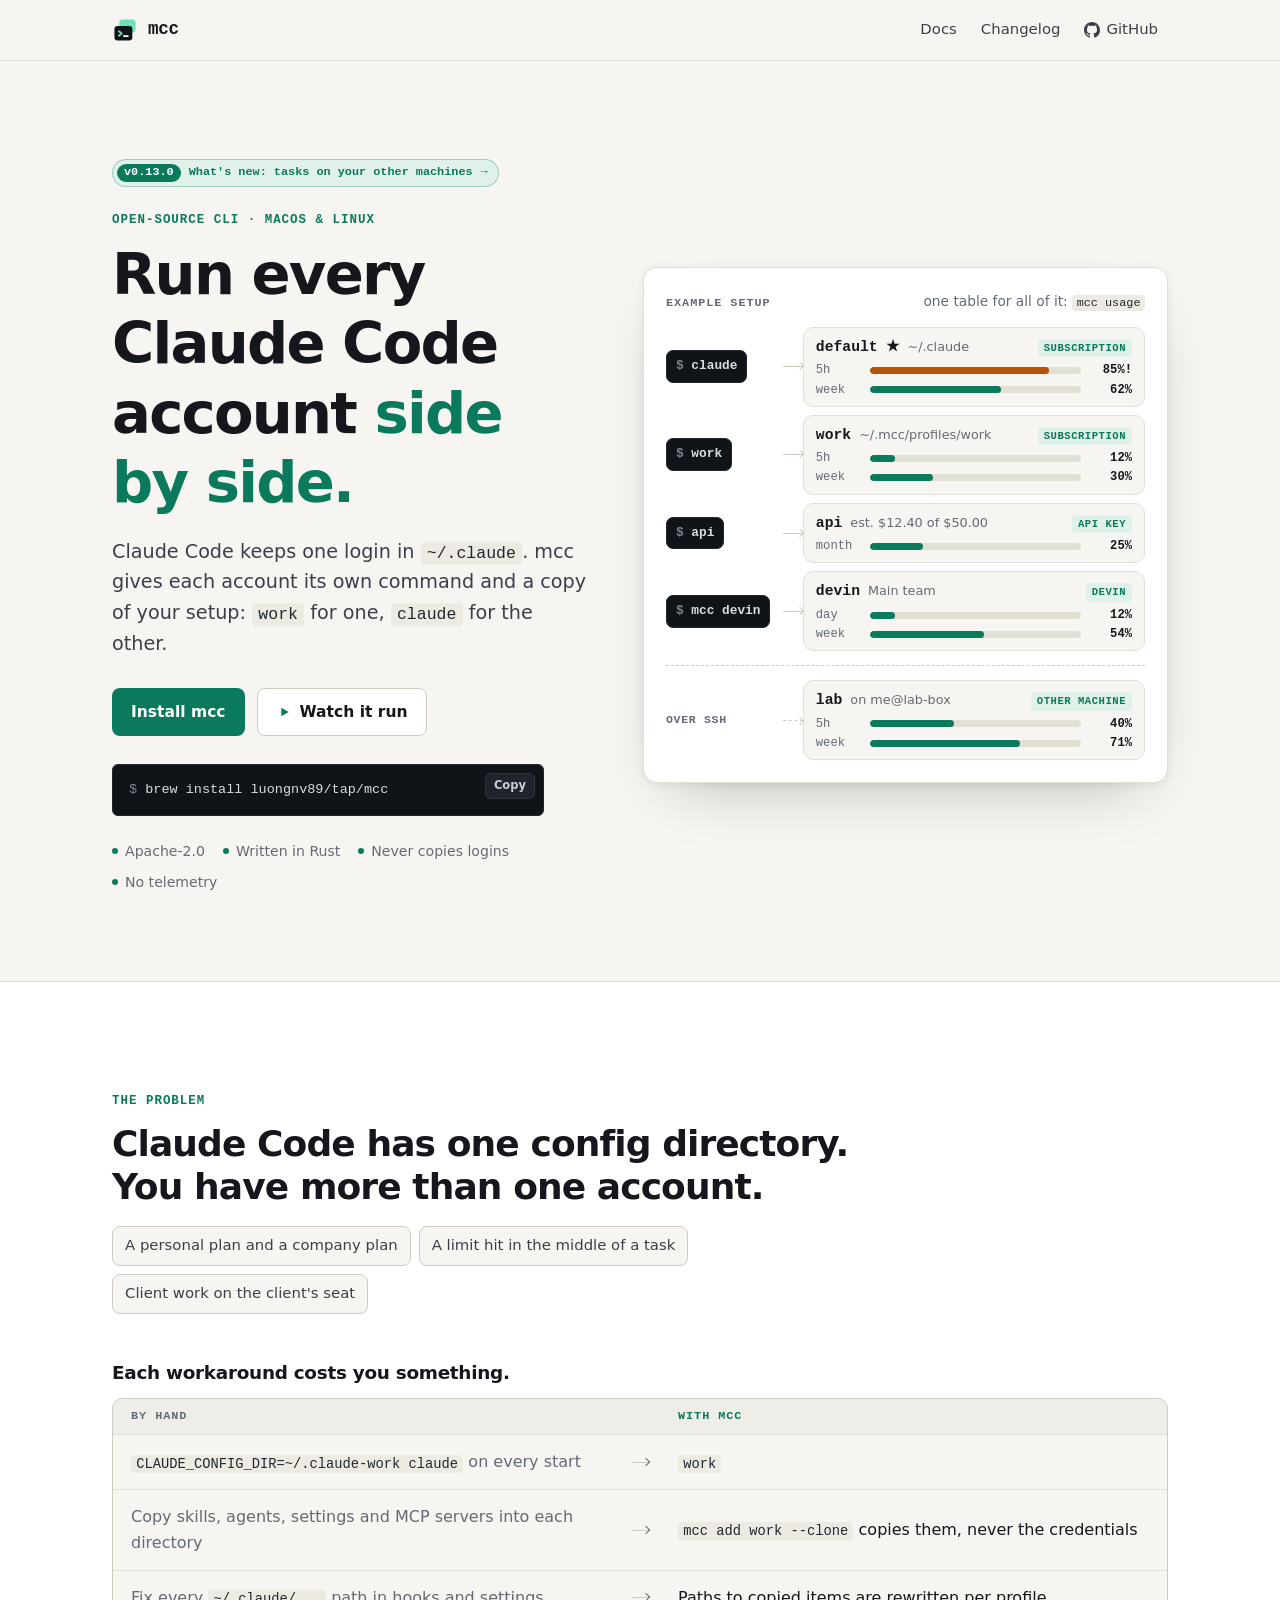
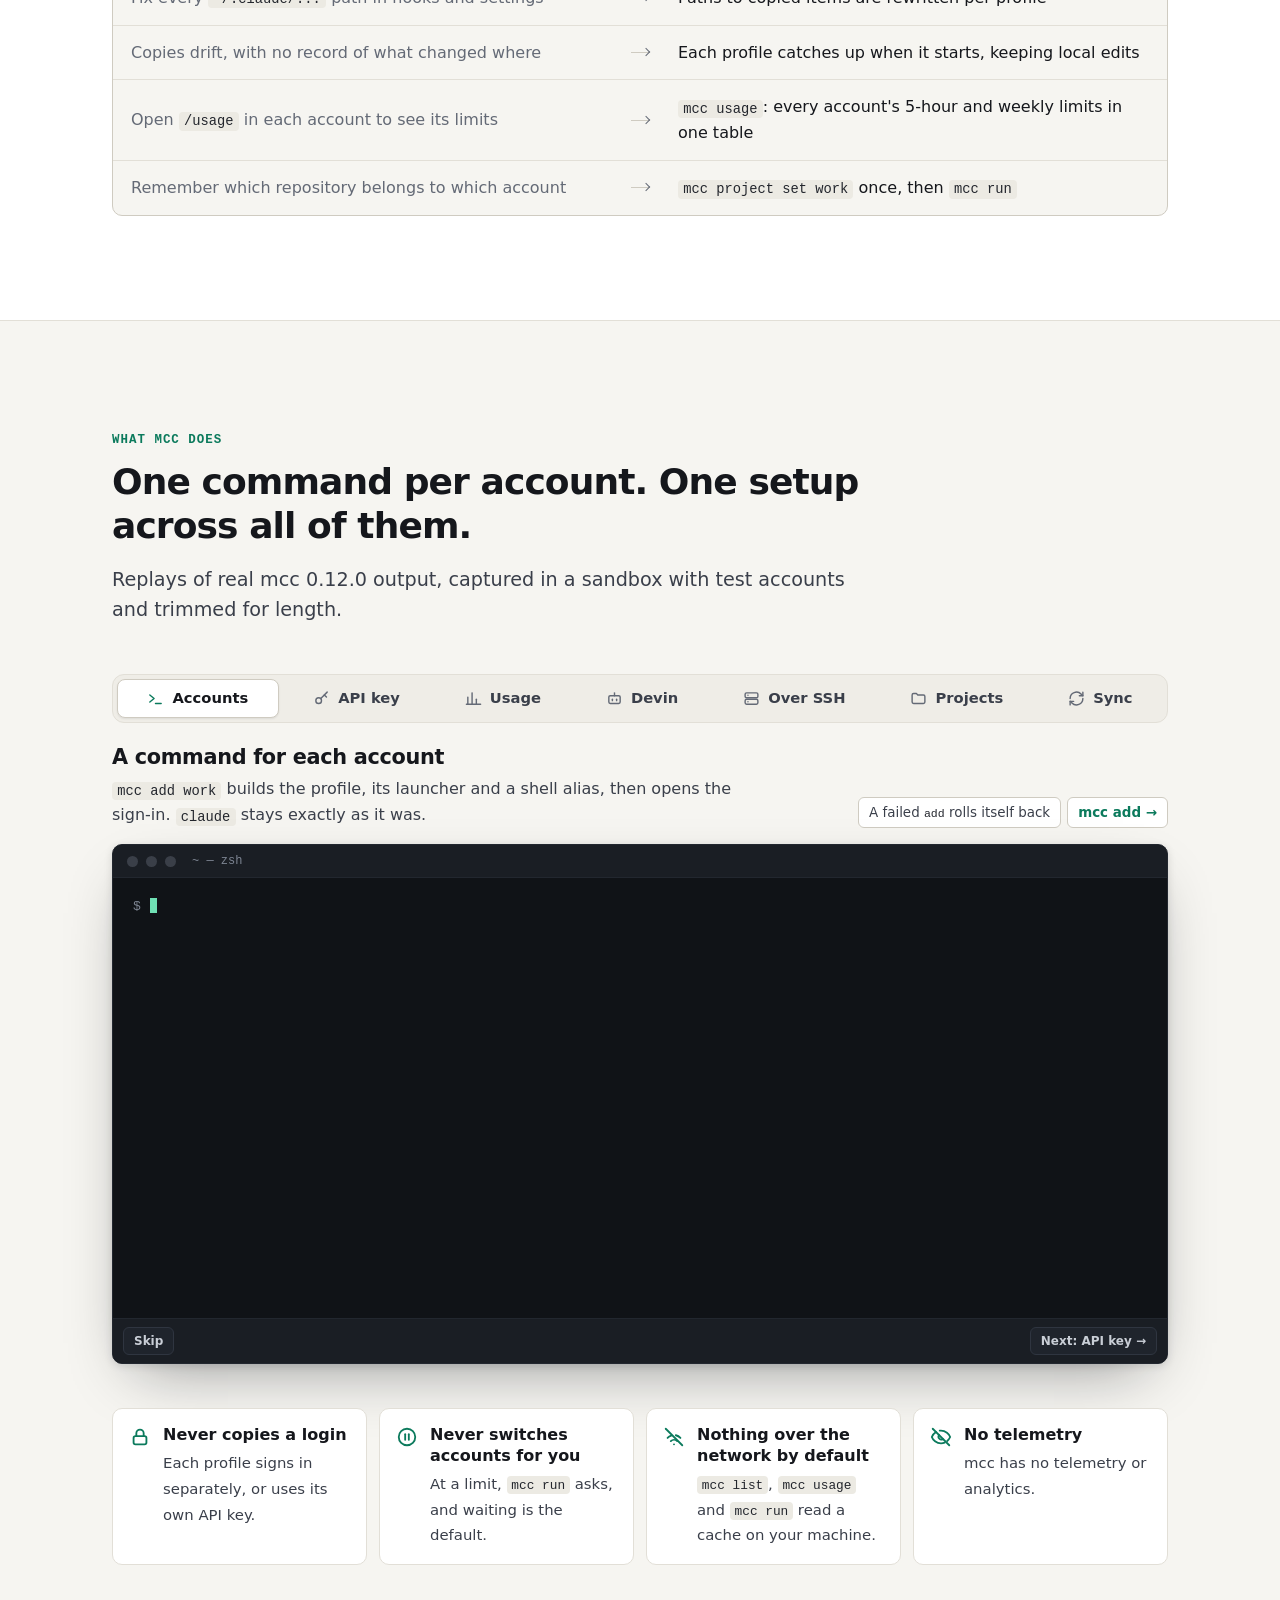
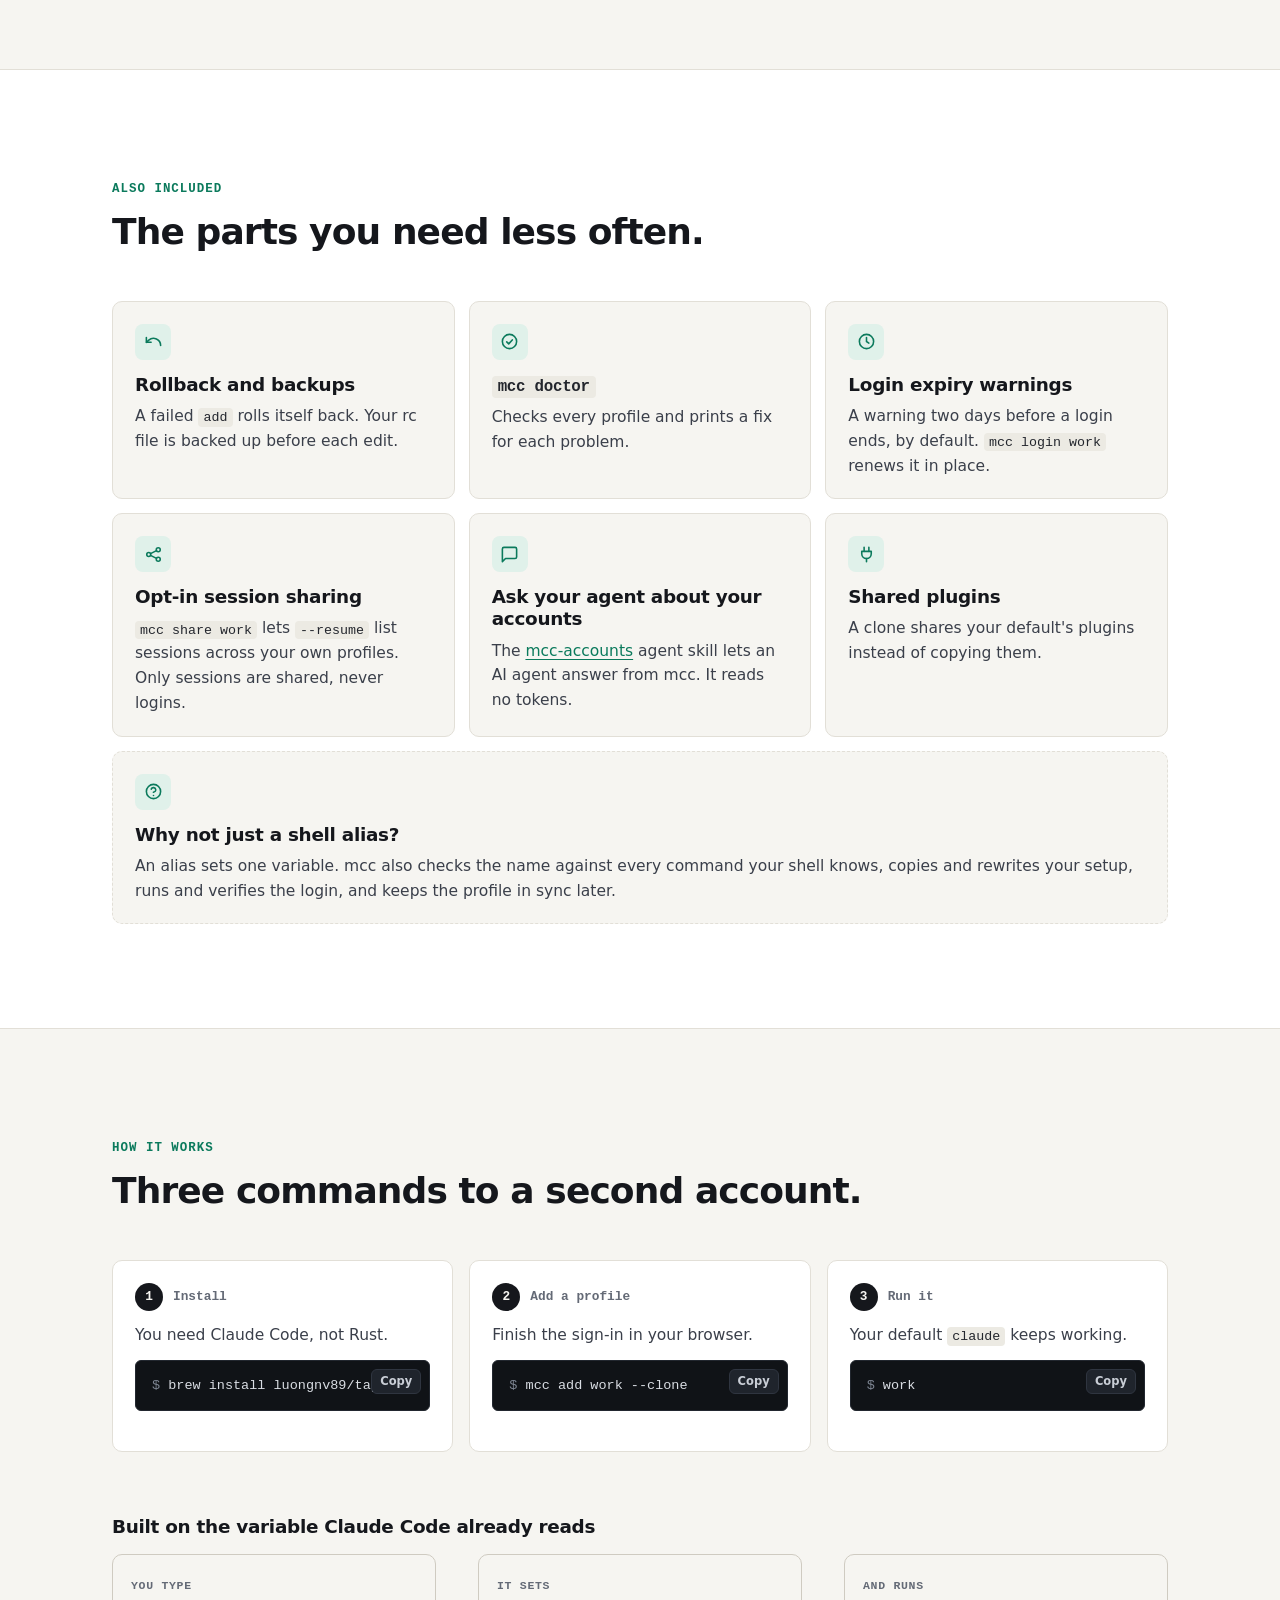
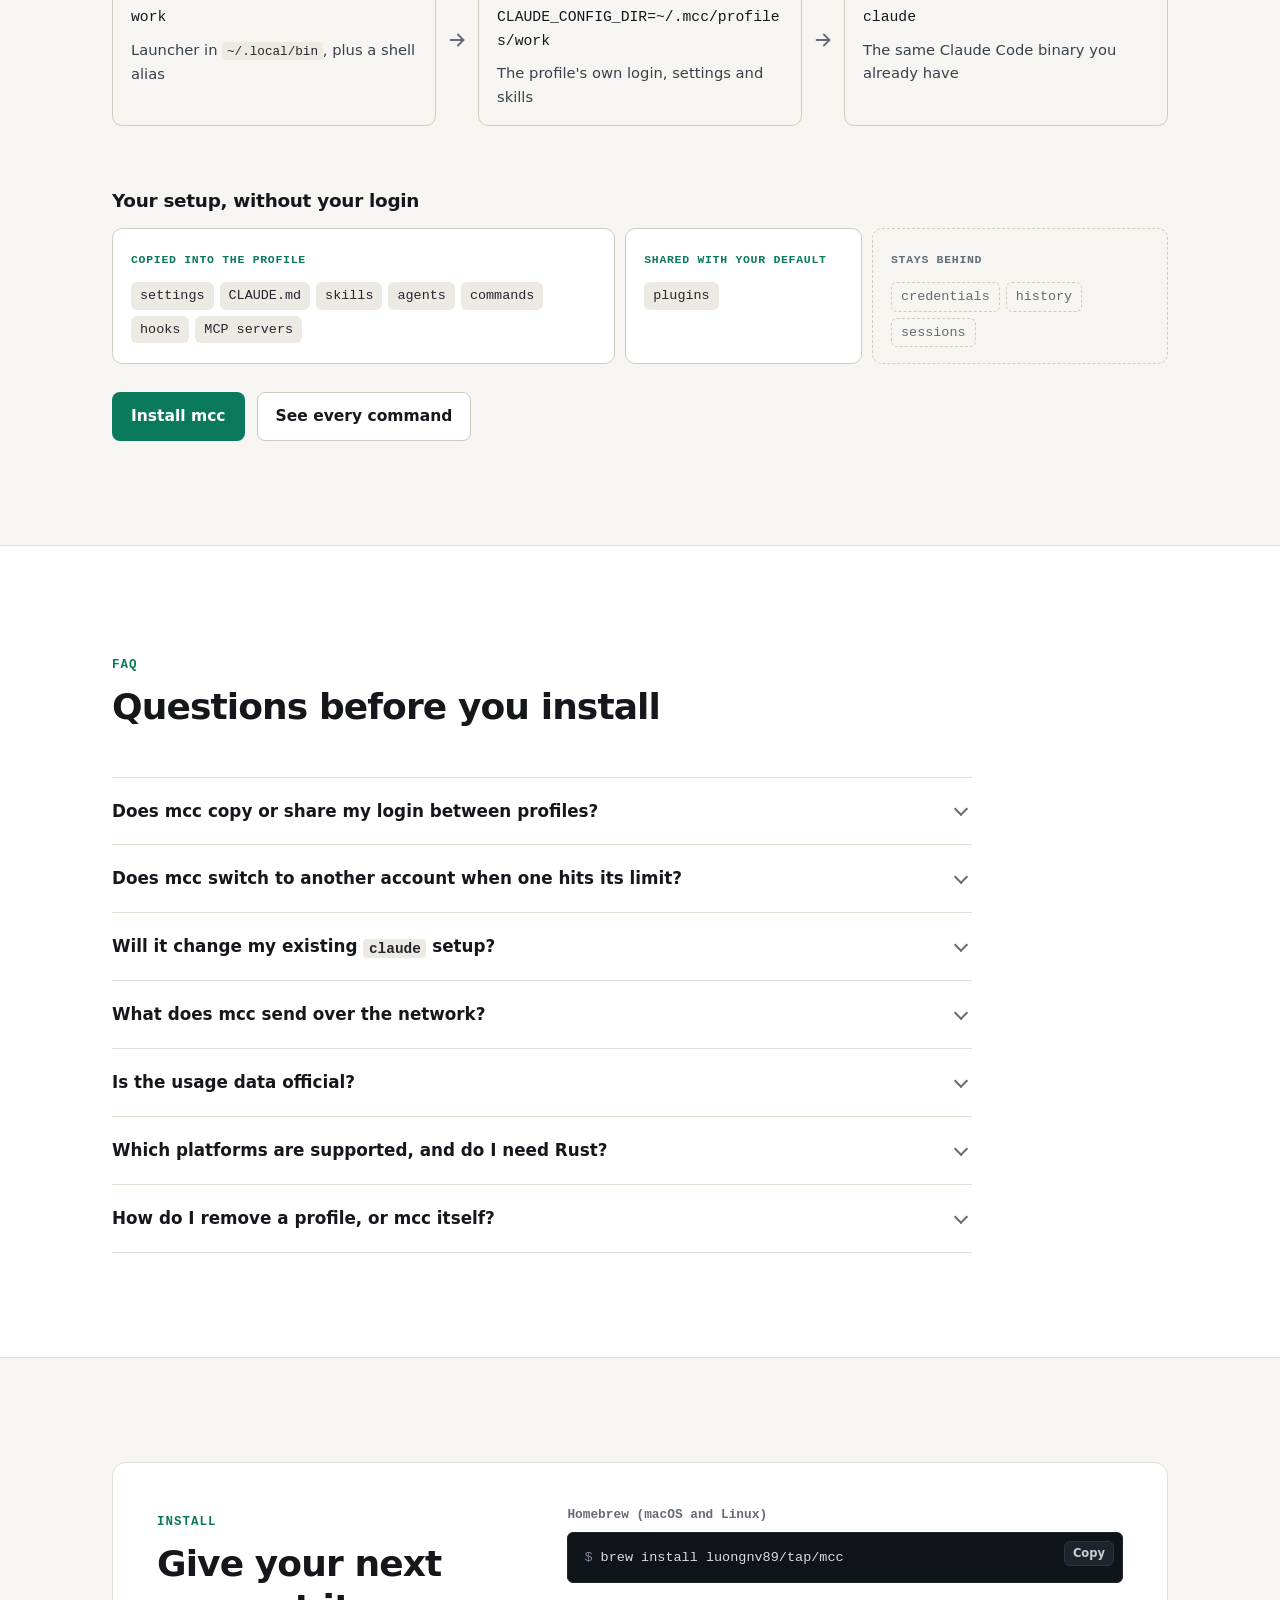
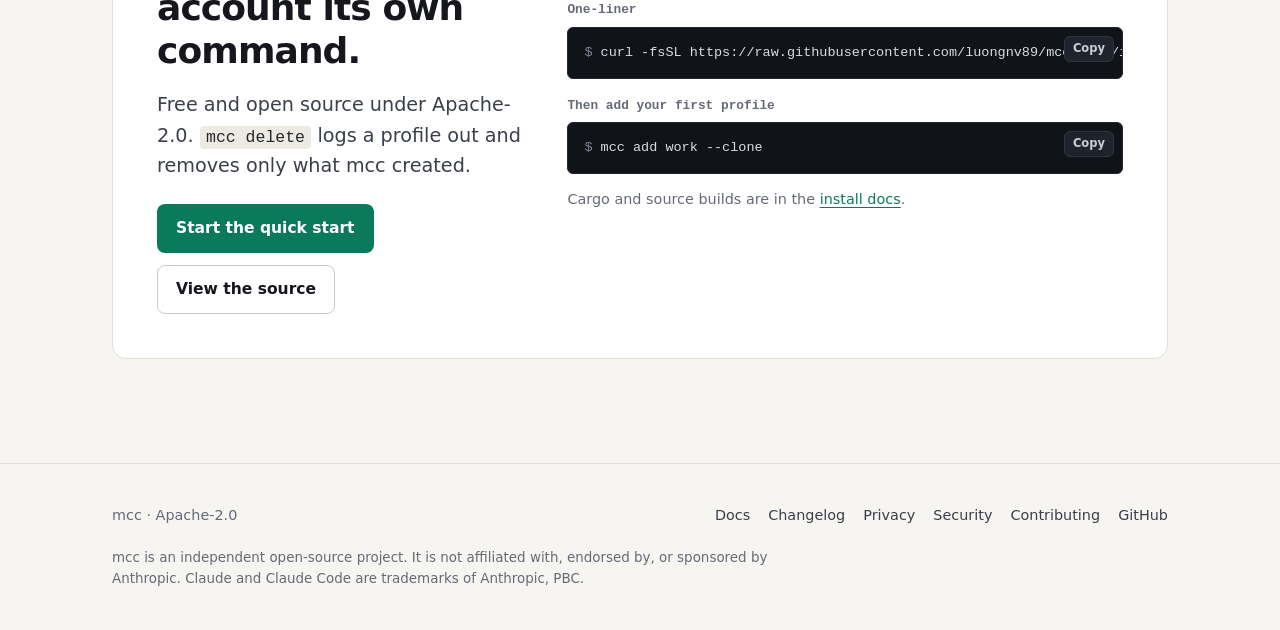
<file: docs/index.html>
<!doctype html>
<html lang="en">
<head>
  <meta charset="utf-8">
  <meta name="viewport" content="width=device-width, initial-scale=1, viewport-fit=cover">
  <title>mcc — run every Claude Code account side by side</title>
  <meta name="description" content="mcc is an open-source CLI that gives each Claude Code account its own login, its own command, and a copy of your main setup. macOS and Linux.">
  <link rel="canonical" href="https://luongnv89.github.io/mcc/">
  <meta property="og:type" content="website">
  <meta property="og:title" content="mcc — run every Claude Code account side by side">
  <meta property="og:description" content="One command per account, one setup across all of them. Open-source CLI for macOS and Linux.">
  <meta property="og:url" content="https://luongnv89.github.io/mcc/">
  <meta name="twitter:card" content="summary">
  <meta name="theme-color" content="#f6f5f1" media="(prefers-color-scheme: light)">
  <meta name="theme-color" content="#0d0f12" media="(prefers-color-scheme: dark)">
  <link rel="icon" href="assets/favicon.svg" type="image/svg+xml">
  <link rel="stylesheet" href="assets/site.css">
  <script type="application/ld+json">
  {
    "@context": "https://schema.org",
    "@type": "SoftwareApplication",
    "name": "mcc",
    "description": "Manage multiple Claude Code profiles (accounts) from one CLI.",
    "applicationCategory": "DeveloperApplication",
    "operatingSystem": "macOS, Linux",
    "softwareVersion": "0.13.0",
    "license": "https://www.apache.org/licenses/LICENSE-2.0",
    "codeRepository": "https://github.com/luongnv89/mcc",
    "offers": { "@type": "Offer", "price": "0", "priceCurrency": "USD" }
  }
  </script>
</head>
<body>
<a class="skip" href="#main">Skip to content</a>

<header class="site-header">
  <div class="wrap">
    <a class="brand" href="./" aria-label="mcc home">
      <svg viewBox="0 0 32 32" aria-hidden="true"><rect x="9" y="3" width="20" height="16" rx="4" fill="#6fe0b4"/><rect x="3" y="11" width="22" height="18" rx="4" fill="#101317"/><path d="M8.5 17.5l3.5 2.75-3.5 2.75" fill="none" stroke="#6fe0b4" stroke-width="2.2" stroke-linecap="round" stroke-linejoin="round"/><path d="M14.5 23.5h5" stroke="#fff" stroke-width="2.2" stroke-linecap="round"/></svg>
      mcc
    </a>
    <nav class="nav" aria-label="Main">
      <a href="docs.html">Docs</a>
      <a href="changelog.html">Changelog</a>
      <a class="nav-gh" href="https://github.com/luongnv89/mcc">
        <svg viewBox="0 0 16 16" fill="currentColor" aria-hidden="true"><path d="M8 0C3.58 0 0 3.58 0 8c0 3.54 2.29 6.53 5.47 7.59.4.07.55-.17.55-.38 0-.19-.01-.82-.01-1.49-2.01.37-2.53-.49-2.69-.94-.09-.23-.48-.94-.82-1.13-.28-.15-.68-.52-.01-.53.63-.01 1.08.58 1.23.82.72 1.21 1.87.87 2.33.66.07-.52.28-.87.51-1.07-1.78-.2-3.64-.89-3.64-3.95 0-.87.31-1.59.82-2.15-.08-.2-.36-1.02.08-2.12 0 0 .67-.21 2.2.82.64-.18 1.32-.27 2-.27.68 0 1.36.09 2 .27 1.53-1.04 2.2-.82 2.2-.82.44 1.1.16 1.92.08 2.12.51.56.82 1.27.82 2.15 0 3.07-1.87 3.75-3.65 3.95.29.25.54.73.54 1.48 0 1.07-.01 1.93-.01 2.2 0 .21.15.46.55.38A8.013 8.013 0 0016 8c0-4.42-3.58-8-8-8z"/></svg>
        GitHub
      </a>
    </nav>
  </div>
</header>

<main id="main">

  <!-- HERO -->
  <section class="hero">
    <div class="wrap hero-grid">
      <div>
        <p class="hero-release"><a class="pill pill-link" href="changelog.html#v0.13.0"><span class="pill-tag">v0.13.0</span> What's new: tasks on your other machines<span aria-hidden="true">→</span></a></p>
        <span class="eyebrow">Open-source CLI · macOS &amp; Linux</span>
        <h1>Run every Claude Code account <span class="hl">side by side.</span></h1>
        <p class="lede">Claude Code keeps one login in <code>~/.claude</code>. mcc gives each account its own command and a copy of your setup: <code>work</code> for one, <code>claude</code> for the other.</p>
        <div class="cta-row">
          <a class="btn btn-primary" href="#install">Install mcc</a>
          <a class="btn btn-ghost" href="#demo">
            <svg viewBox="0 0 24 24" fill="currentColor" aria-hidden="true"><path d="M8 5.5v13l11-6.5z"/></svg>
            Watch it run
          </a>
        </div>
        <div class="code hero-cmd"><pre><span class="p">$ </span>brew install luongnv89/tap/mcc</pre></div>
        <ul class="trust" aria-label="Project facts">
          <li>Apache-2.0</li>
          <li>Written in Rust</li>
          <li>Never copies logins</li>
          <li>No telemetry</li>
        </ul>
      </div>

      <!-- Example setup: the same accounts and numbers as the replays below. -->
      <figure class="board" aria-label="Example setup: each command starts its own account">
        <figcaption class="board-cap"><strong>Example setup</strong><span>one table for all of it: <code>mcc usage</code></span></figcaption>
        <ol class="board-rows">
          <li class="board-row">
            <code class="board-cmd">claude</code>
            <span class="board-wire" aria-hidden="true"></span>
            <a class="board-acct" href="#sim-accounts">
              <span class="board-name">default ★ <small>~/.claude</small><span class="kind">Subscription</span></span>
              <span class="gauge"><span>5h</span><span class="meter is-warn" style="--v:85;--i:0"><i></i></span><b>85%!</b></span>
              <span class="gauge"><span>week</span><span class="meter" style="--v:62;--i:1"><i></i></span><b>62%</b></span>
            </a>
          </li>
          <li class="board-row">
            <code class="board-cmd">work</code>
            <span class="board-wire" aria-hidden="true"></span>
            <a class="board-acct" href="#sim-accounts">
              <span class="board-name">work <small>~/.mcc/profiles/work</small><span class="kind">Subscription</span></span>
              <span class="gauge"><span>5h</span><span class="meter" style="--v:12;--i:2"><i></i></span><b>12%</b></span>
              <span class="gauge"><span>week</span><span class="meter" style="--v:30;--i:3"><i></i></span><b>30%</b></span>
            </a>
          </li>
          <li class="board-row">
            <code class="board-cmd">api</code>
            <span class="board-wire" aria-hidden="true"></span>
            <a class="board-acct" href="#sim-api">
              <span class="board-name">api <small>est. $12.40 of $50.00</small><span class="kind">API key</span></span>
              <span class="gauge"><span>month</span><span class="meter" style="--v:25;--i:4"><i></i></span><b>25%</b></span>
            </a>
          </li>
          <li class="board-row">
            <code class="board-cmd">mcc devin</code>
            <span class="board-wire" aria-hidden="true"></span>
            <a class="board-acct" href="#sim-devin">
              <span class="board-name">devin <small>Main team</small><span class="kind">Devin</span></span>
              <span class="gauge"><span>day</span><span class="meter" style="--v:12;--i:5"><i></i></span><b>12%</b></span>
              <span class="gauge"><span>week</span><span class="meter" style="--v:54;--i:6"><i></i></span><b>54%</b></span>
            </a>
          </li>
          <li class="board-row is-remote">
            <span class="board-via">over SSH</span>
            <span class="board-wire" aria-hidden="true"></span>
            <a class="board-acct" href="#sim-ssh">
              <span class="board-name">lab <small>on me@lab-box</small><span class="kind">Other machine</span></span>
              <span class="gauge"><span>5h</span><span class="meter" style="--v:40;--i:7"><i></i></span><b>40%</b></span>
              <span class="gauge"><span>week</span><span class="meter" style="--v:71;--i:8"><i></i></span><b>71%</b></span>
            </a>
          </li>
        </ol>
      </figure>
    </div>
  </section>

  <!-- PROBLEM + AGITATE -->
  <section class="section-alt" aria-labelledby="problem-title">
    <div class="wrap">
      <div class="section-head">
        <span class="eyebrow">The problem</span>
        <h2 id="problem-title">Claude Code has one config directory. You have more than one account.</h2>
        <ul class="scenes" aria-label="When a second account shows up">
          <li>A personal plan and a company plan</li>
          <li>A limit hit in the middle of a task</li>
          <li>Client work on the client's seat</li>
        </ul>
      </div>

      <h3 class="compare-title" id="agitate-title">Each workaround costs you something.</h3>
      <div class="compare" role="group" aria-labelledby="agitate-title">
        <div class="compare-head" aria-hidden="true">
          <span class="by">By hand</span><span></span><span class="with">With mcc</span>
        </div>
        <ul class="compare-rows">
          <li>
            <div class="by"><span class="compare-k">By hand</span> <code>CLAUDE_CONFIG_DIR=~/.claude-work claude</code> on every start</div>
            <span class="compare-arrow" aria-hidden="true"></span>
            <div class="with"><span class="compare-k">With mcc</span> <code>work</code></div>
          </li>
          <li>
            <div class="by"><span class="compare-k">By hand</span> Copy skills, agents, settings and MCP servers into each directory</div>
            <span class="compare-arrow" aria-hidden="true"></span>
            <div class="with"><span class="compare-k">With mcc</span> <code>mcc add work --clone</code> copies them, never the credentials</div>
          </li>
          <li>
            <div class="by"><span class="compare-k">By hand</span> Fix every <code>~/.claude/...</code> path in hooks and settings</div>
            <span class="compare-arrow" aria-hidden="true"></span>
            <div class="with"><span class="compare-k">With mcc</span> Paths to copied items are rewritten per profile</div>
          </li>
          <li>
            <div class="by"><span class="compare-k">By hand</span> Copies drift, with no record of what changed where</div>
            <span class="compare-arrow" aria-hidden="true"></span>
            <div class="with"><span class="compare-k">With mcc</span> Each profile catches up when it starts, keeping local edits</div>
          </li>
          <li>
            <div class="by"><span class="compare-k">By hand</span> Open <code>/usage</code> in each account to see its limits</div>
            <span class="compare-arrow" aria-hidden="true"></span>
            <div class="with"><span class="compare-k">With mcc</span> <code>mcc usage</code>: every account's 5-hour and weekly limits in one table</div>
          </li>
          <li>
            <div class="by"><span class="compare-k">By hand</span> Remember which repository belongs to which account</div>
            <span class="compare-arrow" aria-hidden="true"></span>
            <div class="with"><span class="compare-k">With mcc</span> <code>mcc project set work</code> once, then <code>mcc run</code></div>
          </li>
        </ul>
      </div>
    </div>
  </section>

  <!-- SOLUTION: the simulator -->
  <section id="demo" aria-labelledby="solution-title">
    <div class="wrap">
      <div class="section-head">
        <span class="eyebrow">What mcc does</span>
        <h2 id="solution-title">One command per account. One setup across all of them.</h2>
        <p class="lede">Replays of real mcc 0.12.0 output, captured in a sandbox with test accounts and trimmed for length.</p>
      </div>

      <div class="sim" data-sim>
        <div class="sim-tabs" role="tablist" aria-label="Feature replays">
          <button class="sim-tab" type="button" role="tab" id="tab-accounts" aria-controls="sim-accounts" aria-selected="true">
            <svg viewBox="0 0 24 24" fill="none" stroke="currentColor" stroke-width="2" stroke-linecap="round" stroke-linejoin="round" aria-hidden="true"><path d="M4 17l6-5-6-5"/><path d="M12 19h8"/></svg>Accounts
          </button>
          <button class="sim-tab" type="button" role="tab" id="tab-api" aria-controls="sim-api" aria-selected="false" tabindex="-1">
            <svg viewBox="0 0 24 24" fill="none" stroke="currentColor" stroke-width="2" stroke-linecap="round" stroke-linejoin="round" aria-hidden="true"><circle cx="8" cy="15" r="4"/><path d="M11 12l9-9"/><path d="M16 7l3 3"/></svg>API key
          </button>
          <button class="sim-tab" type="button" role="tab" id="tab-usage" aria-controls="sim-usage" aria-selected="false" tabindex="-1">
            <svg viewBox="0 0 24 24" fill="none" stroke="currentColor" stroke-width="2" stroke-linecap="round" stroke-linejoin="round" aria-hidden="true"><path d="M4 20V10"/><path d="M10 20V4"/><path d="M16 20v-7"/><path d="M22 20H2"/></svg>Usage
          </button>
          <button class="sim-tab" type="button" role="tab" id="tab-devin" aria-controls="sim-devin" aria-selected="false" tabindex="-1">
            <svg viewBox="0 0 24 24" fill="none" stroke="currentColor" stroke-width="2" stroke-linecap="round" stroke-linejoin="round" aria-hidden="true"><rect x="4" y="8" width="16" height="11" rx="2"/><path d="M12 8V4"/><path d="M9 13v2"/><path d="M15 13v2"/></svg>Devin
          </button>
          <button class="sim-tab" type="button" role="tab" id="tab-ssh" aria-controls="sim-ssh" aria-selected="false" tabindex="-1">
            <svg viewBox="0 0 24 24" fill="none" stroke="currentColor" stroke-width="2" stroke-linecap="round" stroke-linejoin="round" aria-hidden="true"><rect x="3" y="4" width="18" height="7" rx="2"/><rect x="3" y="13" width="18" height="7" rx="2"/><path d="M7 7.5h.01"/><path d="M7 16.5h.01"/></svg>Over SSH
          </button>
          <button class="sim-tab" type="button" role="tab" id="tab-projects" aria-controls="sim-projects" aria-selected="false" tabindex="-1">
            <svg viewBox="0 0 24 24" fill="none" stroke="currentColor" stroke-width="2" stroke-linecap="round" stroke-linejoin="round" aria-hidden="true"><path d="M3 7a2 2 0 012-2h4l2 2h8a2 2 0 012 2v8a2 2 0 01-2 2H5a2 2 0 01-2-2z"/></svg>Projects
          </button>
          <button class="sim-tab" type="button" role="tab" id="tab-sync" aria-controls="sim-sync" aria-selected="false" tabindex="-1">
            <svg viewBox="0 0 24 24" fill="none" stroke="currentColor" stroke-width="2" stroke-linecap="round" stroke-linejoin="round" aria-hidden="true"><path d="M21 12a9 9 0 01-15.5 6.2L3 16"/><path d="M3 12a9 9 0 0115.5-6.2L21 8"/><path d="M21 3v5h-5"/><path d="M3 21v-5h5"/></svg>Sync
          </button>
        </div>

        <div class="sim-panel" id="sim-accounts" role="tabpanel" aria-labelledby="tab-accounts" data-label="Accounts">
          <div class="sim-cap">
            <div>
              <h3>A command for each account</h3>
              <p><code>mcc add work</code> builds the profile, its launcher and a shell alias, then opens the sign-in. <code>claude</code> stays exactly as it was.</p>
            </div>
            <ul class="sim-facts">
              <li>A failed <code>add</code> rolls itself back</li>
              <li><a href="docs.html#cmd-add">mcc add</a></li>
            </ul>
          </div>
          <figure class="term" aria-label="Terminal: adding a profile named work">
            <div class="term-bar" aria-hidden="true"><i></i><i></i><i></i><span>~ — zsh</span></div>
            <div class="sim-screen">
<pre><span class="p">$ </span><span class="c">mcc add work --clone</span>
<span class="a">◆ Add Claude Code profile "work"</span>
  [1/8] Validate alias
        <span class="g">✓</span> done — "work" is available (1ms)
  [2/8] Create ~/.mcc/profiles/work
        <span class="g">✓</span> done (0ms)
  [3/8] Copy setup from the default profile
<span class="soft">        <span class="g">✓</span> done — 14 items (settings 1, claude-md 1, agents 3, skills 7, commands 1, hooks 1), 1 MCP servers; plugins shared with the default; no credentials copied (9ms)</span>
  [4/8] Install launcher ~/.local/bin/work
        <span class="g">✓</span> done (0ms)
  [5/8] Add shell alias
        <span class="g">✓</span> done — ~/.zshrc (0ms)
  [6/8] Register profile
        <span class="g">✓</span> done — ~/.mcc/config.toml (0ms)
  [7/8] Log in (complete the sign-in in your browser)
Login successful.
        <span class="g">✓</span> done (10ms)
  [8/8] Verify login
        <span class="g">✓</span> done — dev@acme.example (8ms)

  Result: profile "work" is ready — start it with `work`
    Command:           work
    Account:           dev@acme.example
    Directory:         ~/.mcc/profiles/work
    Setup:             cloned from default (sync later with `mcc sync`)
    Launcher:          ~/.local/bin/work
    Shell alias:       ~/.zshrc
<span class="p">$ </span><span class="c">work</span><span class="d">     # Claude Code on the work account</span>
<span class="p">$ </span><span class="c">claude</span><span class="d">   # your default account, unchanged</span></pre>
            </div>
          </figure>
        </div>

        <div class="sim-panel" id="sim-api" role="tabpanel" aria-labelledby="tab-api" data-label="API key">
          <div class="sim-cap">
            <div>
              <h3>Profiles that run on an API key</h3>
              <p>Paying with an Anthropic API key instead of a subscription? The key goes in by pipe or hidden prompt, never as an argument, and the profile needs no sign-in.</p>
            </div>
            <ul class="sim-facts">
              <li>Key kept in a <code>0600</code> file</li>
              <li>Spend against a budget you set</li>
              <li><a href="docs.html#cmd-add">API-key profiles</a></li>
            </ul>
          </div>
          <figure class="term" aria-label="Terminal: adding a profile that uses an API key, then listing profiles">
            <div class="term-bar" aria-hidden="true"><i></i><i></i><i></i><span>~ — zsh</span></div>
            <div class="sim-screen">
<pre><span class="p">$ </span><span class="c">mcc add api --clone --api-key-stdin --budget 50 &lt; key.txt</span>
<span class="a">◆ Add Claude Code profile "api"</span>
  [1/9] Validate alias
        <span class="g">✓</span> done — "api" is available (0ms)
<span class="d">  ⋮</span>
  [6/9] Store the API key
        <span class="g">✓</span> done — ~/.mcc/keys/api-c3eeea3b.key (only you can read it) (7ms)
  [7/9] Install the mcc statusline (records the estimated spend)
        <span class="g">✓</span> done — in settings.json and its settings overlay settings.mcc.json (1ms)
  [8/9] Set apiKeyHelper
        <span class="g">✓</span> done — apiKeyHelper set (0ms)
  [9/9] Register profile
        <span class="g">✓</span> done — ~/.mcc/config.toml (0ms)

  Result: API-key profile "api" is ready — start it with `api`
    Command:           api
    Auth:              API key, in ~/.mcc/keys/api-c3eeea3b.key
    Budget:            $50.00 a month
<span class="p">$ </span><span class="c">mcc list</span><span class="d">     # after a few sessions on the key</span>
<span class="w"># NAME       ACCOUNT   5H                     WEEK                 LAST USED  SYNC</span>
1 default ★  Personal  <span class="y">█████████</span><span class="d">░</span> <span class="y">85%!</span> (35m)  <span class="g">██████</span><span class="d">░░░░</span> 62% (3d)  just now   —
2 work       Acme      <span class="g">█</span><span class="d">░░░░░░░░░</span> 12% (4h)    <span class="g">███</span><span class="d">░░░░░░░</span> 30% (5d)  just now   <span class="g">✓</span>

<span class="w"># API KEY  ACCOUNT  EST. SPEND (THIS MONTH, THIS MACHINE)          LAST USED  SYNC</span>
3 api      —        est. $12.40 this month of $50.00 budget (25%)  just now   <span class="g">✓</span>
  <span class="b">●</span> 3 profiles · 4.2 KB on disk · add one with `mcc add &lt;alias&gt;`</pre>
            </div>
          </figure>
        </div>

        <div class="sim-panel" id="sim-usage" role="tabpanel" aria-labelledby="tab-usage" data-label="Usage">
          <div class="sim-cap">
            <div>
              <h3>Every limit on one screen</h3>
              <p><code>mcc usage</code> shows each account's 5-hour and weekly usage and when it resets. Anything at 80% gets a <code>!</code>, at 95% a <code>!!</code>, so it reads the same without colour.</p>
            </div>
            <ul class="sim-facts">
              <li>Reads no token, touches no network</li>
              <li>Emails hidden by default</li>
              <li><a href="docs.html#cmd-usage">mcc usage</a></li>
            </ul>
          </div>
          <figure class="term" aria-label="Terminal: mcc usage output for two subscriptions, an API-key profile and Devin">
            <div class="term-bar" aria-hidden="true"><i></i><i></i><i></i><span>~ — zsh</span></div>
            <div class="sim-screen">
<pre><span class="p">$ </span><span class="c">mcc usage</span>
<span class="w"># PROFILE    LAST ACTIVE  LOGIN ENDS  5-HOUR           RESETS IN                 WEEKLY          RESETS IN                 UPDATED</span>
1 work       48m ago      1d 3h       <span class="g">█</span><span class="d">░░░░░░░░░</span> 12%   4h 5m <span class="d">(Tue Nov 24 22:46)</span>  <span class="g">███</span><span class="d">░░░░░░░</span> 30%  5d 1h <span class="d">(Sun Nov 29 20:36)</span>  53m ago
2 default ★  1m ago       27d 2h      <span class="y">█████████</span><span class="d">░</span> <span class="y">85%!</span>  30m <span class="d">(Tue Nov 24 19:11)</span>    <span class="g">██████</span><span class="d">░░░░</span> 62%  3d 3h <span class="d">(Fri Nov 27 22:36)</span>  6m ago

<span class="w"># API KEY  LAST ACTIVE  EST. SPEND (THIS MONTH, THIS MACHINE)</span>
3 api      2h ago       est. $12.40 this month of $50.00 budget (25%)

<span class="w"># PROVIDER  DAILY           RESETS IN                  WEEKLY          RESETS IN                 OVERAGE  UPDATED</span>
4 devin     <span class="g">█</span><span class="d">░░░░░░░░░</span> 12%  7h 55m <span class="d">(Wed Nov 25 02:36)</span>  <span class="g">█████</span><span class="d">░░░░░</span> 54%  3d 3h <span class="d">(Fri Nov 27 22:36)</span>  $3.50    17m ago
  <span class="y">⚠</span> Login for 'work' expires in 1d 3h <span class="d">(Wed Nov 25 22:36)</span> — run `mcc login work` to renew it</pre>
            </div>
          </figure>
        </div>

        <div class="sim-panel" id="sim-devin" role="tabpanel" aria-labelledby="tab-devin" data-label="Devin">
          <div class="sim-cap">
            <div>
              <h3>Devin beside your accounts</h3>
              <p>Signed in to the Devin CLI? <code>mcc devin</code> starts it with its own settings and login, and its daily and weekly quota shows up beside your accounts.</p>
            </div>
            <ul class="sim-facts">
              <li>mcc only reads Devin's login</li>
              <li><a href="docs.html#cmd-devin">mcc devin</a></li>
            </ul>
          </div>
          <figure class="term" aria-label="Terminal: starting Devin and reading its quota">
            <div class="term-bar" aria-hidden="true"><i></i><i></i><i></i><span>~ — zsh</span></div>
            <div class="sim-screen">
<pre><span class="p">$ </span><span class="c">mcc devin</span><span class="d">     # starts the Devin CLI, with its own login and settings</span>
<span class="p">$ </span><span class="c">mcc usage devin</span>
<span class="w"># PROVIDER  DAILY           RESETS IN                  WEEKLY          RESETS IN                 OVERAGE  UPDATED</span>
1 devin     <span class="g">█</span><span class="d">░░░░░░░░░</span> 12%  7h 55m <span class="d">(Wed Nov 25 02:36)</span>  <span class="g">█████</span><span class="d">░░░░░</span> 54%  3d 3h <span class="d">(Fri Nov 27 22:36)</span>  $3.50    17m ago
<span class="p">$ </span><span class="c">mcc list</span>
<span class="w"># NAME       ACCOUNT    5H                     WEEK                 LAST USED  SYNC</span>
1 default ★  Personal   <span class="y">█████████</span><span class="d">░</span> <span class="y">85%!</span> (35m)  <span class="g">██████</span><span class="d">░░░░</span> 62% (3d)  just now   —
2 work       Acme       <span class="g">█</span><span class="d">░░░░░░░░░</span> 12% (4h)    <span class="g">███</span><span class="d">░░░░░░░</span> 30% (5d)  just now   <span class="g">✓</span>
3 devin      Main team  n/a                    <span class="g">█████</span><span class="d">░░░░░</span> 54% (3d)  —          —

<span class="w"># API KEY  ACCOUNT  EST. SPEND (THIS MONTH, THIS MACHINE)          LAST USED  SYNC</span>
4 api      —        est. $12.40 this month of $50.00 budget (25%)  just now   <span class="g">✓</span>
  <span class="b">●</span> 3 profiles · 4.2 KB on disk · add one with `mcc add &lt;alias&gt;`</pre>
            </div>
          </figure>
        </div>

        <div class="sim-panel" id="sim-ssh" role="tabpanel" aria-labelledby="tab-ssh" data-label="Over SSH">
          <div class="sim-cap">
            <div>
              <h3>Your other machines, over SSH</h3>
              <p>List a machine once in <code>~/.mcc/config.toml</code>. <code>mcc usage</code> then reads its accounts over SSH with your own keys, one table per machine. The same machine can take tasks: <code>mcc remote work lab "list failed systemd units"</code> has <code>work</code> run commands there over SSH, with no Claude Code or mcc on it.</p>
              <div class="code sim-snippet"><pre>[machines.lab]
host = "me@lab-box"</pre></div>
            </div>
            <ul class="sim-facts">
              <li>No login or token leaves any machine</li>
              <li><a href="docs.html#machines">Multiple machines</a></li>
              <li><a href="docs.html#cmd-remote">mcc remote</a></li>
            </ul>
          </div>
          <figure class="term" aria-label="Terminal: mcc usage with one table for this machine and one for a machine named lab">
            <div class="term-bar" aria-hidden="true"><i></i><i></i><i></i><span>~ — zsh</span></div>
            <div class="sim-screen">
<pre><span class="p">$ </span><span class="c">mcc usage</span>
<span class="d">── </span><span class="w">local</span><span class="d"> · updated 3m ago ─────────────────────────────────────────────────────────────────────────</span>
<span class="w"># PROFILE    ALSO ON  LAST ACTIVE  LOGIN ENDS  5-HOUR      RESETS IN  WEEKLY     RESETS IN  UPDATED</span>
1 work       —        48m ago      1d 3h       <span class="g">█</span><span class="d">░░░░</span> 12%   4h 8m      <span class="g">██</span><span class="d">░░░</span> 30%  5d 1h      50m ago
2 default ★  lab      1m ago       27d 2h      <span class="y">████</span><span class="d">░</span> <span class="y">85%!</span>  33m        <span class="g">███</span><span class="d">░░</span> 62%  3d 3h      3m ago

<span class="w"># API KEY  LAST ACTIVE  EST. SPEND (THIS MONTH, THIS MACHINE)</span>
3 api      2h ago       est. $12.40 this month of $50.00 budget (25%)

<span class="w"># PROVIDER  DAILY      RESETS IN  WEEKLY     RESETS IN  OVERAGE  UPDATED</span>
4 devin     <span class="g">█</span><span class="d">░░░░</span> 12%  7h 58m     <span class="g">███</span><span class="d">░░</span> 54%  3d 3h      $3.50    14m ago

<span class="d">── </span><span class="w">lab (me@lab-box)</span><span class="d"> · updated 7m ago ──────────────────────────────────────────────────────────────</span>
<span class="w"># PROFILE    ALSO ON  LAST ACTIVE  LOGIN ENDS  5-HOUR      RESETS IN  WEEKLY     RESETS IN  UPDATED</span>
1 default ★  local    3h ago       unknown     <span class="y">████</span><span class="d">░</span> <span class="y">85%!</span>  33m        <span class="g">███</span><span class="d">░░</span> 62%  3d 3h      3m ago
2 lab        —        5m ago       unknown     <span class="g">██</span><span class="d">░░░</span> 40%   2h 12m     <span class="g">████</span><span class="d">░</span> 71%  5d 23h     7m ago</pre>
            </div>
          </figure>
        </div>

        <div class="sim-panel" id="sim-projects" role="tabpanel" aria-labelledby="tab-projects" data-label="Projects">
          <div class="sim-cap">
            <div>
              <h3>Each project on its own account</h3>
              <p><code>mcc project set work</code> makes <code>work</code> the profile <code>mcc run</code> starts in this repository. At its limit, <code>mcc run</code> asks first, with waiting as the default.</p>
            </div>
            <ul class="sim-facts">
              <li>mcc never switches accounts for you</li>
              <li><a href="docs.html#per-project">Per-project profiles</a></li>
            </ul>
          </div>
          <figure class="term" aria-label="Terminal: giving a project its profile, then mcc run at the limit">
            <div class="term-bar" aria-hidden="true"><i></i><i></i><i></i><span>~/code/app — zsh</span></div>
            <div class="sim-screen">
<pre><span class="p">$ </span><span class="c">mcc project set work --allow lab</span>
  <span class="g">✓</span> ~/code/app: `mcc run` starts `work` here; at its limit it can also offer `lab`
<span class="p">$ </span><span class="c">mcc here</span>
Here: `work` — the default for ~/code/app
  directory  ~/code/app
  account    Acme (email hidden)
  config     ~/.mcc/profiles/work
<span class="p">$ </span><span class="c">mcc run</span>
  <span class="b">●</span> starting `work` — the default for ~/code/app (5h 12%, week 30% used · 53m ago)
<span class="p">$ </span><span class="c">mcc run</span><span class="d">     # later, with `work` at its 5-hour limit</span>
  <span class="y">⚠</span> `work` (the default for ~/code/app) is at its 5-hour limit, resets in 36m
? Wait, or start a profile? ›
<span class="a">❯ Wait — `work` resets in 36m</span>
  Start `work` anyway
  Start `lab` instead</pre>
            </div>
          </figure>
        </div>

        <div class="sim-panel" id="sim-sync" role="tabpanel" aria-labelledby="tab-sync" data-label="Sync">
          <div class="sim-cap">
            <div>
              <h3>Sync when your main setup changes</h3>
              <p><code>mcc sync work</code> pulls new skills, settings and MCP servers from your default profile and keeps the changes you made in the profile.</p>
            </div>
            <ul class="sim-facts">
              <li>Every overwritten file is backed up first</li>
              <li>Auto sync is on by default</li>
              <li><a href="docs.html#clone-sync">Clone and sync</a></li>
            </ul>
          </div>
          <figure class="term" aria-label="Terminal: previewing a sync, then applying it">
            <div class="term-bar" aria-hidden="true"><i></i><i></i><i></i><span>~ — zsh</span></div>
            <div class="sim-screen">
<pre><span class="p">$ </span><span class="c">mcc sync work --dry-run</span>
<span class="a">◆ Sync default → "work"</span>
  [1/1] Compare with the default profile
        <span class="g">✓</span> done — 2 to add, 1 to update, 0 to remove, 5 unchanged, 1 local edit (1ms)
    claude-md:         1 local edit (kept)
    agents:            ~1 changed
    skills:            +2 new
  <span class="b">●</span> = CLAUDE.md (local edit, kept)
  <span class="b">●</span> ~ agents/reviewer.md
  <span class="b">●</span> + skills/changelog
  <span class="b">●</span> + skills/changelog/SKILL.md

<span class="soft">  Result: dry run — 3 change(s) would be applied to "work", except 1 local edit (kept); nothing was written</span>
<span class="p">$ </span><span class="c">mcc sync work</span>
<span class="a">◆ Sync default → "work"</span>
  [1/3] Compare with the default profile
        <span class="g">✓</span> done — 2 to add, 1 to update, 0 to remove, 5 unchanged, 1 local edit (1ms)
<span class="d">  ⋮</span>
  [2/3] Back up profile config
        <span class="g">✓</span> done — ~/.mcc/profiles/work/.mcc-backup/20261124-183703.820 (0ms)
  [3/3] Apply changes
        <span class="g">✓</span> done — 3 change(s) (1ms)

  Result: "work" now matches the default profile's setup, except 1 local edit (kept)</pre>
            </div>
          </figure>
        </div>
      </div>

      <ul class="never" aria-label="What mcc never does">
        <li>
          <svg viewBox="0 0 24 24" fill="none" stroke="currentColor" stroke-width="2" stroke-linecap="round" stroke-linejoin="round" aria-hidden="true"><rect x="5" y="11" width="14" height="9" rx="2"/><path d="M8 11V8a4 4 0 018 0v3"/></svg>
          <div><strong>Never copies a login</strong><span>Each profile signs in separately, or uses its own API key.</span></div>
        </li>
        <li>
          <svg viewBox="0 0 24 24" fill="none" stroke="currentColor" stroke-width="2" stroke-linecap="round" stroke-linejoin="round" aria-hidden="true"><circle cx="12" cy="12" r="9"/><path d="M10 9v6"/><path d="M14 9v6"/></svg>
          <div><strong>Never switches accounts for you</strong><span>At a limit, <code>mcc run</code> asks, and waiting is the default.</span></div>
        </li>
        <li>
          <svg viewBox="0 0 24 24" fill="none" stroke="currentColor" stroke-width="2" stroke-linecap="round" stroke-linejoin="round" aria-hidden="true"><path d="M3 3l18 18"/><path d="M8.5 16.5a5 5 0 017 0"/><path d="M5 13a10 10 0 014-2.6"/><path d="M19 13a10 10 0 00-5-2.9"/><path d="M12 20h.01"/></svg>
          <div><strong>Nothing over the network by default</strong><span><code>mcc list</code>, <code>mcc usage</code> and <code>mcc run</code> read a cache on your machine.</span></div>
        </li>
        <li>
          <svg viewBox="0 0 24 24" fill="none" stroke="currentColor" stroke-width="2" stroke-linecap="round" stroke-linejoin="round" aria-hidden="true"><path d="M3 3l18 18"/><path d="M10.6 5.1A10 10 0 0112 5c5 0 9 4 10 7a12 12 0 01-3.2 4.3"/><path d="M6.5 6.6A12 12 0 002 12c1 3 5 7 10 7a10 10 0 004-.8"/><path d="M9.9 9.9a3 3 0 004.2 4.2"/></svg>
          <div><strong>No telemetry</strong><span>mcc has no telemetry or analytics.</span></div>
        </li>
      </ul>
    </div>
  </section>

  <!-- SOLUTION: the rest -->
  <section class="section-alt" aria-labelledby="more-title">
    <div class="wrap">
      <div class="section-head">
        <span class="eyebrow">Also included</span>
        <h2 id="more-title">The parts you need less often.</h2>
      </div>
      <div class="features">
        <article class="card feature">
          <div class="icon" aria-hidden="true"><svg viewBox="0 0 24 24" fill="none" stroke="currentColor" stroke-width="2" stroke-linecap="round" stroke-linejoin="round"><path d="M3 7v6h6"/><path d="M21 17a9 9 0 00-15-6.7L3 13"/></svg></div>
          <h3>Rollback and backups</h3>
          <p>A failed <code>add</code> rolls itself back. Your rc file is backed up before each edit.</p>
        </article>
        <article class="card feature">
          <div class="icon" aria-hidden="true"><svg viewBox="0 0 24 24" fill="none" stroke="currentColor" stroke-width="2" stroke-linecap="round" stroke-linejoin="round"><circle cx="12" cy="12" r="9"/><path d="M8.5 12.5l2.5 2.5 4.5-5"/></svg></div>
          <h3><code>mcc doctor</code></h3>
          <p>Checks every profile and prints a fix for each problem.</p>
        </article>
        <article class="card feature">
          <div class="icon" aria-hidden="true"><svg viewBox="0 0 24 24" fill="none" stroke="currentColor" stroke-width="2" stroke-linecap="round" stroke-linejoin="round"><circle cx="12" cy="12" r="9"/><path d="M12 7v5l3 2"/></svg></div>
          <h3>Login expiry warnings</h3>
          <p>A warning two days before a login ends, by default. <code>mcc login work</code> renews it in place.</p>
        </article>
        <article class="card feature">
          <div class="icon" aria-hidden="true"><svg viewBox="0 0 24 24" fill="none" stroke="currentColor" stroke-width="2" stroke-linecap="round" stroke-linejoin="round"><circle cx="6" cy="12" r="2.5"/><circle cx="18" cy="6" r="2.5"/><circle cx="18" cy="18" r="2.5"/><path d="M8.2 10.9l7.6-3.8"/><path d="M8.2 13.1l7.6 3.8"/></svg></div>
          <h3>Opt-in session sharing</h3>
          <p><code>mcc share work</code> lets <code>--resume</code> list sessions across your own profiles. Only sessions are shared, never logins.</p>
        </article>
        <article class="card feature">
          <div class="icon" aria-hidden="true"><svg viewBox="0 0 24 24" fill="none" stroke="currentColor" stroke-width="2" stroke-linecap="round" stroke-linejoin="round"><path d="M21 15a2 2 0 01-2 2H7l-4 4V5a2 2 0 012-2h14a2 2 0 012 2z"/></svg></div>
          <h3>Ask your agent about your accounts</h3>
          <p>The <a href="https://github.com/luongnv89/mcc/blob/main/skills/mcc-accounts/docs/README.md">mcc-accounts</a> agent skill lets an AI agent answer from mcc. It reads no tokens.</p>
        </article>
        <article class="card feature">
          <div class="icon" aria-hidden="true"><svg viewBox="0 0 24 24" fill="none" stroke="currentColor" stroke-width="2" stroke-linecap="round" stroke-linejoin="round"><path d="M9 3v5"/><path d="M15 3v5"/><path d="M6 8h12v3a6 6 0 01-12 0z"/><path d="M12 17v4"/></svg></div>
          <h3>Shared plugins</h3>
          <p>A clone shares your default's plugins instead of copying them.</p>
        </article>
        <article class="card feature feature-wide">
          <div class="icon" aria-hidden="true"><svg viewBox="0 0 24 24" fill="none" stroke="currentColor" stroke-width="2" stroke-linecap="round" stroke-linejoin="round"><circle cx="12" cy="12" r="9"/><path d="M9.1 9a3 3 0 015.8 1c0 2-3 3-3 3"/><path d="M12 17h.01"/></svg></div>
          <h3>Why not just a shell alias?</h3>
          <p>An alias sets one variable. mcc also checks the name against every command your shell knows, copies and rewrites your setup, runs and verifies the login, and keeps the profile in sync later.</p>
        </article>
      </div>
    </div>
  </section>

  <!-- HOW IT WORKS -->
  <section aria-labelledby="how-title">
    <div class="wrap">
      <div class="section-head">
        <span class="eyebrow">How it works</span>
        <h2 id="how-title">Three commands to a second account.</h2>
      </div>
      <div class="steps">
        <div class="card step">
          <span class="step-num">Install</span>
          <p>You need Claude Code, not Rust.</p>
          <div class="code"><pre><span class="p">$ </span>brew install luongnv89/tap/mcc</pre></div>
        </div>
        <div class="card step">
          <span class="step-num">Add a profile</span>
          <p>Finish the sign-in in your browser.</p>
          <div class="code"><pre><span class="p">$ </span>mcc add work --clone</pre></div>
        </div>
        <div class="card step">
          <span class="step-num">Run it</span>
          <p>Your default <code>claude</code> keeps working.</p>
          <div class="code"><pre><span class="p">$ </span>work</pre></div>
        </div>
      </div>

      <div class="how-block">
        <h3>Built on the variable Claude Code already reads</h3>
        <div class="flow">
          <div class="flow-node"><span class="k">You type</span><code>work</code><p>Launcher in <code>~/.local/bin</code>, plus a shell alias</p></div>
          <div class="flow-arrow" aria-hidden="true"><svg viewBox="0 0 24 24" fill="none" stroke="currentColor" stroke-width="2" stroke-linecap="round" stroke-linejoin="round"><path d="M5 12h14"/><path d="M13 6l6 6-6 6"/></svg></div>
          <div class="flow-node"><span class="k">It sets</span><code>CLAUDE_CONFIG_DIR=~/.mcc/profiles/work</code><p>The profile's own login, settings and skills</p></div>
          <div class="flow-arrow" aria-hidden="true"><svg viewBox="0 0 24 24" fill="none" stroke="currentColor" stroke-width="2" stroke-linecap="round" stroke-linejoin="round"><path d="M5 12h14"/><path d="M13 6l6 6-6 6"/></svg></div>
          <div class="flow-node"><span class="k">And runs</span><code>claude</code><p>The same Claude Code binary you already have</p></div>
        </div>
      </div>

      <div class="how-block">
        <h3>Your setup, without your login</h3>
        <div class="carry">
          <div class="carry-col">
            <span class="k">Copied into the profile</span>
            <ul class="chips">
              <li>settings</li><li>CLAUDE.md</li><li>skills</li><li>agents</li><li>commands</li><li>hooks</li><li>MCP servers</li>
            </ul>
          </div>
          <div class="carry-col">
            <span class="k">Shared with your default</span>
            <ul class="chips">
              <li>plugins</li>
            </ul>
          </div>
          <div class="carry-col is-never">
            <span class="k">Stays behind</span>
            <ul class="chips">
              <li>credentials</li><li>history</li><li>sessions</li>
            </ul>
          </div>
        </div>
        <div class="cta-row how-cta">
          <a class="btn btn-primary" href="#install">Install mcc</a>
          <a class="btn btn-ghost" href="docs.html#commands">See every command</a>
        </div>
      </div>
    </div>
  </section>

  <!-- FAQ -->
  <section class="section-alt" aria-labelledby="faq-title">
    <div class="wrap">
      <div class="section-head">
        <span class="eyebrow">FAQ</span>
        <h2 id="faq-title">Questions before you install</h2>
      </div>
      <div class="faq">
        <details>
          <summary>Does mcc copy or share my login between profiles?</summary>
          <div><p>No. Each profile signs in separately through <code>claude auth login</code>, or uses its own API key. Clone and sync never copy credentials, account identity, history, sessions or projects. A password or token in your shared settings is copied to another profile only after you agree, and is never shown.</p></div>
        </details>
        <details>
          <summary>Does mcc switch to another account when one hits its limit?</summary>
          <div><p>No. <code>mcc run</code> asks you to wait (the default), start it anyway, or pick a profile the project allows. Anthropic's seat rules and terms rule out automatic switching; see <a href="docs.html#per-project">Per-project profiles</a>.</p></div>
        </details>
        <details>
          <summary>Will it change my existing <code>claude</code> setup?</summary>
          <div><p>Your default profile stays in <code>~/.claude</code> and keeps the <code>claude</code> command, and you don't sign in again. Five things do reach it: a <code>settings.json</code> key you change in a profile (through <code>mcc sync</code>, after a backup), plugins a cloned profile shares with it, items you link with <code>mcc link</code>, the opt-in <code>mcc statusline install</code>, and <code>mcc default</code>, which asks first. The <a href="docs.html#clone-sync">docs</a> cover each one.</p></div>
        </details>
        <details>
          <summary>What does mcc send over the network?</summary>
          <div><p>By default, nothing: <code>mcc list</code>, <code>mcc usage</code> and <code>mcc run</code> read the usage <code>mcc statusline</code> cached on your machine. The live lookup is opt-in (<code>mcc usage --all</code>, with a risk notice each time), and machines you list are read over SSH with your own keys. <code>mcc remote</code> runs the commands Claude writes on a machine you name, over SSH, and sends no login or token to it. A login token is never printed, logged or written to disk. Details are on the <a href="privacy.html">privacy page</a>.</p></div>
        </details>
        <details>
          <summary>Is the usage data official?</summary>
          <div><p>By default it is what Claude Code itself passes to its status line, which <code>mcc statusline</code> caches. The opt-in live lookup uses the same endpoint as Claude Code's <code>/usage</code> screen. That endpoint is undocumented and may change. If it does, mcc shows <em>unavailable</em> instead of failing.</p></div>
        </details>
        <details>
          <summary>Which platforms are supported, and do I need Rust?</summary>
          <div><p>macOS and Linux, with zsh, bash or fish. Windows is not supported. You don't need Rust with Homebrew, or with the install script when the release has a prebuilt, checksum-verified binary for your platform. Building from source needs <code>cargo</code> (Rust 1.88 or newer).</p></div>
        </details>
        <details>
          <summary>How do I remove a profile, or mcc itself?</summary>
          <div><p><code>mcc delete work</code> logs the profile out, clears its keychain entry, and removes its directory, launcher, shell alias and registry entry. To remove mcc entirely, see <a href="docs.html#uninstall">Uninstall</a>.</p></div>
        </details>
      </div>
    </div>
  </section>

  <!-- FINAL CTA -->
  <section id="install" class="final" aria-labelledby="install-title">
    <div class="wrap">
      <div class="final-box">
        <div>
          <span class="eyebrow">Install</span>
          <h2 id="install-title">Give your next account its own command.</h2>
          <p class="lede final-lede">Free and open source under Apache-2.0. <code>mcc delete</code> logs a profile out and removes only what mcc created.</p>
          <div class="cta-row final-cta">
            <a class="btn btn-primary" href="docs.html#quick-start">Start the quick start</a>
            <a class="btn btn-ghost" href="https://github.com/luongnv89/mcc">View the source</a>
          </div>
        </div>
        <div>
          <p class="label">Homebrew (macOS and Linux)</p>
          <div class="code"><pre><span class="p">$ </span>brew install luongnv89/tap/mcc</pre></div>
          <p class="label">One-liner</p>
          <div class="code"><pre><span class="p">$ </span>curl -fsSL https://raw.githubusercontent.com/luongnv89/mcc/main/install.sh | sh</pre></div>
          <p class="label">Then add your first profile</p>
          <div class="code final-last"><pre><span class="p">$ </span>mcc add work --clone</pre></div>
          <p class="note">Cargo and source builds are in the <a href="docs.html#install">install docs</a>.</p>
        </div>
      </div>
    </div>
  </section>

</main>

<footer class="site-footer">
  <div class="wrap">
    <div class="foot-top">
      <span>mcc · Apache-2.0</span>
      <nav class="foot-links" aria-label="Footer">
        <a href="docs.html">Docs</a>
        <a href="changelog.html">Changelog</a>
        <a href="privacy.html">Privacy</a>
        <a href="https://github.com/luongnv89/mcc/blob/main/SECURITY.md">Security</a>
        <a href="https://github.com/luongnv89/mcc/blob/main/CONTRIBUTING.md">Contributing</a>
        <a href="https://github.com/luongnv89/mcc">GitHub</a>
      </nav>
    </div>
    <p class="disclaimer">mcc is an independent open-source project. It is not affiliated with, endorsed by, or sponsored by Anthropic. Claude and Claude Code are trademarks of Anthropic, PBC.</p>
  </div>
</footer>

<script src="assets/site.js" defer></script>
</body>
</html>
</file>
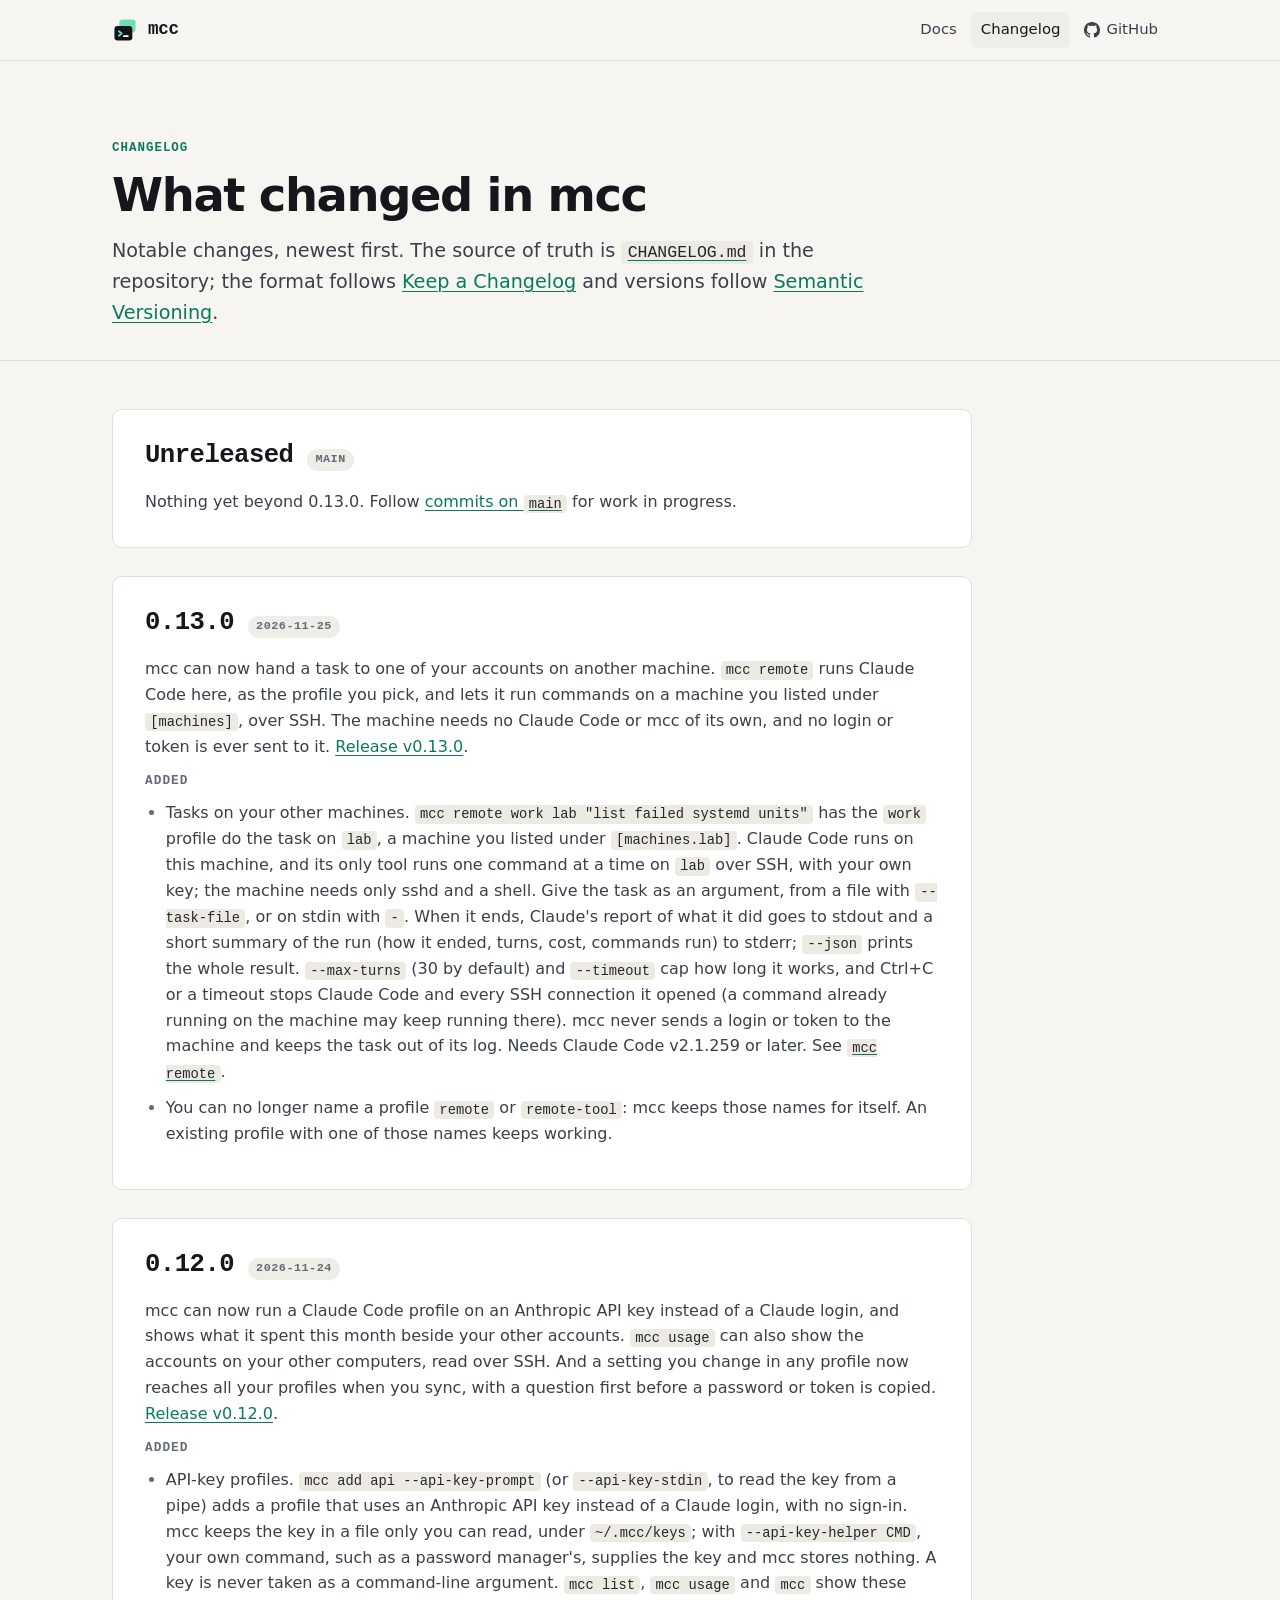
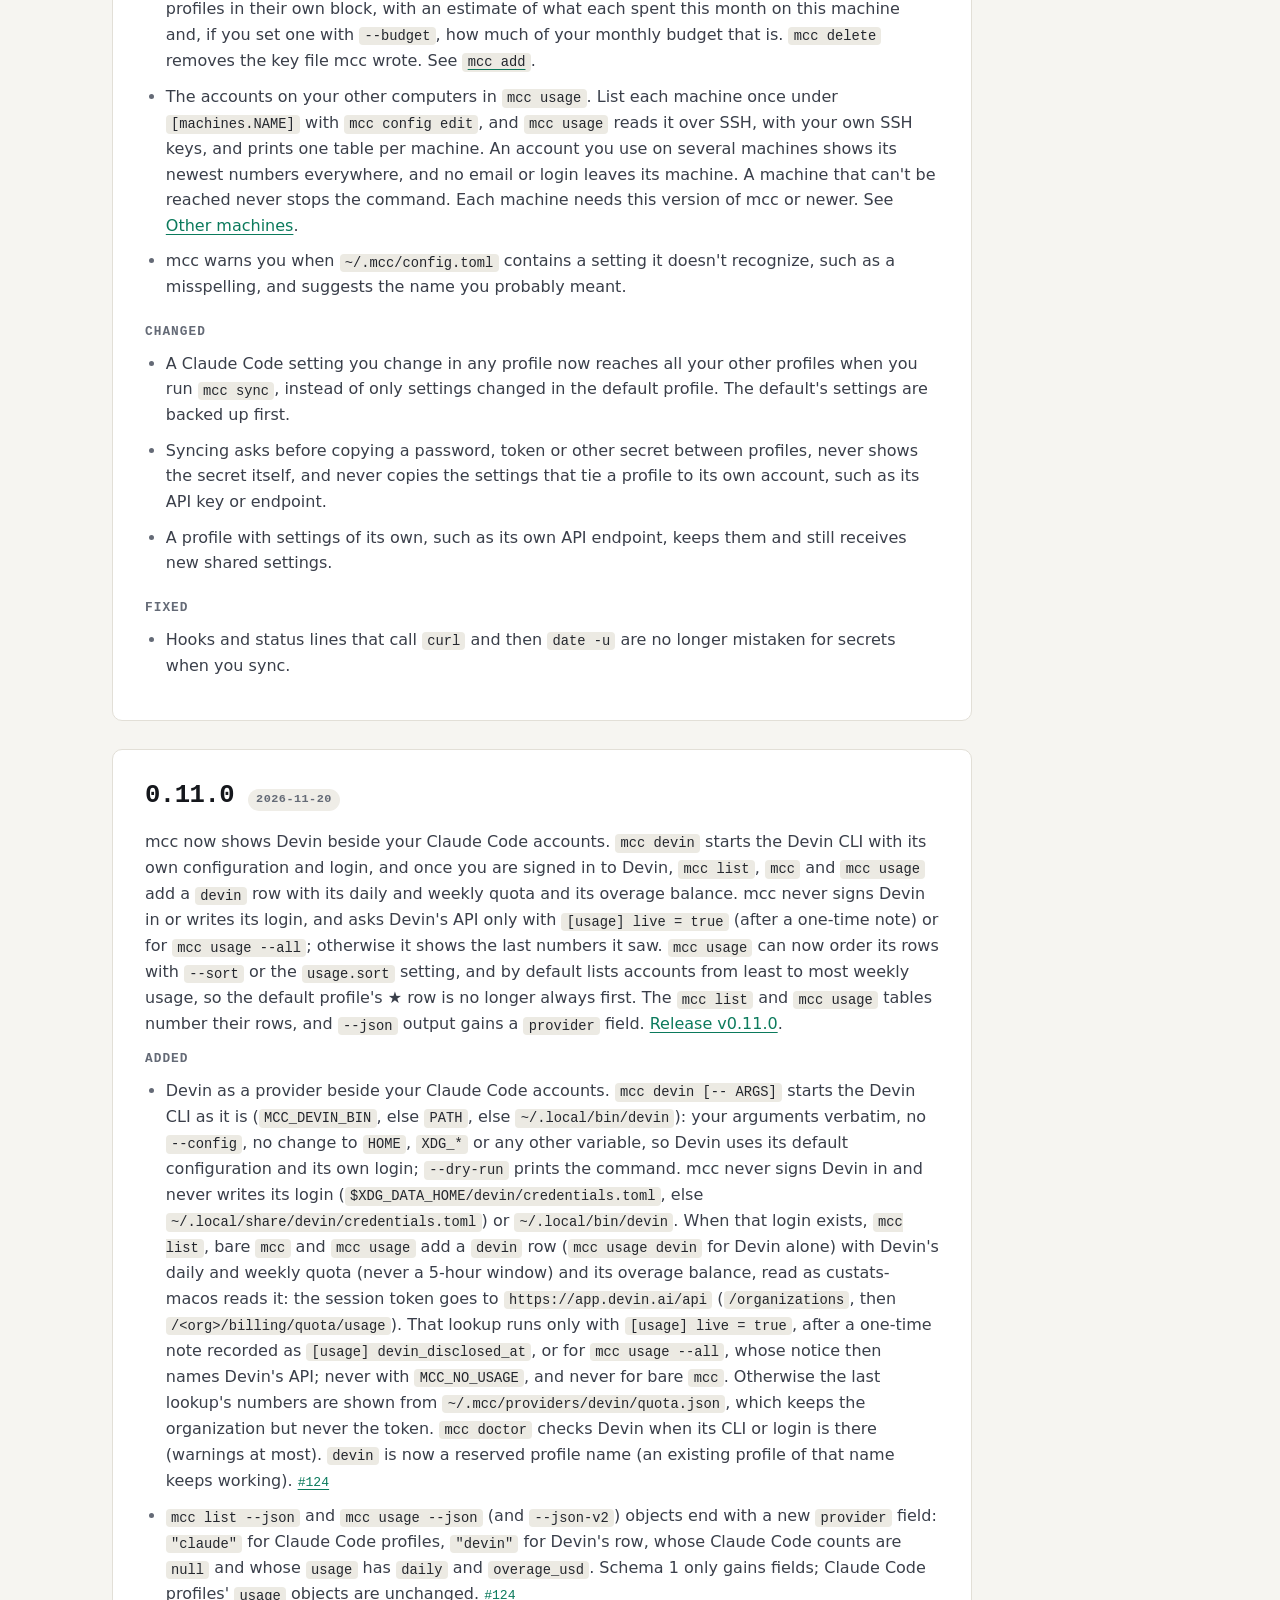
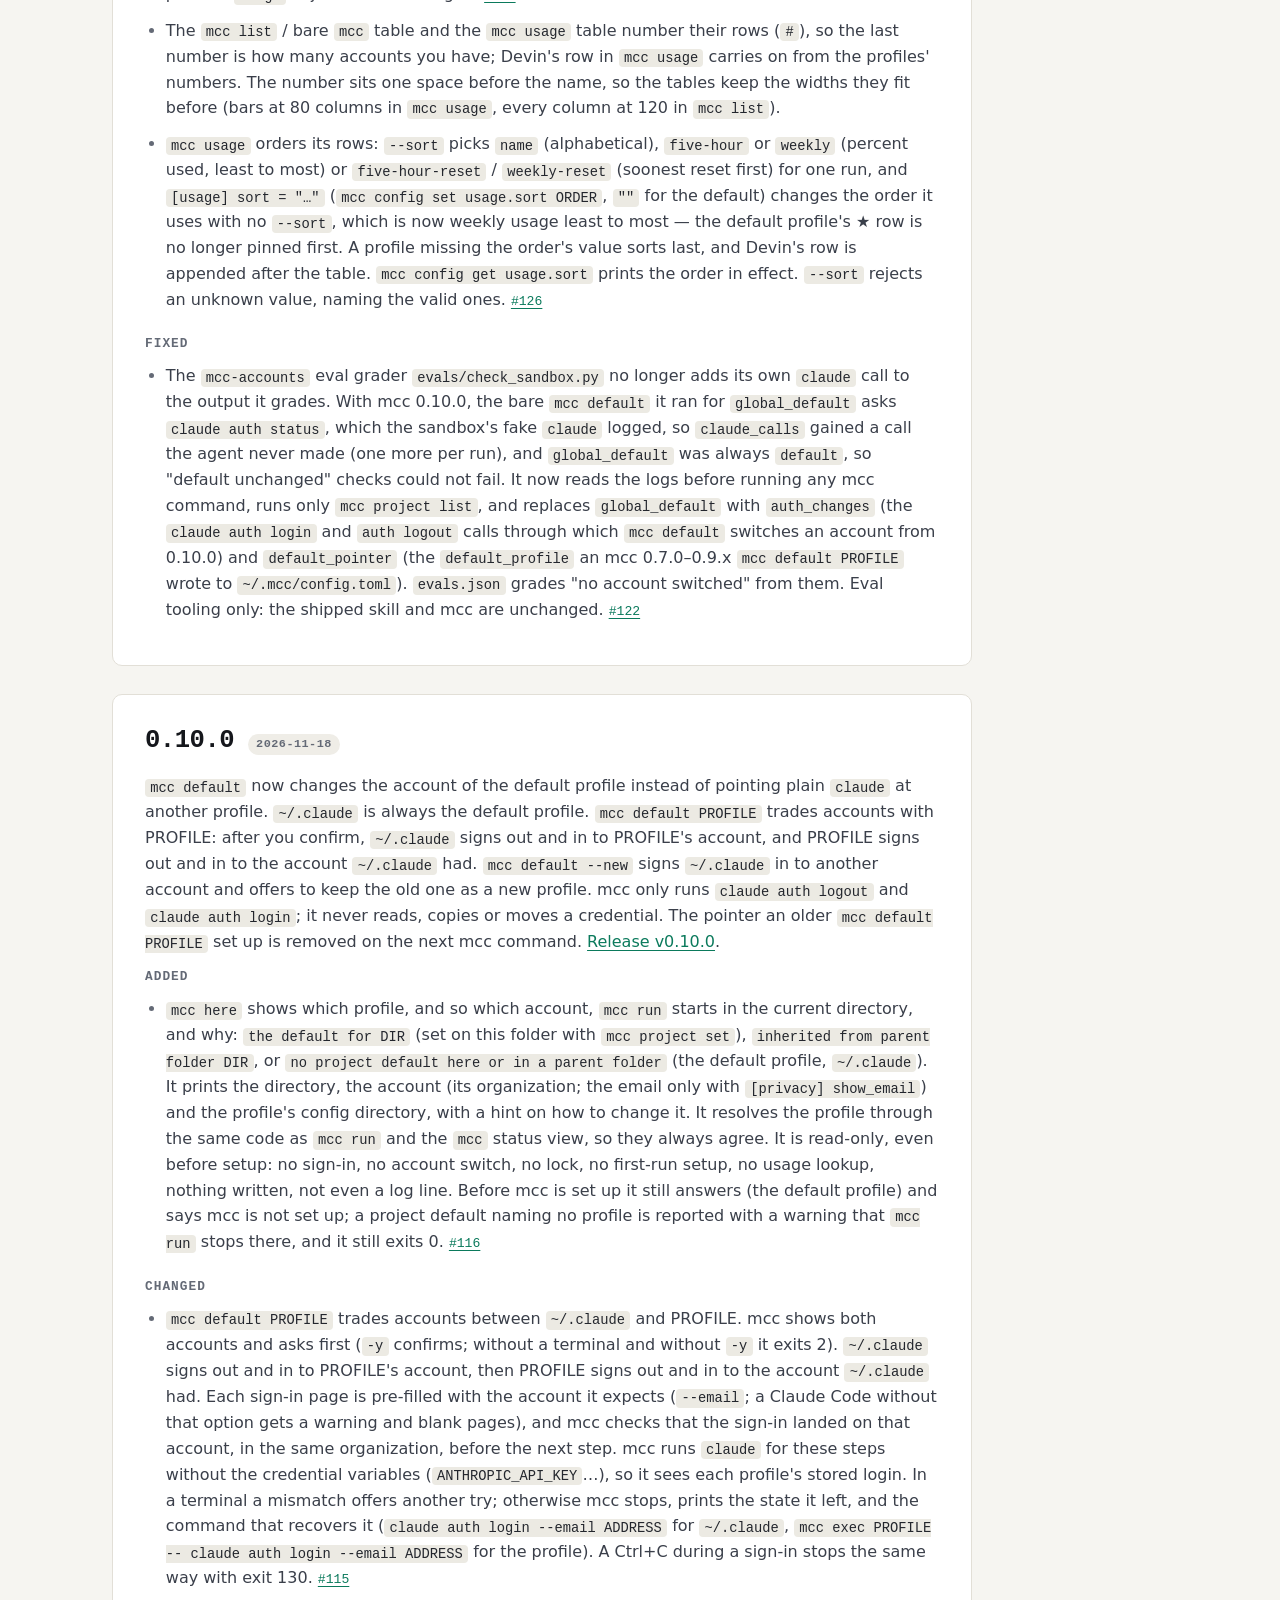
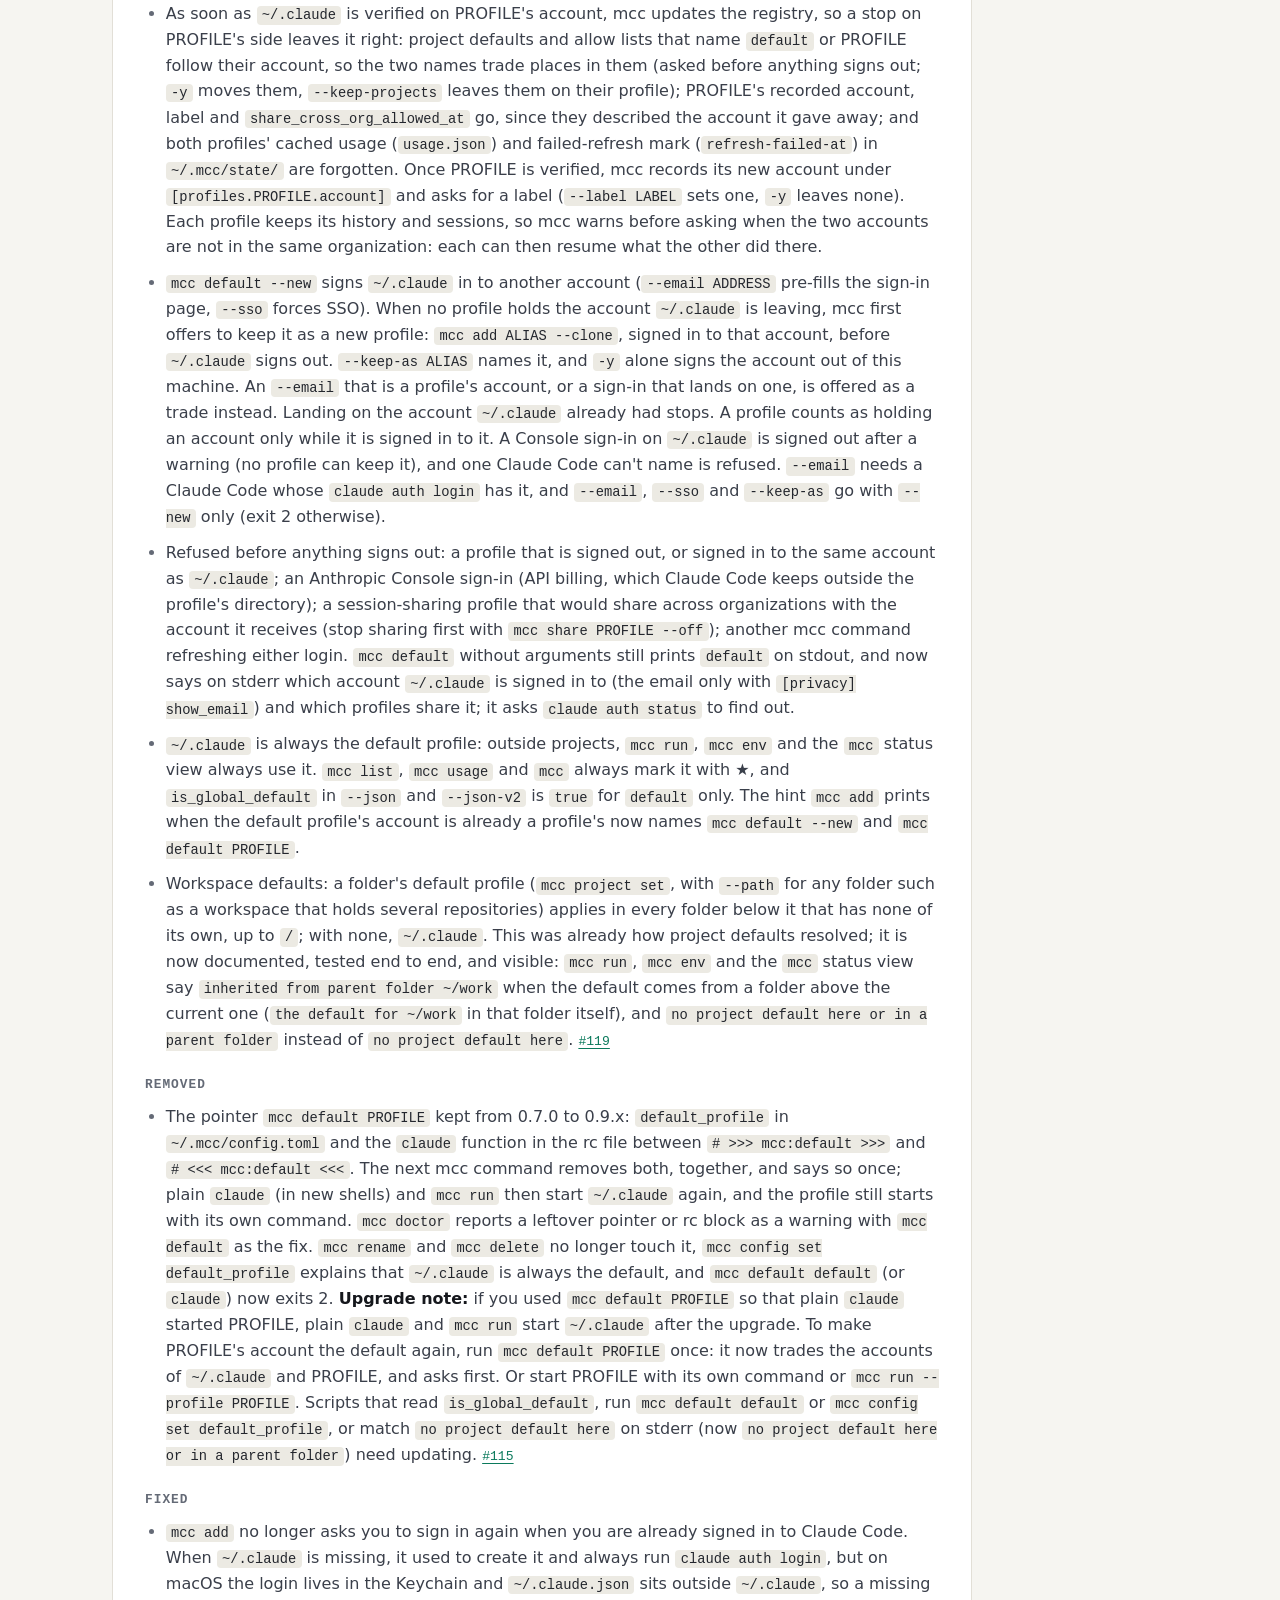
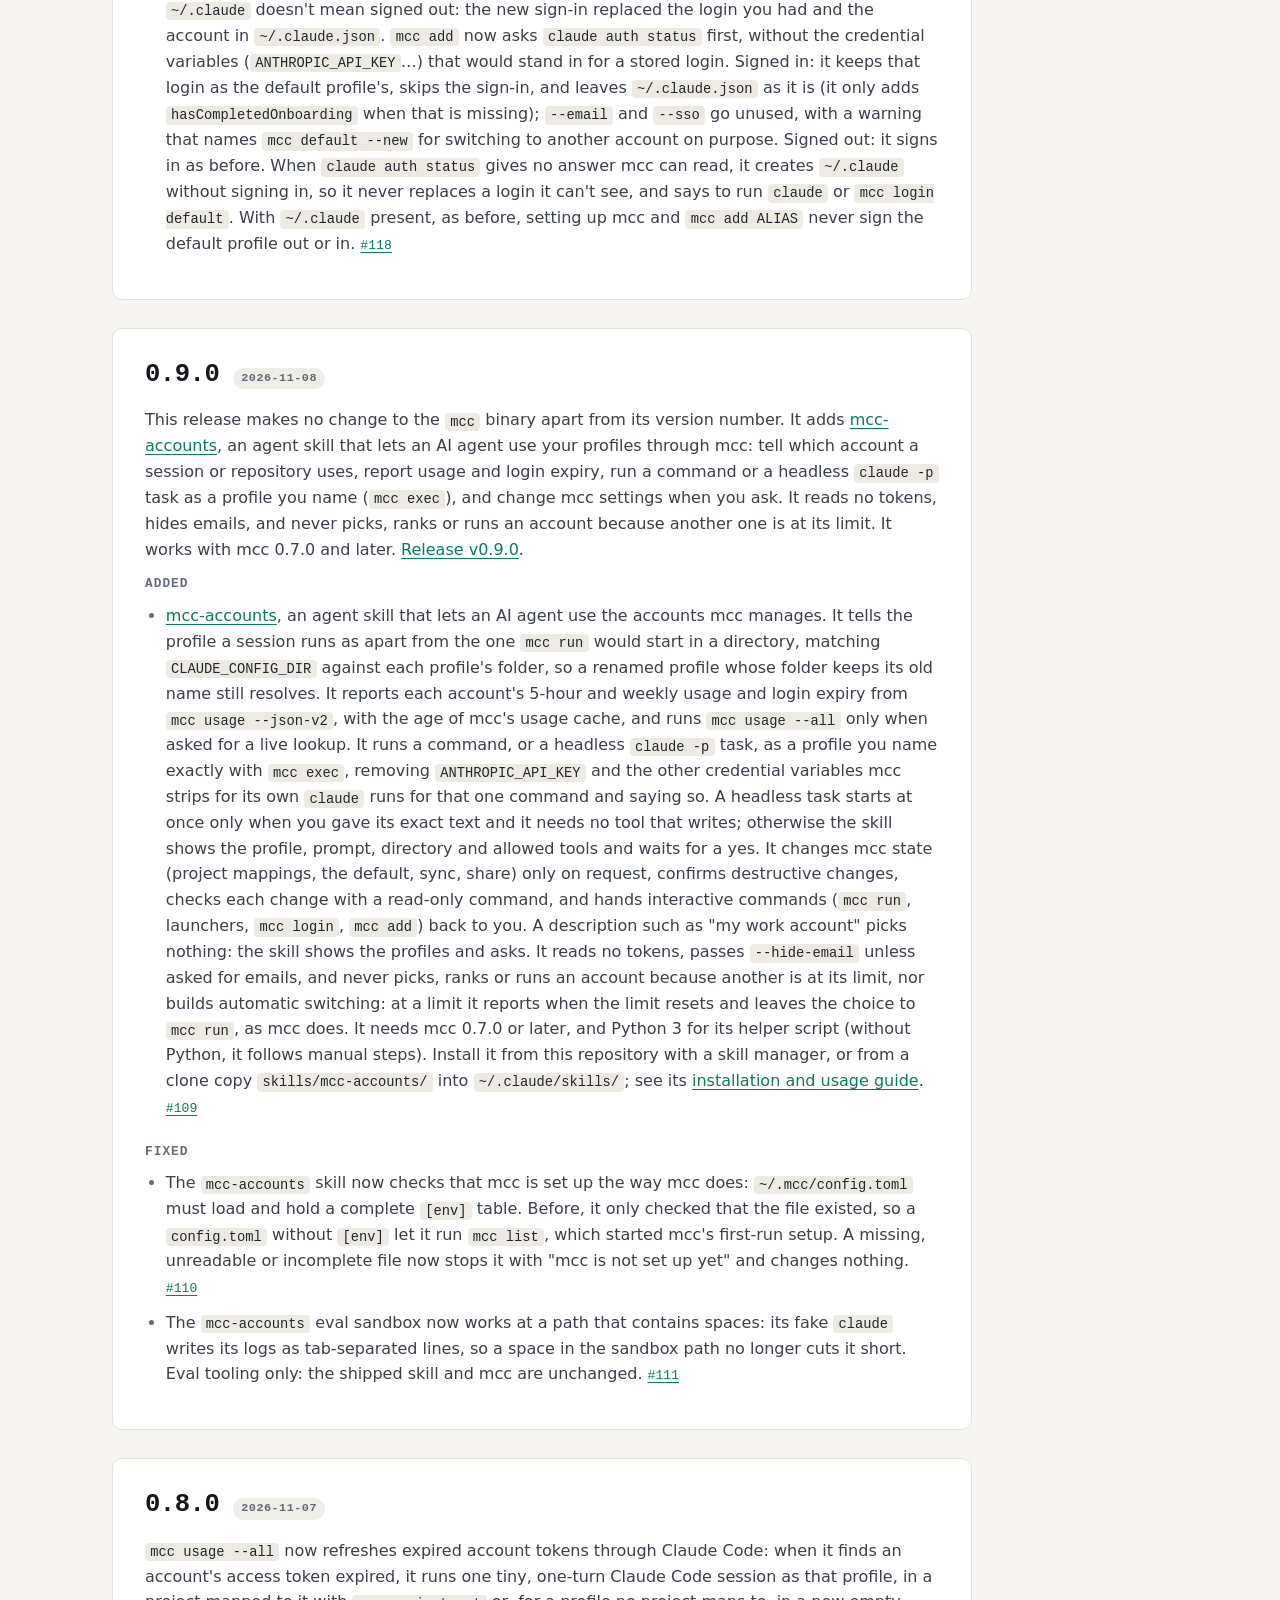
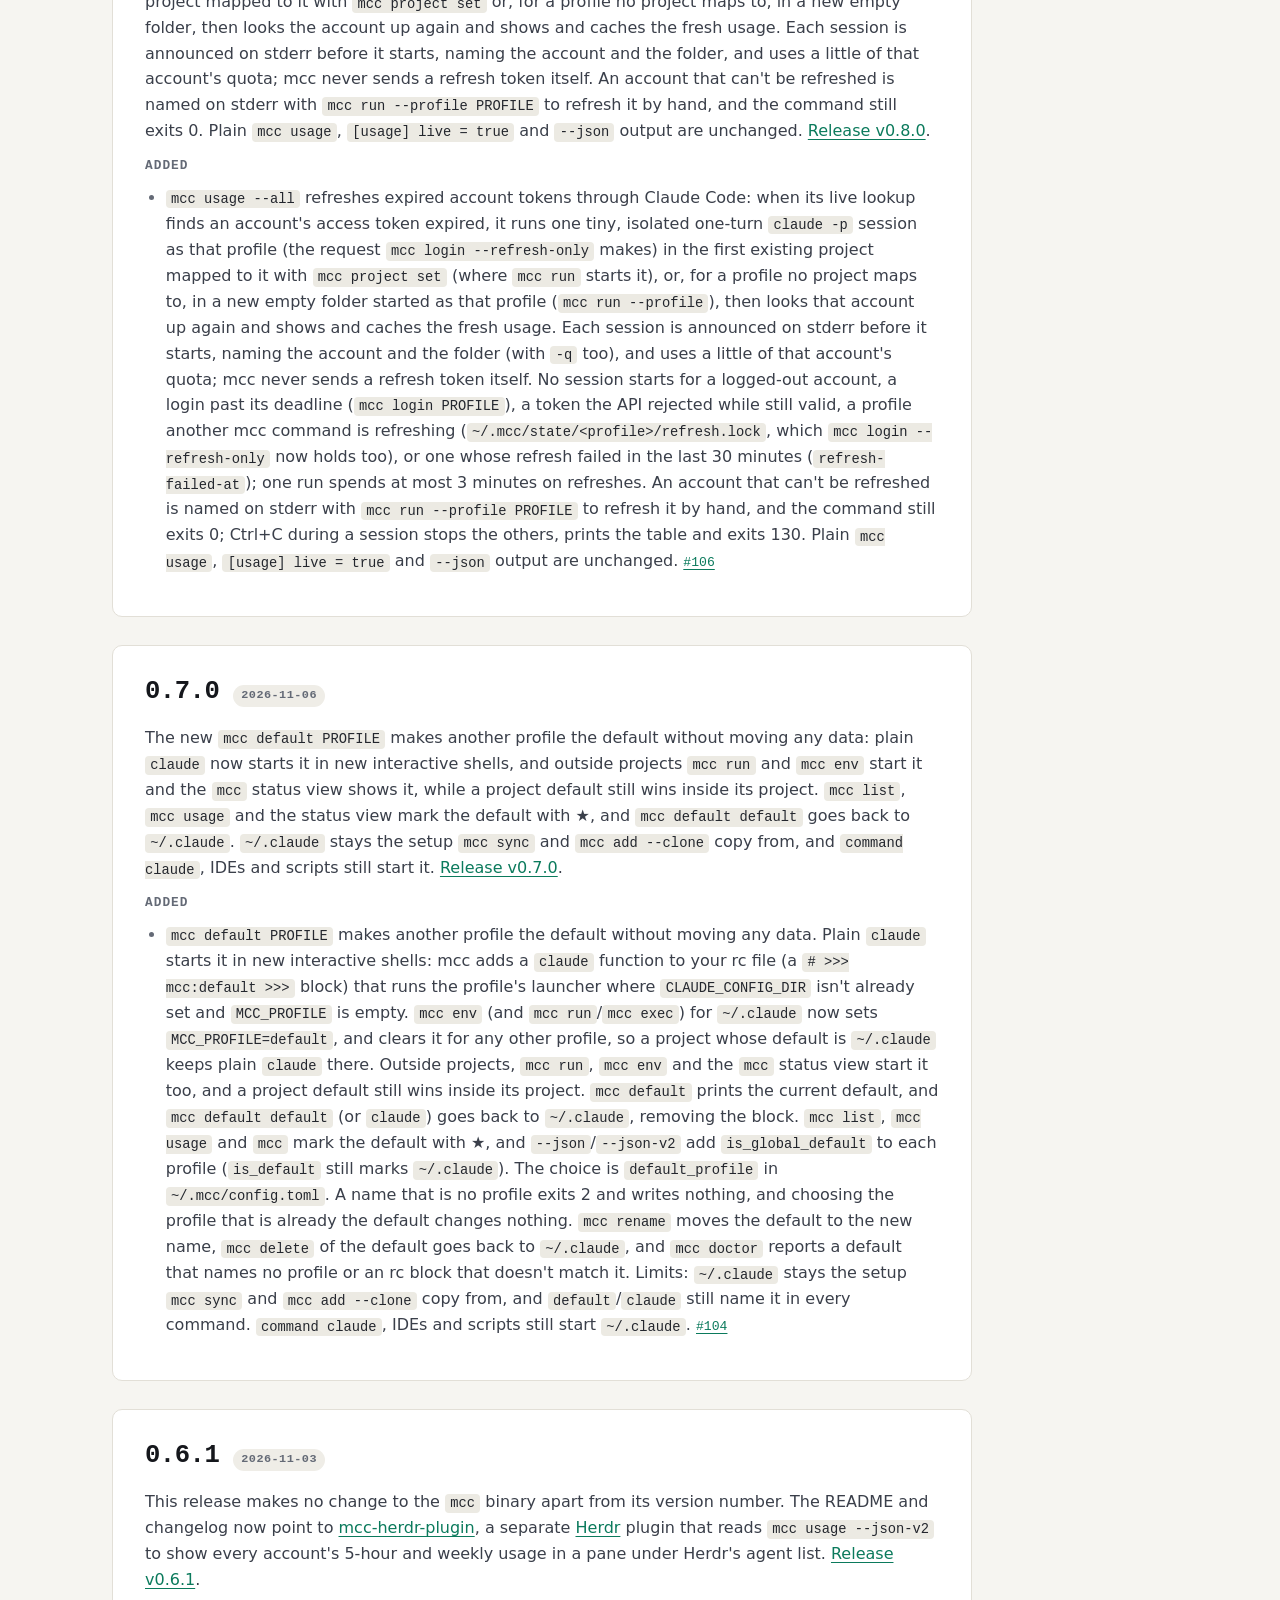
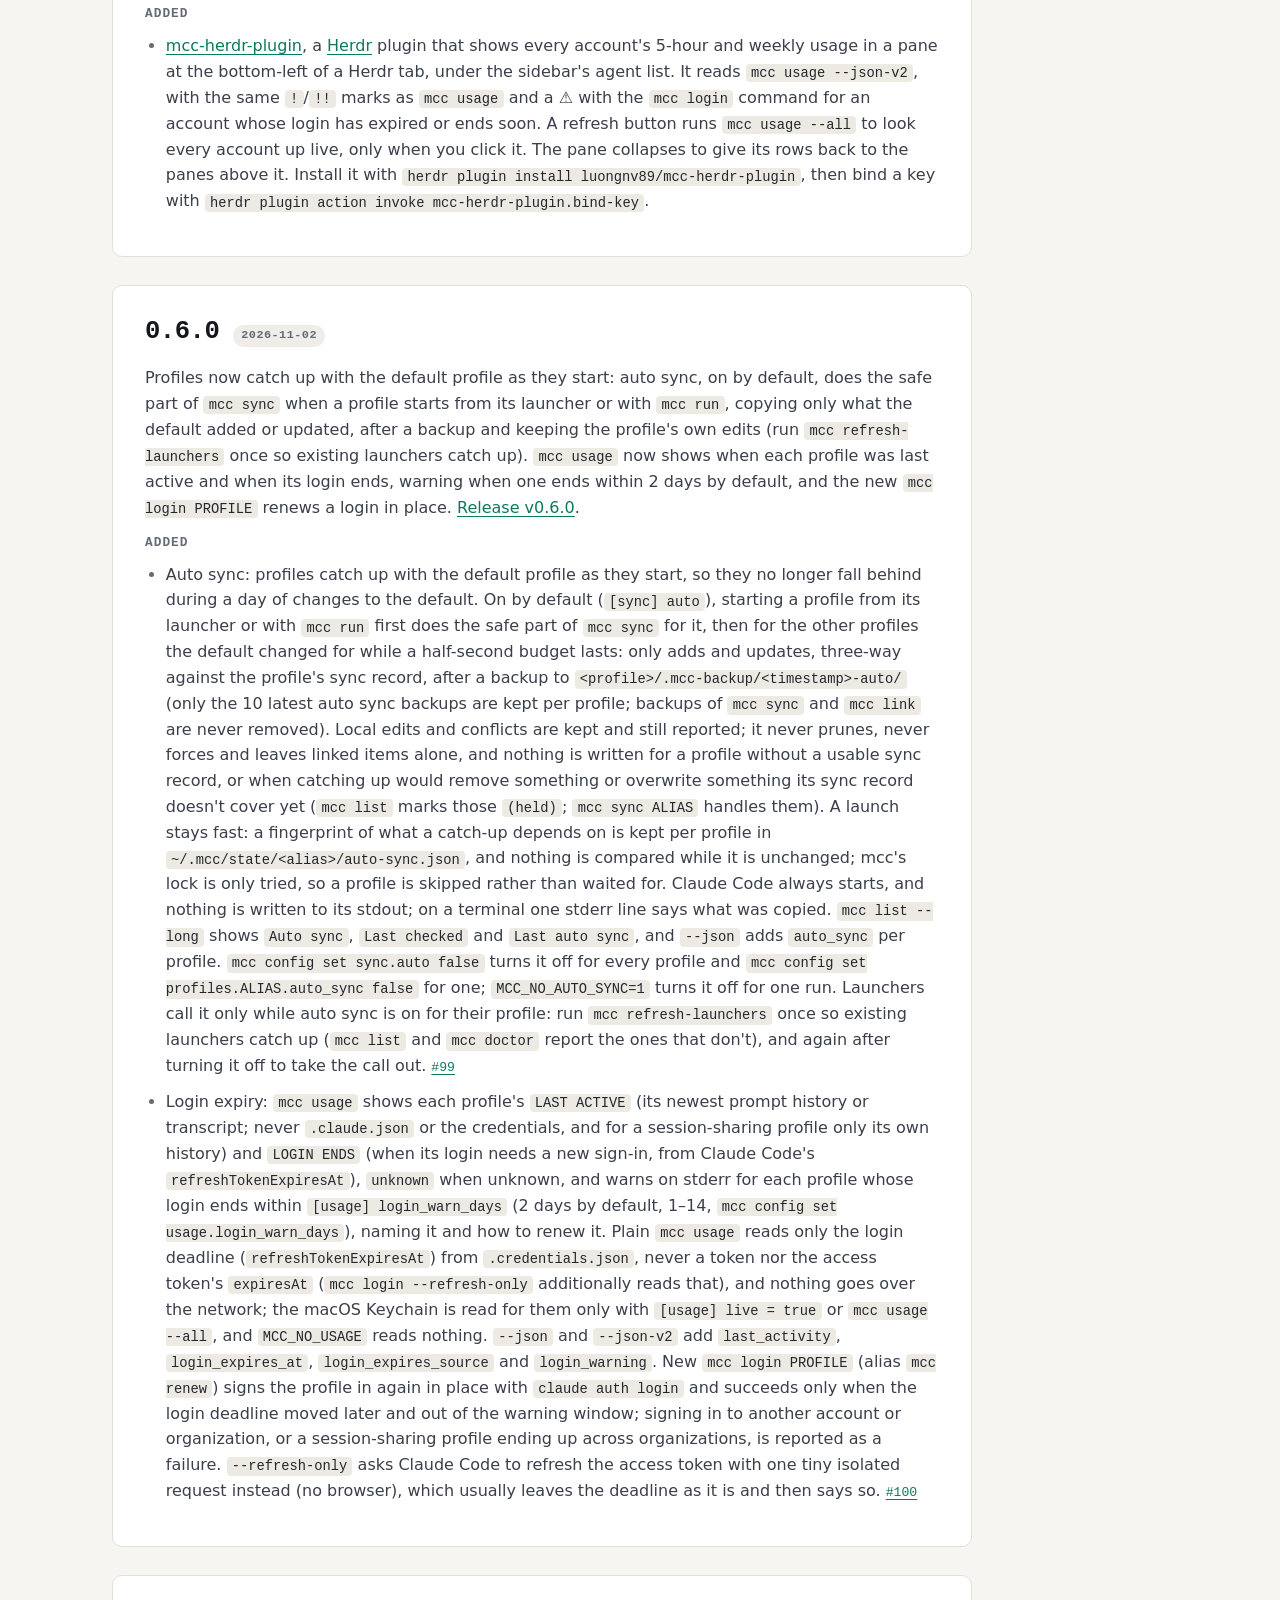
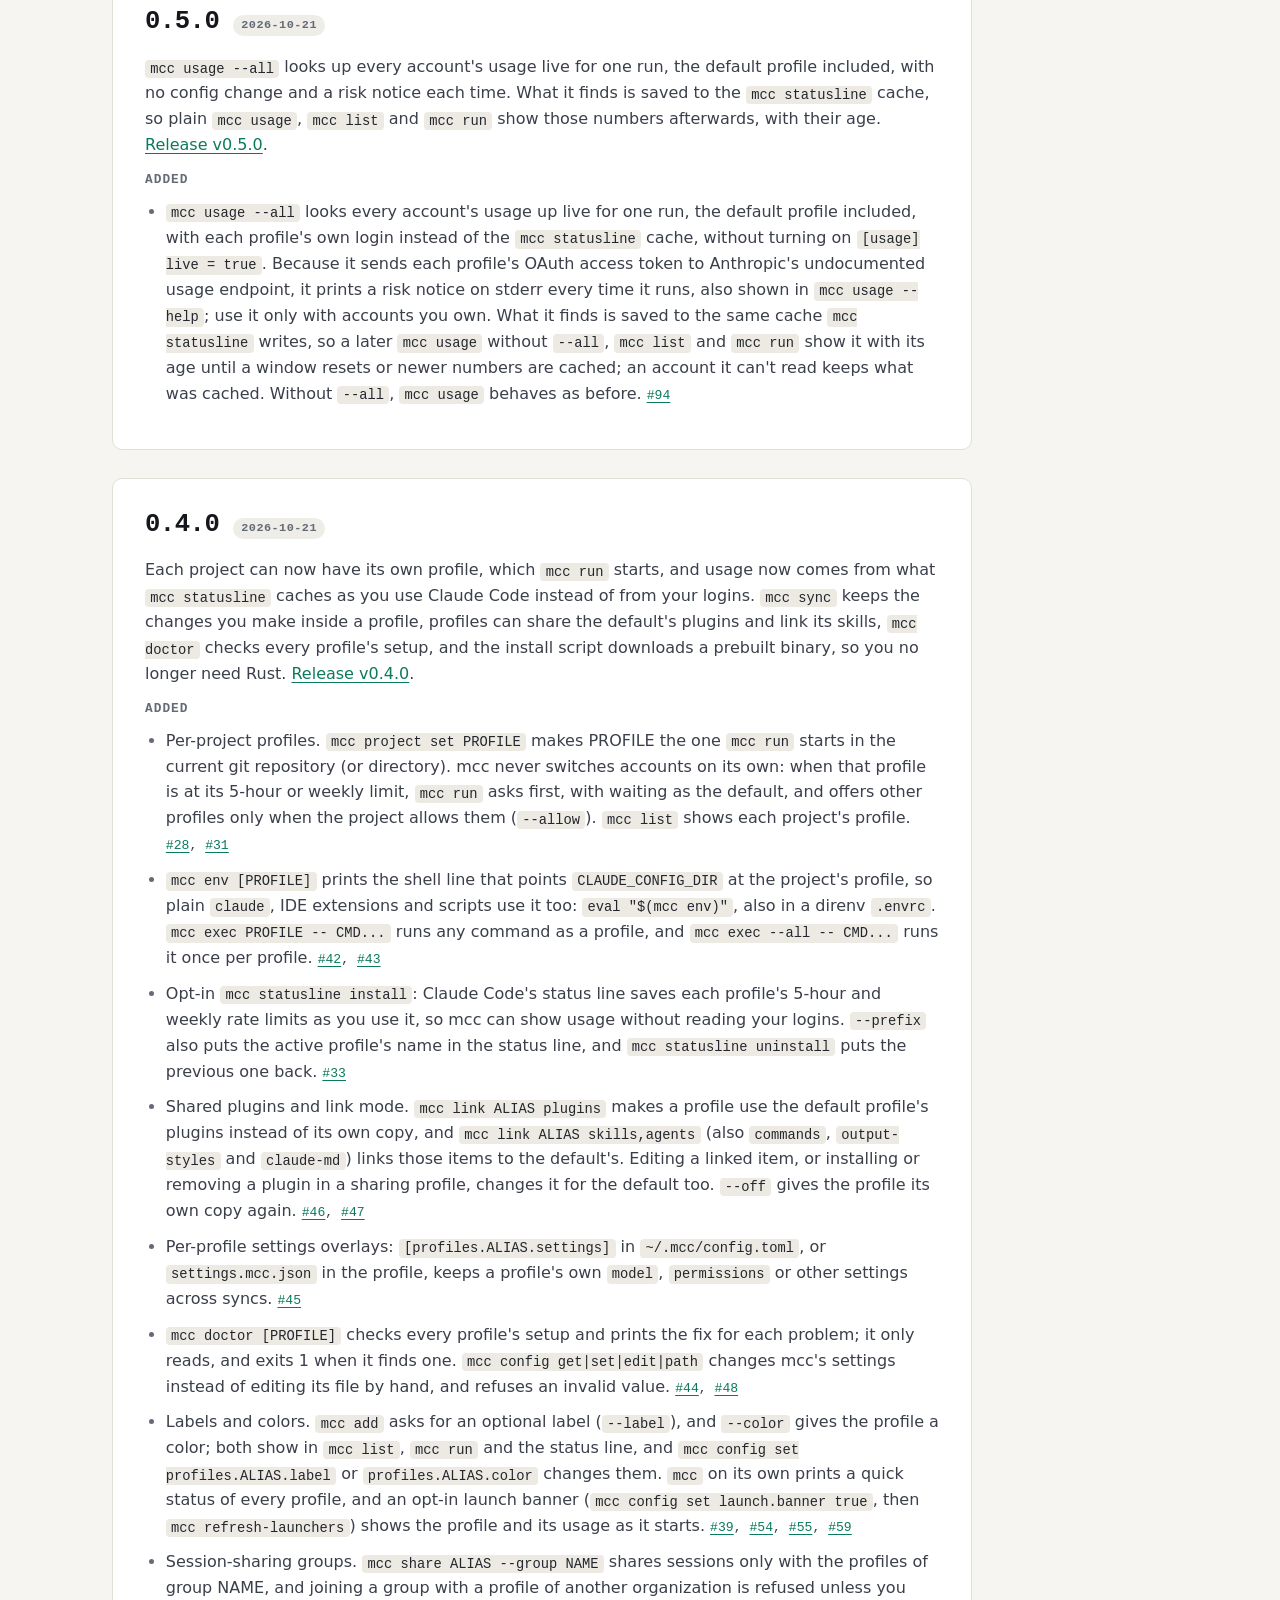
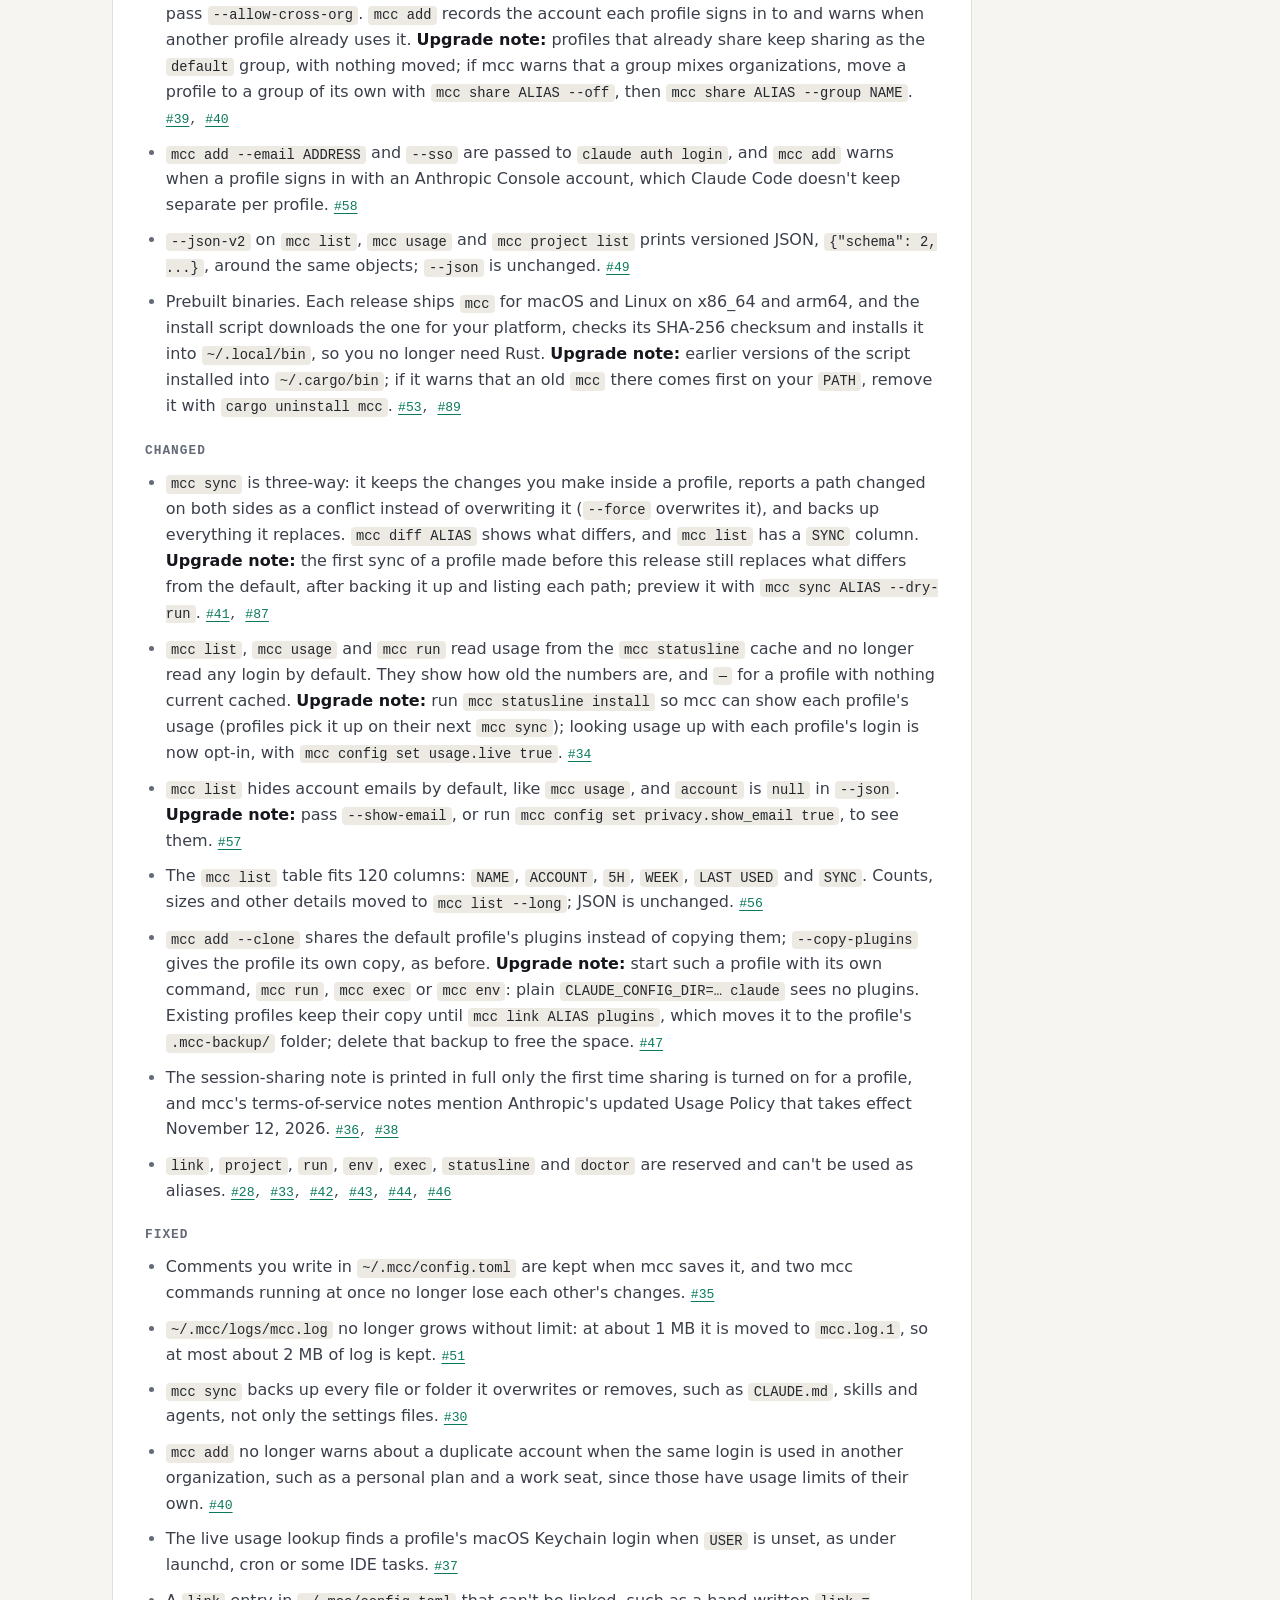
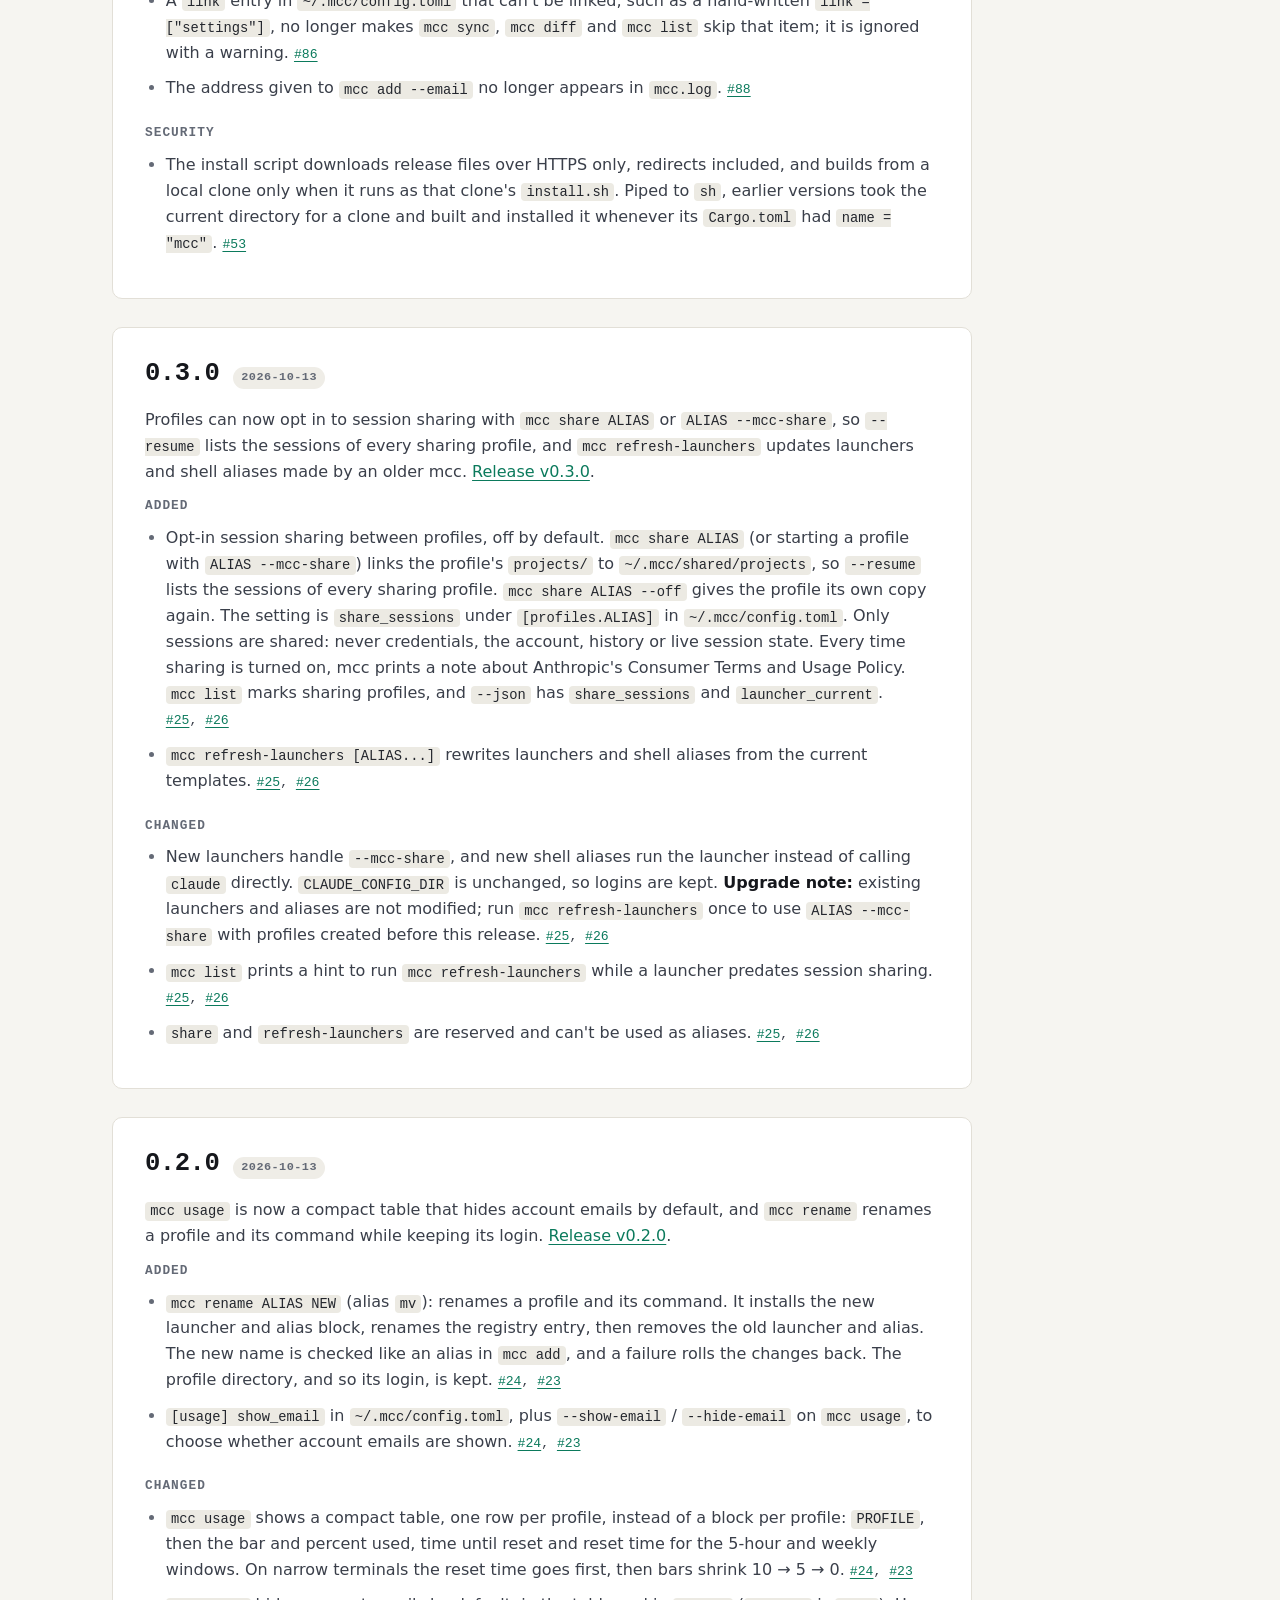
<file: docs/changelog.html>
<!doctype html>
<html lang="en">
<head>
  <meta charset="utf-8">
  <meta name="viewport" content="width=device-width, initial-scale=1, viewport-fit=cover">
  <title>Changelog — mcc</title>
  <meta name="description" content="Every notable change to mcc, the CLI for running multiple Claude Code accounts side by side.">
  <link rel="canonical" href="https://luongnv89.github.io/mcc/changelog.html">
  <meta property="og:type" content="article">
  <meta property="og:title" content="mcc changelog">
  <meta property="og:description" content="Every notable change to mcc, by version.">
  <meta property="og:url" content="https://luongnv89.github.io/mcc/changelog.html">
  <meta name="theme-color" content="#f6f5f1" media="(prefers-color-scheme: light)">
  <meta name="theme-color" content="#0d0f12" media="(prefers-color-scheme: dark)">
  <link rel="icon" href="assets/favicon.svg" type="image/svg+xml">
  <link rel="stylesheet" href="assets/site.css">
</head>
<body>
<a class="skip" href="#main">Skip to content</a>

<header class="site-header">
  <div class="wrap">
    <a class="brand" href="./" aria-label="mcc home">
      <svg viewBox="0 0 32 32" aria-hidden="true"><rect x="9" y="3" width="20" height="16" rx="4" fill="#6fe0b4"/><rect x="3" y="11" width="22" height="18" rx="4" fill="#101317"/><path d="M8.5 17.5l3.5 2.75-3.5 2.75" fill="none" stroke="#6fe0b4" stroke-width="2.2" stroke-linecap="round" stroke-linejoin="round"/><path d="M14.5 23.5h5" stroke="#fff" stroke-width="2.2" stroke-linecap="round"/></svg>
      mcc
    </a>
    <nav class="nav" aria-label="Main">
      <a href="docs.html">Docs</a>
      <a href="changelog.html" aria-current="page">Changelog</a>
      <a class="nav-gh" href="https://github.com/luongnv89/mcc">
        <svg viewBox="0 0 16 16" fill="currentColor" aria-hidden="true"><path d="M8 0C3.58 0 0 3.58 0 8c0 3.54 2.29 6.53 5.47 7.59.4.07.55-.17.55-.38 0-.19-.01-.82-.01-1.49-2.01.37-2.53-.49-2.69-.94-.09-.23-.48-.94-.82-1.13-.28-.15-.68-.52-.01-.53.63-.01 1.08.58 1.23.82.72 1.21 1.87.87 2.33.66.07-.52.28-.87.51-1.07-1.78-.2-3.64-.89-3.64-3.95 0-.87.31-1.59.82-2.15-.08-.2-.36-1.02.08-2.12 0 0 .67-.21 2.2.82.64-.18 1.32-.27 2-.27.68 0 1.36.09 2 .27 1.53-1.04 2.2-.82 2.2-.82.44 1.1.16 1.92.08 2.12.51.56.82 1.27.82 2.15 0 3.07-1.87 3.75-3.65 3.95.29.25.54.73.54 1.48 0 1.07-.01 1.93-.01 2.2 0 .21.15.46.55.38A8.013 8.013 0 0016 8c0-4.42-3.58-8-8-8z"/></svg>
        GitHub
      </a>
    </nav>
  </div>
</header>

<main id="main">
  <div class="page-head">
    <div class="wrap">
      <span class="eyebrow">Changelog</span>
      <h1>What changed in mcc</h1>
      <p class="lede">Notable changes, newest first. The source of truth is <a href="https://github.com/luongnv89/mcc/blob/main/CHANGELOG.md"><code>CHANGELOG.md</code></a> in the repository; the format follows <a href="https://keepachangelog.com/en/1.1.0/">Keep a Changelog</a> and versions follow <a href="https://semver.org/spec/v2.0.0.html">Semantic Versioning</a>.</p>
    </div>
  </div>

  <div class="wrap" style="padding-block: clamp(28px, 4vw, 48px) clamp(56px, 8vw, 96px)">
    <div class="prose" style="max-width: 860px">

      <article class="release" id="unreleased">
        <div class="release-head">
          <h2>Unreleased</h2>
          <span class="pill pill-muted">main</span>
        </div>
        <p style="margin:0">Nothing yet beyond 0.13.0. Follow <a href="https://github.com/luongnv89/mcc/commits/main">commits on <code>main</code></a> for work in progress.</p>
      </article>

      <article class="release" id="v0.13.0">
        <div class="release-head">
          <h2>0.13.0</h2>
          <span class="pill pill-muted">2026-11-25</span>
        </div>
        <p>mcc can now hand a task to one of your accounts on another machine. <code>mcc remote</code> runs Claude Code here, as the profile you pick, and lets it run commands on a machine you listed under <code>[machines]</code>, over SSH. The machine needs no Claude Code or mcc of its own, and no login or token is ever sent to it. <a href="https://github.com/luongnv89/mcc/releases/tag/v0.13.0">Release v0.13.0</a>.</p>

        <h3>Added</h3>
        <ul>
          <li>Tasks on your other machines. <code>mcc remote work lab "list failed systemd units"</code> has the <code>work</code> profile do the task on <code>lab</code>, a machine you listed under <code>[machines.lab]</code>. Claude Code runs on this machine, and its only tool runs one command at a time on <code>lab</code> over SSH, with your own key; the machine needs only sshd and a shell. Give the task as an argument, from a file with <code>--task-file</code>, or on stdin with <code>-</code>. When it ends, Claude's report of what it did goes to stdout and a short summary of the run (how it ended, turns, cost, commands run) to stderr; <code>--json</code> prints the whole result. <code>--max-turns</code> (30 by default) and <code>--timeout</code> cap how long it works, and Ctrl+C or a timeout stops Claude Code and every SSH connection it opened (a command already running on the machine may keep running there). mcc never sends a login or token to the machine and keeps the task out of its log. Needs Claude Code v2.1.259 or later. See <a href="docs.html#cmd-remote"><code>mcc remote</code></a>.</li>
          <li>You can no longer name a profile <code>remote</code> or <code>remote-tool</code>: mcc keeps those names for itself. An existing profile with one of those names keeps working.</li>
        </ul>
      </article>

      <article class="release" id="v0.12.0">
        <div class="release-head">
          <h2>0.12.0</h2>
          <span class="pill pill-muted">2026-11-24</span>
        </div>
        <p>mcc can now run a Claude Code profile on an Anthropic API key instead of a Claude login, and shows what it spent this month beside your other accounts. <code>mcc usage</code> can also show the accounts on your other computers, read over SSH. And a setting you change in any profile now reaches all your profiles when you sync, with a question first before a password or token is copied. <a href="https://github.com/luongnv89/mcc/releases/tag/v0.12.0">Release v0.12.0</a>.</p>

        <h3>Added</h3>
        <ul>
          <li>API-key profiles. <code>mcc add api --api-key-prompt</code> (or <code>--api-key-stdin</code>, to read the key from a pipe) adds a profile that uses an Anthropic API key instead of a Claude login, with no sign-in. mcc keeps the key in a file only you can read, under <code>~/.mcc/keys</code>; with <code>--api-key-helper CMD</code>, your own command, such as a password manager's, supplies the key and mcc stores nothing. A key is never taken as a command-line argument. <code>mcc list</code>, <code>mcc usage</code> and <code>mcc</code> show these profiles in their own block, with an estimate of what each spent this month on this machine and, if you set one with <code>--budget</code>, how much of your monthly budget that is. <code>mcc delete</code> removes the key file mcc wrote. See <a href="docs.html#cmd-add"><code>mcc add</code></a>.</li>
          <li>The accounts on your other computers in <code>mcc usage</code>. List each machine once under <code>[machines.NAME]</code> with <code>mcc config edit</code>, and <code>mcc usage</code> reads it over SSH, with your own SSH keys, and prints one table per machine. An account you use on several machines shows its newest numbers everywhere, and no email or login leaves its machine. A machine that can't be reached never stops the command. Each machine needs this version of mcc or newer. See <a href="docs.html#machines">Other machines</a>.</li>
          <li>mcc warns you when <code>~/.mcc/config.toml</code> contains a setting it doesn't recognize, such as a misspelling, and suggests the name you probably meant.</li>
        </ul>

        <h3>Changed</h3>
        <ul>
          <li>A Claude Code setting you change in any profile now reaches all your other profiles when you run <code>mcc sync</code>, instead of only settings changed in the default profile. The default's settings are backed up first.</li>
          <li>Syncing asks before copying a password, token or other secret between profiles, never shows the secret itself, and never copies the settings that tie a profile to its own account, such as its API key or endpoint.</li>
          <li>A profile with settings of its own, such as its own API endpoint, keeps them and still receives new shared settings.</li>
        </ul>

        <h3>Fixed</h3>
        <ul>
          <li>Hooks and status lines that call <code>curl</code> and then <code>date -u</code> are no longer mistaken for secrets when you sync.</li>
        </ul>
      </article>

      <article class="release" id="v0.11.0">
        <div class="release-head">
          <h2>0.11.0</h2>
          <span class="pill pill-muted">2026-11-20</span>
        </div>
        <p>mcc now shows Devin beside your Claude Code accounts. <code>mcc devin</code> starts the Devin CLI with its own configuration and login, and once you are signed in to Devin, <code>mcc list</code>, <code>mcc</code> and <code>mcc usage</code> add a <code>devin</code> row with its daily and weekly quota and its overage balance. mcc never signs Devin in or writes its login, and asks Devin's API only with <code>[usage] live = true</code> (after a one-time note) or for <code>mcc usage --all</code>; otherwise it shows the last numbers it saw. <code>mcc usage</code> can now order its rows with <code>--sort</code> or the <code>usage.sort</code> setting, and by default lists accounts from least to most weekly usage, so the default profile's ★ row is no longer always first. The <code>mcc list</code> and <code>mcc usage</code> tables number their rows, and <code>--json</code> output gains a <code>provider</code> field. <a href="https://github.com/luongnv89/mcc/releases/tag/v0.11.0">Release v0.11.0</a>.</p>

        <h3>Added</h3>
        <ul>
          <li>Devin as a provider beside your Claude Code accounts. <code>mcc devin [-- ARGS]</code> starts the Devin CLI as it is (<code>MCC_DEVIN_BIN</code>, else <code>PATH</code>, else <code>~/.local/bin/devin</code>): your arguments verbatim, no <code>--config</code>, no change to <code>HOME</code>, <code>XDG_*</code> or any other variable, so Devin uses its default configuration and its own login; <code>--dry-run</code> prints the command. mcc never signs Devin in and never writes its login (<code>$XDG_DATA_HOME/devin/credentials.toml</code>, else <code>~/.local/share/devin/credentials.toml</code>) or <code>~/.local/bin/devin</code>. When that login exists, <code>mcc list</code>, bare <code>mcc</code> and <code>mcc usage</code> add a <code>devin</code> row (<code>mcc usage devin</code> for Devin alone) with Devin's daily and weekly quota (never a 5-hour window) and its overage balance, read as custats-macos reads it: the session token goes to <code>https://app.devin.ai/api</code> (<code>/organizations</code>, then <code>/&lt;org&gt;/billing/quota/usage</code>). That lookup runs only with <code>[usage] live = true</code>, after a one-time note recorded as <code>[usage] devin_disclosed_at</code>, or for <code>mcc usage --all</code>, whose notice then names Devin's API; never with <code>MCC_NO_USAGE</code>, and never for bare <code>mcc</code>. Otherwise the last lookup's numbers are shown from <code>~/.mcc/providers/devin/quota.json</code>, which keeps the organization but never the token. <code>mcc doctor</code> checks Devin when its CLI or login is there (warnings at most). <code>devin</code> is now a reserved profile name (an existing profile of that name keeps working). <span class="ref"><a href="https://github.com/luongnv89/mcc/issues/124">#124</a></span></li>
          <li><code>mcc list --json</code> and <code>mcc usage --json</code> (and <code>--json-v2</code>) objects end with a new <code>provider</code> field: <code>"claude"</code> for Claude Code profiles, <code>"devin"</code> for Devin's row, whose Claude Code counts are <code>null</code> and whose <code>usage</code> has <code>daily</code> and <code>overage_usd</code>. Schema 1 only gains fields; Claude Code profiles' <code>usage</code> objects are unchanged. <span class="ref"><a href="https://github.com/luongnv89/mcc/issues/124">#124</a></span></li>
          <li>The <code>mcc list</code> / bare <code>mcc</code> table and the <code>mcc usage</code> table number their rows (<code>#</code>), so the last number is how many accounts you have; Devin's row in <code>mcc usage</code> carries on from the profiles' numbers. The number sits one space before the name, so the tables keep the widths they fit before (bars at 80 columns in <code>mcc usage</code>, every column at 120 in <code>mcc list</code>).</li>
          <li><code>mcc usage</code> orders its rows: <code>--sort</code> picks <code>name</code> (alphabetical), <code>five-hour</code> or <code>weekly</code> (percent used, least to most) or <code>five-hour-reset</code> / <code>weekly-reset</code> (soonest reset first) for one run, and <code>[usage] sort = "…"</code> (<code>mcc config set usage.sort ORDER</code>, <code>""</code> for the default) changes the order it uses with no <code>--sort</code>, which is now weekly usage least to most — the default profile's ★ row is no longer pinned first. A profile missing the order's value sorts last, and Devin's row is appended after the table. <code>mcc config get usage.sort</code> prints the order in effect. <code>--sort</code> rejects an unknown value, naming the valid ones. <span class="ref"><a href="https://github.com/luongnv89/mcc/issues/126">#126</a></span></li>
        </ul>

        <h3>Fixed</h3>
        <ul>
          <li>The <code>mcc-accounts</code> eval grader <code>evals/check_sandbox.py</code> no longer adds its own <code>claude</code> call to the output it grades. With mcc 0.10.0, the bare <code>mcc default</code> it ran for <code>global_default</code> asks <code>claude auth status</code>, which the sandbox's fake <code>claude</code> logged, so <code>claude_calls</code> gained a call the agent never made (one more per run), and <code>global_default</code> was always <code>default</code>, so "default unchanged" checks could not fail. It now reads the logs before running any mcc command, runs only <code>mcc project list</code>, and replaces <code>global_default</code> with <code>auth_changes</code> (the <code>claude auth login</code> and <code>auth logout</code> calls through which <code>mcc default</code> switches an account from 0.10.0) and <code>default_pointer</code> (the <code>default_profile</code> an mcc 0.7.0–0.9.x <code>mcc default PROFILE</code> wrote to <code>~/.mcc/config.toml</code>). <code>evals.json</code> grades "no account switched" from them. Eval tooling only: the shipped skill and mcc are unchanged. <span class="ref"><a href="https://github.com/luongnv89/mcc/issues/122">#122</a></span></li>
        </ul>
      </article>

      <article class="release" id="v0.10.0">
        <div class="release-head">
          <h2>0.10.0</h2>
          <span class="pill pill-muted">2026-11-18</span>
        </div>
        <p><code>mcc default</code> now changes the account of the default profile instead of pointing plain <code>claude</code> at another profile. <code>~/.claude</code> is always the default profile. <code>mcc default PROFILE</code> trades accounts with PROFILE: after you confirm, <code>~/.claude</code> signs out and in to PROFILE's account, and PROFILE signs out and in to the account <code>~/.claude</code> had. <code>mcc default --new</code> signs <code>~/.claude</code> in to another account and offers to keep the old one as a new profile. mcc only runs <code>claude auth logout</code> and <code>claude auth login</code>; it never reads, copies or moves a credential. The pointer an older <code>mcc default PROFILE</code> set up is removed on the next mcc command. <a href="https://github.com/luongnv89/mcc/releases/tag/v0.10.0">Release v0.10.0</a>.</p>

        <h3>Added</h3>
        <ul>
          <li><code>mcc here</code> shows which profile, and so which account, <code>mcc run</code> starts in the current directory, and why: <code>the default for DIR</code> (set on this folder with <code>mcc project set</code>), <code>inherited from parent folder DIR</code>, or <code>no project default here or in a parent folder</code> (the default profile, <code>~/.claude</code>). It prints the directory, the account (its organization; the email only with <code>[privacy] show_email</code>) and the profile's config directory, with a hint on how to change it. It resolves the profile through the same code as <code>mcc run</code> and the <code>mcc</code> status view, so they always agree. It is read-only, even before setup: no sign-in, no account switch, no lock, no first-run setup, no usage lookup, nothing written, not even a log line. Before mcc is set up it still answers (the default profile) and says mcc is not set up; a project default naming no profile is reported with a warning that <code>mcc run</code> stops there, and it still exits 0. <span class="ref"><a href="https://github.com/luongnv89/mcc/issues/116">#116</a></span></li>
        </ul>

        <h3>Changed</h3>
        <ul>
          <li><code>mcc default PROFILE</code> trades accounts between <code>~/.claude</code> and PROFILE. mcc shows both accounts and asks first (<code>-y</code> confirms; without a terminal and without <code>-y</code> it exits 2). <code>~/.claude</code> signs out and in to PROFILE's account, then PROFILE signs out and in to the account <code>~/.claude</code> had. Each sign-in page is pre-filled with the account it expects (<code>--email</code>; a Claude Code without that option gets a warning and blank pages), and mcc checks that the sign-in landed on that account, in the same organization, before the next step. mcc runs <code>claude</code> for these steps without the credential variables (<code>ANTHROPIC_API_KEY</code>…), so it sees each profile's stored login. In a terminal a mismatch offers another try; otherwise mcc stops, prints the state it left, and the command that recovers it (<code>claude auth login --email ADDRESS</code> for <code>~/.claude</code>, <code>mcc exec PROFILE -- claude auth login --email ADDRESS</code> for the profile). A Ctrl+C during a sign-in stops the same way with exit 130. <span class="ref"><a href="https://github.com/luongnv89/mcc/issues/115">#115</a></span></li>
          <li>As soon as <code>~/.claude</code> is verified on PROFILE's account, mcc updates the registry, so a stop on PROFILE's side leaves it right: project defaults and allow lists that name <code>default</code> or PROFILE follow their account, so the two names trade places in them (asked before anything signs out; <code>-y</code> moves them, <code>--keep-projects</code> leaves them on their profile); PROFILE's recorded account, label and <code>share_cross_org_allowed_at</code> go, since they described the account it gave away; and both profiles' cached usage (<code>usage.json</code>) and failed-refresh mark (<code>refresh-failed-at</code>) in <code>~/.mcc/state/</code> are forgotten. Once PROFILE is verified, mcc records its new account under <code>[profiles.PROFILE.account]</code> and asks for a label (<code>--label LABEL</code> sets one, <code>-y</code> leaves none). Each profile keeps its history and sessions, so mcc warns before asking when the two accounts are not in the same organization: each can then resume what the other did there.</li>
          <li><code>mcc default --new</code> signs <code>~/.claude</code> in to another account (<code>--email ADDRESS</code> pre-fills the sign-in page, <code>--sso</code> forces SSO). When no profile holds the account <code>~/.claude</code> is leaving, mcc first offers to keep it as a new profile: <code>mcc add ALIAS --clone</code>, signed in to that account, before <code>~/.claude</code> signs out. <code>--keep-as ALIAS</code> names it, and <code>-y</code> alone signs the account out of this machine. An <code>--email</code> that is a profile's account, or a sign-in that lands on one, is offered as a trade instead. Landing on the account <code>~/.claude</code> already had stops. A profile counts as holding an account only while it is signed in to it. A Console sign-in on <code>~/.claude</code> is signed out after a warning (no profile can keep it), and one Claude Code can't name is refused. <code>--email</code> needs a Claude Code whose <code>claude auth login</code> has it, and <code>--email</code>, <code>--sso</code> and <code>--keep-as</code> go with <code>--new</code> only (exit 2 otherwise).</li>
          <li>Refused before anything signs out: a profile that is signed out, or signed in to the same account as <code>~/.claude</code>; an Anthropic Console sign-in (API billing, which Claude Code keeps outside the profile's directory); a session-sharing profile that would share across organizations with the account it receives (stop sharing first with <code>mcc share PROFILE --off</code>); another mcc command refreshing either login. <code>mcc default</code> without arguments still prints <code>default</code> on stdout, and now says on stderr which account <code>~/.claude</code> is signed in to (the email only with <code>[privacy] show_email</code>) and which profiles share it; it asks <code>claude auth status</code> to find out.</li>
          <li><code>~/.claude</code> is always the default profile: outside projects, <code>mcc run</code>, <code>mcc env</code> and the <code>mcc</code> status view always use it. <code>mcc list</code>, <code>mcc usage</code> and <code>mcc</code> always mark it with ★, and <code>is_global_default</code> in <code>--json</code> and <code>--json-v2</code> is <code>true</code> for <code>default</code> only. The hint <code>mcc add</code> prints when the default profile's account is already a profile's now names <code>mcc default --new</code> and <code>mcc default PROFILE</code>.</li>
          <li>Workspace defaults: a folder's default profile (<code>mcc project set</code>, with <code>--path</code> for any folder such as a workspace that holds several repositories) applies in every folder below it that has none of its own, up to <code>/</code>; with none, <code>~/.claude</code>. This was already how project defaults resolved; it is now documented, tested end to end, and visible: <code>mcc run</code>, <code>mcc env</code> and the <code>mcc</code> status view say <code>inherited from parent folder ~/work</code> when the default comes from a folder above the current one (<code>the default for ~/work</code> in that folder itself), and <code>no project default here or in a parent folder</code> instead of <code>no project default here</code>. <span class="ref"><a href="https://github.com/luongnv89/mcc/issues/119">#119</a></span></li>
        </ul>

        <h3>Removed</h3>
        <ul>
          <li>The pointer <code>mcc default PROFILE</code> kept from 0.7.0 to 0.9.x: <code>default_profile</code> in <code>~/.mcc/config.toml</code> and the <code>claude</code> function in the rc file between <code># &gt;&gt;&gt; mcc:default &gt;&gt;&gt;</code> and <code># &lt;&lt;&lt; mcc:default &lt;&lt;&lt;</code>. The next mcc command removes both, together, and says so once; plain <code>claude</code> (in new shells) and <code>mcc run</code> then start <code>~/.claude</code> again, and the profile still starts with its own command. <code>mcc doctor</code> reports a leftover pointer or rc block as a warning with <code>mcc default</code> as the fix. <code>mcc rename</code> and <code>mcc delete</code> no longer touch it, <code>mcc config set default_profile</code> explains that <code>~/.claude</code> is always the default, and <code>mcc default default</code> (or <code>claude</code>) now exits 2. <strong>Upgrade note:</strong> if you used <code>mcc default PROFILE</code> so that plain <code>claude</code> started PROFILE, plain <code>claude</code> and <code>mcc run</code> start <code>~/.claude</code> after the upgrade. To make PROFILE's account the default again, run <code>mcc default PROFILE</code> once: it now trades the accounts of <code>~/.claude</code> and PROFILE, and asks first. Or start PROFILE with its own command or <code>mcc run --profile PROFILE</code>. Scripts that read <code>is_global_default</code>, run <code>mcc default default</code> or <code>mcc config set default_profile</code>, or match <code>no project default here</code> on stderr (now <code>no project default here or in a parent folder</code>) need updating. <span class="ref"><a href="https://github.com/luongnv89/mcc/issues/115">#115</a></span></li>
        </ul>

        <h3>Fixed</h3>
        <ul>
          <li><code>mcc add</code> no longer asks you to sign in again when you are already signed in to Claude Code. When <code>~/.claude</code> is missing, it used to create it and always run <code>claude auth login</code>, but on macOS the login lives in the Keychain and <code>~/.claude.json</code> sits outside <code>~/.claude</code>, so a missing <code>~/.claude</code> doesn't mean signed out: the new sign-in replaced the login you had and the account in <code>~/.claude.json</code>. <code>mcc add</code> now asks <code>claude auth status</code> first, without the credential variables (<code>ANTHROPIC_API_KEY</code>…) that would stand in for a stored login. Signed in: it keeps that login as the default profile's, skips the sign-in, and leaves <code>~/.claude.json</code> as it is (it only adds <code>hasCompletedOnboarding</code> when that is missing); <code>--email</code> and <code>--sso</code> go unused, with a warning that names <code>mcc default --new</code> for switching to another account on purpose. Signed out: it signs in as before. When <code>claude auth status</code> gives no answer mcc can read, it creates <code>~/.claude</code> without signing in, so it never replaces a login it can't see, and says to run <code>claude</code> or <code>mcc login default</code>. With <code>~/.claude</code> present, as before, setting up mcc and <code>mcc add ALIAS</code> never sign the default profile out or in. <span class="ref"><a href="https://github.com/luongnv89/mcc/issues/118">#118</a></span></li>
        </ul>
      </article>

      <article class="release" id="v0.9.0">
        <div class="release-head">
          <h2>0.9.0</h2>
          <span class="pill pill-muted">2026-11-08</span>
        </div>
        <p>This release makes no change to the <code>mcc</code> binary apart from its version number. It adds <a href="https://github.com/luongnv89/mcc/blob/main/skills/mcc-accounts/SKILL.md">mcc-accounts</a>, an agent skill that lets an AI agent use your profiles through mcc: tell which account a session or repository uses, report usage and login expiry, run a command or a headless <code>claude -p</code> task as a profile you name (<code>mcc exec</code>), and change mcc settings when you ask. It reads no tokens, hides emails, and never picks, ranks or runs an account because another one is at its limit. It works with mcc 0.7.0 and later. <a href="https://github.com/luongnv89/mcc/releases/tag/v0.9.0">Release v0.9.0</a>.</p>

        <h3>Added</h3>
        <ul>
          <li><a href="https://github.com/luongnv89/mcc/blob/main/skills/mcc-accounts/SKILL.md">mcc-accounts</a>, an agent skill that lets an AI agent use the accounts mcc manages. It tells the profile a session runs as apart from the one <code>mcc run</code> would start in a directory, matching <code>CLAUDE_CONFIG_DIR</code> against each profile's folder, so a renamed profile whose folder keeps its old name still resolves. It reports each account's 5-hour and weekly usage and login expiry from <code>mcc usage --json-v2</code>, with the age of mcc's usage cache, and runs <code>mcc usage --all</code> only when asked for a live lookup. It runs a command, or a headless <code>claude -p</code> task, as a profile you name exactly with <code>mcc exec</code>, removing <code>ANTHROPIC_API_KEY</code> and the other credential variables mcc strips for its own <code>claude</code> runs for that one command and saying so. A headless task starts at once only when you gave its exact text and it needs no tool that writes; otherwise the skill shows the profile, prompt, directory and allowed tools and waits for a yes. It changes mcc state (project mappings, the default, sync, share) only on request, confirms destructive changes, checks each change with a read-only command, and hands interactive commands (<code>mcc run</code>, launchers, <code>mcc login</code>, <code>mcc add</code>) back to you. A description such as "my work account" picks nothing: the skill shows the profiles and asks. It reads no tokens, passes <code>--hide-email</code> unless asked for emails, and never picks, ranks or runs an account because another is at its limit, nor builds automatic switching: at a limit it reports when the limit resets and leaves the choice to <code>mcc run</code>, as mcc does. It needs mcc 0.7.0 or later, and Python 3 for its helper script (without Python, it follows manual steps). Install it from this repository with a skill manager, or from a clone copy <code>skills/mcc-accounts/</code> into <code>~/.claude/skills/</code>; see its <a href="https://github.com/luongnv89/mcc/blob/main/skills/mcc-accounts/docs/README.md">installation and usage guide</a>. <span class="ref"><a href="https://github.com/luongnv89/mcc/issues/109">#109</a></span></li>
        </ul>

        <h3>Fixed</h3>
        <ul>
          <li>The <code>mcc-accounts</code> skill now checks that mcc is set up the way mcc does: <code>~/.mcc/config.toml</code> must load and hold a complete <code>[env]</code> table. Before, it only checked that the file existed, so a <code>config.toml</code> without <code>[env]</code> let it run <code>mcc list</code>, which started mcc's first-run setup. A missing, unreadable or incomplete file now stops it with "mcc is not set up yet" and changes nothing. <span class="ref"><a href="https://github.com/luongnv89/mcc/issues/110">#110</a></span></li>
          <li>The <code>mcc-accounts</code> eval sandbox now works at a path that contains spaces: its fake <code>claude</code> writes its logs as tab-separated lines, so a space in the sandbox path no longer cuts it short. Eval tooling only: the shipped skill and mcc are unchanged. <span class="ref"><a href="https://github.com/luongnv89/mcc/issues/111">#111</a></span></li>
        </ul>
      </article>

      <article class="release" id="v0.8.0">
        <div class="release-head">
          <h2>0.8.0</h2>
          <span class="pill pill-muted">2026-11-07</span>
        </div>
        <p><code>mcc usage --all</code> now refreshes expired account tokens through Claude Code: when it finds an account's access token expired, it runs one tiny, one-turn Claude Code session as that profile, in a project mapped to it with <code>mcc project set</code> or, for a profile no project maps to, in a new empty folder, then looks the account up again and shows and caches the fresh usage. Each session is announced on stderr before it starts, naming the account and the folder, and uses a little of that account's quota; mcc never sends a refresh token itself. An account that can't be refreshed is named on stderr with <code>mcc run --profile PROFILE</code> to refresh it by hand, and the command still exits 0. Plain <code>mcc usage</code>, <code>[usage] live = true</code> and <code>--json</code> output are unchanged. <a href="https://github.com/luongnv89/mcc/releases/tag/v0.8.0">Release v0.8.0</a>.</p>

        <h3>Added</h3>
        <ul>
          <li><code>mcc usage --all</code> refreshes expired account tokens through Claude Code: when its live lookup finds an account's access token expired, it runs one tiny, isolated one-turn <code>claude -p</code> session as that profile (the request <code>mcc login --refresh-only</code> makes) in the first existing project mapped to it with <code>mcc project set</code> (where <code>mcc run</code> starts it), or, for a profile no project maps to, in a new empty folder started as that profile (<code>mcc run --profile</code>), then looks that account up again and shows and caches the fresh usage. Each session is announced on stderr before it starts, naming the account and the folder (with <code>-q</code> too), and uses a little of that account's quota; mcc never sends a refresh token itself. No session starts for a logged-out account, a login past its deadline (<code>mcc login PROFILE</code>), a token the API rejected while still valid, a profile another mcc command is refreshing (<code>~/.mcc/state/&lt;profile&gt;/refresh.lock</code>, which <code>mcc login --refresh-only</code> now holds too), or one whose refresh failed in the last 30 minutes (<code>refresh-failed-at</code>); one run spends at most 3 minutes on refreshes. An account that can't be refreshed is named on stderr with <code>mcc run --profile PROFILE</code> to refresh it by hand, and the command still exits 0; Ctrl+C during a session stops the others, prints the table and exits 130. Plain <code>mcc usage</code>, <code>[usage] live = true</code> and <code>--json</code> output are unchanged. <span class="ref"><a href="https://github.com/luongnv89/mcc/issues/106">#106</a></span></li>
        </ul>
      </article>

      <article class="release" id="v0.7.0">
        <div class="release-head">
          <h2>0.7.0</h2>
          <span class="pill pill-muted">2026-11-06</span>
        </div>
        <p>The new <code>mcc default PROFILE</code> makes another profile the default without moving any data: plain <code>claude</code> now starts it in new interactive shells, and outside projects <code>mcc run</code> and <code>mcc env</code> start it and the <code>mcc</code> status view shows it, while a project default still wins inside its project. <code>mcc list</code>, <code>mcc usage</code> and the status view mark the default with ★, and <code>mcc default default</code> goes back to <code>~/.claude</code>. <code>~/.claude</code> stays the setup <code>mcc sync</code> and <code>mcc add --clone</code> copy from, and <code>command claude</code>, IDEs and scripts still start it. <a href="https://github.com/luongnv89/mcc/releases/tag/v0.7.0">Release v0.7.0</a>.</p>

        <h3>Added</h3>
        <ul>
          <li><code>mcc default PROFILE</code> makes another profile the default without moving any data. Plain <code>claude</code> starts it in new interactive shells: mcc adds a <code>claude</code> function to your rc file (a <code># &gt;&gt;&gt; mcc:default &gt;&gt;&gt;</code> block) that runs the profile's launcher where <code>CLAUDE_CONFIG_DIR</code> isn't already set and <code>MCC_PROFILE</code> is empty. <code>mcc env</code> (and <code>mcc run</code>/<code>mcc exec</code>) for <code>~/.claude</code> now sets <code>MCC_PROFILE=default</code>, and clears it for any other profile, so a project whose default is <code>~/.claude</code> keeps plain <code>claude</code> there. Outside projects, <code>mcc run</code>, <code>mcc env</code> and the <code>mcc</code> status view start it too, and a project default still wins inside its project. <code>mcc default</code> prints the current default, and <code>mcc default default</code> (or <code>claude</code>) goes back to <code>~/.claude</code>, removing the block. <code>mcc list</code>, <code>mcc usage</code> and <code>mcc</code> mark the default with ★, and <code>--json</code>/<code>--json-v2</code> add <code>is_global_default</code> to each profile (<code>is_default</code> still marks <code>~/.claude</code>). The choice is <code>default_profile</code> in <code>~/.mcc/config.toml</code>. A name that is no profile exits 2 and writes nothing, and choosing the profile that is already the default changes nothing. <code>mcc rename</code> moves the default to the new name, <code>mcc delete</code> of the default goes back to <code>~/.claude</code>, and <code>mcc doctor</code> reports a default that names no profile or an rc block that doesn't match it. Limits: <code>~/.claude</code> stays the setup <code>mcc sync</code> and <code>mcc add --clone</code> copy from, and <code>default</code>/<code>claude</code> still name it in every command. <code>command claude</code>, IDEs and scripts still start <code>~/.claude</code>. <span class="ref"><a href="https://github.com/luongnv89/mcc/issues/104">#104</a></span></li>
        </ul>
      </article>

      <article class="release" id="v0.6.1">
        <div class="release-head">
          <h2>0.6.1</h2>
          <span class="pill pill-muted">2026-11-03</span>
        </div>
        <p>This release makes no change to the <code>mcc</code> binary apart from its version number. The README and changelog now point to <a href="https://github.com/luongnv89/mcc-herdr-plugin">mcc-herdr-plugin</a>, a separate <a href="https://herdr.dev">Herdr</a> plugin that reads <code>mcc usage --json-v2</code> to show every account's 5-hour and weekly usage in a pane under Herdr's agent list. <a href="https://github.com/luongnv89/mcc/releases/tag/v0.6.1">Release v0.6.1</a>.</p>

        <h3>Added</h3>
        <ul>
          <li><a href="https://github.com/luongnv89/mcc-herdr-plugin">mcc-herdr-plugin</a>, a <a href="https://herdr.dev">Herdr</a> plugin that shows every account's 5-hour and weekly usage in a pane at the bottom-left of a Herdr tab, under the sidebar's agent list. It reads <code>mcc usage --json-v2</code>, with the same <code>!</code>/<code>!!</code> marks as <code>mcc usage</code> and a ⚠ with the <code>mcc login</code> command for an account whose login has expired or ends soon. A refresh button runs <code>mcc usage --all</code> to look every account up live, only when you click it. The pane collapses to give its rows back to the panes above it. Install it with <code>herdr plugin install luongnv89/mcc-herdr-plugin</code>, then bind a key with <code>herdr plugin action invoke mcc-herdr-plugin.bind-key</code>.</li>
        </ul>
      </article>

      <article class="release" id="v0.6.0">
        <div class="release-head">
          <h2>0.6.0</h2>
          <span class="pill pill-muted">2026-11-02</span>
        </div>
        <p>Profiles now catch up with the default profile as they start: auto sync, on by default, does the safe part of <code>mcc sync</code> when a profile starts from its launcher or with <code>mcc run</code>, copying only what the default added or updated, after a backup and keeping the profile's own edits (run <code>mcc refresh-launchers</code> once so existing launchers catch up). <code>mcc usage</code> now shows when each profile was last active and when its login ends, warning when one ends within 2 days by default, and the new <code>mcc login PROFILE</code> renews a login in place. <a href="https://github.com/luongnv89/mcc/releases/tag/v0.6.0">Release v0.6.0</a>.</p>

        <h3>Added</h3>
        <ul>
          <li>Auto sync: profiles catch up with the default profile as they start, so they no longer fall behind during a day of changes to the default. On by default (<code>[sync] auto</code>), starting a profile from its launcher or with <code>mcc run</code> first does the safe part of <code>mcc sync</code> for it, then for the other profiles the default changed for while a half-second budget lasts: only adds and updates, three-way against the profile's sync record, after a backup to <code>&lt;profile&gt;/.mcc-backup/&lt;timestamp&gt;-auto/</code> (only the 10 latest auto sync backups are kept per profile; backups of <code>mcc sync</code> and <code>mcc link</code> are never removed). Local edits and conflicts are kept and still reported; it never prunes, never forces and leaves linked items alone, and nothing is written for a profile without a usable sync record, or when catching up would remove something or overwrite something its sync record doesn't cover yet (<code>mcc list</code> marks those <code>(held)</code>; <code>mcc sync ALIAS</code> handles them). A launch stays fast: a fingerprint of what a catch-up depends on is kept per profile in <code>~/.mcc/state/&lt;alias&gt;/auto-sync.json</code>, and nothing is compared while it is unchanged; mcc's lock is only tried, so a profile is skipped rather than waited for. Claude Code always starts, and nothing is written to its stdout; on a terminal one stderr line says what was copied. <code>mcc list --long</code> shows <code>Auto sync</code>, <code>Last checked</code> and <code>Last auto sync</code>, and <code>--json</code> adds <code>auto_sync</code> per profile. <code>mcc config set sync.auto false</code> turns it off for every profile and <code>mcc config set profiles.ALIAS.auto_sync false</code> for one; <code>MCC_NO_AUTO_SYNC=1</code> turns it off for one run. Launchers call it only while auto sync is on for their profile: run <code>mcc refresh-launchers</code> once so existing launchers catch up (<code>mcc list</code> and <code>mcc doctor</code> report the ones that don't), and again after turning it off to take the call out. <span class="ref"><a href="https://github.com/luongnv89/mcc/issues/99">#99</a></span></li>
          <li>Login expiry: <code>mcc usage</code> shows each profile's <code>LAST ACTIVE</code> (its newest prompt history or transcript; never <code>.claude.json</code> or the credentials, and for a session-sharing profile only its own history) and <code>LOGIN ENDS</code> (when its login needs a new sign-in, from Claude Code's <code>refreshTokenExpiresAt</code>), <code>unknown</code> when unknown, and warns on stderr for each profile whose login ends within <code>[usage] login_warn_days</code> (2 days by default, 1–14, <code>mcc config set usage.login_warn_days</code>), naming it and how to renew it. Plain <code>mcc usage</code> reads only the login deadline (<code>refreshTokenExpiresAt</code>) from <code>.credentials.json</code>, never a token nor the access token's <code>expiresAt</code> (<code>mcc login --refresh-only</code> additionally reads that), and nothing goes over the network; the macOS Keychain is read for them only with <code>[usage] live = true</code> or <code>mcc usage --all</code>, and <code>MCC_NO_USAGE</code> reads nothing. <code>--json</code> and <code>--json-v2</code> add <code>last_activity</code>, <code>login_expires_at</code>, <code>login_expires_source</code> and <code>login_warning</code>. New <code>mcc login PROFILE</code> (alias <code>mcc renew</code>) signs the profile in again in place with <code>claude auth login</code> and succeeds only when the login deadline moved later and out of the warning window; signing in to another account or organization, or a session-sharing profile ending up across organizations, is reported as a failure. <code>--refresh-only</code> asks Claude Code to refresh the access token with one tiny isolated request instead (no browser), which usually leaves the deadline as it is and then says so. <span class="ref"><a href="https://github.com/luongnv89/mcc/issues/100">#100</a></span></li>
        </ul>
      </article>

      <article class="release" id="v0.5.0">
        <div class="release-head">
          <h2>0.5.0</h2>
          <span class="pill pill-muted">2026-10-21</span>
        </div>
        <p><code>mcc usage --all</code> looks up every account's usage live for one run, the default profile included, with no config change and a risk notice each time. What it finds is saved to the <code>mcc statusline</code> cache, so plain <code>mcc usage</code>, <code>mcc list</code> and <code>mcc run</code> show those numbers afterwards, with their age. <a href="https://github.com/luongnv89/mcc/releases/tag/v0.5.0">Release v0.5.0</a>.</p>

        <h3>Added</h3>
        <ul>
          <li><code>mcc usage --all</code> looks every account's usage up live for one run, the default profile included, with each profile's own login instead of the <code>mcc statusline</code> cache, without turning on <code>[usage] live = true</code>. Because it sends each profile's OAuth access token to Anthropic's undocumented usage endpoint, it prints a risk notice on stderr every time it runs, also shown in <code>mcc usage --help</code>; use it only with accounts you own. What it finds is saved to the same cache <code>mcc statusline</code> writes, so a later <code>mcc usage</code> without <code>--all</code>, <code>mcc list</code> and <code>mcc run</code> show it with its age until a window resets or newer numbers are cached; an account it can't read keeps what was cached. Without <code>--all</code>, <code>mcc usage</code> behaves as before. <span class="ref"><a href="https://github.com/luongnv89/mcc/issues/94">#94</a></span></li>
        </ul>
      </article>

      <article class="release" id="v0.4.0">
        <div class="release-head">
          <h2>0.4.0</h2>
          <span class="pill pill-muted">2026-10-21</span>
        </div>
        <p>Each project can now have its own profile, which <code>mcc run</code> starts, and usage now comes from what <code>mcc statusline</code> caches as you use Claude Code instead of from your logins. <code>mcc sync</code> keeps the changes you make inside a profile, profiles can share the default's plugins and link its skills, <code>mcc doctor</code> checks every profile's setup, and the install script downloads a prebuilt binary, so you no longer need Rust. <a href="https://github.com/luongnv89/mcc/releases/tag/v0.4.0">Release v0.4.0</a>.</p>

        <h3>Added</h3>
        <ul>
          <li>Per-project profiles. <code>mcc project set PROFILE</code> makes PROFILE the one <code>mcc run</code> starts in the current git repository (or directory). mcc never switches accounts on its own: when that profile is at its 5-hour or weekly limit, <code>mcc run</code> asks first, with waiting as the default, and offers other profiles only when the project allows them (<code>--allow</code>). <code>mcc list</code> shows each project's profile. <span class="ref"><a href="https://github.com/luongnv89/mcc/issues/28">#28</a>, <a href="https://github.com/luongnv89/mcc/issues/31">#31</a></span></li>
          <li><code>mcc env [PROFILE]</code> prints the shell line that points <code>CLAUDE_CONFIG_DIR</code> at the project's profile, so plain <code>claude</code>, IDE extensions and scripts use it too: <code>eval "$(mcc env)"</code>, also in a direnv <code>.envrc</code>. <code>mcc exec PROFILE -- CMD...</code> runs any command as a profile, and <code>mcc exec --all -- CMD...</code> runs it once per profile. <span class="ref"><a href="https://github.com/luongnv89/mcc/issues/42">#42</a>, <a href="https://github.com/luongnv89/mcc/issues/43">#43</a></span></li>
          <li>Opt-in <code>mcc statusline install</code>: Claude Code's status line saves each profile's 5-hour and weekly rate limits as you use it, so mcc can show usage without reading your logins. <code>--prefix</code> also puts the active profile's name in the status line, and <code>mcc statusline uninstall</code> puts the previous one back. <span class="ref"><a href="https://github.com/luongnv89/mcc/issues/33">#33</a></span></li>
          <li>Shared plugins and link mode. <code>mcc link ALIAS plugins</code> makes a profile use the default profile's plugins instead of its own copy, and <code>mcc link ALIAS skills,agents</code> (also <code>commands</code>, <code>output-styles</code> and <code>claude-md</code>) links those items to the default's. Editing a linked item, or installing or removing a plugin in a sharing profile, changes it for the default too. <code>--off</code> gives the profile its own copy again. <span class="ref"><a href="https://github.com/luongnv89/mcc/issues/46">#46</a>, <a href="https://github.com/luongnv89/mcc/issues/47">#47</a></span></li>
          <li>Per-profile settings overlays: <code>[profiles.ALIAS.settings]</code> in <code>~/.mcc/config.toml</code>, or <code>settings.mcc.json</code> in the profile, keeps a profile's own <code>model</code>, <code>permissions</code> or other settings across syncs. <span class="ref"><a href="https://github.com/luongnv89/mcc/issues/45">#45</a></span></li>
          <li><code>mcc doctor [PROFILE]</code> checks every profile's setup and prints the fix for each problem; it only reads, and exits 1 when it finds one. <code>mcc config get|set|edit|path</code> changes mcc's settings instead of editing its file by hand, and refuses an invalid value. <span class="ref"><a href="https://github.com/luongnv89/mcc/issues/44">#44</a>, <a href="https://github.com/luongnv89/mcc/issues/48">#48</a></span></li>
          <li>Labels and colors. <code>mcc add</code> asks for an optional label (<code>--label</code>), and <code>--color</code> gives the profile a color; both show in <code>mcc list</code>, <code>mcc run</code> and the status line, and <code>mcc config set profiles.ALIAS.label</code> or <code>profiles.ALIAS.color</code> changes them. <code>mcc</code> on its own prints a quick status of every profile, and an opt-in launch banner (<code>mcc config set launch.banner true</code>, then <code>mcc refresh-launchers</code>) shows the profile and its usage as it starts. <span class="ref"><a href="https://github.com/luongnv89/mcc/issues/39">#39</a>, <a href="https://github.com/luongnv89/mcc/issues/54">#54</a>, <a href="https://github.com/luongnv89/mcc/issues/55">#55</a>, <a href="https://github.com/luongnv89/mcc/issues/59">#59</a></span></li>
          <li>Session-sharing groups. <code>mcc share ALIAS --group NAME</code> shares sessions only with the profiles of group NAME, and joining a group with a profile of another organization is refused unless you pass <code>--allow-cross-org</code>. <code>mcc add</code> records the account each profile signs in to and warns when another profile already uses it. <strong>Upgrade note:</strong> profiles that already share keep sharing as the <code>default</code> group, with nothing moved; if mcc warns that a group mixes organizations, move a profile to a group of its own with <code>mcc share ALIAS --off</code>, then <code>mcc share ALIAS --group NAME</code>. <span class="ref"><a href="https://github.com/luongnv89/mcc/issues/39">#39</a>, <a href="https://github.com/luongnv89/mcc/issues/40">#40</a></span></li>
          <li><code>mcc add --email ADDRESS</code> and <code>--sso</code> are passed to <code>claude auth login</code>, and <code>mcc add</code> warns when a profile signs in with an Anthropic Console account, which Claude Code doesn't keep separate per profile. <span class="ref"><a href="https://github.com/luongnv89/mcc/issues/58">#58</a></span></li>
          <li><code>--json-v2</code> on <code>mcc list</code>, <code>mcc usage</code> and <code>mcc project list</code> prints versioned JSON, <code>{"schema": 2, ...}</code>, around the same objects; <code>--json</code> is unchanged. <span class="ref"><a href="https://github.com/luongnv89/mcc/issues/49">#49</a></span></li>
          <li>Prebuilt binaries. Each release ships <code>mcc</code> for macOS and Linux on x86_64 and arm64, and the install script downloads the one for your platform, checks its SHA-256 checksum and installs it into <code>~/.local/bin</code>, so you no longer need Rust. <strong>Upgrade note:</strong> earlier versions of the script installed into <code>~/.cargo/bin</code>; if it warns that an old <code>mcc</code> there comes first on your <code>PATH</code>, remove it with <code>cargo uninstall mcc</code>. <span class="ref"><a href="https://github.com/luongnv89/mcc/issues/53">#53</a>, <a href="https://github.com/luongnv89/mcc/issues/89">#89</a></span></li>
        </ul>

        <h3>Changed</h3>
        <ul>
          <li><code>mcc sync</code> is three-way: it keeps the changes you make inside a profile, reports a path changed on both sides as a conflict instead of overwriting it (<code>--force</code> overwrites it), and backs up everything it replaces. <code>mcc diff ALIAS</code> shows what differs, and <code>mcc list</code> has a <code>SYNC</code> column. <strong>Upgrade note:</strong> the first sync of a profile made before this release still replaces what differs from the default, after backing it up and listing each path; preview it with <code>mcc sync ALIAS --dry-run</code>. <span class="ref"><a href="https://github.com/luongnv89/mcc/issues/41">#41</a>, <a href="https://github.com/luongnv89/mcc/issues/87">#87</a></span></li>
          <li><code>mcc list</code>, <code>mcc usage</code> and <code>mcc run</code> read usage from the <code>mcc statusline</code> cache and no longer read any login by default. They show how old the numbers are, and <code>—</code> for a profile with nothing current cached. <strong>Upgrade note:</strong> run <code>mcc statusline install</code> so mcc can show each profile's usage (profiles pick it up on their next <code>mcc sync</code>); looking usage up with each profile's login is now opt-in, with <code>mcc config set usage.live true</code>. <span class="ref"><a href="https://github.com/luongnv89/mcc/issues/34">#34</a></span></li>
          <li><code>mcc list</code> hides account emails by default, like <code>mcc usage</code>, and <code>account</code> is <code>null</code> in <code>--json</code>. <strong>Upgrade note:</strong> pass <code>--show-email</code>, or run <code>mcc config set privacy.show_email true</code>, to see them. <span class="ref"><a href="https://github.com/luongnv89/mcc/issues/57">#57</a></span></li>
          <li>The <code>mcc list</code> table fits 120 columns: <code>NAME</code>, <code>ACCOUNT</code>, <code>5H</code>, <code>WEEK</code>, <code>LAST USED</code> and <code>SYNC</code>. Counts, sizes and other details moved to <code>mcc list --long</code>; JSON is unchanged. <span class="ref"><a href="https://github.com/luongnv89/mcc/issues/56">#56</a></span></li>
          <li><code>mcc add --clone</code> shares the default profile's plugins instead of copying them; <code>--copy-plugins</code> gives the profile its own copy, as before. <strong>Upgrade note:</strong> start such a profile with its own command, <code>mcc run</code>, <code>mcc exec</code> or <code>mcc env</code>: plain <code>CLAUDE_CONFIG_DIR=… claude</code> sees no plugins. Existing profiles keep their copy until <code>mcc link ALIAS plugins</code>, which moves it to the profile's <code>.mcc-backup/</code> folder; delete that backup to free the space. <span class="ref"><a href="https://github.com/luongnv89/mcc/issues/47">#47</a></span></li>
          <li>The session-sharing note is printed in full only the first time sharing is turned on for a profile, and mcc's terms-of-service notes mention Anthropic's updated Usage Policy that takes effect November 12, 2026. <span class="ref"><a href="https://github.com/luongnv89/mcc/issues/36">#36</a>, <a href="https://github.com/luongnv89/mcc/issues/38">#38</a></span></li>
          <li><code>link</code>, <code>project</code>, <code>run</code>, <code>env</code>, <code>exec</code>, <code>statusline</code> and <code>doctor</code> are reserved and can't be used as aliases. <span class="ref"><a href="https://github.com/luongnv89/mcc/issues/28">#28</a>, <a href="https://github.com/luongnv89/mcc/issues/33">#33</a>, <a href="https://github.com/luongnv89/mcc/issues/42">#42</a>, <a href="https://github.com/luongnv89/mcc/issues/43">#43</a>, <a href="https://github.com/luongnv89/mcc/issues/44">#44</a>, <a href="https://github.com/luongnv89/mcc/issues/46">#46</a></span></li>
        </ul>

        <h3>Fixed</h3>
        <ul>
          <li>Comments you write in <code>~/.mcc/config.toml</code> are kept when mcc saves it, and two mcc commands running at once no longer lose each other's changes. <span class="ref"><a href="https://github.com/luongnv89/mcc/issues/35">#35</a></span></li>
          <li><code>~/.mcc/logs/mcc.log</code> no longer grows without limit: at about 1 MB it is moved to <code>mcc.log.1</code>, so at most about 2 MB of log is kept. <span class="ref"><a href="https://github.com/luongnv89/mcc/issues/51">#51</a></span></li>
          <li><code>mcc sync</code> backs up every file or folder it overwrites or removes, such as <code>CLAUDE.md</code>, skills and agents, not only the settings files. <span class="ref"><a href="https://github.com/luongnv89/mcc/issues/30">#30</a></span></li>
          <li><code>mcc add</code> no longer warns about a duplicate account when the same login is used in another organization, such as a personal plan and a work seat, since those have usage limits of their own. <span class="ref"><a href="https://github.com/luongnv89/mcc/issues/40">#40</a></span></li>
          <li>The live usage lookup finds a profile's macOS Keychain login when <code>USER</code> is unset, as under launchd, cron or some IDE tasks. <span class="ref"><a href="https://github.com/luongnv89/mcc/issues/37">#37</a></span></li>
          <li>A <code>link</code> entry in <code>~/.mcc/config.toml</code> that can't be linked, such as a hand-written <code>link = ["settings"]</code>, no longer makes <code>mcc sync</code>, <code>mcc diff</code> and <code>mcc list</code> skip that item; it is ignored with a warning. <span class="ref"><a href="https://github.com/luongnv89/mcc/issues/86">#86</a></span></li>
          <li>The address given to <code>mcc add --email</code> no longer appears in <code>mcc.log</code>. <span class="ref"><a href="https://github.com/luongnv89/mcc/issues/88">#88</a></span></li>
        </ul>

        <h3>Security</h3>
        <ul>
          <li>The install script downloads release files over HTTPS only, redirects included, and builds from a local clone only when it runs as that clone's <code>install.sh</code>. Piped to <code>sh</code>, earlier versions took the current directory for a clone and built and installed it whenever its <code>Cargo.toml</code> had <code>name = "mcc"</code>. <span class="ref"><a href="https://github.com/luongnv89/mcc/issues/53">#53</a></span></li>
        </ul>
      </article>

      <article class="release" id="v0.3.0">
        <div class="release-head">
          <h2>0.3.0</h2>
          <span class="pill pill-muted">2026-10-13</span>
        </div>
        <p>Profiles can now opt in to session sharing with <code>mcc share ALIAS</code> or <code>ALIAS --mcc-share</code>, so <code>--resume</code> lists the sessions of every sharing profile, and <code>mcc refresh-launchers</code> updates launchers and shell aliases made by an older mcc. <a href="https://github.com/luongnv89/mcc/releases/tag/v0.3.0">Release v0.3.0</a>.</p>

        <h3>Added</h3>
        <ul>
          <li>Opt-in session sharing between profiles, off by default. <code>mcc share ALIAS</code> (or starting a profile with <code>ALIAS --mcc-share</code>) links the profile's <code>projects/</code> to <code>~/.mcc/shared/projects</code>, so <code>--resume</code> lists the sessions of every sharing profile. <code>mcc share ALIAS --off</code> gives the profile its own copy again. The setting is <code>share_sessions</code> under <code>[profiles.ALIAS]</code> in <code>~/.mcc/config.toml</code>. Only sessions are shared: never credentials, the account, history or live session state. Every time sharing is turned on, mcc prints a note about Anthropic's Consumer Terms and Usage Policy. <code>mcc list</code> marks sharing profiles, and <code>--json</code> has <code>share_sessions</code> and <code>launcher_current</code>. <span class="ref"><a href="https://github.com/luongnv89/mcc/issues/25">#25</a>, <a href="https://github.com/luongnv89/mcc/pull/26">#26</a></span></li>
          <li><code>mcc refresh-launchers [ALIAS...]</code> rewrites launchers and shell aliases from the current templates. <span class="ref"><a href="https://github.com/luongnv89/mcc/issues/25">#25</a>, <a href="https://github.com/luongnv89/mcc/pull/26">#26</a></span></li>
        </ul>

        <h3>Changed</h3>
        <ul>
          <li>New launchers handle <code>--mcc-share</code>, and new shell aliases run the launcher instead of calling <code>claude</code> directly. <code>CLAUDE_CONFIG_DIR</code> is unchanged, so logins are kept. <strong>Upgrade note:</strong> existing launchers and aliases are not modified; run <code>mcc refresh-launchers</code> once to use <code>ALIAS --mcc-share</code> with profiles created before this release. <span class="ref"><a href="https://github.com/luongnv89/mcc/issues/25">#25</a>, <a href="https://github.com/luongnv89/mcc/pull/26">#26</a></span></li>
          <li><code>mcc list</code> prints a hint to run <code>mcc refresh-launchers</code> while a launcher predates session sharing. <span class="ref"><a href="https://github.com/luongnv89/mcc/issues/25">#25</a>, <a href="https://github.com/luongnv89/mcc/pull/26">#26</a></span></li>
          <li><code>share</code> and <code>refresh-launchers</code> are reserved and can't be used as aliases. <span class="ref"><a href="https://github.com/luongnv89/mcc/issues/25">#25</a>, <a href="https://github.com/luongnv89/mcc/pull/26">#26</a></span></li>
        </ul>
      </article>

      <article class="release" id="v0.2.0">
        <div class="release-head">
          <h2>0.2.0</h2>
          <span class="pill pill-muted">2026-10-13</span>
        </div>
        <p><code>mcc usage</code> is now a compact table that hides account emails by default, and <code>mcc rename</code> renames a profile and its command while keeping its login. <a href="https://github.com/luongnv89/mcc/releases/tag/v0.2.0">Release v0.2.0</a>.</p>

        <h3>Added</h3>
        <ul>
          <li><code>mcc rename ALIAS NEW</code> (alias <code>mv</code>): renames a profile and its command. It installs the new launcher and alias block, renames the registry entry, then removes the old launcher and alias. The new name is checked like an alias in <code>mcc add</code>, and a failure rolls the changes back. The profile directory, and so its login, is kept. <span class="ref"><a href="https://github.com/luongnv89/mcc/issues/24">#24</a>, <a href="https://github.com/luongnv89/mcc/pull/23">#23</a></span></li>
          <li><code>[usage] show_email</code> in <code>~/.mcc/config.toml</code>, plus <code>--show-email</code> / <code>--hide-email</code> on <code>mcc usage</code>, to choose whether account emails are shown. <span class="ref"><a href="https://github.com/luongnv89/mcc/issues/24">#24</a>, <a href="https://github.com/luongnv89/mcc/pull/23">#23</a></span></li>
        </ul>

        <h3>Changed</h3>
        <ul>
          <li><code>mcc usage</code> shows a compact table, one row per profile, instead of a block per profile: <code>PROFILE</code>, then the bar and percent used, time until reset and reset time for the 5-hour and weekly windows. On narrow terminals the reset time goes first, then bars shrink 10 → 5 → 0. <span class="ref"><a href="https://github.com/luongnv89/mcc/issues/24">#24</a>, <a href="https://github.com/luongnv89/mcc/pull/23">#23</a></span></li>
          <li><code>mcc usage</code> hides account emails by default, in the table and in <code>--json</code> (<code>account</code> is <code>null</code>). Use <code>--show-email</code> or <code>[usage] show_email = true</code> to show them. <span class="ref"><a href="https://github.com/luongnv89/mcc/issues/24">#24</a>, <a href="https://github.com/luongnv89/mcc/pull/23">#23</a></span></li>
          <li><code>mcc add &lt;old name&gt;</code> names the renamed profile that still uses that name's directory, instead of only saying that the directory exists. <span class="ref"><a href="https://github.com/luongnv89/mcc/issues/24">#24</a>, <a href="https://github.com/luongnv89/mcc/pull/23">#23</a></span></li>
        </ul>

        <h3>Fixed</h3>
        <ul>
          <li><code>mcc delete &lt;old name&gt;</code> refuses to delete a directory that a renamed profile still uses. <span class="ref"><a href="https://github.com/luongnv89/mcc/issues/24">#24</a>, <a href="https://github.com/luongnv89/mcc/pull/23">#23</a></span></li>
        </ul>
      </article>

      <article class="release" id="v0.1.0">
        <div class="release-head">
          <h2>0.1.0</h2>
          <span class="pill">First version</span>
          <span class="pill pill-muted">2026-10-10</span>
        </div>
        <p>The first version of mcc. <a href="https://github.com/luongnv89/mcc/releases/tag/v0.1.0">Release v0.1.0</a>.</p>

        <h3>Added</h3>
        <ul>
          <li>Homebrew formula for macOS and Linux: <code>brew install luongnv89/tap/mcc</code> builds mcc from source and installs bash, zsh and fish completions. <code>brew upgrade mcc</code> and <code>brew uninstall mcc</code> work as usual. The formula lives in <code>packaging/homebrew/mcc.rb</code>. <span class="ref"><a href="https://github.com/luongnv89/mcc/issues/14">#14</a></span></li>
          <li><code>mcc usage [PROFILE] [--json]</code>: every profile's 5-hour and weekly usage in detail, with a bar, percent used and left, time until reset, and the reset time in local time. <code>default</code> or <code>claude</code> selects <code>~/.claude</code>; an unknown name exits 2. <span class="ref"><a href="https://github.com/luongnv89/mcc/issues/16">#16</a>, <a href="https://github.com/luongnv89/mcc/pull/20">#20</a></span></li>
          <li>Usage meters in <code>mcc list</code>: a coloured bar (green, yellow at 80%+, red at 95%+) and colour-independent <code>!</code> / <code>!!</code> markers, sized to the terminal width. <span class="ref"><a href="https://github.com/luongnv89/mcc/issues/17">#17</a>, <a href="https://github.com/luongnv89/mcc/pull/20">#20</a></span></li>
          <li>5-hour and weekly usage in <code>mcc list</code>: new <code>5H</code> and <code>WEEK</code> columns, lines in <code>--long</code> cards, and a <code>usage</code> object in <code>--json</code>, for every profile including the default. Each profile's own login is used; failures show <code>unavailable</code> with a reason and never change the exit status. <span class="ref"><a href="https://github.com/luongnv89/mcc/issues/13">#13</a>, <a href="https://github.com/luongnv89/mcc/pull/15">#15</a></span></li>
          <li><code>--no-usage</code> and <code>MCC_NO_USAGE</code> to skip the usage fetch, and the <code>MCC_USAGE_URL</code> / <code>MCC_SECURITY_BIN</code> test overrides. <span class="ref"><a href="https://github.com/luongnv89/mcc/pull/15">#15</a></span></li>
          <li><code>mcc completions</code> for bash, zsh, fish, elvish and PowerShell, plus <code>install.sh</code>. <span class="ref"><a href="https://github.com/luongnv89/mcc/pull/12">#12</a></span></li>
          <li><code>mcc list</code> (table, <code>--long</code> cards, <code>--json</code>), <code>mcc sync</code> (plan, backup, apply; <code>--dry-run</code>, <code>--prune</code>, <code>--only</code>, <code>--all</code>) and <code>mcc delete</code> (type-to-confirm or <code>--yes</code>, logout, removes only what mcc created). <span class="ref"><a href="https://github.com/luongnv89/mcc/pull/12">#12</a></span></li>
          <li><code>mcc init</code> (OS, terminal, shell, rc file and <code>claude</code> detection, run automatically on first use) and <code>mcc add</code> (alias validation, clone with path rewriting, launcher, managed rc block, login, rollback on failure). <span class="ref"><a href="https://github.com/luongnv89/mcc/pull/12">#12</a></span></li>
          <li>Apache-2.0 license, contributing guide, code of conduct, security policy, and issue and pull request templates. <span class="ref"><a href="https://github.com/luongnv89/mcc/issues/18">#18</a>, <a href="https://github.com/luongnv89/mcc/pull/19">#19</a></span></li>
        </ul>

        <h3>Fixed</h3>
        <ul>
          <li><code>mcc usage</code> keeps the full 20-cell bar at 80 columns: it drops the absolute reset time before shrinking the bar, and shrinks in the same 20/10/0 steps as <code>mcc list --long</code>. <span class="ref"><a href="https://github.com/luongnv89/mcc/pull/21">#21</a></span></li>
          <li>Relative symlinks (such as <code>skills/x -&gt; ../../.agents/skills/x</code>) are re-resolved from their source location, so cloned profiles don't get broken links. <span class="ref"><a href="https://github.com/luongnv89/mcc/pull/12">#12</a></span></li>
        </ul>

        <h3>Security</h3>
        <ul>
          <li>Access tokens are kept in memory only, sent only to the usage endpoint for their own profile, and never printed, logged or written to disk. Expired tokens are never sent. <span class="ref"><a href="https://github.com/luongnv89/mcc/pull/15">#15</a></span></li>
          <li>GitHub private vulnerability reporting is enabled, and <code>contact@luongnv.com</code> is listed as the security contact. <span class="ref"><a href="https://github.com/luongnv89/mcc/pull/21">#21</a></span></li>
        </ul>
      </article>

    </div>
  </div>
</main>

<footer class="site-footer">
  <div class="wrap">
    <div class="foot-top">
      <span>mcc · Apache-2.0</span>
      <nav class="foot-links" aria-label="Footer">
        <a href="docs.html">Docs</a>
        <a href="changelog.html">Changelog</a>
        <a href="privacy.html">Privacy</a>
        <a href="https://github.com/luongnv89/mcc/blob/main/SECURITY.md">Security</a>
        <a href="https://github.com/luongnv89/mcc/blob/main/CONTRIBUTING.md">Contributing</a>
        <a href="https://github.com/luongnv89/mcc">GitHub</a>
      </nav>
    </div>
    <p class="disclaimer">mcc is an independent open-source project. It is not affiliated with, endorsed by, or sponsored by Anthropic. Claude and Claude Code are trademarks of Anthropic, PBC.</p>
  </div>
</footer>

<script src="assets/site.js" defer></script>
</body>
</html>
</file>
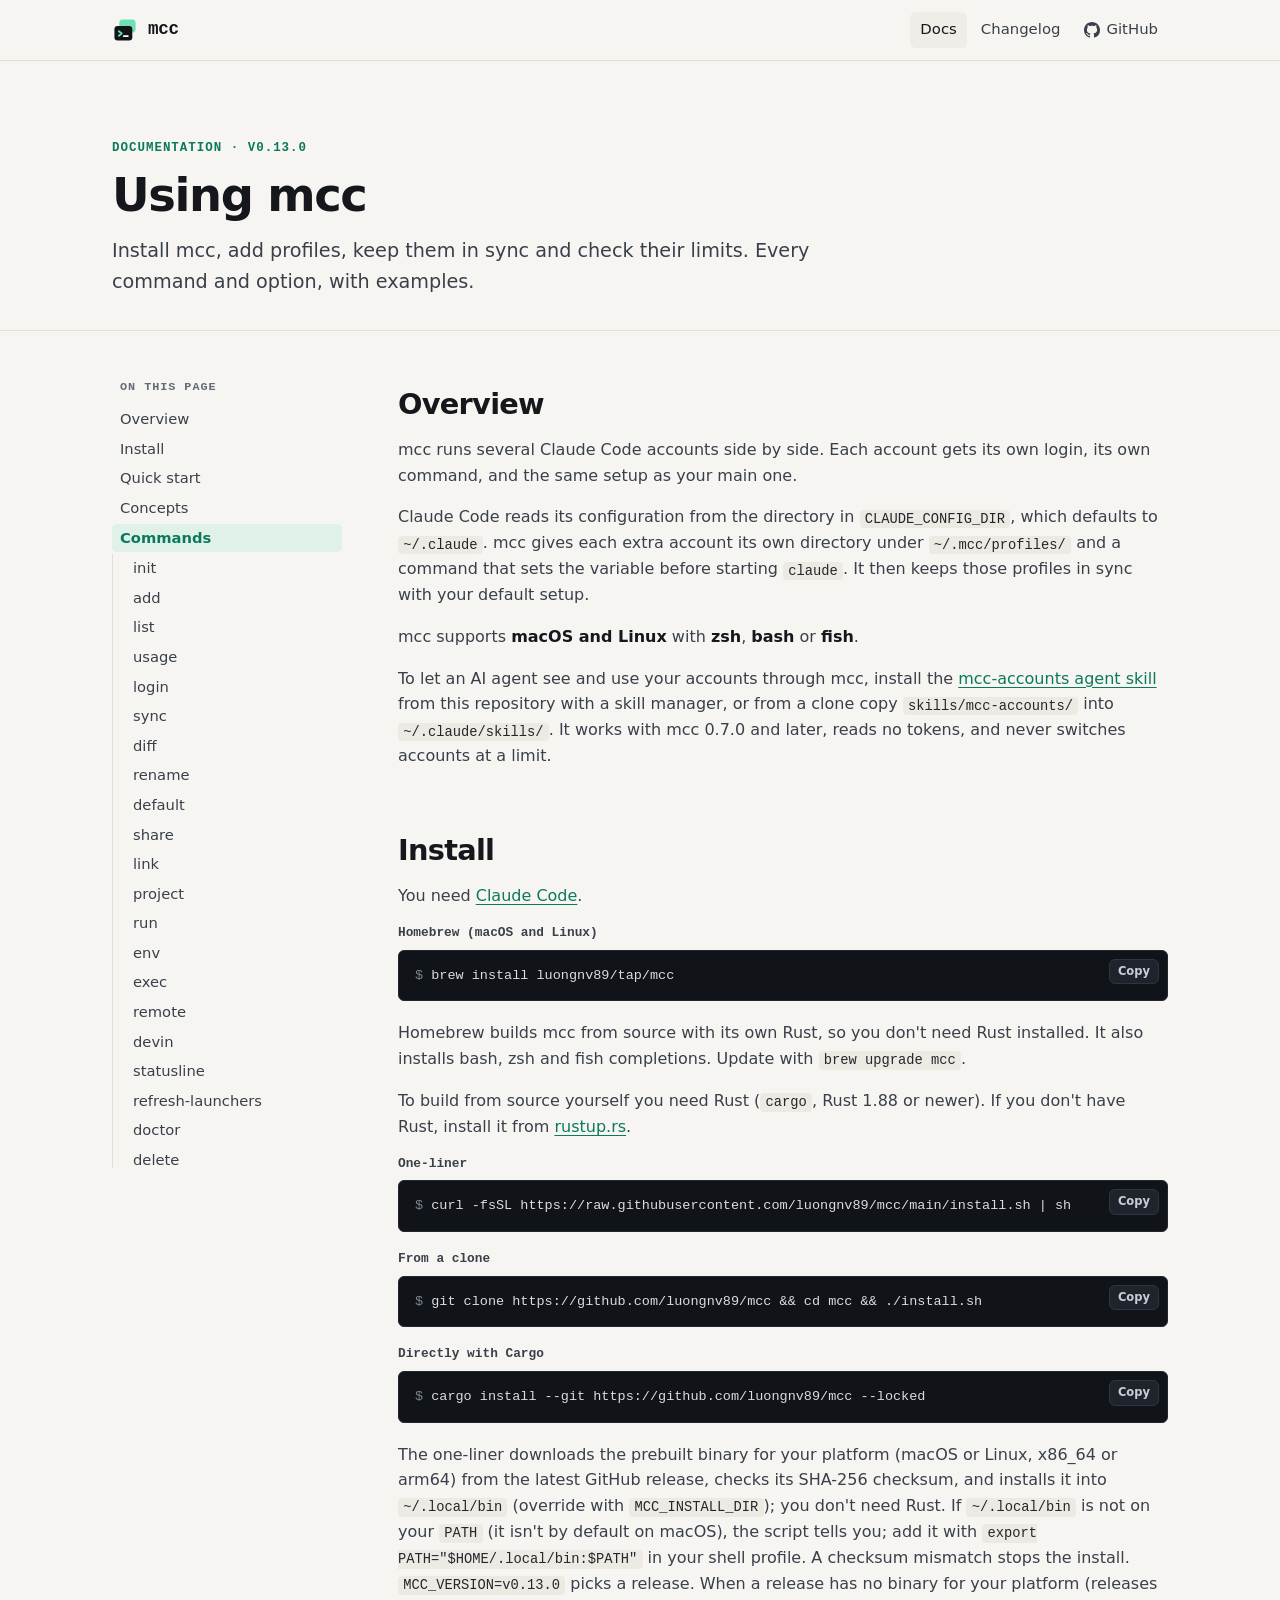
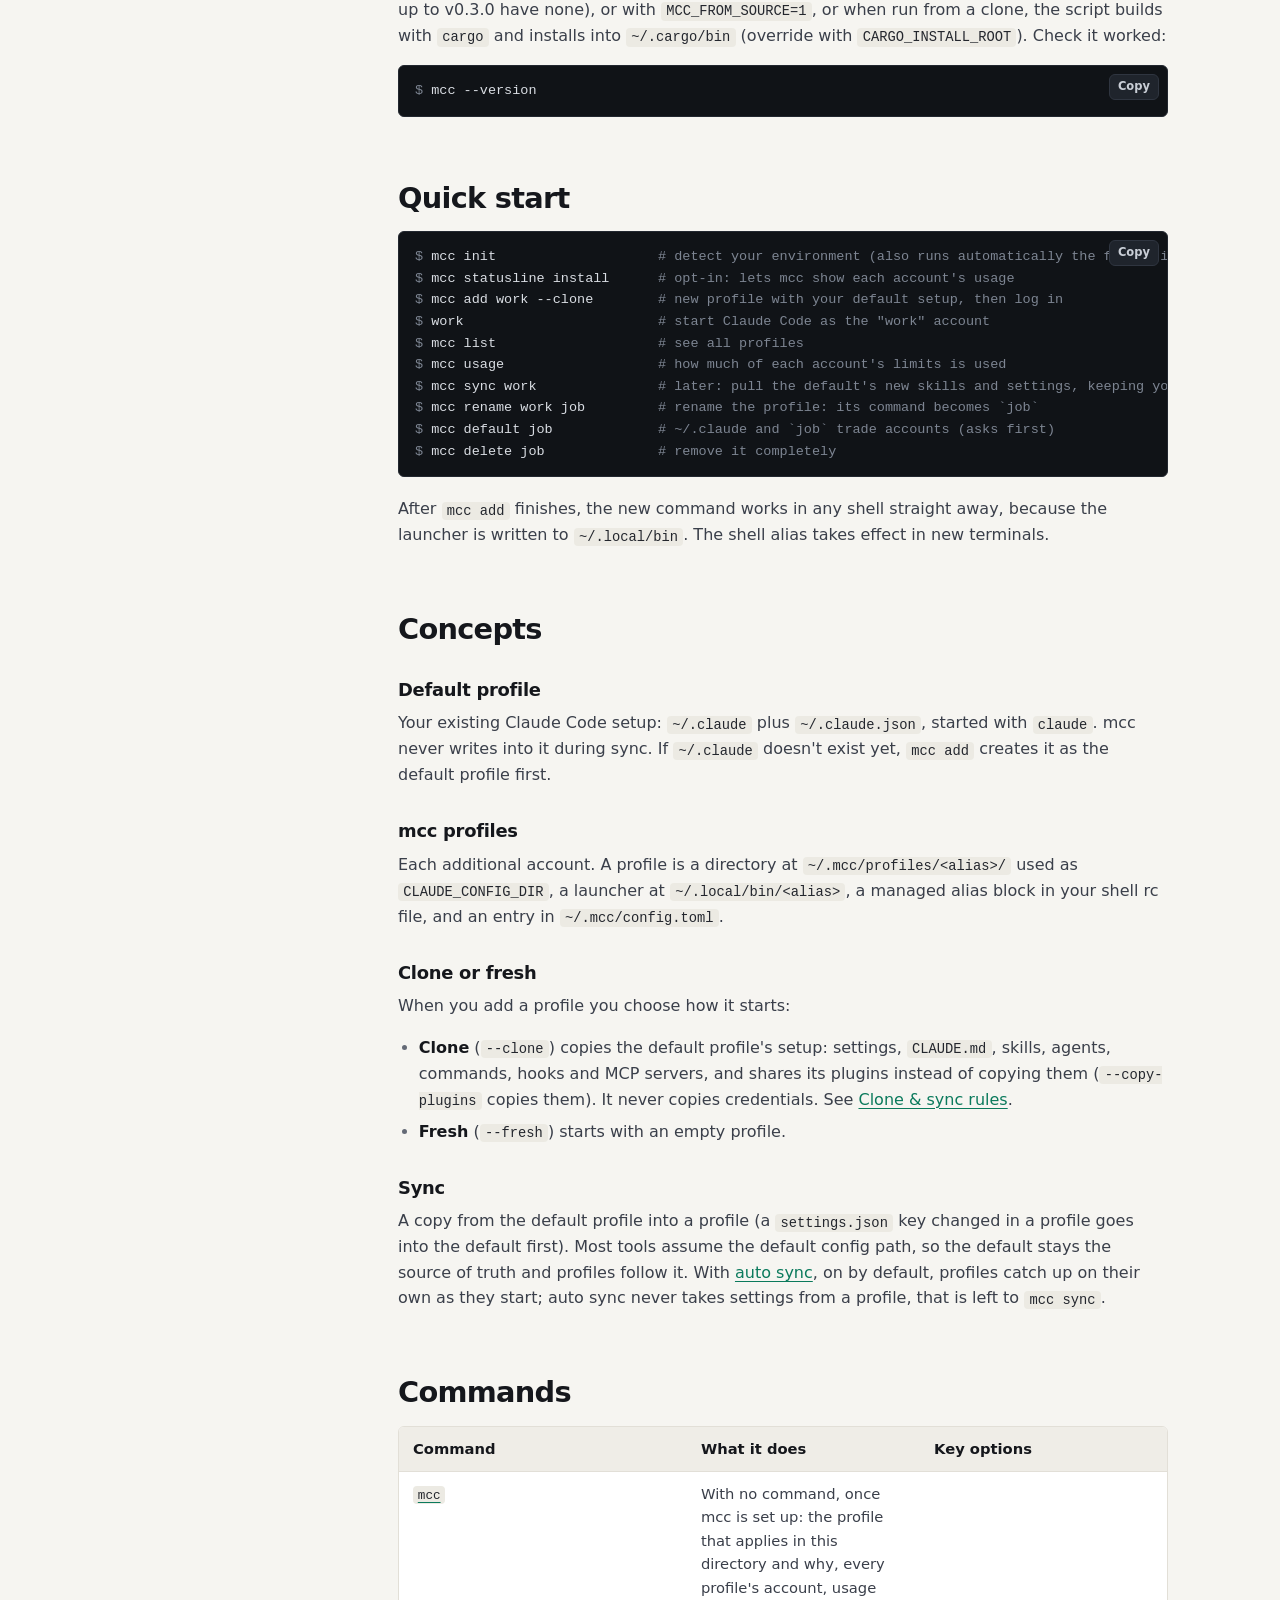
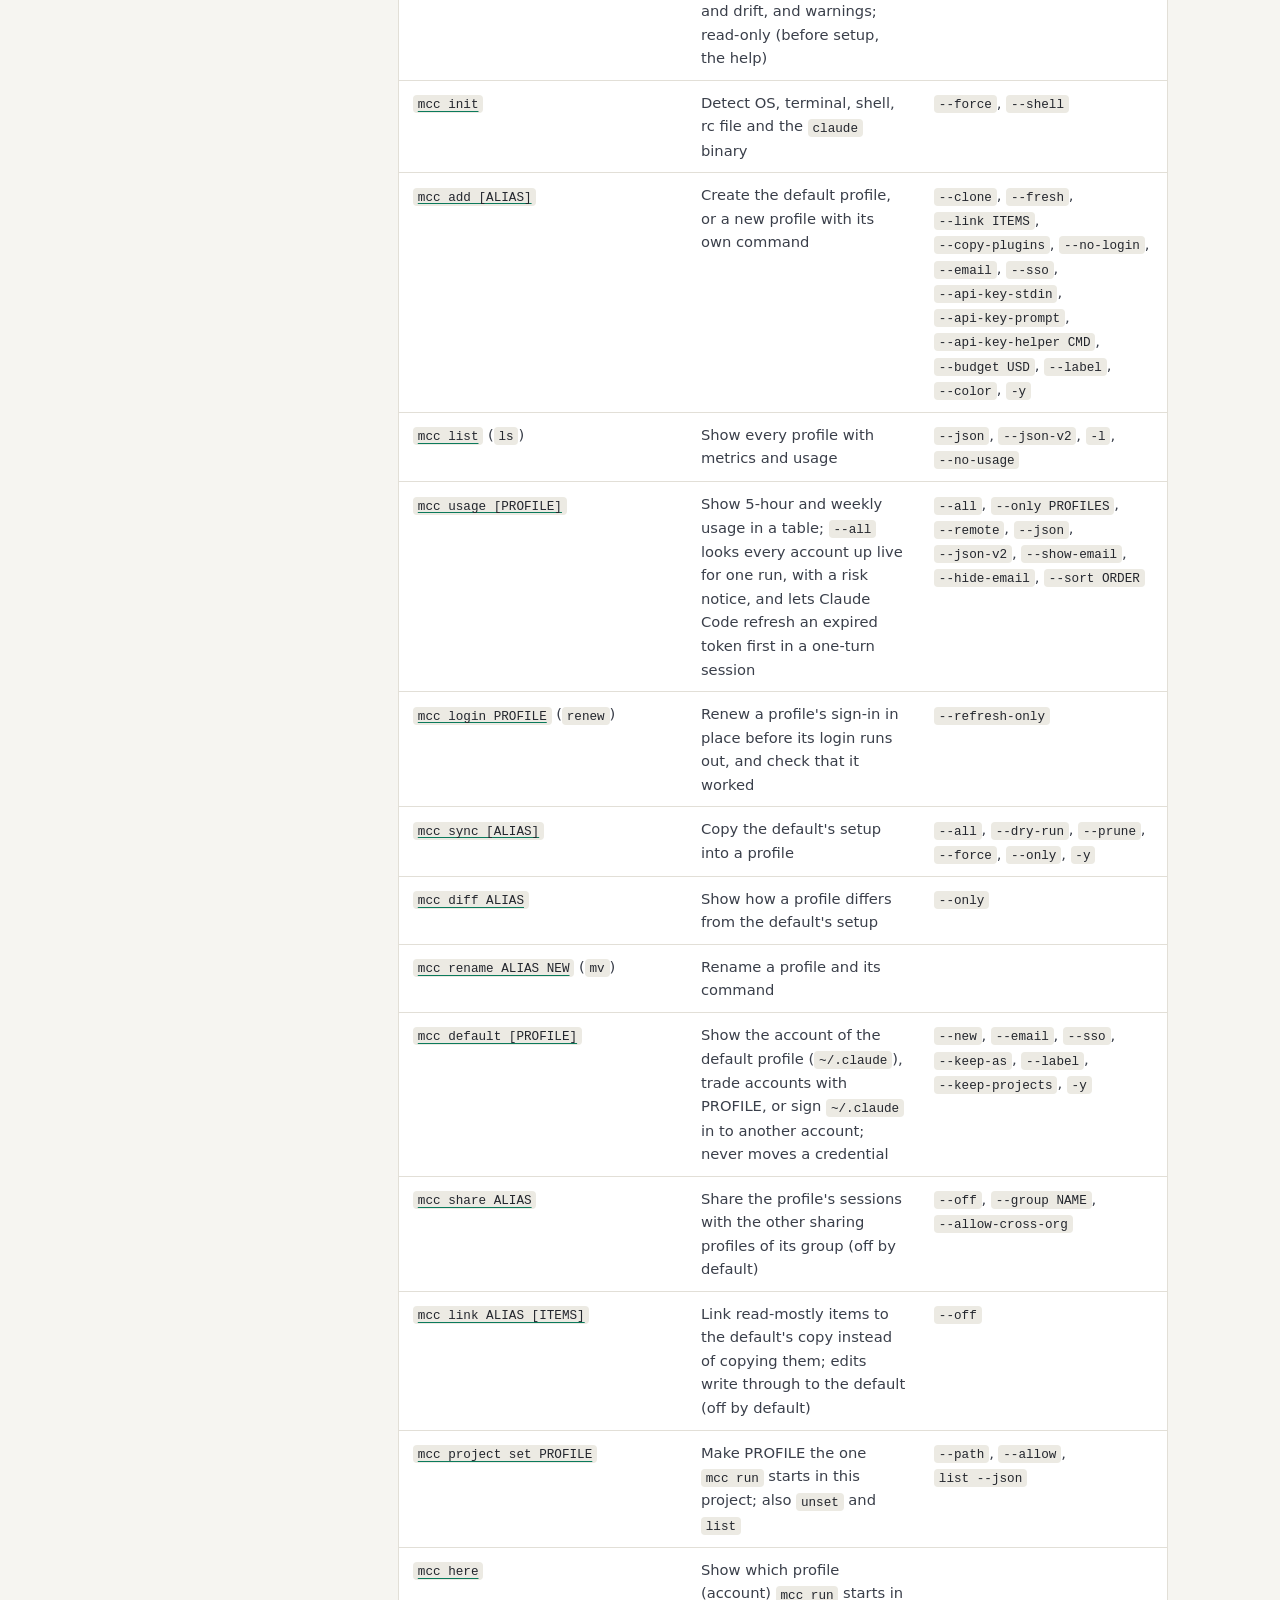
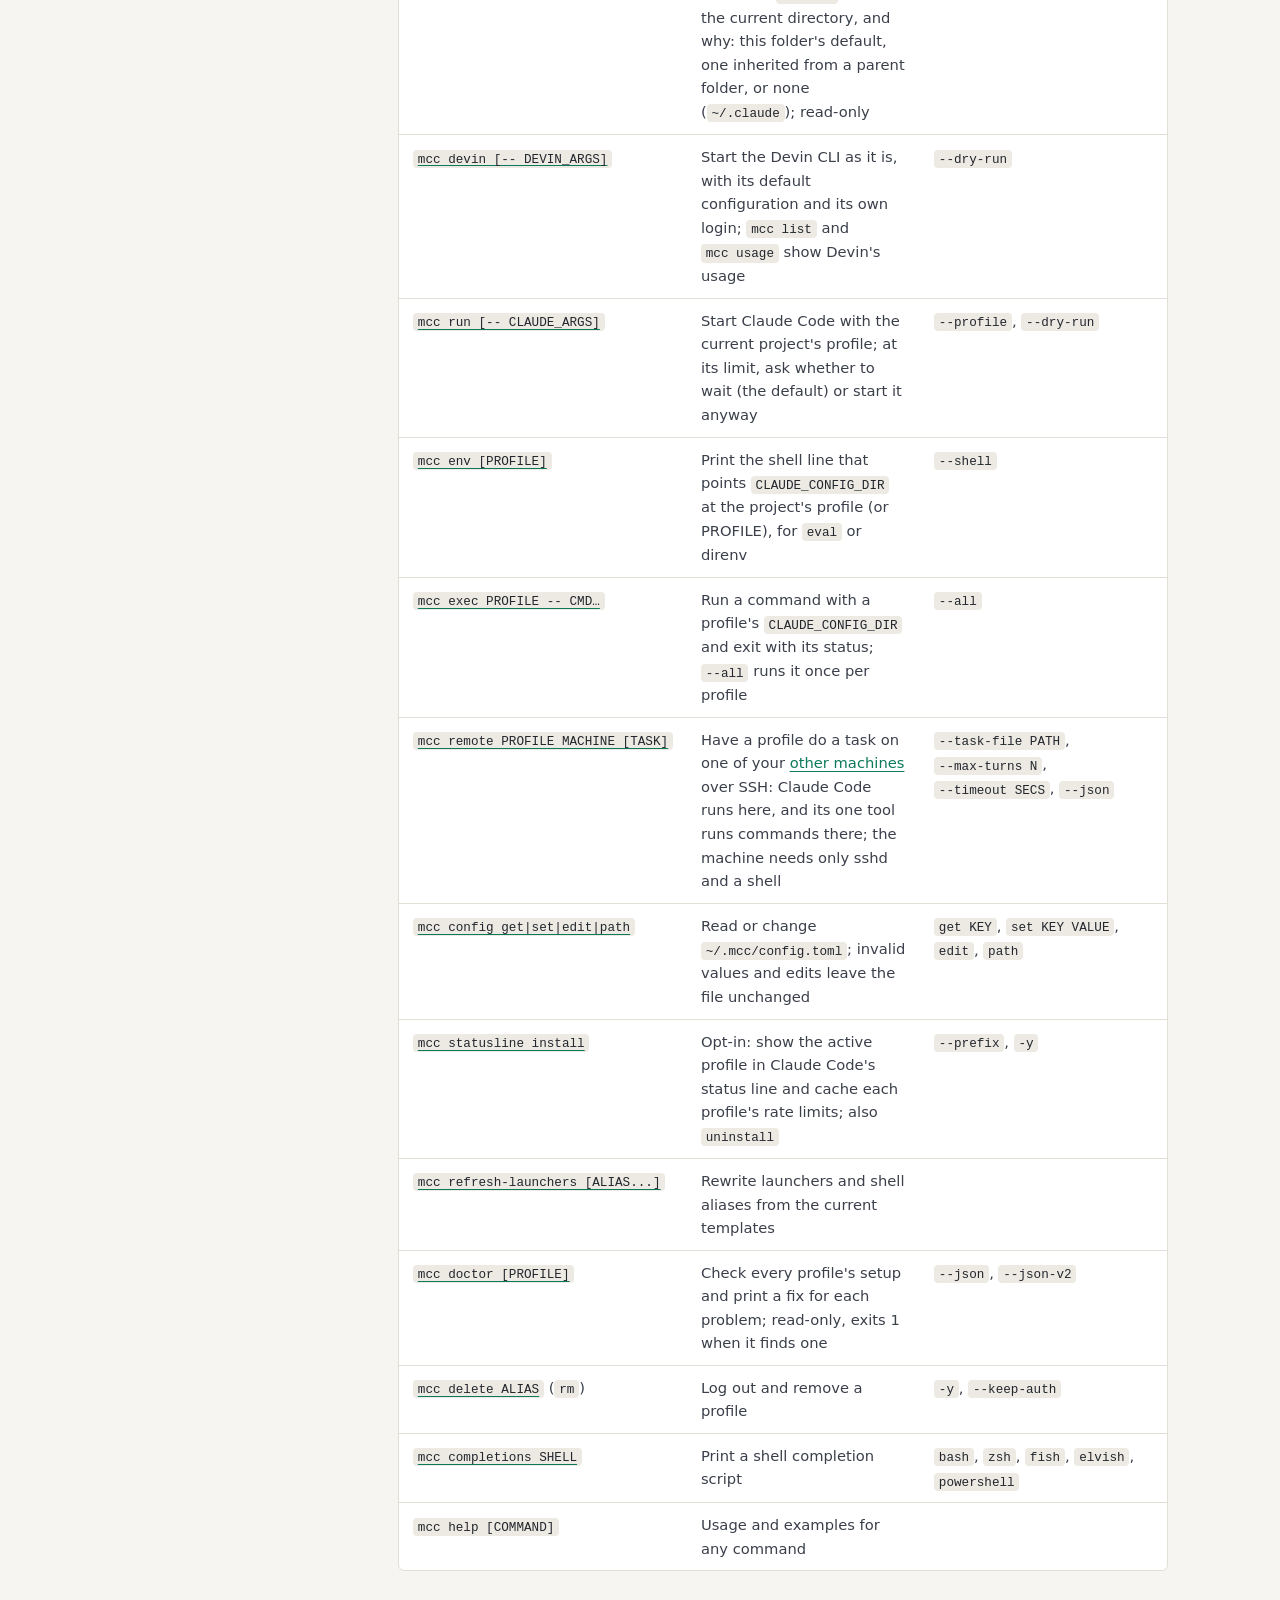
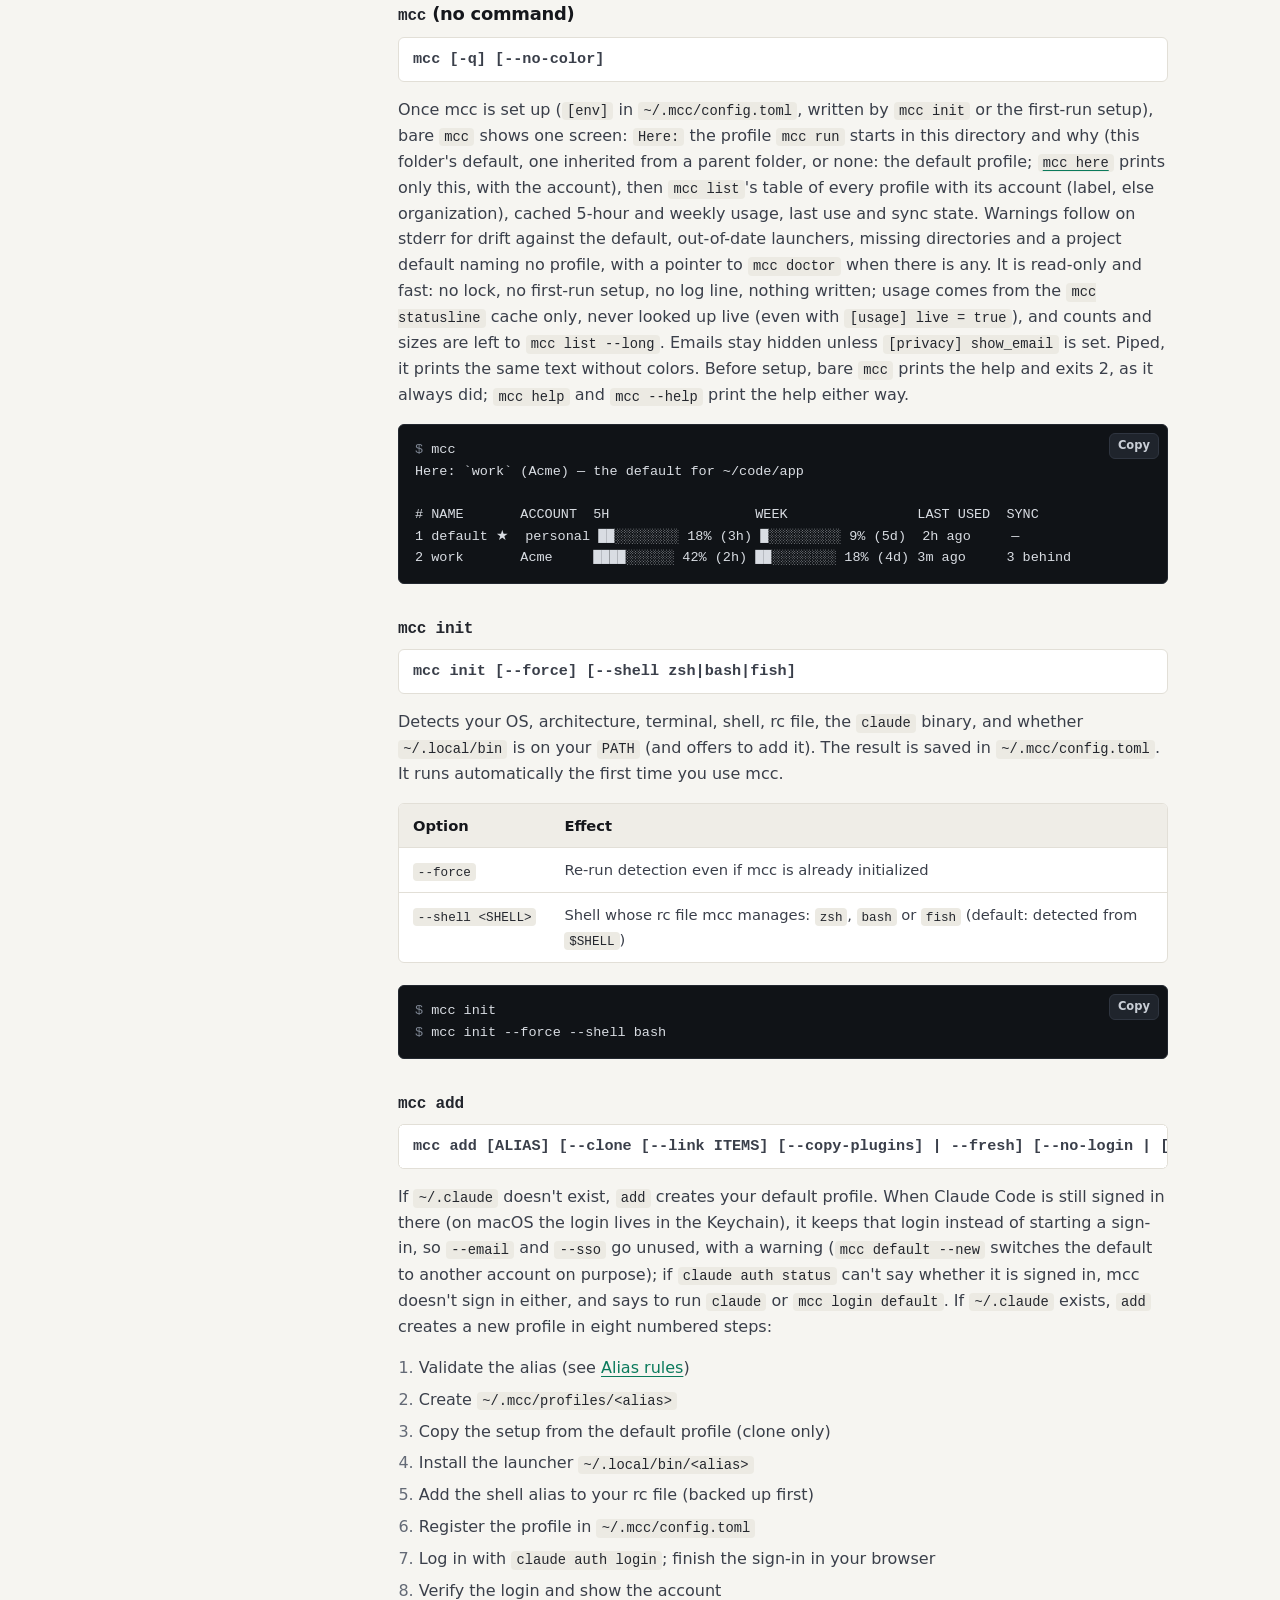
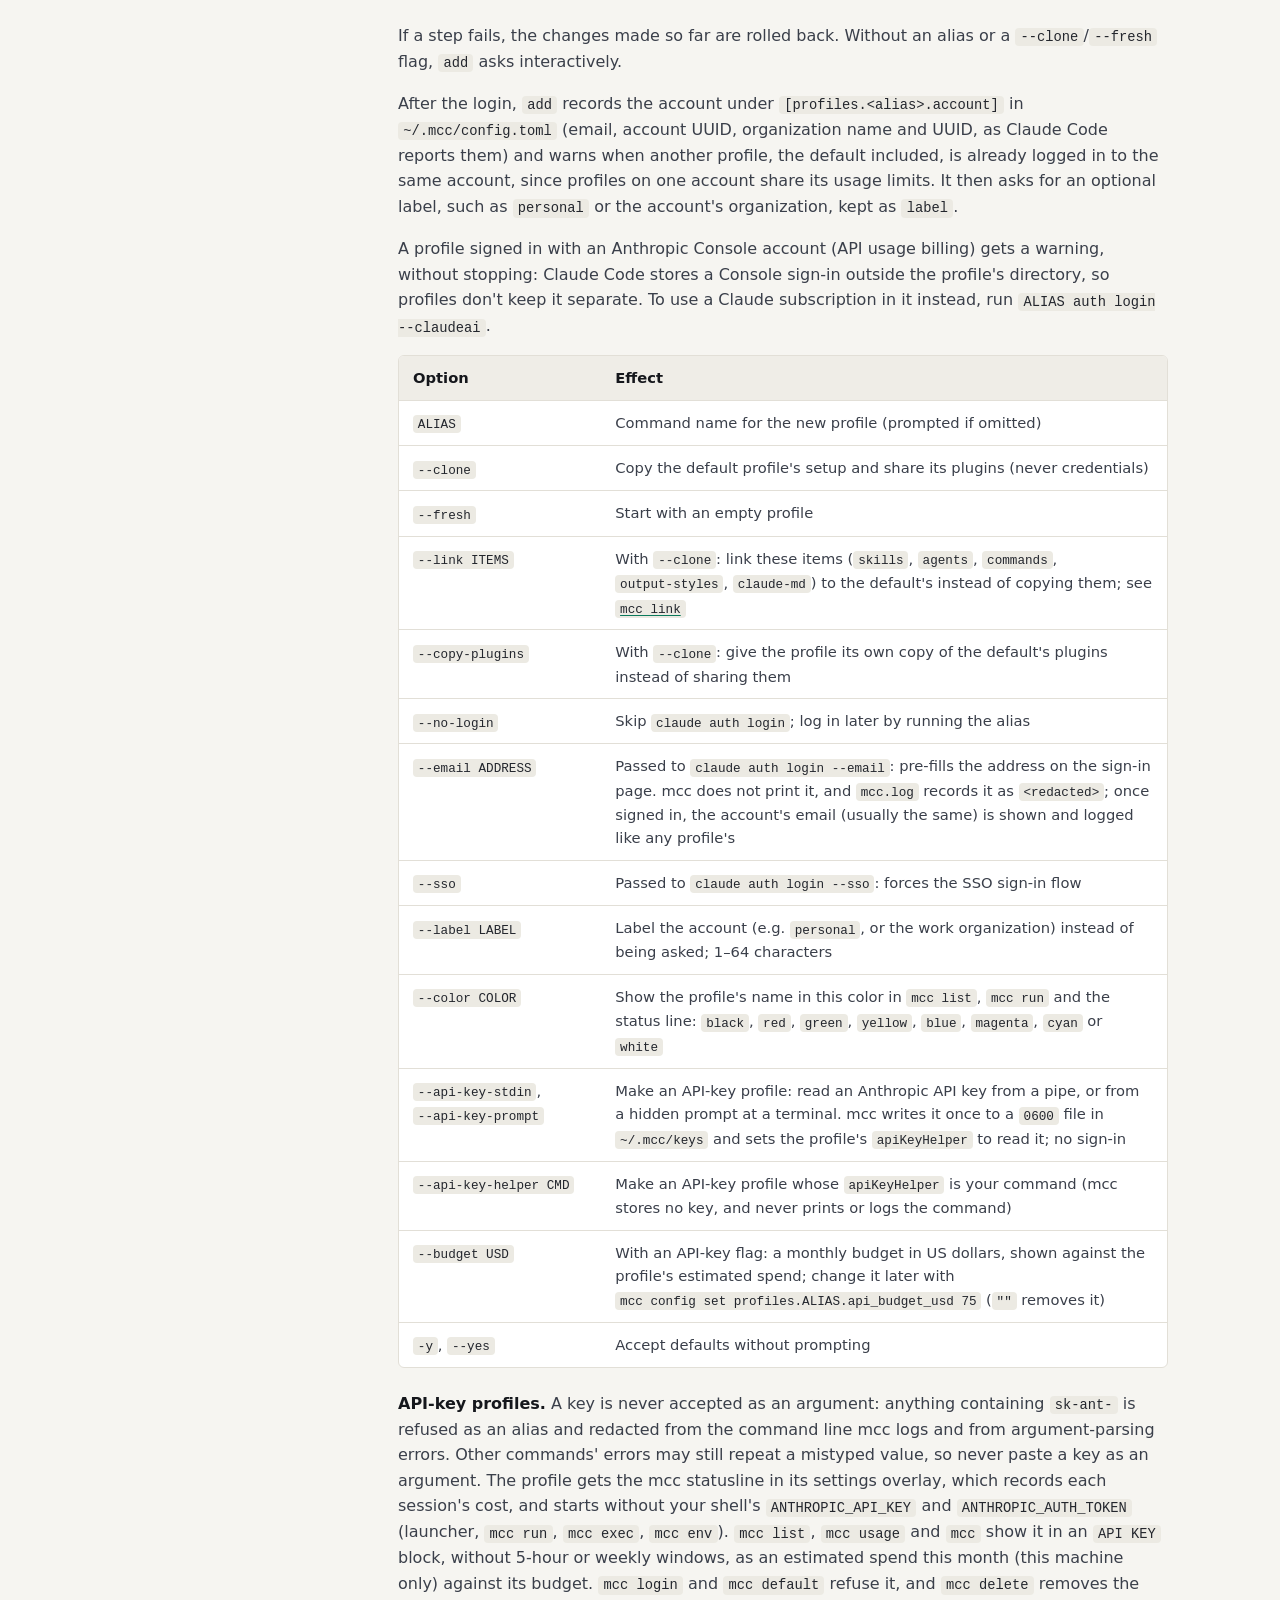
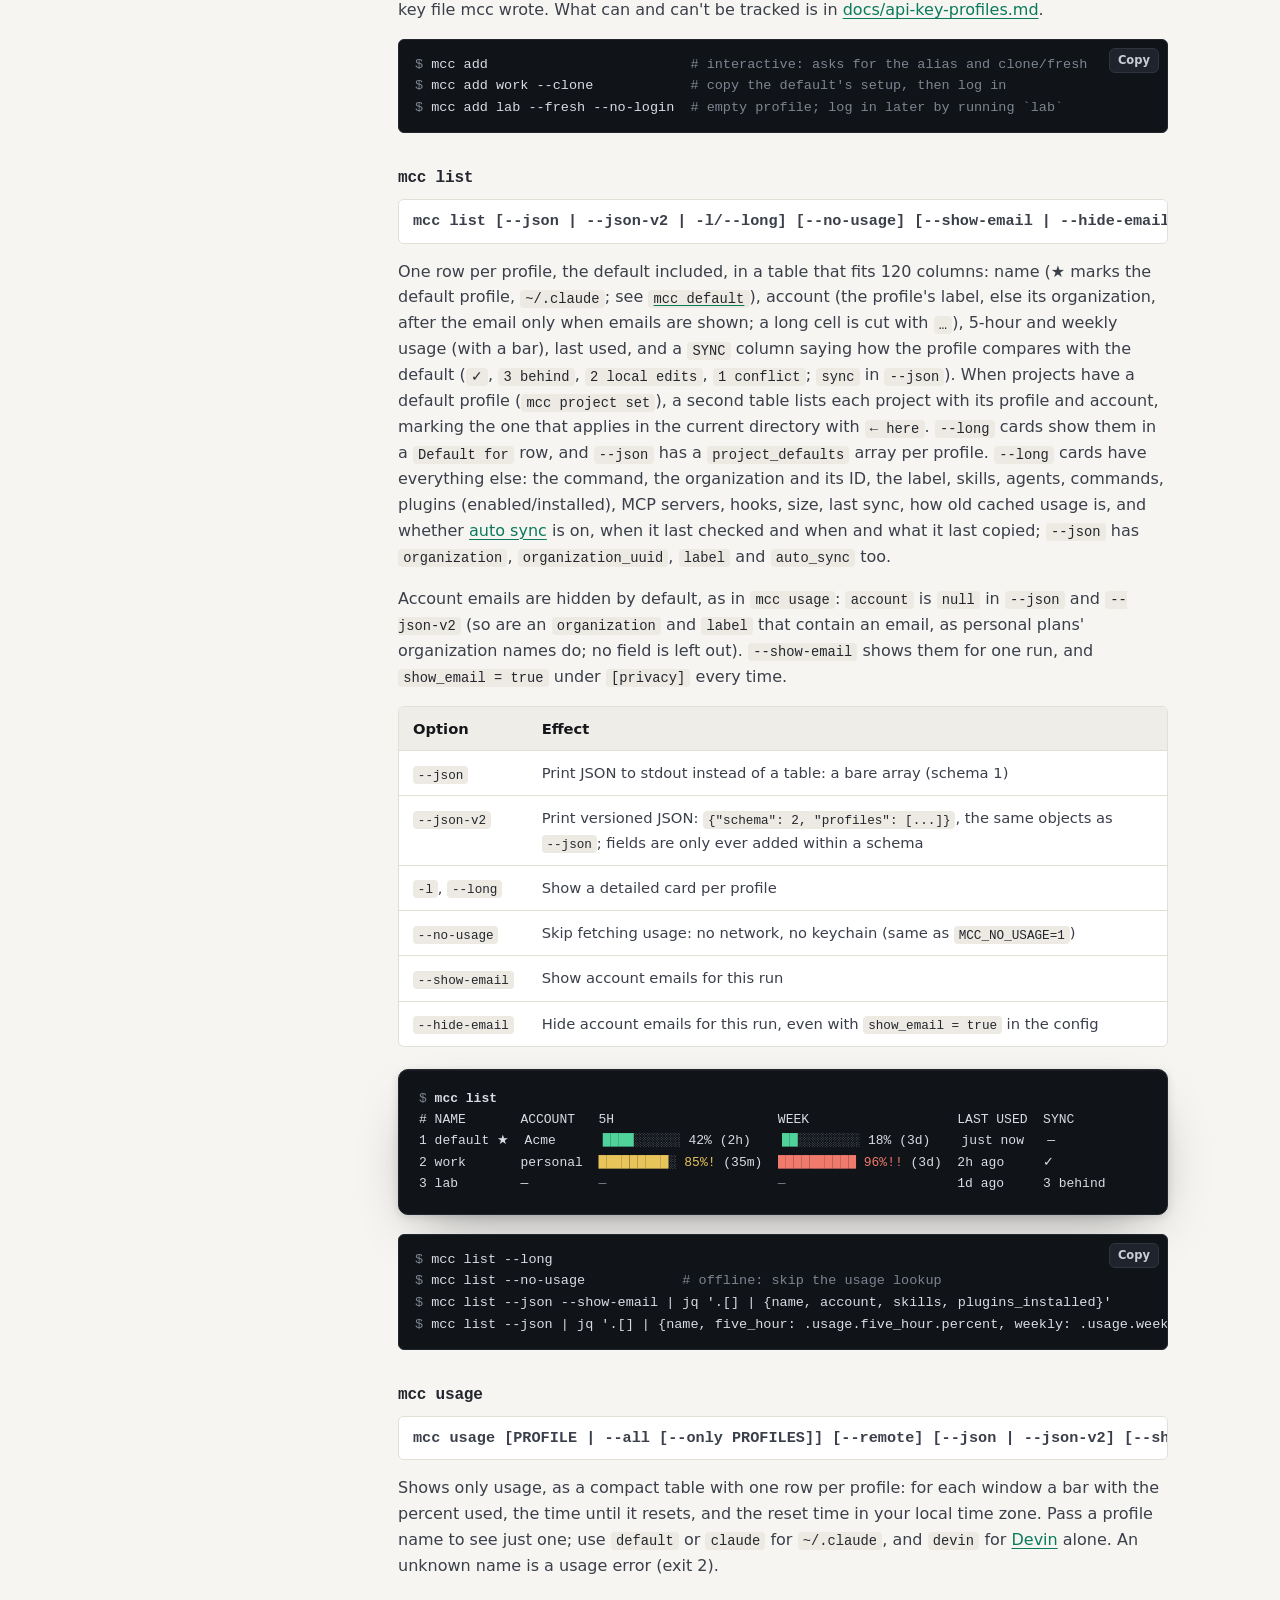
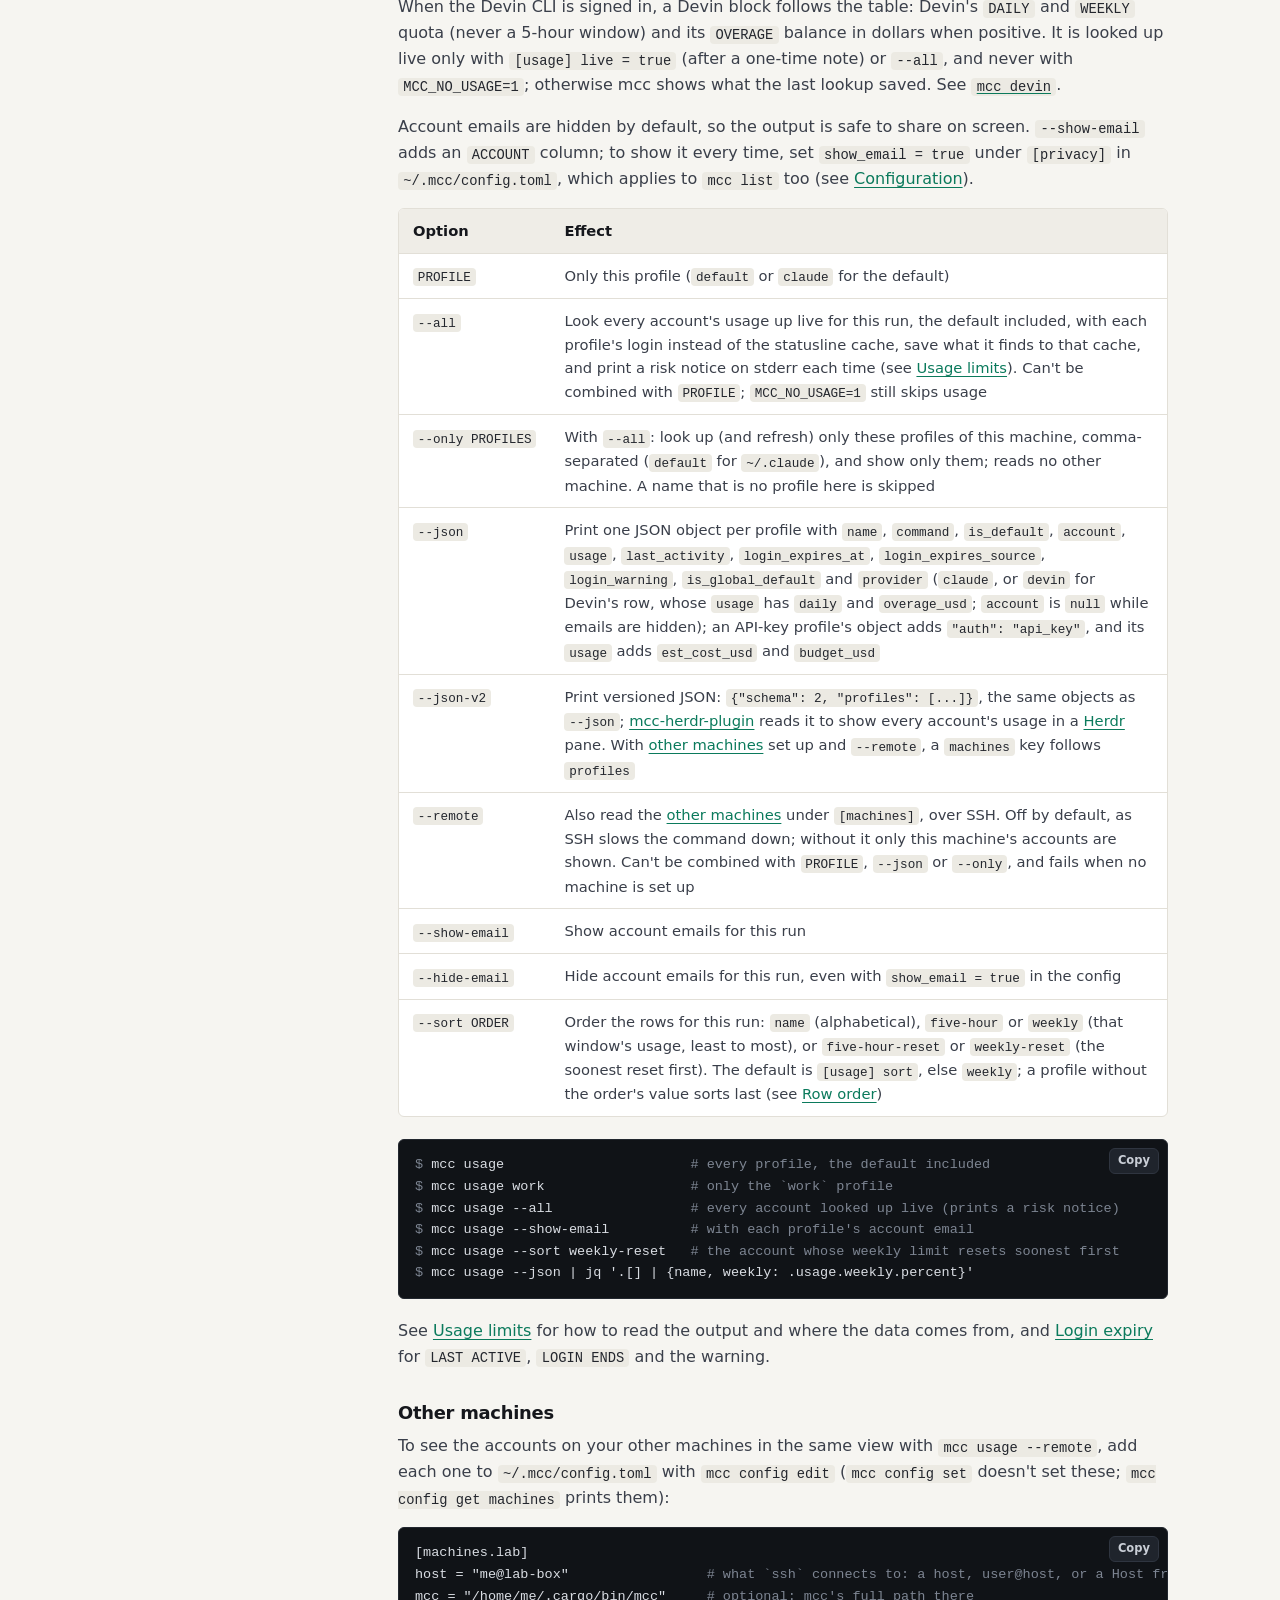
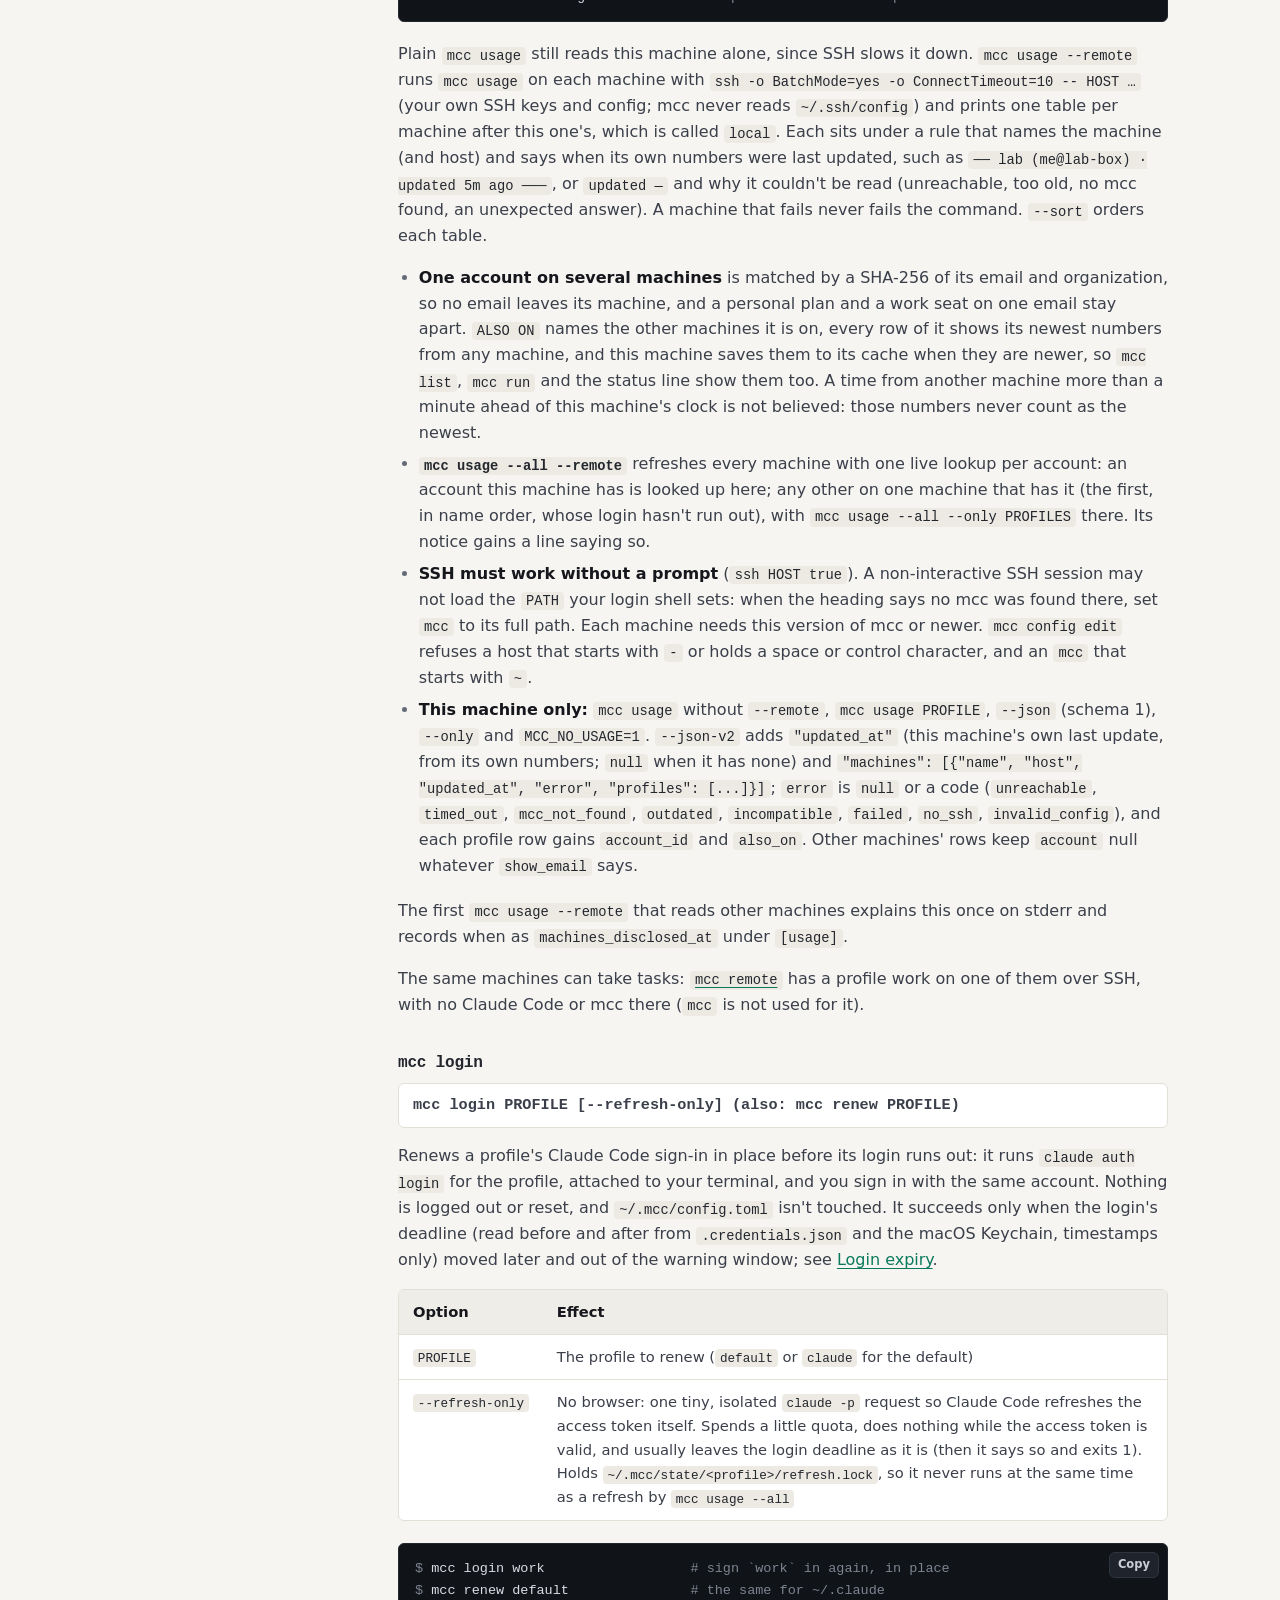
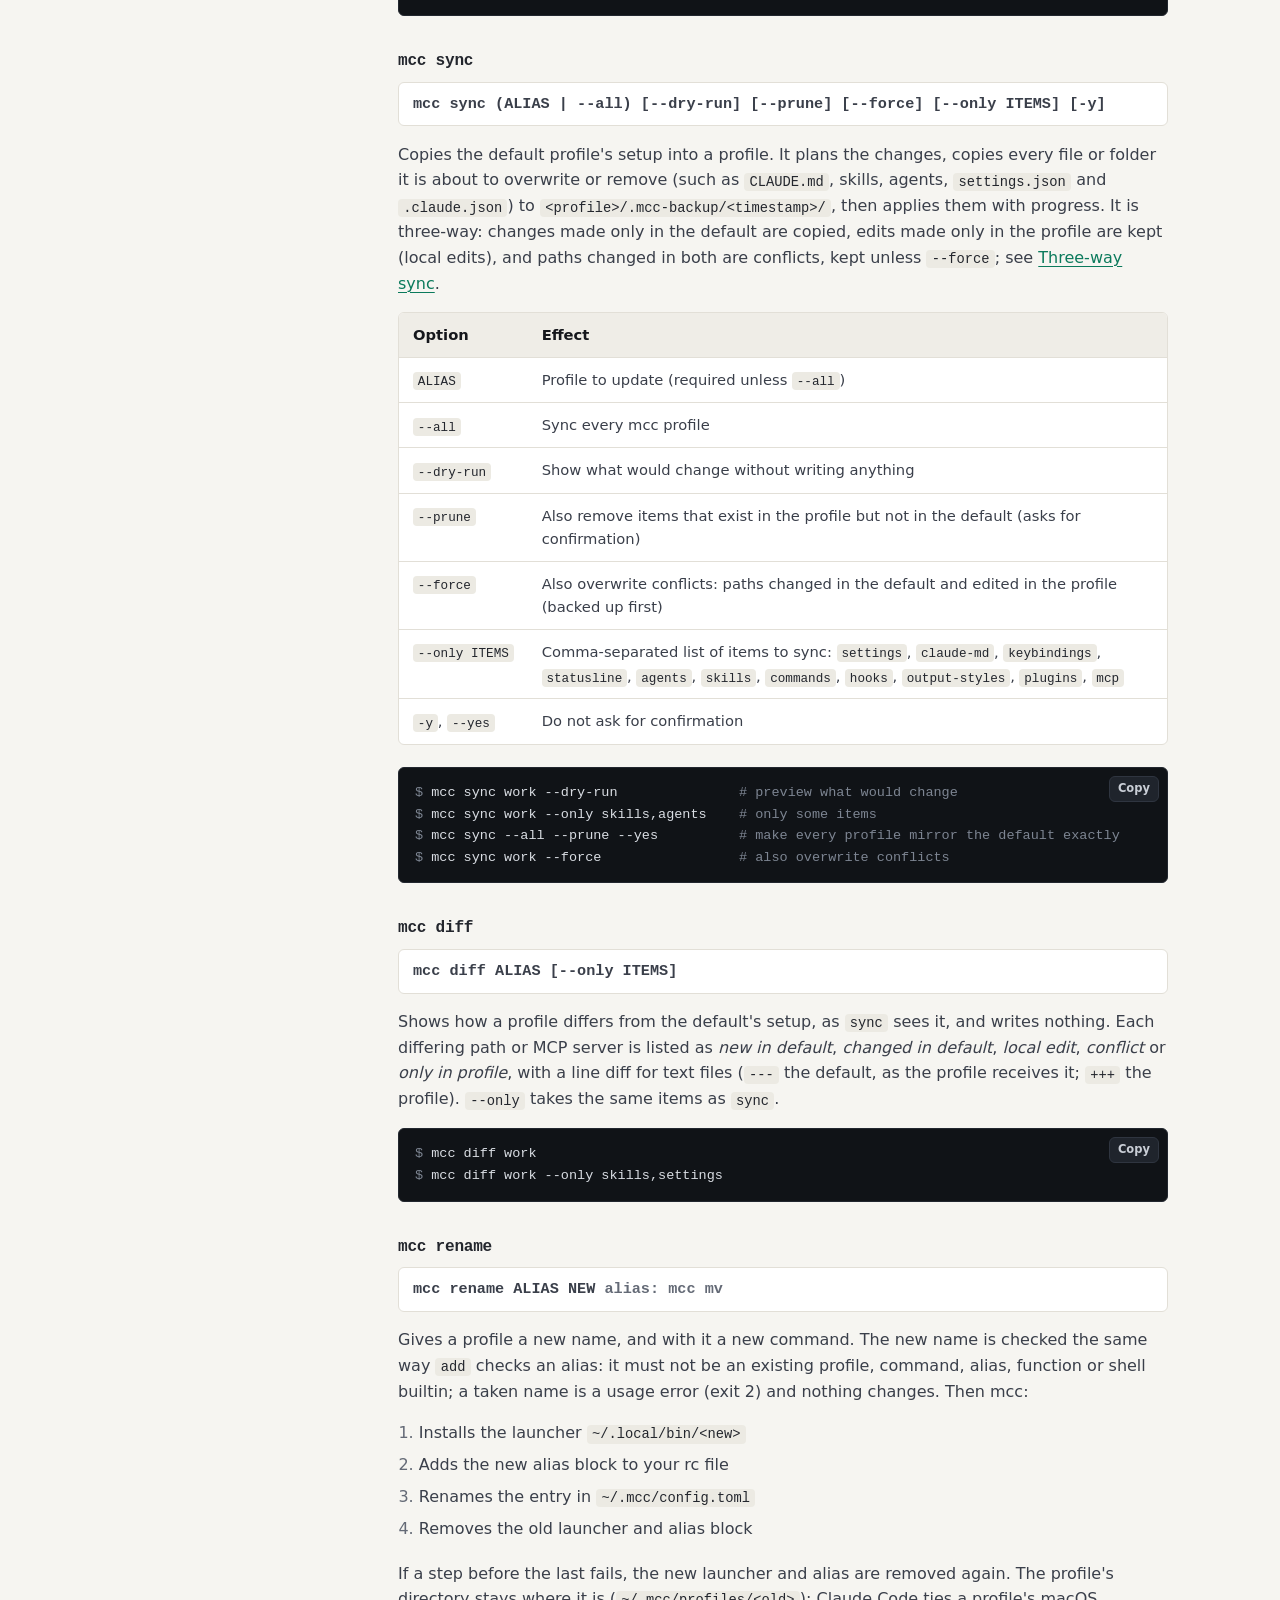
<file: docs/docs.html>
<!doctype html>
<html lang="en">
<head>
  <meta charset="utf-8">
  <meta name="viewport" content="width=device-width, initial-scale=1, viewport-fit=cover">
  <title>Documentation — mcc</title>
  <meta name="description" content="How to install and use mcc: commands, options, clone and sync rules, usage limits, configuration, environment variables and exit codes.">
  <link rel="canonical" href="https://luongnv89.github.io/mcc/docs.html">
  <meta property="og:type" content="article">
  <meta property="og:title" content="mcc documentation">
  <meta property="og:description" content="Install mcc and manage multiple Claude Code profiles: every command, option and file explained.">
  <meta property="og:url" content="https://luongnv89.github.io/mcc/docs.html">
  <meta name="theme-color" content="#f6f5f1" media="(prefers-color-scheme: light)">
  <meta name="theme-color" content="#0d0f12" media="(prefers-color-scheme: dark)">
  <link rel="icon" href="assets/favicon.svg" type="image/svg+xml">
  <link rel="stylesheet" href="assets/site.css">
</head>
<body>
<a class="skip" href="#main">Skip to content</a>

<header class="site-header">
  <div class="wrap">
    <a class="brand" href="./" aria-label="mcc home">
      <svg viewBox="0 0 32 32" aria-hidden="true"><rect x="9" y="3" width="20" height="16" rx="4" fill="#6fe0b4"/><rect x="3" y="11" width="22" height="18" rx="4" fill="#101317"/><path d="M8.5 17.5l3.5 2.75-3.5 2.75" fill="none" stroke="#6fe0b4" stroke-width="2.2" stroke-linecap="round" stroke-linejoin="round"/><path d="M14.5 23.5h5" stroke="#fff" stroke-width="2.2" stroke-linecap="round"/></svg>
      mcc
    </a>
    <nav class="nav" aria-label="Main">
      <a href="docs.html" aria-current="page">Docs</a>
      <a href="changelog.html">Changelog</a>
      <a class="nav-gh" href="https://github.com/luongnv89/mcc">
        <svg viewBox="0 0 16 16" fill="currentColor" aria-hidden="true"><path d="M8 0C3.58 0 0 3.58 0 8c0 3.54 2.29 6.53 5.47 7.59.4.07.55-.17.55-.38 0-.19-.01-.82-.01-1.49-2.01.37-2.53-.49-2.69-.94-.09-.23-.48-.94-.82-1.13-.28-.15-.68-.52-.01-.53.63-.01 1.08.58 1.23.82.72 1.21 1.87.87 2.33.66.07-.52.28-.87.51-1.07-1.78-.2-3.64-.89-3.64-3.95 0-.87.31-1.59.82-2.15-.08-.2-.36-1.02.08-2.12 0 0 .67-.21 2.2.82.64-.18 1.32-.27 2-.27.68 0 1.36.09 2 .27 1.53-1.04 2.2-.82 2.2-.82.44 1.1.16 1.92.08 2.12.51.56.82 1.27.82 2.15 0 3.07-1.87 3.75-3.65 3.95.29.25.54.73.54 1.48 0 1.07-.01 1.93-.01 2.2 0 .21.15.46.55.38A8.013 8.013 0 0016 8c0-4.42-3.58-8-8-8z"/></svg>
        GitHub
      </a>
    </nav>
  </div>
</header>

<main id="main">
  <div class="page-head">
    <div class="wrap">
      <span class="eyebrow">Documentation · v0.13.0</span>
      <h1>Using mcc</h1>
      <p class="lede">Install mcc, add profiles, keep them in sync and check their limits. Every command and option, with examples.</p>
    </div>
  </div>

  <div class="wrap doc-layout">
    <aside class="toc" aria-label="On this page">
      <div class="toc-inner">
        <p class="toc-title">On this page</p>
        <ol>
          <li><a href="#overview">Overview</a></li>
          <li><a href="#install">Install</a></li>
          <li><a href="#quick-start">Quick start</a></li>
          <li><a href="#concepts">Concepts</a></li>
          <li><a href="#commands">Commands</a>
            <ol>
              <li><a href="#cmd-init">init</a></li>
              <li><a href="#cmd-add">add</a></li>
              <li><a href="#cmd-list">list</a></li>
              <li><a href="#cmd-usage">usage</a></li>
              <li><a href="#cmd-login">login</a></li>
              <li><a href="#cmd-sync">sync</a></li>
              <li><a href="#cmd-diff">diff</a></li>
              <li><a href="#cmd-rename">rename</a></li>
              <li><a href="#cmd-default">default</a></li>
              <li><a href="#cmd-share">share</a></li>
              <li><a href="#cmd-link">link</a></li>
              <li><a href="#cmd-project">project</a></li>
              <li><a href="#cmd-run">run</a></li>
              <li><a href="#cmd-env">env</a></li>
              <li><a href="#cmd-exec">exec</a></li>
              <li><a href="#cmd-remote">remote</a></li>
              <li><a href="#cmd-devin">devin</a></li>
              <li><a href="#cmd-statusline">statusline</a></li>
              <li><a href="#cmd-refresh-launchers">refresh-launchers</a></li>
              <li><a href="#cmd-doctor">doctor</a></li>
              <li><a href="#cmd-delete">delete</a></li>
              <li><a href="#cmd-completions">completions</a></li>
              <li><a href="#global-flags">Global flags</a></li>
            </ol>
          </li>
          <li><a href="#clone-sync">Clone &amp; sync rules</a></li>
          <li><a href="#configuration">Configuration</a></li>
          <li><a href="#session-sharing">Session sharing</a></li>
          <li><a href="#per-project">Per-project profiles</a></li>
          <li><a href="#usage-limits">Usage limits</a></li>
          <li><a href="#login-expiry">Login expiry</a></li>
          <li><a href="#aliases">Alias rules</a></li>
          <li><a href="#files">Files &amp; locations</a></li>
          <li><a href="#env">Environment variables</a></li>
          <li><a href="#exit-codes">Exit codes</a></li>
          <li><a href="#troubleshooting">Troubleshooting</a></li>
          <li><a href="#uninstall">Uninstall</a></li>
        </ol>
      </div>
    </aside>

    <article class="prose">

      <section id="overview">
        <h2>Overview <a class="anchor" href="#overview" aria-label="Link to Overview">#</a></h2>
        <p>mcc runs several Claude Code accounts side by side. Each account gets its own login, its own command, and the same setup as your main one.</p>
        <p>Claude Code reads its configuration from the directory in <code>CLAUDE_CONFIG_DIR</code>, which defaults to <code>~/.claude</code>. mcc gives each extra account its own directory under <code>~/.mcc/profiles/</code> and a command that sets the variable before starting <code>claude</code>. It then keeps those profiles in sync with your default setup.</p>
        <p>mcc supports <strong>macOS and Linux</strong> with <strong>zsh</strong>, <strong>bash</strong> or <strong>fish</strong>.</p>
        <p>To let an AI agent see and use your accounts through mcc, install the <a href="https://github.com/luongnv89/mcc/blob/main/skills/mcc-accounts/docs/README.md">mcc-accounts agent skill</a> from this repository with a skill manager, or from a clone copy <code>skills/mcc-accounts/</code> into <code>~/.claude/skills/</code>. It works with mcc 0.7.0 and later, reads no tokens, and never switches accounts at a limit.</p>
      </section>

      <section id="install">
        <h2>Install <a class="anchor" href="#install" aria-label="Link to Install">#</a></h2>
        <p>You need <a href="https://docs.claude.com/en/docs/claude-code">Claude Code</a>.</p>
        <p class="label">Homebrew (macOS and Linux)</p>
        <div class="code"><pre><span class="p">$ </span>brew install luongnv89/tap/mcc</pre></div>
        <p>Homebrew builds mcc from source with its own Rust, so you don't need Rust installed. It also installs bash, zsh and fish completions. Update with <code>brew upgrade mcc</code>.</p>
        <p>To build from source yourself you need Rust (<code>cargo</code>, Rust 1.88 or newer). If you don't have Rust, install it from <a href="https://rustup.rs">rustup.rs</a>.</p>
        <p class="label">One-liner</p>
        <div class="code"><pre><span class="p">$ </span>curl -fsSL https://raw.githubusercontent.com/luongnv89/mcc/main/install.sh | sh</pre></div>
        <p class="label">From a clone</p>
        <div class="code"><pre><span class="p">$ </span>git clone https://github.com/luongnv89/mcc &amp;&amp; cd mcc &amp;&amp; ./install.sh</pre></div>
        <p class="label">Directly with Cargo</p>
        <div class="code"><pre><span class="p">$ </span>cargo install --git https://github.com/luongnv89/mcc --locked</pre></div>
        <p>The one-liner downloads the prebuilt binary for your platform (macOS or Linux, x86_64 or arm64) from the latest GitHub release, checks its SHA-256 checksum, and installs it into <code>~/.local/bin</code> (override with <code>MCC_INSTALL_DIR</code>); you don't need Rust. If <code>~/.local/bin</code> is not on your <code>PATH</code> (it isn't by default on macOS), the script tells you; add it with <code>export PATH="$HOME/.local/bin:$PATH"</code> in your shell profile. A checksum mismatch stops the install. <code>MCC_VERSION=v0.13.0</code> picks a release. When a release has no binary for your platform (releases up to v0.3.0 have none), or with <code>MCC_FROM_SOURCE=1</code>, or when run from a clone, the script builds with <code>cargo</code> and installs into <code>~/.cargo/bin</code> (override with <code>CARGO_INSTALL_ROOT</code>). Check it worked:</p>
        <div class="code"><pre><span class="p">$ </span>mcc --version</pre></div>
      </section>

      <section id="quick-start">
        <h2>Quick start <a class="anchor" href="#quick-start" aria-label="Link to Quick start">#</a></h2>
        <div class="code"><pre><span class="p">$ </span>mcc init                    <span class="cm"># detect your environment (also runs automatically the first time)</span>
<span class="p">$ </span>mcc statusline install      <span class="cm"># opt-in: lets mcc show each account's usage</span>
<span class="p">$ </span>mcc add work --clone        <span class="cm"># new profile with your default setup, then log in</span>
<span class="p">$ </span>work                        <span class="cm"># start Claude Code as the "work" account</span>
<span class="p">$ </span>mcc list                    <span class="cm"># see all profiles</span>
<span class="p">$ </span>mcc usage                   <span class="cm"># how much of each account's limits is used</span>
<span class="p">$ </span>mcc sync work               <span class="cm"># later: pull the default's new skills and settings, keeping your edits</span>
<span class="p">$ </span>mcc rename work job         <span class="cm"># rename the profile: its command becomes `job`</span>
<span class="p">$ </span>mcc default job             <span class="cm"># ~/.claude and `job` trade accounts (asks first)</span>
<span class="p">$ </span>mcc delete job              <span class="cm"># remove it completely</span></pre></div>
        <p>After <code>mcc add</code> finishes, the new command works in any shell straight away, because the launcher is written to <code>~/.local/bin</code>. The shell alias takes effect in new terminals.</p>
      </section>

      <section id="concepts">
        <h2>Concepts <a class="anchor" href="#concepts" aria-label="Link to Concepts">#</a></h2>
        <h3>Default profile</h3>
        <p>Your existing Claude Code setup: <code>~/.claude</code> plus <code>~/.claude.json</code>, started with <code>claude</code>. mcc never writes into it during sync. If <code>~/.claude</code> doesn't exist yet, <code>mcc add</code> creates it as the default profile first.</p>
        <h3>mcc profiles</h3>
        <p>Each additional account. A profile is a directory at <code>~/.mcc/profiles/&lt;alias&gt;/</code> used as <code>CLAUDE_CONFIG_DIR</code>, a launcher at <code>~/.local/bin/&lt;alias&gt;</code>, a managed alias block in your shell rc file, and an entry in <code>~/.mcc/config.toml</code>.</p>
        <h3>Clone or fresh</h3>
        <p>When you add a profile you choose how it starts:</p>
        <ul>
          <li><strong>Clone</strong> (<code>--clone</code>) copies the default profile's setup: settings, <code>CLAUDE.md</code>, skills, agents, commands, hooks and MCP servers, and shares its plugins instead of copying them (<code>--copy-plugins</code> copies them). It never copies credentials. See <a href="#clone-sync">Clone &amp; sync rules</a>.</li>
          <li><strong>Fresh</strong> (<code>--fresh</code>) starts with an empty profile.</li>
        </ul>
        <h3>Sync</h3>
        <p>A copy from the default profile into a profile (a <code>settings.json</code> key changed in a profile goes into the default first). Most tools assume the default config path, so the default stays the source of truth and profiles follow it. With <a href="#auto-sync">auto sync</a>, on by default, profiles catch up on their own as they start; auto sync never takes settings from a profile, that is left to <code>mcc sync</code>.</p>
      </section>

      <section id="commands">
        <h2>Commands <a class="anchor" href="#commands" aria-label="Link to Commands">#</a></h2>
        <div class="table-wrap"><table>
          <thead><tr><th>Command</th><th>What it does</th><th>Key options</th></tr></thead>
          <tbody>
            <tr><td><a href="#cmd-status"><code>mcc</code></a></td><td>With no command, once mcc is set up: the profile that applies in this directory and why, every profile's account, usage and drift, and warnings; read-only (before setup, the help)</td><td></td></tr>
            <tr><td><a href="#cmd-init"><code>mcc init</code></a></td><td>Detect OS, terminal, shell, rc file and the <code>claude</code> binary</td><td><code>--force</code>, <code>--shell</code></td></tr>
            <tr><td><a href="#cmd-add"><code>mcc add [ALIAS]</code></a></td><td>Create the default profile, or a new profile with its own command</td><td><code>--clone</code>, <code>--fresh</code>, <code>--link ITEMS</code>, <code>--copy-plugins</code>, <code>--no-login</code>, <code>--email</code>, <code>--sso</code>, <code>--api-key-stdin</code>, <code>--api-key-prompt</code>, <code>--api-key-helper CMD</code>, <code>--budget USD</code>, <code>--label</code>, <code>--color</code>, <code>-y</code></td></tr>
            <tr><td><a href="#cmd-list"><code>mcc list</code></a> (<code>ls</code>)</td><td>Show every profile with metrics and usage</td><td><code>--json</code>, <code>--json-v2</code>, <code>-l</code>, <code>--no-usage</code></td></tr>
            <tr><td><a href="#cmd-usage"><code>mcc usage [PROFILE]</code></a></td><td>Show 5-hour and weekly usage in a table; <code>--all</code> looks every account up live for one run, with a risk notice, and lets Claude Code refresh an expired token first in a one-turn session</td><td><code>--all</code>, <code>--only PROFILES</code>, <code>--remote</code>, <code>--json</code>, <code>--json-v2</code>, <code>--show-email</code>, <code>--hide-email</code>, <code>--sort ORDER</code></td></tr>
            <tr><td><a href="#cmd-login"><code>mcc login PROFILE</code></a> (<code>renew</code>)</td><td>Renew a profile's sign-in in place before its login runs out, and check that it worked</td><td><code>--refresh-only</code></td></tr>
            <tr><td><a href="#cmd-sync"><code>mcc sync [ALIAS]</code></a></td><td>Copy the default's setup into a profile</td><td><code>--all</code>, <code>--dry-run</code>, <code>--prune</code>, <code>--force</code>, <code>--only</code>, <code>-y</code></td></tr>
            <tr><td><a href="#cmd-diff"><code>mcc diff ALIAS</code></a></td><td>Show how a profile differs from the default's setup</td><td><code>--only</code></td></tr>
            <tr><td><a href="#cmd-rename"><code>mcc rename ALIAS NEW</code></a> (<code>mv</code>)</td><td>Rename a profile and its command</td><td></td></tr>
            <tr><td><a href="#cmd-default"><code>mcc default [PROFILE]</code></a></td><td>Show the account of the default profile (<code>~/.claude</code>), trade accounts with PROFILE, or sign <code>~/.claude</code> in to another account; never moves a credential</td><td><code>--new</code>, <code>--email</code>, <code>--sso</code>, <code>--keep-as</code>, <code>--label</code>, <code>--keep-projects</code>, <code>-y</code></td></tr>
            <tr><td><a href="#cmd-share"><code>mcc share ALIAS</code></a></td><td>Share the profile's sessions with the other sharing profiles of its group (off by default)</td><td><code>--off</code>, <code>--group NAME</code>, <code>--allow-cross-org</code></td></tr>
            <tr><td><a href="#cmd-link"><code>mcc link ALIAS [ITEMS]</code></a></td><td>Link read-mostly items to the default's copy instead of copying them; edits write through to the default (off by default)</td><td><code>--off</code></td></tr>
            <tr><td><a href="#cmd-project"><code>mcc project set PROFILE</code></a></td><td>Make PROFILE the one <code>mcc run</code> starts in this project; also <code>unset</code> and <code>list</code></td><td><code>--path</code>, <code>--allow</code>, <code>list --json</code></td></tr>
            <tr><td><a href="#cmd-here"><code>mcc here</code></a></td><td>Show which profile (account) <code>mcc run</code> starts in the current directory, and why: this folder's default, one inherited from a parent folder, or none (<code>~/.claude</code>); read-only</td><td></td></tr>
            <tr><td><a href="#cmd-devin"><code>mcc devin [-- DEVIN_ARGS]</code></a></td><td>Start the Devin CLI as it is, with its default configuration and its own login; <code>mcc list</code> and <code>mcc usage</code> show Devin's usage</td><td><code>--dry-run</code></td></tr>
            <tr><td><a href="#cmd-run"><code>mcc run [-- CLAUDE_ARGS]</code></a></td><td>Start Claude Code with the current project's profile; at its limit, ask whether to wait (the default) or start it anyway</td><td><code>--profile</code>, <code>--dry-run</code></td></tr>
            <tr><td><a href="#cmd-env"><code>mcc env [PROFILE]</code></a></td><td>Print the shell line that points <code>CLAUDE_CONFIG_DIR</code> at the project's profile (or PROFILE), for <code>eval</code> or direnv</td><td><code>--shell</code></td></tr>
            <tr><td><a href="#cmd-exec"><code>mcc exec PROFILE -- CMD…</code></a></td><td>Run a command with a profile's <code>CLAUDE_CONFIG_DIR</code> and exit with its status; <code>--all</code> runs it once per profile</td><td><code>--all</code></td></tr>
            <tr><td><a href="#cmd-remote"><code>mcc remote PROFILE MACHINE [TASK]</code></a></td><td>Have a profile do a task on one of your <a href="#machines">other machines</a> over SSH: Claude Code runs here, and its one tool runs commands there; the machine needs only sshd and a shell</td><td><code>--task-file PATH</code>, <code>--max-turns N</code>, <code>--timeout SECS</code>, <code>--json</code></td></tr>
            <tr><td><a href="#configuration"><code>mcc config get|set|edit|path</code></a></td><td>Read or change <code>~/.mcc/config.toml</code>; invalid values and edits leave the file unchanged</td><td><code>get KEY</code>, <code>set KEY VALUE</code>, <code>edit</code>, <code>path</code></td></tr>
            <tr><td><a href="#cmd-statusline"><code>mcc statusline install</code></a></td><td>Opt-in: show the active profile in Claude Code's status line and cache each profile's rate limits; also <code>uninstall</code></td><td><code>--prefix</code>, <code>-y</code></td></tr>
            <tr><td><a href="#cmd-refresh-launchers"><code>mcc refresh-launchers [ALIAS...]</code></a></td><td>Rewrite launchers and shell aliases from the current templates</td><td></td></tr>
            <tr><td><a href="#cmd-doctor"><code>mcc doctor [PROFILE]</code></a></td><td>Check every profile's setup and print a fix for each problem; read-only, exits 1 when it finds one</td><td><code>--json</code>, <code>--json-v2</code></td></tr>
            <tr><td><a href="#cmd-delete"><code>mcc delete ALIAS</code></a> (<code>rm</code>)</td><td>Log out and remove a profile</td><td><code>-y</code>, <code>--keep-auth</code></td></tr>
            <tr><td><a href="#cmd-completions"><code>mcc completions SHELL</code></a></td><td>Print a shell completion script</td><td><code>bash</code>, <code>zsh</code>, <code>fish</code>, <code>elvish</code>, <code>powershell</code></td></tr>
            <tr><td><code>mcc help [COMMAND]</code></td><td>Usage and examples for any command</td><td></td></tr>
          </tbody>
        </table></div>

        <h3 id="cmd-status"><code>mcc</code> (no command) <a class="anchor" href="#cmd-status" aria-label="Link to mcc with no command">#</a></h3>
        <p class="synopsis">mcc [-q] [--no-color]</p>
        <p>Once mcc is set up (<code>[env]</code> in <code>~/.mcc/config.toml</code>, written by <code>mcc init</code> or the first-run setup), bare <code>mcc</code> shows one screen: <code>Here:</code> the profile <code>mcc run</code> starts in this directory and why (this folder's default, one inherited from a parent folder, or none: the default profile; <a href="#cmd-here"><code>mcc here</code></a> prints only this, with the account), then <code>mcc list</code>'s table of every profile with its account (label, else organization), cached 5-hour and weekly usage, last use and sync state. Warnings follow on stderr for drift against the default, out-of-date launchers, missing directories and a project default naming no profile, with a pointer to <code>mcc doctor</code> when there is any. It is read-only and fast: no lock, no first-run setup, no log line, nothing written; usage comes from the <code>mcc statusline</code> cache only, never looked up live (even with <code>[usage] live = true</code>), and counts and sizes are left to <code>mcc list --long</code>. Emails stay hidden unless <code>[privacy] show_email</code> is set. Piped, it prints the same text without colors. Before setup, bare <code>mcc</code> prints the help and exits 2, as it always did; <code>mcc help</code> and <code>mcc --help</code> print the help either way.</p>
        <div class="code"><pre><span class="p">$ </span>mcc
Here: `work` (Acme) — the default for ~/code/app

# NAME       ACCOUNT  5H                  WEEK                LAST USED  SYNC
1 default ★  personal ██░░░░░░░░ 18% (3h) █░░░░░░░░░ 9% (5d)  2h ago     —
2 work       Acme     ████░░░░░░ 42% (2h) ██░░░░░░░░ 18% (4d) 3m ago     3 behind</pre></div>

        <h3 id="cmd-init"><code>mcc init</code> <a class="anchor" href="#cmd-init" aria-label="Link to mcc init">#</a></h3>
        <p class="synopsis">mcc init [--force] [--shell zsh|bash|fish]</p>
        <p>Detects your OS, architecture, terminal, shell, rc file, the <code>claude</code> binary, and whether <code>~/.local/bin</code> is on your <code>PATH</code> (and offers to add it). The result is saved in <code>~/.mcc/config.toml</code>. It runs automatically the first time you use mcc.</p>
        <div class="table-wrap"><table>
          <thead><tr><th>Option</th><th>Effect</th></tr></thead>
          <tbody>
            <tr><td><code>--force</code></td><td>Re-run detection even if mcc is already initialized</td></tr>
            <tr><td><code>--shell &lt;SHELL&gt;</code></td><td>Shell whose rc file mcc manages: <code>zsh</code>, <code>bash</code> or <code>fish</code> (default: detected from <code>$SHELL</code>)</td></tr>
          </tbody>
        </table></div>
        <div class="code"><pre><span class="p">$ </span>mcc init
<span class="p">$ </span>mcc init --force --shell bash</pre></div>

        <h3 id="cmd-add"><code>mcc add</code> <a class="anchor" href="#cmd-add" aria-label="Link to mcc add">#</a></h3>
        <p class="synopsis">mcc add [ALIAS] [--clone [--link ITEMS] [--copy-plugins] | --fresh] [--no-login | [--email ADDRESS] [--sso] | --api-key-stdin | --api-key-prompt | --api-key-helper CMD [--budget USD]] [--label LABEL] [--color COLOR] [-y]</p>
        <p>If <code>~/.claude</code> doesn't exist, <code>add</code> creates your default profile. When Claude Code is still signed in there (on macOS the login lives in the Keychain), it keeps that login instead of starting a sign-in, so <code>--email</code> and <code>--sso</code> go unused, with a warning (<code>mcc default --new</code> switches the default to another account on purpose); if <code>claude auth status</code> can't say whether it is signed in, mcc doesn't sign in either, and says to run <code>claude</code> or <code>mcc login default</code>. If <code>~/.claude</code> exists, <code>add</code> creates a new profile in eight numbered steps:</p>
        <ol>
          <li>Validate the alias (see <a href="#aliases">Alias rules</a>)</li>
          <li>Create <code>~/.mcc/profiles/&lt;alias&gt;</code></li>
          <li>Copy the setup from the default profile (clone only)</li>
          <li>Install the launcher <code>~/.local/bin/&lt;alias&gt;</code></li>
          <li>Add the shell alias to your rc file (backed up first)</li>
          <li>Register the profile in <code>~/.mcc/config.toml</code></li>
          <li>Log in with <code>claude auth login</code>; finish the sign-in in your browser</li>
          <li>Verify the login and show the account</li>
        </ol>
        <p>If a step fails, the changes made so far are rolled back. Without an alias or a <code>--clone</code>/<code>--fresh</code> flag, <code>add</code> asks interactively.</p>
        <p>After the login, <code>add</code> records the account under <code>[profiles.&lt;alias&gt;.account]</code> in <code>~/.mcc/config.toml</code> (email, account UUID, organization name and UUID, as Claude Code reports them) and warns when another profile, the default included, is already logged in to the same account, since profiles on one account share its usage limits. It then asks for an optional label, such as <code>personal</code> or the account's organization, kept as <code>label</code>.</p>
        <p>A profile signed in with an Anthropic Console account (API usage billing) gets a warning, without stopping: Claude Code stores a Console sign-in outside the profile's directory, so profiles don't keep it separate. To use a Claude subscription in it instead, run <code>ALIAS auth login --claudeai</code>.</p>
        <div class="table-wrap"><table>
          <thead><tr><th>Option</th><th>Effect</th></tr></thead>
          <tbody>
            <tr><td><code>ALIAS</code></td><td>Command name for the new profile (prompted if omitted)</td></tr>
            <tr><td><code>--clone</code></td><td>Copy the default profile's setup and share its plugins (never credentials)</td></tr>
            <tr><td><code>--fresh</code></td><td>Start with an empty profile</td></tr>
            <tr><td><code>--link ITEMS</code></td><td>With <code>--clone</code>: link these items (<code>skills</code>, <code>agents</code>, <code>commands</code>, <code>output-styles</code>, <code>claude-md</code>) to the default's instead of copying them; see <a href="#cmd-link"><code>mcc link</code></a></td></tr>
            <tr><td><code>--copy-plugins</code></td><td>With <code>--clone</code>: give the profile its own copy of the default's plugins instead of sharing them</td></tr>
            <tr><td><code>--no-login</code></td><td>Skip <code>claude auth login</code>; log in later by running the alias</td></tr>
            <tr><td><code>--email ADDRESS</code></td><td>Passed to <code>claude auth login --email</code>: pre-fills the address on the sign-in page. mcc does not print it, and <code>mcc.log</code> records it as <code>&lt;redacted&gt;</code>; once signed in, the account's email (usually the same) is shown and logged like any profile's</td></tr>
            <tr><td><code>--sso</code></td><td>Passed to <code>claude auth login --sso</code>: forces the SSO sign-in flow</td></tr>
            <tr><td><code>--label LABEL</code></td><td>Label the account (e.g. <code>personal</code>, or the work organization) instead of being asked; 1–64 characters</td></tr>
            <tr><td><code>--color COLOR</code></td><td>Show the profile's name in this color in <code>mcc list</code>, <code>mcc run</code> and the status line: <code>black</code>, <code>red</code>, <code>green</code>, <code>yellow</code>, <code>blue</code>, <code>magenta</code>, <code>cyan</code> or <code>white</code></td></tr>
            <tr><td><code>--api-key-stdin</code>, <code>--api-key-prompt</code></td><td>Make an API-key profile: read an Anthropic API key from a pipe, or from a hidden prompt at a terminal. mcc writes it once to a <code>0600</code> file in <code>~/.mcc/keys</code> and sets the profile's <code>apiKeyHelper</code> to read it; no sign-in</td></tr>
            <tr><td><code>--api-key-helper CMD</code></td><td>Make an API-key profile whose <code>apiKeyHelper</code> is your command (mcc stores no key, and never prints or logs the command)</td></tr>
            <tr><td><code>--budget USD</code></td><td>With an API-key flag: a monthly budget in US dollars, shown against the profile's estimated spend; change it later with <code>mcc config set profiles.ALIAS.api_budget_usd 75</code> (<code>""</code> removes it)</td></tr>
            <tr><td><code>-y</code>, <code>--yes</code></td><td>Accept defaults without prompting</td></tr>
          </tbody>
        </table></div>
        <p><strong>API-key profiles.</strong> A key is never accepted as an argument: anything containing <code>sk-ant-</code> is refused as an alias and redacted from the command line mcc logs and from argument-parsing errors. Other commands' errors may still repeat a mistyped value, so never paste a key as an argument. The profile gets the mcc statusline in its settings overlay, which records each session's cost, and starts without your shell's <code>ANTHROPIC_API_KEY</code> and <code>ANTHROPIC_AUTH_TOKEN</code> (launcher, <code>mcc run</code>, <code>mcc exec</code>, <code>mcc env</code>). <code>mcc list</code>, <code>mcc usage</code> and <code>mcc</code> show it in an <code>API KEY</code> block, without 5-hour or weekly windows, as an estimated spend this month (this machine only) against its budget. <code>mcc login</code> and <code>mcc default</code> refuse it, and <code>mcc delete</code> removes the key file mcc wrote. What can and can't be tracked is in <a href="https://github.com/luongnv89/mcc/blob/main/docs/api-key-profiles.md">docs/api-key-profiles.md</a>.</p>
        <div class="code"><pre><span class="p">$ </span>mcc add                         <span class="cm"># interactive: asks for the alias and clone/fresh</span>
<span class="p">$ </span>mcc add work --clone            <span class="cm"># copy the default's setup, then log in</span>
<span class="p">$ </span>mcc add lab --fresh --no-login  <span class="cm"># empty profile; log in later by running `lab`</span></pre></div>

        <h3 id="cmd-list"><code>mcc list</code> <a class="anchor" href="#cmd-list" aria-label="Link to mcc list">#</a></h3>
        <p class="synopsis">mcc list [--json | --json-v2 | -l/--long] [--no-usage] [--show-email | --hide-email]   <span style="color:var(--muted)">alias: mcc ls</span></p>
        <p>One row per profile, the default included, in a table that fits 120 columns: name (★ marks the default profile, <code>~/.claude</code>; see <a href="#cmd-default"><code>mcc default</code></a>), account (the profile's label, else its organization, after the email only when emails are shown; a long cell is cut with <code>…</code>), 5-hour and weekly usage (with a bar), last used, and a <code>SYNC</code> column saying how the profile compares with the default (<code>✓</code>, <code>3 behind</code>, <code>2 local edits</code>, <code>1 conflict</code>; <code>sync</code> in <code>--json</code>). When projects have a default profile (<code>mcc project set</code>), a second table lists each project with its profile and account, marking the one that applies in the current directory with <code>← here</code>. <code>--long</code> cards show them in a <code>Default for</code> row, and <code>--json</code> has a <code>project_defaults</code> array per profile. <code>--long</code> cards have everything else: the command, the organization and its ID, the label, skills, agents, commands, plugins (enabled/installed), MCP servers, hooks, size, last sync, how old cached usage is, and whether <a href="#auto-sync">auto sync</a> is on, when it last checked and when and what it last copied; <code>--json</code> has <code>organization</code>, <code>organization_uuid</code>, <code>label</code> and <code>auto_sync</code> too.</p>
        <p>Account emails are hidden by default, as in <code>mcc usage</code>: <code>account</code> is <code>null</code> in <code>--json</code> and <code>--json-v2</code> (so are an <code>organization</code> and <code>label</code> that contain an email, as personal plans' organization names do; no field is left out). <code>--show-email</code> shows them for one run, and <code>show_email = true</code> under <code>[privacy]</code> every time.</p>
        <div class="table-wrap"><table>
          <thead><tr><th>Option</th><th>Effect</th></tr></thead>
          <tbody>
            <tr><td><code>--json</code></td><td>Print JSON to stdout instead of a table: a bare array (schema 1)</td></tr>
            <tr><td><code>--json-v2</code></td><td>Print versioned JSON: <code>{"schema": 2, "profiles": [...]}</code>, the same objects as <code>--json</code>; fields are only ever added within a schema</td></tr>
            <tr><td><code>-l</code>, <code>--long</code></td><td>Show a detailed card per profile</td></tr>
            <tr><td><code>--no-usage</code></td><td>Skip fetching usage: no network, no keychain (same as <code>MCC_NO_USAGE=1</code>)</td></tr>
            <tr><td><code>--show-email</code></td><td>Show account emails for this run</td></tr>
            <tr><td><code>--hide-email</code></td><td>Hide account emails for this run, even with <code>show_email = true</code> in the config</td></tr>
          </tbody>
        </table></div>
        <div class="term" style="margin:0 0 1.2em"><pre><span class="p">$ </span><span class="c">mcc list</span>
# NAME       ACCOUNT   5H                     WEEK                   LAST USED  SYNC
1 default ★  Acme      <span class="g">████</span><span class="d">░░░░░░</span> 42% (2h)    <span class="g">██</span><span class="d">░░░░░░░░</span> 18% (3d)    just now   —
2 work       personal  <span class="y">█████████</span><span class="d">░</span> <span class="y">85%!</span> (35m)  <span class="r">██████████</span> <span class="r">96%!!</span> (3d)  2h ago     ✓
3 lab        —         <span class="d">—                      —</span>                      1d ago     3 behind</pre></div>
        <div class="code"><pre><span class="p">$ </span>mcc list --long
<span class="p">$ </span>mcc list --no-usage            <span class="cm"># offline: skip the usage lookup</span>
<span class="p">$ </span>mcc list --json --show-email | jq '.[] | {name, account, skills, plugins_installed}'
<span class="p">$ </span>mcc list --json | jq '.[] | {name, five_hour: .usage.five_hour.percent, weekly: .usage.weekly.percent}'</pre></div>

        <h3 id="cmd-usage"><code>mcc usage</code> <a class="anchor" href="#cmd-usage" aria-label="Link to mcc usage">#</a></h3>
        <p class="synopsis">mcc usage [PROFILE | --all [--only PROFILES]] [--remote] [--json | --json-v2] [--show-email | --hide-email] [--sort ORDER]</p>
        <p>Shows only usage, as a compact table with one row per profile: for each window a bar with the percent used, the time until it resets, and the reset time in your local time zone. Pass a profile name to see just one; use <code>default</code> or <code>claude</code> for <code>~/.claude</code>, and <code>devin</code> for <a href="#cmd-devin">Devin</a> alone. An unknown name is a usage error (exit 2).</p>
        <p>When the Devin CLI is signed in, a Devin block follows the table: Devin's <code>DAILY</code> and <code>WEEKLY</code> quota (never a 5-hour window) and its <code>OVERAGE</code> balance in dollars when positive. It is looked up live only with <code>[usage] live = true</code> (after a one-time note) or <code>--all</code>, and never with <code>MCC_NO_USAGE=1</code>; otherwise mcc shows what the last lookup saved. See <a href="#cmd-devin"><code>mcc devin</code></a>.</p>
        <p>Account emails are hidden by default, so the output is safe to share on screen. <code>--show-email</code> adds an <code>ACCOUNT</code> column; to show it every time, set <code>show_email = true</code> under <code>[privacy]</code> in <code>~/.mcc/config.toml</code>, which applies to <code>mcc list</code> too (see <a href="#configuration">Configuration</a>).</p>
        <div class="table-wrap"><table>
          <thead><tr><th>Option</th><th>Effect</th></tr></thead>
          <tbody>
            <tr><td><code>PROFILE</code></td><td>Only this profile (<code>default</code> or <code>claude</code> for the default)</td></tr>
            <tr><td><code>--all</code></td><td>Look every account's usage up live for this run, the default included, with each profile's login instead of the statusline cache, save what it finds to that cache, and print a risk notice on stderr each time (see <a href="#usage-limits">Usage limits</a>). Can't be combined with <code>PROFILE</code>; <code>MCC_NO_USAGE=1</code> still skips usage</td></tr>
            <tr><td><code>--only PROFILES</code></td><td>With <code>--all</code>: look up (and refresh) only these profiles of this machine, comma-separated (<code>default</code> for <code>~/.claude</code>), and show only them; reads no other machine. A name that is no profile here is skipped</td></tr>
            <tr><td><code>--json</code></td><td>Print one JSON object per profile with <code>name</code>, <code>command</code>, <code>is_default</code>, <code>account</code>, <code>usage</code>, <code>last_activity</code>, <code>login_expires_at</code>, <code>login_expires_source</code>, <code>login_warning</code>, <code>is_global_default</code> and <code>provider</code> (<code>claude</code>, or <code>devin</code> for Devin's row, whose <code>usage</code> has <code>daily</code> and <code>overage_usd</code>; <code>account</code> is <code>null</code> while emails are hidden); an API-key profile's object adds <code>"auth": "api_key"</code>, and its <code>usage</code> adds <code>est_cost_usd</code> and <code>budget_usd</code></td></tr>
            <tr><td><code>--json-v2</code></td><td>Print versioned JSON: <code>{"schema": 2, "profiles": [...]}</code>, the same objects as <code>--json</code>; <a href="https://github.com/luongnv89/mcc-herdr-plugin">mcc-herdr-plugin</a> reads it to show every account's usage in a <a href="https://herdr.dev">Herdr</a> pane. With <a href="#machines">other machines</a> set up and <code>--remote</code>, a <code>machines</code> key follows <code>profiles</code></td></tr>
            <tr><td><code>--remote</code></td><td>Also read the <a href="#machines">other machines</a> under <code>[machines]</code>, over SSH. Off by default, as SSH slows the command down; without it only this machine's accounts are shown. Can't be combined with <code>PROFILE</code>, <code>--json</code> or <code>--only</code>, and fails when no machine is set up</td></tr>
            <tr><td><code>--show-email</code></td><td>Show account emails for this run</td></tr>
            <tr><td><code>--hide-email</code></td><td>Hide account emails for this run, even with <code>show_email = true</code> in the config</td></tr>
            <tr><td><code>--sort ORDER</code></td><td>Order the rows for this run: <code>name</code> (alphabetical), <code>five-hour</code> or <code>weekly</code> (that window's usage, least to most), or <code>five-hour-reset</code> or <code>weekly-reset</code> (the soonest reset first). The default is <code>[usage] sort</code>, else <code>weekly</code>; a profile without the order's value sorts last (see <a href="#usage-row-order">Row order</a>)</td></tr>
          </tbody>
        </table></div>
        <div class="code"><pre><span class="p">$ </span>mcc usage                       <span class="cm"># every profile, the default included</span>
<span class="p">$ </span>mcc usage work                  <span class="cm"># only the `work` profile</span>
<span class="p">$ </span>mcc usage --all                 <span class="cm"># every account looked up live (prints a risk notice)</span>
<span class="p">$ </span>mcc usage --show-email          <span class="cm"># with each profile's account email</span>
<span class="p">$ </span>mcc usage --sort weekly-reset   <span class="cm"># the account whose weekly limit resets soonest first</span>
<span class="p">$ </span>mcc usage --json | jq '.[] | {name, weekly: .usage.weekly.percent}'</pre></div>
        <p>See <a href="#usage-limits">Usage limits</a> for how to read the output and where the data comes from, and <a href="#login-expiry">Login expiry</a> for <code>LAST ACTIVE</code>, <code>LOGIN ENDS</code> and the warning.</p>
        <h3 id="machines">Other machines <a class="anchor" href="#machines" aria-label="Link to Other machines">#</a></h3>
        <p>To see the accounts on your other machines in the same view with <code>mcc usage --remote</code>, add each one to <code>~/.mcc/config.toml</code> with <code>mcc config edit</code> (<code>mcc config set</code> doesn't set these; <code>mcc config get machines</code> prints them):</p>
        <div class="code"><pre>[machines.lab]
host = "me@lab-box"                 <span class="cm"># what `ssh` connects to: a host, user@host, or a Host from your SSH config</span>
mcc = "/home/me/.cargo/bin/mcc"     <span class="cm"># optional: mcc's full path there</span></pre></div>
        <p>Plain <code>mcc usage</code> still reads this machine alone, since SSH slows it down. <code>mcc usage --remote</code> runs <code>mcc usage</code> on each machine with <code>ssh -o BatchMode=yes -o ConnectTimeout=10 -- HOST …</code> (your own SSH keys and config; mcc never reads <code>~/.ssh/config</code>) and prints one table per machine after this one's, which is called <code>local</code>. Each sits under a rule that names the machine (and host) and says when its own numbers were last updated, such as <code>── lab (me@lab-box) · updated 5m ago ───</code>, or <code>updated —</code> and why it couldn't be read (unreachable, too old, no mcc found, an unexpected answer). A machine that fails never fails the command. <code>--sort</code> orders each table.</p>
        <ul>
          <li><strong>One account on several machines</strong> is matched by a SHA-256 of its email and organization, so no email leaves its machine, and a personal plan and a work seat on one email stay apart. <code>ALSO ON</code> names the other machines it is on, every row of it shows its newest numbers from any machine, and this machine saves them to its cache when they are newer, so <code>mcc list</code>, <code>mcc run</code> and the status line show them too. A time from another machine more than a minute ahead of this machine's clock is not believed: those numbers never count as the newest.</li>
          <li><strong><code>mcc usage --all --remote</code></strong> refreshes every machine with one live lookup per account: an account this machine has is looked up here; any other on one machine that has it (the first, in name order, whose login hasn't run out), with <code>mcc usage --all --only PROFILES</code> there. Its notice gains a line saying so.</li>
          <li><strong>SSH must work without a prompt</strong> (<code>ssh HOST true</code>). A non-interactive SSH session may not load the <code>PATH</code> your login shell sets: when the heading says no mcc was found there, set <code>mcc</code> to its full path. Each machine needs this version of mcc or newer. <code>mcc config edit</code> refuses a host that starts with <code>-</code> or holds a space or control character, and an <code>mcc</code> that starts with <code>~</code>.</li>
          <li><strong>This machine only:</strong> <code>mcc usage</code> without <code>--remote</code>, <code>mcc usage PROFILE</code>, <code>--json</code> (schema 1), <code>--only</code> and <code>MCC_NO_USAGE=1</code>. <code>--json-v2</code> adds <code>"updated_at"</code> (this machine's own last update, from its own numbers; <code>null</code> when it has none) and <code>"machines": [{"name", "host", "updated_at", "error", "profiles": [...]}]</code>; <code>error</code> is <code>null</code> or a code (<code>unreachable</code>, <code>timed_out</code>, <code>mcc_not_found</code>, <code>outdated</code>, <code>incompatible</code>, <code>failed</code>, <code>no_ssh</code>, <code>invalid_config</code>), and each profile row gains <code>account_id</code> and <code>also_on</code>. Other machines' rows keep <code>account</code> null whatever <code>show_email</code> says.</li>
        </ul>
        <p>The first <code>mcc usage --remote</code> that reads other machines explains this once on stderr and records when as <code>machines_disclosed_at</code> under <code>[usage]</code>.</p>
        <p>The same machines can take tasks: <a href="#cmd-remote"><code>mcc remote</code></a> has a profile work on one of them over SSH, with no Claude Code or mcc there (<code>mcc</code> is not used for it).</p>

        <h3 id="cmd-login"><code>mcc login</code> <a class="anchor" href="#cmd-login" aria-label="Link to mcc login">#</a></h3>
        <p class="synopsis">mcc login PROFILE [--refresh-only]   (also: mcc renew PROFILE)</p>
        <p>Renews a profile's Claude Code sign-in in place before its login runs out: it runs <code>claude auth login</code> for the profile, attached to your terminal, and you sign in with the same account. Nothing is logged out or reset, and <code>~/.mcc/config.toml</code> isn't touched. It succeeds only when the login's deadline (read before and after from <code>.credentials.json</code> and the macOS Keychain, timestamps only) moved later and out of the warning window; see <a href="#login-expiry">Login expiry</a>.</p>
        <div class="table-wrap"><table>
          <thead><tr><th>Option</th><th>Effect</th></tr></thead>
          <tbody>
            <tr><td><code>PROFILE</code></td><td>The profile to renew (<code>default</code> or <code>claude</code> for the default)</td></tr>
            <tr><td><code>--refresh-only</code></td><td>No browser: one tiny, isolated <code>claude -p</code> request so Claude Code refreshes the access token itself. Spends a little quota, does nothing while the access token is valid, and usually leaves the login deadline as it is (then it says so and exits 1). Holds <code>~/.mcc/state/&lt;profile&gt;/refresh.lock</code>, so it never runs at the same time as a refresh by <code>mcc usage --all</code></td></tr>
          </tbody>
        </table></div>
        <div class="code"><pre><span class="p">$ </span>mcc login work                  <span class="cm"># sign `work` in again, in place</span>
<span class="p">$ </span>mcc renew default               <span class="cm"># the same for ~/.claude</span></pre></div>

        <h3 id="cmd-sync"><code>mcc sync</code> <a class="anchor" href="#cmd-sync" aria-label="Link to mcc sync">#</a></h3>
        <p class="synopsis">mcc sync (ALIAS | --all) [--dry-run] [--prune] [--force] [--only ITEMS] [-y]</p>
        <p>Copies the default profile's setup into a profile. It plans the changes, copies every file or folder it is about to overwrite or remove (such as <code>CLAUDE.md</code>, skills, agents, <code>settings.json</code> and <code>.claude.json</code>) to <code>&lt;profile&gt;/.mcc-backup/&lt;timestamp&gt;/</code>, then applies them with progress. It is three-way: changes made only in the default are copied, edits made only in the profile are kept (local edits), and paths changed in both are conflicts, kept unless <code>--force</code>; see <a href="#three-way">Three-way sync</a>.</p>
        <div class="table-wrap"><table>
          <thead><tr><th>Option</th><th>Effect</th></tr></thead>
          <tbody>
            <tr><td><code>ALIAS</code></td><td>Profile to update (required unless <code>--all</code>)</td></tr>
            <tr><td><code>--all</code></td><td>Sync every mcc profile</td></tr>
            <tr><td><code>--dry-run</code></td><td>Show what would change without writing anything</td></tr>
            <tr><td><code>--prune</code></td><td>Also remove items that exist in the profile but not in the default (asks for confirmation)</td></tr>
            <tr><td><code>--force</code></td><td>Also overwrite conflicts: paths changed in the default and edited in the profile (backed up first)</td></tr>
            <tr><td><code>--only ITEMS</code></td><td>Comma-separated list of items to sync: <code>settings</code>, <code>claude-md</code>, <code>keybindings</code>, <code>statusline</code>, <code>agents</code>, <code>skills</code>, <code>commands</code>, <code>hooks</code>, <code>output-styles</code>, <code>plugins</code>, <code>mcp</code></td></tr>
            <tr><td><code>-y</code>, <code>--yes</code></td><td>Do not ask for confirmation</td></tr>
          </tbody>
        </table></div>
        <div class="code"><pre><span class="p">$ </span>mcc sync work --dry-run               <span class="cm"># preview what would change</span>
<span class="p">$ </span>mcc sync work --only skills,agents    <span class="cm"># only some items</span>
<span class="p">$ </span>mcc sync --all --prune --yes          <span class="cm"># make every profile mirror the default exactly</span>
<span class="p">$ </span>mcc sync work --force                 <span class="cm"># also overwrite conflicts</span></pre></div>

        <h3 id="cmd-diff"><code>mcc diff</code> <a class="anchor" href="#cmd-diff" aria-label="Link to mcc diff">#</a></h3>
        <p class="synopsis">mcc diff ALIAS [--only ITEMS]</p>
        <p>Shows how a profile differs from the default's setup, as <code>sync</code> sees it, and writes nothing. Each differing path or MCP server is listed as <em>new in default</em>, <em>changed in default</em>, <em>local edit</em>, <em>conflict</em> or <em>only in profile</em>, with a line diff for text files (<code>---</code> the default, as the profile receives it; <code>+++</code> the profile). <code>--only</code> takes the same items as <code>sync</code>.</p>
        <div class="code"><pre><span class="p">$ </span>mcc diff work
<span class="p">$ </span>mcc diff work --only skills,settings</pre></div>

        <h3 id="cmd-rename"><code>mcc rename</code> <a class="anchor" href="#cmd-rename" aria-label="Link to mcc rename">#</a></h3>
        <p class="synopsis">mcc rename ALIAS NEW   <span style="color:var(--muted)">alias: mcc mv</span></p>
        <p>Gives a profile a new name, and with it a new command. The new name is checked the same way <code>add</code> checks an alias: it must not be an existing profile, command, alias, function or shell builtin; a taken name is a usage error (exit 2) and nothing changes. Then mcc:</p>
        <ol>
          <li>Installs the launcher <code>~/.local/bin/&lt;new&gt;</code></li>
          <li>Adds the new alias block to your rc file</li>
          <li>Renames the entry in <code>~/.mcc/config.toml</code></li>
          <li>Removes the old launcher and alias block</li>
        </ol>
        <p>If a step before the last fails, the new launcher and alias are removed again. The profile's directory stays where it is (<code>~/.mcc/profiles/&lt;old&gt;</code>): Claude Code ties a profile's macOS Keychain login to its directory path, and cloned settings refer to it, so moving it would log the profile out. The default profile can't be renamed; its command is always <code>claude</code>.</p>
        <div class="code"><pre><span class="p">$ </span>mcc rename work job             <span class="cm"># start it with `job` from now on</span></pre></div>

        <h3 id="cmd-default"><code>mcc default</code> <a class="anchor" href="#cmd-default" aria-label="Link to mcc default">#</a></h3>
        <p class="synopsis">mcc default [PROFILE | --new] [--email ADDRESS] [--sso] [--keep-as ALIAS] [--label LABEL] [--keep-projects] [-y]</p>
        <p><code>~/.claude</code> is always the default profile: plain <code>claude</code>, <code>mcc run</code> outside projects, IDEs and scripts start it. <code>mcc default</code> changes the account it is signed in to by signing it out (<code>claude auth logout</code>) and in again (<code>claude auth login</code>, in the browser). mcc only runs those two commands: it never reads, copies or moves a credential, and every profile keeps its directory, setup, history and sessions. Without arguments it prints <code>default</code> on stdout and the account <code>~/.claude</code> is signed in to on stderr (the email only with <code>[privacy] show_email</code>).</p>
        <p><strong>Trading with a profile.</strong> <code>mcc default PROFILE</code> hands <code>~/.claude</code> the account PROFILE is signed in to. That account is already on this machine, so mcc shows both accounts and asks first (<code>-y</code> confirms). Then:</p>
        <ol>
          <li><code>~/.claude</code> signs out and in to PROFILE's account, the sign-in page pre-filled with it (<code>--email</code>; a Claude Code without that option gets a warning and blank pages)</li>
          <li>Once <code>~/.claude</code> is verified, mcc moves the project defaults and allow lists naming <code>default</code> or PROFILE with their account (asked before anything signs out; <code>-y</code> moves them, <code>--keep-projects</code> leaves them), forgets both profiles' cached usage and failed-refresh mark, and drops PROFILE's recorded account, label and cross-organization sharing approval</li>
          <li>PROFILE signs out and in to the account <code>~/.claude</code> had; mcc records its new account and asks for its label (<code>--label</code>; none with <code>-y</code>)</li>
        </ol>
        <p>Each profile keeps its history and sessions, so after a trade each account can resume what the other did in that profile; mcc says so before asking when the two accounts are not in the same organization.</p>
        <p>After each sign-in mcc checks that it landed on the expected account, in the same organization. In a terminal a mismatch offers another try; otherwise mcc stops, prints the state it left, and the command that recovers it: <code>claude auth login --email &lt;old address&gt;</code> when <code>~/.claude</code> landed elsewhere (PROFILE is untouched), <code>mcc exec PROFILE -- claude auth login --email &lt;old address&gt;</code> when only PROFILE is left to finish (the registry already follows the trade).</p>
        <p><strong>Another account.</strong> <code>mcc default --new</code> signs <code>~/.claude</code> in to an account of your choice (<code>--email</code> pre-fills the page, <code>--sso</code> forces SSO). When no profile holds the account <code>~/.claude</code> is leaving, mcc first offers to keep it as a new profile (<code>mcc add ALIAS --clone</code>, signed in to that account, before <code>~/.claude</code> signs out; <code>--keep-as ALIAS</code> names it, <code>-y</code> alone signs it out of this machine). An <code>--email</code> that is a profile's account, or a sign-in that lands on one, is offered as a trade instead. Landing on the account <code>~/.claude</code> already had stops. A profile counts as holding an account only while it is signed in to it. A Console sign-in on <code>~/.claude</code> is signed out after a warning (no profile can keep it); one Claude Code can't name is refused. <code>--email</code> needs a Claude Code whose <code>claude auth login</code> has it (exit 2 otherwise).</p>
        <p>Refused before anything signs out: <code>default</code> or <code>claude</code> as PROFILE (exit 2), a profile that is signed out or on the same account as <code>~/.claude</code>, an Anthropic Console sign-in (API billing, kept outside the profile's directory), a session-sharing profile that would share across organizations with the account it receives (<code>mcc share PROFILE --off</code> first), and no terminal without <code>-y</code> (exit 2). Close running Claude Code sessions of the profiles involved first: a sign-out ends their login. mcc runs <code>claude</code> for these steps without the credential variables (<code>ANTHROPIC_API_KEY</code>…), so it sees each profile's stored login; even plain <code>mcc default</code> asks <code>claude auth status</code>. <code>mcc list</code>, <code>mcc usage</code> and <code>mcc</code> mark <code>~/.claude</code> with ★, and <code>is_global_default</code> in <code>--json</code> is <code>true</code> for <code>default</code> only.</p>
        <p>mcc 0.7.0 to 0.9.x made <code>mcc default PROFILE</code> a pointer instead: <code>default_profile</code> in <code>~/.mcc/config.toml</code> and a <code>claude</code> function in your rc file (<code># &gt;&gt;&gt; mcc:default &gt;&gt;&gt;</code>). The next mcc command removes both, together, and says so once; <code>mcc doctor</code> reports any leftover.</p>
        <div class="code"><pre><span class="p">$ </span>mcc default                     <span class="cm"># the account ~/.claude is signed in to</span>
<span class="p">$ </span>mcc default work                <span class="cm"># ~/.claude takes `work`'s account, `work` takes the old one</span>
<span class="p">$ </span>mcc default --new --keep-as personal <span class="cm"># another account; keep the old one as `personal`</span></pre></div>

        <h3 id="cmd-share"><code>mcc share</code> <a class="anchor" href="#cmd-share" aria-label="Link to mcc share">#</a></h3>
        <p class="synopsis">mcc share ALIAS [--group NAME] [--allow-cross-org] [--off]   <span style="color:var(--muted)">or: ALIAS --mcc-share [claude args…]</span></p>
        <p>Turns session sharing on for a profile: its <code>projects/</code> directory, where Claude Code keeps the sessions <code>--resume</code> lists, becomes a link to the store of its group (<code>~/.mcc/shared/groups/NAME/projects</code> with <code>--group NAME</code>, else <code>~/.mcc/shared/projects</code>, the <code>default</code> group), shared by the group's sharing profiles. Joining a group with profiles of another organization is refused unless <code>--allow-cross-org</code> is passed. Starting the profile with <code>--mcc-share</code> as the first argument does the same before Claude Code starts; the flag itself is not passed on, and if sharing can't be turned on, Claude Code is not started. <code>--off</code> gives the profile its own copy of the shared sessions again. The first time sharing is turned on for a profile, mcc prints the terms-of-service note on stderr; later runs print a one-line reminder. See <a href="#session-sharing">Session sharing</a>.</p>
        <div class="code"><pre><span class="p">$ </span>mcc share work                 <span class="cm"># share work's sessions</span>
<span class="p">$ </span>work --mcc-share --resume      <span class="cm"># the same, then pick a session from any sharing profile</span>
<span class="p">$ </span>mcc share work --off           <span class="cm"># stop sharing</span></pre></div>

        <h3 id="cmd-link"><code>mcc link</code> <a class="anchor" href="#cmd-link" aria-label="Link to mcc link">#</a></h3>
        <p class="synopsis">mcc link ALIAS [ITEMS] [--off]   <span style="color:var(--muted)">or: mcc add ALIAS --clone --link ITEMS</span></p>
        <p>Link mode, off by default and chosen per item: the profile's <code>skills/</code>, <code>agents/</code>, <code>commands/</code>, <code>output-styles/</code> or <code>CLAUDE.md</code> (items <code>skills</code>, <code>agents</code>, <code>commands</code>, <code>output-styles</code>, <code>claude-md</code>) becomes a symlink to the default profile's, so nothing is duplicated and nothing drifts. <code>sync</code> and <code>diff</code> leave linked items alone: never compared, copied, pruned or recorded. Turning it on backs up the profile's own copy to <code>.mcc-backup/</code> first. <strong>Write-through:</strong> editing a linked item in the profile, by hand or by Claude Code, changes the default's real files, and every other profile that links it; mcc prints this warning whenever link mode is turned on. <code>--off</code> removes only the symlink, never the default's files, and copies the default's item in its place. A failed step undoes the whole run. <code>settings</code> can't be linked (it is merged with the profile's overlay). A hand-written <code>link</code> entry that can't be linked, such as <code>settings</code>, is ignored with a warning that names the profile and the entry, and <code>sync</code>, <code>diff</code> and <code>list</code> keep treating that item as a copy; remove it with <code>mcc config edit</code>. Without ITEMS it shows each item's mode. The setting is kept as <code>link = [...]</code> under <code>[profiles.&lt;alias&gt;]</code>.</p>
        <p><code>plugins</code> is shared, not symlinked: the profile's launcher, <code>mcc run</code>, <code>mcc exec</code> and <code>mcc env</code> set <code>CLAUDE_CODE_PLUGIN_CACHE_DIR</code> to <code>~/.claude/plugins</code>, which replaces Claude Code's whole plugins root, so installed plugins, marketplaces, the plugin cache and plugin data are shared while <code>enabledPlugins</code> stays per profile in <code>settings.json</code>. <strong>Write-through:</strong> installing, updating or uninstalling a plugin in a sharing profile does it for the default and every sharing profile. A profile started without the variable (e.g. <code>CLAUDE_CONFIG_DIR=… claude</code>) has no plugins. <code>mcc add --clone</code> shares plugins unless <code>--copy-plugins</code> is given; for an existing profile, <code>mcc link ALIAS plugins</code> moves its own <code>plugins/</code> to <code>.mcc-backup/&lt;timestamp&gt;/</code> (remove it to free the space), and <code>--off</code> copies the default's plugins back in. <strong>Version caveat:</strong> this was verified on Claude Code 2.1.286; other versions may treat <code>CLAUDE_CODE_PLUGIN_CACHE_DIR</code> differently. If a sharing profile shows no plugins, <code>mcc link ALIAS plugins --off</code> gives it its own copy again (or clone with <code>--copy-plugins</code>).</p>
        <div class="code"><pre><span class="p">$ </span>mcc link work skills,agents    <span class="cm"># link work's skills/ and agents/ to ~/.claude's</span>
<span class="p">$ </span>mcc link work skills --off     <span class="cm"># give work its own copy of skills/ again</span>
<span class="p">$ </span>mcc add lab --clone --link skills  <span class="cm"># clone, linking skills/ instead of copying it</span>
<span class="p">$ </span>mcc link work plugins          <span class="cm"># share ~/.claude/plugins instead of a copy</span></pre></div>

        <h3 id="cmd-project"><code>mcc project</code> <a class="anchor" href="#cmd-project" aria-label="Link to mcc project">#</a></h3>
        <p class="synopsis">mcc project set PROFILE [--path DIR] [--allow PROFILE…] | unset [--path DIR] | list [--json | --json-v2]</p>
        <p><code>set</code> makes PROFILE (an mcc profile, or <code>default</code> / <code>claude</code> for <code>~/.claude</code>) the one <code>mcc run</code> starts in a project: by default the top of the git repository you are in, else the current directory. <code>--allow</code> (repeatable or comma-separated) names the other profiles <code>mcc run</code> may offer when PROFILE is at its limit; setting the project again without it clears the list. <code>unset</code> removes the project default that applies here, or the one at <code>--path</code>. <code>list</code> shows every project with its profile and allowed profiles, marking the one that applies here; <code>--json</code> gives each project an <code>allow</code> array. See <a href="#per-project">Per-project profiles</a>. <code>list --json</code> prints a bare array of <code>path</code>, <code>profile</code> and <code>allow</code> objects, and <code>list --json-v2</code> wraps it as <code>{"schema": 2, "projects": [...]}</code>.</p>
        <div class="code"><pre><span class="p">$ </span>mcc project set work                    <span class="cm"># `mcc run` starts `work` in this repository</span>
<span class="p">$ </span>mcc project set work --allow lab        <span class="cm"># …and may offer `lab` when `work` is at its limit</span>
<span class="p">$ </span>mcc project set default --path ~/site   <span class="cm"># …and the default profile in ~/site</span>
<span class="p">$ </span>mcc project list</pre></div>

        <h3 id="cmd-here"><code>mcc here</code> <a class="anchor" href="#cmd-here" aria-label="Link to mcc here">#</a></h3>
        <p class="synopsis">mcc here</p>
        <p>Shows which profile, and so which account, <code>mcc run</code> starts in the current directory, and why: <code>the default for DIR</code> (set on this folder with <code>mcc project set</code>), <code>inherited from parent folder DIR</code> (the nearest folder above that has one), or <code>no project default here or in a parent folder</code> (the default profile, <code>~/.claude</code>). Then the directory, the account (its organization; the email only with <code>[privacy] show_email</code>) and the profile's config directory. It resolves the profile exactly as <code>mcc run</code> does, so the two always agree. It changes nothing: no sign-in, no account switch, no lock, no first-run setup, no usage lookup, no log line. Before mcc is set up it still answers (the default profile) and says mcc is not set up. A project default naming no profile is reported with a warning that <code>mcc run</code> stops there; <code>mcc here</code> still exits 0.</p>
        <div class="code"><pre><span class="p">$ </span>cd ~/work/site &amp;&amp; mcc here
Here: `work` (Acme) — inherited from parent folder ~/work
  directory  ~/work/site
  account    Acme (email hidden)
  config     ~/.mcc/profiles/work</pre></div>

        <h3 id="cmd-run"><code>mcc run</code> <a class="anchor" href="#cmd-run" aria-label="Link to mcc run">#</a></h3>
        <p class="synopsis">mcc run [--profile NAME] [--dry-run] [-- CLAUDE_ARGS…]</p>
        <p>Starts Claude Code with the current project's default profile, or with the default profile outside every project. mcc never switches accounts on its own: when that profile is at its 5-hour or weekly limit, <code>mcc run</code> asks whether to wait (the default, which starts nothing) or start it anyway, and offers other profiles only when the project allows them, without their usage (without a terminal it stops with exit code 2). <code>--profile NAME</code> starts NAME without checking usage. Starting a profile other than the project's prints a terms-of-service note on stderr. Arguments after <code>--</code> are passed to <code>claude</code>. <code>--dry-run</code> prints the profile it would start on stdout, and why on stderr, without starting it.</p>
        <div class="code"><pre><span class="p">$ </span>mcc run
<span class="p">$ </span>mcc run -- --resume
<span class="p">$ </span>mcc run --profile lab            <span class="cm"># this time only; the project's default stays</span>
<span class="p">$ </span>mcc run --dry-run</pre></div>

        <h3 id="cmd-env"><code>mcc env</code> <a class="anchor" href="#cmd-env" aria-label="Link to mcc env">#</a></h3>
        <p class="synopsis">mcc env [PROFILE] [--shell zsh|bash|fish]</p>
        <p>Prints the shell line that points <code>CLAUDE_CONFIG_DIR</code> at the profile <code>mcc run</code> would start here (the project's default, else the default profile, which prints <code>unset CLAUDE_CONFIG_DIR</code>), or at PROFILE, so plain <code>claude</code>, IDE extensions and scripts use it too. A second line sets <code>MCC_PROFILE=default</code> for the default profile and clears it for any other, which tells tools that <code>~/.claude</code> was chosen on purpose. For a profile that shares the default's plugins it also sets <code>CLAUDE_CODE_PLUGIN_CACHE_DIR</code>. The shell is <code>--shell</code>, else bash inside a direnv <code>.envrc</code>, else your <code>$SHELL</code>; fish gets <code>set -gx</code>. Paths are single-quoted, so spaces and quotes are safe. It never checks usage and writes nothing but its log entry in <code>~/.mcc/logs/mcc.log</code>; naming a profile other than the project's prints the same note as <code>mcc run --profile</code>. With <a href="https://direnv.net/">direnv</a>, put <code>eval "$(mcc env)"</code> in the project's <code>.envrc</code> and run <code>direnv allow</code>: the project's profile then applies whenever you <code>cd</code> into it.</p>
        <div class="code"><pre><span class="p">$ </span>eval "$(mcc env)"               <span class="cm"># this shell now uses the project's profile</span>
<span class="p">$ </span>mcc env work                    <span class="cm"># export CLAUDE_CONFIG_DIR='/Users/me/.mcc/profiles/work'</span>
<span class="p">$ </span>mcc env default                 <span class="cm"># unset CLAUDE_CONFIG_DIR; export MCC_PROFILE=default (~/.claude)</span>
<span class="p">$ </span>mcc env | source                <span class="cm"># the same in fish</span></pre></div>

        <h3 id="cmd-exec"><code>mcc exec</code> <a class="anchor" href="#cmd-exec" aria-label="Link to mcc exec">#</a></h3>
        <p class="synopsis">mcc exec (PROFILE | --all) -- CMD [ARGS…]</p>
        <p>Runs any command with a profile's <code>CLAUDE_CONFIG_DIR</code> (unset for the default profile) and exits with its status, which makes Claude Code's own plugin and MCP commands work per profile. <code>--all</code> runs it once per profile, the default first, one after the other: each profile's output comes under its name, followed by its exit status, and mcc exits 0 only if the command succeeded everywhere (else with the first failing status). A command that can't be found counts as exit 127 (126 when it can't be run), and Ctrl+C stops at the current profile. mcc holds no lock while the command runs, so the command may run mcc itself.</p>
        <div class="code"><pre><span class="p">$ </span>mcc exec work -- claude mcp list
<span class="p">$ </span>mcc exec default -- claude plugin list
<span class="p">$ </span>mcc exec --all -- claude plugin marketplace update</pre></div>

        <h3 id="cmd-remote"><code>mcc remote</code> <a class="anchor" href="#cmd-remote" aria-label="Link to mcc remote">#</a></h3>
        <p class="synopsis">mcc remote PROFILE MACHINE (TASK | - | --task-file PATH) [--max-turns N] [--timeout SECS] [--json]</p>
        <p>Has a profile do a task on a machine under <a href="#machines"><code>[machines]</code></a>, one that needs only sshd and a shell for your SSH user: no Claude Code, no mcc, no login. Claude Code runs on this machine, as the profile, in its documented <a href="https://code.claude.com/docs/en/headless">headless mode</a> (<code>claude -p</code>), with the task on stdin (<code>-</code> reads it from mcc's stdin). It has no tools of its own and one <a href="https://code.claude.com/docs/en/mcp">MCP</a> tool, <code>run</code>, which mcc serves itself (<code>--mcp-config</code> with <code>--strict-mcp-config</code>) and which runs one command on the machine with <code>ssh -n -o BatchMode=yes -o ConnectTimeout=10</code>, agent, X11 and port forwarding and Kerberos credential delegation off, no TTY, no shared connection and no <code>RemoteCommand</code>, the command as one word after <code>--</code> and the host. It returns the command's exit status, stdout and stderr (256 KiB of each at most) and stops a command still running after 10 minutes. <code>--allowedTools mcp__mcc-remote__run</code> with <a href="https://code.claude.com/docs/en/permissions"><code>--permission-mode dontAsk</code></a> and <code>--permission-prompts none</code> (Claude Code v2.1.259 or later) refuse every other tool without asking. Claude Code loads only your user settings, no hooks and no saved session, from a private folder under <code>~/.mcc/state/remote/</code> that mcc removes afterwards.</p>
        <p>mcc first checks the machine with <code>ssh HOST true</code> the same way; if that fails it says why, and Claude Code doesn't start. Claude's closing report goes to stdout (<code>--json</code>: Claude Code's whole result), then a summary on stderr, such as <code>✓ lab: success, 4 turns, $0.0420, 3 remote commands (0 failed)</code>, and a <code>refused:</code> line for each tool call Claude Code refused. There, <code>success</code> is how Claude Code's run ended: without an error; whether the task itself succeeded is for Claude's report to say. mcc exits 0 when Claude Code's run finished without an error; 1 when Claude Code reports an error (such as <code>error_max_turns</code>: raise <code>--max-turns</code>, 30 by default) or its result can't be read, or the machine can't be reached; with Claude Code's own status when it fails; 124 after <code>--timeout</code>; 130 on Ctrl+C, 143 on SIGTERM, 129 on SIGHUP and 131 on SIGQUIT (Ctrl+\), which stop Claude Code and every ssh it started (a command already running on the machine may keep running there). Ctrl+Z suspends Claude Code and its ssh with mcc, and <code>fg</code> (or <code>bg</code>) resumes them; a command already running on the machine goes on there meanwhile, and the time suspended doesn't count against <code>--timeout</code>. An unknown profile or machine exits 2, a host that isn't plain letters, digits and <code>._@:-</code> exits 3, and no <code>claude</code> here exits 127.</p>
        <p>mcc sends no login or token to the machine, and the task never reaches mcc's log. The commands Claude writes reach the machine with your SSH key, as the remote user; whatever Claude knows can reach the machine in them, and output from the machine can steer Claude, so use it on machines and tasks you trust. This is not Claude Code Desktop's <a href="https://code.claude.com/docs/en/desktop">SSH sessions</a>, which install Claude Code on the remote machine.</p>
        <div class="callout"><p>Every run prints this note on stderr:</p><p>ⓘ mcc remote sends no login or token to the machine. Claude Code runs here, as the profile, with no tools of its own: it can only run commands on the machine through mcc, over SSH with your own key and config, as the remote user. What Claude knows (the task, the profile's CLAUDE.md, earlier output) can reach the machine in those commands, and output from the machine can steer Claude. A command may keep running there after mcc stops.</p></div>
        <div class="code"><pre><span class="p">$ </span>mcc remote work lab "free disk space under /var/log, then report what you removed"
<span class="p">$ </span>mcc remote work lab --task-file deploy.md --max-turns 50 --timeout 1800
<span class="p">$ </span>echo "check that nginx answers on port 80" | mcc remote work web -
<span class="p">$ </span>mcc remote work lab "list failed systemd units" --json | jq -r .result</pre></div>

        <h3 id="cmd-devin"><code>mcc devin</code> <a class="anchor" href="#cmd-devin" aria-label="Link to mcc devin">#</a></h3>
        <p class="synopsis">mcc devin [--dry-run] [-- DEVIN_ARGS…]</p>
        <p>Starts the Devin CLI as it is: mcc runs the <code>devin</code> command (<code>MCC_DEVIN_BIN</code>, else the first on <code>PATH</code>, else <code>~/.local/bin/devin</code>) with your arguments as given, with no <code>--config</code> and no change to <code>HOME</code>, <code>XDG_*</code> or any other variable, so Devin uses its default configuration and the login its own <code>devin auth login</code> keeps in <code>$XDG_DATA_HOME/devin/credentials.toml</code> (else <code>~/.local/share/devin/credentials.toml</code>). mcc never signs Devin in, never writes that file, and never creates <code>~/.local/bin/devin</code>; <code>devin</code> is a reserved profile name. Put Devin's arguments after <code>--</code>. <code>--dry-run</code> prints the command instead.</p>
        <p>Devin is a provider beside your profiles, not a profile. When its credentials file exists, <code>mcc list</code> and bare <code>mcc</code> add a <code>devin</code> row (ACCOUNT is its organization, 5H is <code>n/a</code>, WEEK its weekly quota; <code>--long</code> adds the daily window and the overage balance) and <code>mcc usage</code> a Devin block. Its usage is read the way custats-macos reads it: the top-level <code>windsurf_api_key</code> of <code>credentials.toml</code> is sent as a bearer token to <code>GET https://app.devin.ai/api/organizations</code> (the primary organization, else the first), then to <code>GET https://app.devin.ai/api/&lt;org&gt;/billing/quota/usage</code> with <code>x-cog-org-id</code>. That happens only with <code>[usage] live = true</code> (after a one-time note, recorded as <code>devin_disclosed_at</code>) or <code>mcc usage --all</code>, never with <code>MCC_NO_USAGE=1</code> and never for bare <code>mcc</code>; otherwise mcc shows what the last lookup saved in <code>~/.mcc/providers/devin/quota.json</code> (numbers and organization, never the token). In <code>--json</code>, Devin's row has <code>"provider": "devin"</code> and <code>null</code> Claude Code counts. <code>mcc doctor</code> checks Devin when its CLI or login is there, with warnings at most.</p>
        <div class="code"><pre><span class="p">$ </span>mcc devin                       <span class="cm"># start Devin</span>
<span class="p">$ </span>mcc devin -- auth login         <span class="cm"># sign the Devin CLI in (its own login)</span>
<span class="p">$ </span>mcc usage devin                 <span class="cm"># Devin's daily and weekly quota</span></pre></div>

        <h3 id="cmd-statusline"><code>mcc statusline</code> <a class="anchor" href="#cmd-statusline" aria-label="Link to mcc statusline">#</a></h3>
        <p class="synopsis">mcc statusline install [--prefix] [--yes] · mcc statusline uninstall</p>
        <p>Opt-in. Claude Code passes the session's 5-hour and weekly rate limits (<code>rate_limits.five_hour</code> and <code>rate_limits.seven_day</code>, with <code>used_percentage</code> and <code>resets_at</code>) to its <a href="https://code.claude.com/docs/en/statusline">status-line command</a> on stdin. <code>install</code> and <code>uninstall</code> change the default profile's settings (a symlinked <code>settings.json</code> stays a symlink), as <code>mcc sync</code> does with a <code>settings.json</code> key changed in a profile (backed up to <code>~/.claude/.mcc-backup/&lt;timestamp&gt;/</code> first). <code>install</code> backs up <code>~/.claude/settings.json</code> to <code>~/.mcc/backups/</code>, records the current <code>statusLine</code> in <code>~/.mcc/state/default/statusline.json</code> and sets <code>mcc statusline</code> in its place, never twice. <code>--prefix</code> starts the status line with the active profile's name, e.g. <code>[work]</code>, or <code>[work · Acme]</code> when the profile has a label, in the profile's color (<code>mcc config set profiles.work.color blue</code>) unless <code>NO_COLOR</code> is set. Profiles get it with their next <code>mcc sync</code>; when <code>[sync] exclude</code> has <code>"settings"</code>, <code>install</code> offers to add it to each profile directly (<code>--yes</code> accepts).</p>
        <p>On every refresh the shim works out the profile from <code>CLAUDE_CONFIG_DIR</code> (unset means the default profile), saves the rate limits to <code>~/.mcc/state/&lt;profile&gt;/usage.json</code>, runs your previous <code>statusLine</code> command with the same stdin and prints its output. It never reads a login, never takes mcc's lock and never writes <code>~/.mcc/config.toml</code>. The data exists only for Pro and Max subscribers, after a session's first response, and an idle profile's file goes stale (see <code>updated_at</code>). A <code>statusLine</code> in a project's own <code>.claude/settings.json</code> overrides the shim there. <code>uninstall</code> restores the previous <code>statusLine</code> wherever the shim is set, with a backup, and leaves one you changed by hand alone.</p>
        <div class="code"><pre><span class="p">$ </span>mcc statusline install --prefix
<span class="p">$ </span>mcc statusline uninstall</pre></div>

        <h3 id="cmd-refresh-launchers"><code>mcc refresh-launchers</code> <a class="anchor" href="#cmd-refresh-launchers" aria-label="Link to mcc refresh-launchers">#</a></h3>
        <p class="synopsis">mcc refresh-launchers [ALIAS...]</p>
        <p>Rewrites the launcher and shell alias of the given profiles (all of them when none are given) from the current templates, so that <code>&lt;alias&gt; --mcc-share</code> and <a href="#auto-sync">auto sync</a> work for profiles created by an older mcc: the alias then runs the launcher instead of calling <code>claude</code> directly. Run it again after turning the launch banner or auto sync on or off: launchers call them only while they are on. <code>CLAUDE_CONFIG_DIR</code> stays exactly the same, so logins are kept. mcc never rewrites existing launchers on its own. Launchers that are already current are left alone, and launchers mcc didn't write are skipped. If a step fails, the previous launchers and aliases are restored.</p>
        <div class="code"><pre><span class="p">$ </span>mcc refresh-launchers
<span class="p">$ </span>mcc refresh-launchers work lab</pre></div>

        <h3 id="cmd-doctor"><code>mcc doctor</code> <a class="anchor" href="#cmd-doctor" aria-label="Link to mcc doctor">#</a></h3>
        <p class="synopsis">mcc doctor [PROFILE] [--json | --json-v2]</p>
        <p>Checks every profile, the default included (or only PROFILE; <code>default</code> or <code>claude</code> for <code>~/.claude</code>), and prints a fix for each problem. It doesn't change your setup: no <code>~/.mcc/config.toml</code> write (not even the first-run setup), no lock, and no file written except its line in <code>~/.mcc/logs/mcc.log</code>, and that only when the log folder already exists.</p>
        <ul>
          <li>Setup: mcc is initialized (<code>mcc init</code>), <code>claude</code> is found, <code>~/.local/bin</code> is on <code>PATH</code> (<code>source</code> the rc file, or <code>mcc init --force</code>).</li>
          <li>No pointer is left by an older <code>mcc default PROFILE</code> (0.7.0 to 0.9.x): <code>default_profile</code> in <code>~/.mcc/config.toml</code>, or a <code>claude</code> function in your rc file (else a warning: <code>mcc default</code>). Only reported when one is there.</li>
          <li>No rc file sets <code>CLAUDE_CONFIG_DIR</code> for every shell (<code>export</code>, a bare assignment, fish's <code>set -gx</code>; comments, aliases and mcc's own blocks are ignored): such a line makes plain <code>claude</code> stop starting the default profile. The fix names the line to remove. <code>CLAUDE_CONFIG_DIR</code> set in the current shell is a warning (<code>unset CLAUDE_CONFIG_DIR</code>; fish: <code>set -e CLAUDE_CONFIG_DIR</code>).</li>
          <li>Per profile: its directory exists with mode 0700 (<code>mcc delete</code>, <code>chmod 700</code>); its launcher is there, mcc's, executable, starts its directory, sets the plugins root exactly when it shares plugins, and is current (<code>mcc refresh-launchers ALIAS</code>); its alias block is in its rc file (the block to paste).</li>
          <li><code>claude auth status</code>, run through the launcher, reports the profile's directory as <code>configDirectory</code> (Claude Code 2.1.268 or later; skipped before) and a login (<code>mcc exec ALIAS -- claude auth login</code>). Token expiry is a warning, checked only with <code>[usage] live = true</code> and <code>MCC_NO_USAGE</code> unset.</li>
          <li>Session sharing: <code>projects/</code> links to the group's store exactly when sharing is on and the store exists, and no <code>.projects.mcc-share-*</code> or <code>.projects.mcc-unshare-*</code> is left by an interrupted <code>mcc share</code> (<code>mcc share ALIAS</code>, <code>--off</code>).</li>
          <li>Drift against the default, as <code>mcc list</code> shows it (a warning: <code>mcc sync ALIAS</code>, <code>--force</code> for conflicts), and, with the <code>mcc statusline</code> shim installed, the shim in each profile's settings unless its overlay sets a <code>statusLine</code> (<code>mcc sync ALIAS --only settings</code>).</li>
        </ul>
        <p>Each finding is <code>ok</code>, <code>warn</code>, <code>problem</code> or <code>skipped</code>. mcc exits 1 when there is a problem, after printing them all. <code>--json</code> prints a bare array of <code>{"profile", "check", "status", "message", "fix"}</code> objects; <code>--json-v2</code> wraps it as <code>{"schema": 2, "checks": [...]}</code>.</p>
        <div class="code"><pre><span class="p">$ </span>mcc doctor
<span class="p">$ </span>mcc doctor work
<span class="p">$ </span>mcc doctor --json | jq '.[] | select(.status == "problem")'</pre></div>

        <h3 id="cmd-delete"><code>mcc delete</code> <a class="anchor" href="#cmd-delete" aria-label="Link to mcc delete">#</a></h3>
        <p class="synopsis">mcc delete ALIAS [-y] [--keep-auth]   <span style="color:var(--muted)">alias: mcc rm</span></p>
        <p>Logs the profile out with <code>claude auth logout</code> (clearing its keychain entry), then removes its directory, launcher, shell alias block and registry entry. It asks you to type the name to confirm unless you pass <code>--yes</code>. It refuses to delete the default profile, and only removes launchers that mcc created. Given the old name of a renamed profile, it refuses (exit 2) and names the profile that still uses that directory.</p>
        <div class="table-wrap"><table>
          <thead><tr><th>Option</th><th>Effect</th></tr></thead>
          <tbody>
            <tr><td><code>-y</code>, <code>--yes</code></td><td>Skip the confirmation prompt</td></tr>
            <tr><td><code>--keep-auth</code></td><td>Do not run <code>claude auth logout</code> before deleting, and keep the key file mcc wrote for an API-key profile (mcc prints where it is)</td></tr>
          </tbody>
        </table></div>
        <div class="code"><pre><span class="p">$ </span>mcc delete lab
<span class="p">$ </span>mcc delete lab --yes --keep-auth</pre></div>

        <h3 id="cmd-completions"><code>mcc completions</code> <a class="anchor" href="#cmd-completions" aria-label="Link to mcc completions">#</a></h3>
        <p class="synopsis">mcc completions bash|zsh|fish|elvish|powershell</p>
        <p>Prints a completion script to stdout. It has no first-run side effects. Homebrew installs the bash, zsh and fish scripts for you; otherwise write the one for your shell:</p>
        <div class="code"><pre><span class="p">$ </span>mcc completions zsh  &gt; ~/.zfunc/_mcc        <span class="cm"># with fpath+=~/.zfunc in ~/.zshrc</span>
<span class="p">$ </span>mcc completions bash &gt; ~/.local/share/bash-completion/completions/mcc
<span class="p">$ </span>mcc completions fish &gt; ~/.config/fish/completions/mcc.fish</pre></div>

        <h3 id="global-flags">Global flags <a class="anchor" href="#global-flags" aria-label="Link to Global flags">#</a></h3>
        <div class="table-wrap"><table>
          <thead><tr><th>Flag</th><th>Effect</th></tr></thead>
          <tbody>
            <tr><td><code>-v</code>, <code>--verbose</code></td><td>Show detailed progress (always written to <code>~/.mcc/logs/mcc.log</code>)</td></tr>
            <tr><td><code>-q</code>, <code>--quiet</code></td><td>Only print errors and requested data</td></tr>
            <tr><td><code>--no-color</code></td><td>Disable colored output (mcc also honors <code>NO_COLOR</code>)</td></tr>
            <tr><td><code>--version</code></td><td>Print the version</td></tr>
            <tr><td><code>-h</code>, <code>--help</code></td><td>Print help</td></tr>
          </tbody>
        </table></div>
      </section>

      <section id="clone-sync">
        <h2>Clone &amp; sync rules <a class="anchor" href="#clone-sync" aria-label="Link to Clone and sync rules">#</a></h2>
        <h3>What is copied</h3>
        <div class="table-wrap"><table>
          <thead><tr><th>Item (<code>--only</code> name)</th><th>Paths</th></tr></thead>
          <tbody>
            <tr><td><code>settings</code></td><td><code>settings.json</code>, <code>settings.local.json</code></td></tr>
            <tr><td><code>claude-md</code></td><td><code>CLAUDE.md</code></td></tr>
            <tr><td><code>keybindings</code></td><td><code>keybindings.json</code></td></tr>
            <tr><td><code>statusline</code></td><td><code>statusline.conf</code></td></tr>
            <tr><td><code>agents</code>, <code>skills</code>, <code>commands</code>, <code>hooks</code>, <code>output-styles</code></td><td>those directories</td></tr>
            <tr><td><code>plugins</code></td><td><code>plugins/installed_plugins.json</code>, <code>plugins/known_marketplaces.json</code>, <code>plugins/marketplaces/</code>, <code>plugins/cache/</code>; only for a profile with its own plugins: one that shares the default's (a clone, unless <code>--copy-plugins</code>) gets none of these, see <a href="#cmd-link"><code>mcc link</code></a></td></tr>
            <tr><td><code>mcp</code></td><td>the <code>mcpServers</code> entry from <code>~/.claude.json</code>, merged; the rest of the profile's state is kept</td></tr>
          </tbody>
        </table></div>
        <div class="callout"><p><strong>Never copied:</strong> credentials, account identity (<code>oauthAccount</code>, <code>userID</code>), history, projects and sessions, todos, telemetry, caches and file history. Sessions can be <em>shared</em> instead, opt-in; see <a href="#session-sharing">Session sharing</a>.</p></div>

        <h3>Path rewriting</h3>
        <p>Each profile uses its own copies. In settings, plugin manifests and MCP server entries, any <code>~/.claude/…</code>, <code>$HOME/.claude/…</code> or <code>/Users/you/.claude/…</code> path that points at a <em>copied</em> item (for example <code>~/.claude/hooks/notify.sh</code>) is rewritten to the profile directory.</p>
        <p>Paths to things that aren't copied, such as <code>~/.claude/statusline/run.sh</code>, keep pointing at the default profile, so nothing dangles.</p>

        <h3>Symlinks</h3>
        <p>Symlinks stay symlinks. A link into the default profile is re-pointed into the copy. A relative link elsewhere (such as <code>skills/x -&gt; ../../.agents/skills/x</code>) is resolved so it still works from the new location.</p>

        <h3>Sync direction, backups and pruning</h3>
        <p><code>sync</code> copies default → profile, because most tools assume the default config path. The one exception is <code>settings.json</code>, synced key by key (each <code>env</code> variable on its own): a key changed in any profile is first taken into the default's <code>settings.json</code> (backed up to <code>~/.claude/.mcc-backup/&lt;timestamp&gt;/</code>), then reaches every profile. A basic key is taken as it is; a shared secret (an API key or token) only once you agree at a terminal, its value never shown, whether it comes from a profile or is new in the default, in <code>settings.json</code> or <code>settings.local.json</code> (auto sync leaves it to <code>mcc sync</code>, and <code>add --clone</code> asks too, leaving it out without a terminal or with <code>--yes</code>); an account-bound key (<code>ANTHROPIC_API_KEY</code>, <code>ANTHROPIC_BASE_URL</code>, <code>apiKeyHelper</code>, …) never leaves its profile, nor reaches one from the default, also through <code>settings.local.json</code>. A key removed in a profile leaves the default only once you confirm it at a terminal (<code>--yes</code> never does), and a key changed differently in two places is a conflict. See the <a href="https://github.com/luongnv89/mcc#settings-synced-key-by-key">README</a> for the details. Before writing, it copies every file or folder it is about to overwrite or remove (such as <code>CLAUDE.md</code>, skills, agents, <code>settings.json</code> and <code>.claude.json</code>) to <code>&lt;profile&gt;/.mcc-backup/&lt;timestamp&gt;/</code>, at the same paths, so your own edits can be restored from there. <code>--dry-run</code> changes nothing in the profile and makes no backup. Files that exist only in the profile are kept unless you pass <code>--prune</code>, and pruning asks for confirmation (or needs <code>--yes</code>).</p>

        <h3 id="three-way">Three-way sync</h3>
        <p><code>add --clone</code> and every <code>sync</code> record what they wrote in <code>&lt;profile&gt;/.mcc-sync.json</code>: each path and MCP server with a hash of its content. The next <code>sync</code> compares the default, the profile and that record for every path. Changed only in the default: updated (or added). Edited, or deleted, only in the profile: kept and reported as a local edit. Changed in both: a conflict, kept and reported; <code>--force</code> overwrites it after backing it up. <code>--dry-run</code> shows the same classification and writes nothing, not even the record. A profile without a record (created <code>--fresh</code> or by an older mcc), or with one that can't be read, is compared two-way once, taking every difference from the default, and the record starts with that sync. Because that sync can't tell your edits from the default's changes, it first warns with each path and MCP server it will replace and where they are backed up (<code>&lt;profile&gt;/.mcc-backup/</code>); <code>--dry-run</code> lists the same paths, and the warning shows even with <code>--quiet</code>. A sync that only adds files prints no warning. The record belongs to its profile and is never copied; <code>[sync] extra</code> can't name it.</p>

        <h3 id="auto-sync">Auto sync</h3>
        <p>With <code>[sync] auto</code>, on by default, starting a profile from its command (its launcher) or with <code>mcc run</code> first catches it up with the default, then the other profiles the default changed for, while a half-second budget lasts. It is the safe part of <code>sync</code> only: adds and updates, three-way against the profile's sync record, backed up to <code>&lt;profile&gt;/.mcc-backup/&lt;timestamp&gt;-auto/</code> first (only the 10 latest auto sync backups are kept per profile; those of <code>sync</code> and <code>link</code> are never removed); local edits and conflicts are kept and still reported; never <code>--prune</code> or <code>--force</code>, and nothing for linked items. Nothing is written for a profile without a usable sync record (a <code>--fresh</code> profile never synced), nor when catching up would remove something (a file or symlink of yours where the default has a folder, at any depth) or overwrite a file or MCP server of the profile that its sync record doesn't cover yet (a new <code>[sync] extra</code> path it already has, say): <code>mcc list</code> marks those <code>(held)</code>, and <code>mcc sync ALIAS</code> handles them.</p>
        <p>A launch stays fast and quiet: a fingerprint of what a catch-up depends on (the default's files the profile syncs, by size and modification time, following symlinks; its MCP servers; the sync settings; the profile's overlay, links and sync record) is kept per profile, and nothing is compared while it is unchanged. Linked items, such as shared plugins, are left out of it. The budget for the other profiles starts once the starting profile is done, and a profile whose check failed is tried again after an hour, or sooner when what it depends on changes. mcc's lock is only tried: a profile is skipped while another mcc command holds it. Claude Code always starts, and nothing is written to its stdout; on a terminal, one stderr line says what was copied. <code>mcc list --long</code> shows <code>Auto sync</code>, <code>Last checked</code> and <code>Last auto sync</code> (when, and what it copied), and <code>--json</code> has them under <code>auto_sync</code>.</p>
        <p>Turn it off with <code>mcc config set sync.auto false</code> (every profile) or <code>mcc config set profiles.ALIAS.auto_sync false</code> (one profile); either takes effect at once. Launchers call the catch-up only while it is on for their profile: run <code>mcc refresh-launchers</code> once so launchers made by an older mcc catch up, and again after turning it off to take the call out. <code>MCC_NO_AUTO_SYNC=1</code> turns it off for one run.</p>

        <h3 id="settings-overlays">Per-profile settings overlays</h3>
        <p>A profile can keep its own <code>model</code>, <code>env</code>, <code>permissions</code> or <code>statusLine</code> with an overlay: <code>[profiles.&lt;alias&gt;.settings]</code> in <code>~/.mcc/config.toml</code> and/or <code>&lt;profile&gt;/settings.mcc.json</code> (which wins where both set a key). Clone and every <code>sync</code> write the default's <code>settings.json</code> (paths rewritten), then deep-merge the overlay onto it: objects merge key by key, arrays and other values replace the default's whole (an overlay <code>permissions.allow</code> is the profile's whole list), and <code>null</code> (JSON only) removes a key. The merged result is what the sync record holds, so overlay keys are never local edits or conflicts, and editing the overlay is applied by the next <code>sync</code>, with the usual backup. When <code>[sync] exclude</code> has <code>"settings"</code>, the profile owns its <code>settings.json</code> and the overlay is not applied. An overlay <code>statusLine</code> replaces the default's, the <code>mcc statusline</code> shim included.</p>
      </section>

      <section id="configuration">
        <h2>Configuration <a class="anchor" href="#configuration" aria-label="Link to Configuration">#</a></h2>
        <p>mcc keeps its environment and profile registry in <code>~/.mcc/config.toml</code>. You can customize what <code>sync</code> and clone copy with a <code>[sync]</code> table, whether <code>mcc list</code> and <code>mcc usage</code> show account emails with a <code>[privacy]</code> table, and how usage is looked up with a <code>[usage]</code> table:</p>
        <div class="code"><pre>[sync]
exclude = ["plugins"]          <span class="cm"># built-in items to skip</span>
extra = ["my-tool/config.yml"] <span class="cm"># additional paths (relative to the config dir) to copy</span>
<span class="cm"># auto = false                 # no auto sync when a profile starts (default: on)</span>
<span class="cm"># secret_keys = ["env.X_CRED"] # settings sync asks about before copying (secrets it can't detect)</span>
<span class="cm"># account_keys = ["env.X_URL"] # settings tied to one profile's account, never synced</span>

[privacy]
show_email = true              <span class="cm"># show account emails in `mcc list` and `mcc usage` (default: false)</span>

[usage]
<span class="cm"># live = true                  # look usage up live with each profile's login (default: off)</span>
<span class="cm"># login_warn_days = 2          # warn when a login ends within this many days (1–14, default: 2)</span>
<span class="cm"># sort = "weekly"              # `mcc usage` row order: name, five-hour, five-hour-reset, weekly, weekly-reset (default: weekly)</span>

[profiles.work]
share_sessions = true          <span class="cm"># default: false; set it with `mcc share work`</span>

[profiles.work.settings]       <span class="cm"># optional: merged onto the default's settings.json</span>
model = "sonnet"

[projects."/Users/me/code/app"]
profile = "work"               <span class="cm"># `mcc run` starts `work` here; set it with `mcc project set work`</span>
allow = ["lab"]                <span class="cm"># optional: offered when `work` is at its limit (`--allow lab`)</span>

[machines.lab]                 <span class="cm"># optional: another machine `mcc usage --remote` reads over SSH (see Other machines)</span>
host = "me@lab-box"</pre></div>
        <p>A corrupt <code>config.toml</code> makes mcc exit with code 3 (invalid input) instead of guessing. A setting mcc doesn't recognize, such as a misspelled <code>[machine.lab]</code>, is not an error: mcc warns about it on stderr (the launch commands, such as <code>mcc run</code>, stay quiet), suggests the name you probably meant, and drops it the next time it saves the file.</p>
        <p>You don't have to edit it by hand: <code>mcc config set usage.live true</code>, <code>mcc config set usage.sort name</code>, <code>mcc config set sync.exclude plugins,mcp</code> or <code>mcc config set profiles.work.label "Acme (work)"</code> check the value first and leave the file unchanged when it is invalid, and keep your comments. <code>mcc config get KEY</code> prints a value, <code>mcc config path</code> the file's location, and <code>mcc config edit</code> opens a copy in <code>$VISUAL</code> or <code>$EDITOR</code>, saved only when it is valid mcc config. No lock is held while the editor is open; if another mcc command changes the file meanwhile, nothing is saved and your copy is kept. <code>mcc help config</code> lists the settable keys.</p>
        <p>An opt-in launch banner: with <code>[launch] banner = true</code> (<code>mcc config set launch.banner true</code>), starting a profile from its command or with <code>mcc run</code> prints one line on stderr, such as <code>▶ work · Acme · 5h 42% · week 18%</code>: the profile's name in its color, its label and its cached usage. It is printed only when stderr is a terminal, never on stdout, and reads only the config and the usage cache, never the network or a token. Launchers call it only while it is on: after turning it on, run <code>mcc refresh-launchers</code> so existing launchers show it (and again after turning it off, to take the call out).</p>
      </section>

      <section id="session-sharing">
        <h2>Session sharing <a class="anchor" href="#session-sharing" aria-label="Link to Session sharing">#</a></h2>
        <p>Each profile keeps its sessions to itself unless you turn sharing on. Sharing is a per-profile setting, <code>share_sessions</code> under <code>[profiles.&lt;alias&gt;]</code> in <code>~/.mcc/config.toml</code>, and it is <strong>off by default</strong>. Turn it on with <code>mcc share &lt;alias&gt;</code>, or by starting the profile with <code>&lt;alias&gt; --mcc-share</code>. Editing the key by hand does nothing on its own, because <code>mcc share</code> is what links the directory. Once two or more profiles share, <code>claude --resume</code> and <code>/resume</code> in any of them list the sessions of all of them.</p>
        <div class="callout"><p>The first time sharing is turned on for a profile, mcc prints this note on stderr and records when as <code>share_note_acknowledged_at</code>:</p><p>⚠ Session sharing makes conversation history available across your Claude Code accounts. Use it only between accounts you own. Don't use it to get around usage limits, and never let other people use your account or credentials — doing so can violate Anthropic's Consumer Terms (<a href="https://www.anthropic.com/legal/consumer-terms">https://www.anthropic.com/legal/consumer-terms</a>) and Usage Policy (<a href="https://www.anthropic.com/legal/aup">https://www.anthropic.com/legal/aup</a>), including the updated Usage Policy that takes effect November 12, 2026.</p><p>After that, each <code>mcc share</code> or <code>--mcc-share</code> prints a one-line reminder instead:</p><p>⚠ Session sharing is on: use it only between accounts you own, never to get around usage limits or to let other people use your account (Anthropic's Consumer Terms and Usage Policy; full note: <code>mcc share --help</code>).</p></div>
        <ul>
          <li><strong>Groups:</strong> sessions are shared only within a group. <code>mcc share &lt;alias&gt; --group &lt;name&gt;</code> uses <code>~/.mcc/shared/groups/&lt;name&gt;/projects</code>; without <code>--group</code>, the profile's recorded group (<code>share_group</code>) or else the <code>default</code> group, <code>~/.mcc/shared/projects</code>. To change groups, run <code>--off</code> first.</li>
          <li><strong>Organizations:</strong> work transcripts resumed under a personal account fall under consumer terms. mcc compares the recorded accounts of the group's profiles (organization UUID, else name; the organization type tells personal plans, which have an organization of their own, from Team and Enterprise; an unknown type counts as a possible work organization). Another organization, or an account mcc can't identify, is refused unless you pass <code>--allow-cross-org</code>. Organization ↔ personal is the strictest: <code>--allow-cross-org</code> must also be confirmed in a terminal, and <code>--mcc-share</code> always refuses it. Profiles that already shared before groups existed are warned, never cut off.</li>
          <li><strong>Shared:</strong> only the profile's <code>projects/</code> directory (the session transcripts). It becomes a link to its group's store. Existing sessions are moved into the store without overwriting anything. If a file of the same name with different contents is already there, the store's copy is kept and the profile's copy goes to <code>~/.mcc/backups/shared-projects-&lt;alias&gt;-&lt;time&gt;/</code>.</li>
          <li><strong>Never shared:</strong> credentials (<code>.credentials.json</code>, the keychain login), the account (<code>.claude.json</code>), <code>policy-limits.json</code>, <code>remote-settings.json</code>, prompt history, live session state (<code>sessions/</code>), <code>shell-snapshots/</code>, <code>file-history/</code> and <code>todos/</code>.</li>
          <li><strong><code>--off</code></strong> gives the profile a directory of its own again, with a copy of the shared sessions. The group's store stays for its other sharing profiles. mcc never deletes it, so remove it by hand once no profile uses it.</li>
          <li><strong><code>mcc delete</code></strong> of a sharing profile removes only its link. <code>mcc rename</code> keeps sharing as it is. The default profile can't share.</li>
          <li><strong>Caveats:</strong> <code>mcc list</code> marks sharing profiles <code>(shared)</code>, or <code>(shared: NAME)</code> in a named group, and their session counts include every sharing profile's sessions. Claude Code's <code>cleanupPeriodDays</code> cleanup in any sharing profile applies to the shared sessions of all of them.</li>
        </ul>
        <p><strong>Upgrading:</strong> profiles that already share keep <code>~/.mcc/shared/projects</code> as the <code>default</code> group's store; nothing is moved. Launchers and aliases created by an older mcc stay exactly as they were. Run <code>mcc refresh-launchers</code> once so that <code>&lt;alias&gt; --mcc-share</code> works. <code>mcc share</code> works without it.</p>
      </section>

      <section id="per-project">
        <h2>Per-project profiles <a class="anchor" href="#per-project" aria-label="Link to Per-project profiles">#</a></h2>
        <p>To keep a project on one account, give it a default profile with <code>mcc project set &lt;profile&gt;</code> and start Claude Code there with <code>mcc run</code>. A project is a directory, by default the top of the git repository; it covers everything below it, and the deepest project containing the current directory applies. Outside every project, the default profile (<code>~/.claude</code>) is the default.</p>
        <p><strong>Workspace defaults.</strong> Any folder can have a default (<code>mcc project set work --path ~/work</code>), not only a git repository. A folder with no default of its own inherits the one of the nearest parent folder that has one, up to <code>/</code>; with none, the default profile (<code>~/.claude</code>). A subfolder's default overrides its workspace's, and <code>mcc project unset</code> on it falls back to the next folder up. <code>mcc run</code> says so: <code>would start `work` — inherited from parent folder ~/work</code>, and <a href="#cmd-here"><code>mcc here</code></a> shows which default applies in any folder.</p>
        <p><code>mcc run</code> starts the project's default. <strong>It never switches to another account on its own.</strong> When the project's profile is at its 5-hour or weekly limit (100% used), it shows when the limit resets and asks what to do. Waiting is preselected: it starts nothing and exits. Starting the profile anyway comes next. Other profiles are offered only when the project allows them, by name and without their usage.</p>
        <div class="code"><pre><span class="p">$ </span>mcc project set work --allow lab
<span class="p">$ </span>mcc run
  ⚠ `work` (the default for ~/code/app) is at its 5-hour limit, resets in 35m
? Wait, or start a profile? ›
❯ Wait — `work` resets in 35m
  Start `work` anyway
  Start `lab` instead</pre></div>
        <div class="callout"><p>Picking a profile other than the project's, in the prompt or with <code>--profile</code>, prints this note on stderr:</p><p>⚠ You chose to start an account other than this project's. Use only accounts you own, and don't use several accounts to get around usage limits — doing so can violate Anthropic's Consumer Terms (<a href="https://www.anthropic.com/legal/consumer-terms">https://www.anthropic.com/legal/consumer-terms</a>) and Usage Policy (<a href="https://www.anthropic.com/legal/aup">https://www.anthropic.com/legal/aup</a>), including the updated Usage Policy that takes effect November 12, 2026.</p></div>
        <ul>
          <li><strong>Allowed profiles:</strong> <code>mcc project set work --allow lab</code> lets the prompt offer <code>lab</code> (repeat <code>--allow</code>, or separate names with commas). Setting the project again without <code>--allow</code> clears the list.</li>
          <li><strong><code>--profile NAME</code></strong> starts NAME without checking usage, this time only: the project's default doesn't change.</li>
          <li><strong>Without a terminal</strong>, <code>mcc run</code> can't ask. At the limit it stops with exit code 2 and names <code>mcc run --profile &lt;profile&gt;</code> to start it anyway.</li>
          <li><strong>Unknown usage:</strong> only the project profile's usage is ever read. If it isn't known (nothing cached, <code>MCC_NO_USAGE=1</code>, or, with the live lookup, offline or an expired login), that profile starts.</li>
          <li><strong>Sessions:</strong> Claude Code keeps sessions per profile, so in another profile <code>--resume</code> only sees that profile's sessions, unless both profiles <a href="#session-sharing">share sessions</a>.</li>
          <li><strong>Why there's no automatic switching:</strong> Anthropic's seat rules are worded differently for each plan, and both rule it out. The <a href="https://support.claude.com/en/articles/12004354-purchase-and-manage-seats-on-team-plans">Team</a> plan: &ldquo;Users can't route their work through another user's account to use that user's remaining usage.&rdquo; The <a href="https://support.claude.com/en/articles/13393991-purchase-and-manage-seats-on-enterprise-plans">Enterprise</a> plan: &ldquo;Users can't use another user's account to get around their own spend limits or usage limits.&rdquo; Its <a href="https://www.anthropic.com/legal/consumer-terms">Consumer Terms</a> also forbid bypassing its systems or protective measures, and its <a href="https://www.anthropic.com/legal/aup">Usage Policy</a>, updated with effect from November 12, 2026, applies to every account. So which account to use when one is at its limit is always your call.</li>
          <li><strong>In <code>mcc list</code>:</strong> a second table shows each project with its profile and account; <code>--long</code> cards have a <code>Default for</code> row, and <code>--json</code> a <code>project_defaults</code> array.</li>
          <li><strong>Rename and delete:</strong> <code>mcc rename</code> updates the project defaults and allow lists naming the profile. <code>mcc delete</code> removes the project defaults naming it, and takes it off the allow lists.</li>
        </ul>
      </section>

      <section id="usage-limits">
        <h2>Usage limits <a class="anchor" href="#usage-limits" aria-label="Link to Usage limits">#</a></h2>
        <p><code>mcc list</code> shows 5-hour and weekly usage in its <code>5H</code> and <code>WEEK</code> columns (<code>--long</code> says how old those numbers are); <code>mcc usage</code> shows it in full.</p>
        <div class="term" style="margin:0 0 1.4em"><pre><span class="p">$ </span><span class="c">mcc usage</span>
<span class="w"># PROFILE    LAST ACTIVE  LOGIN ENDS  5-HOUR           RESETS IN                  WEEKLY            RESETS IN                 UPDATED</span>
1 default ★  12m ago      27d 3h      <span class="g">████</span><span class="d">░░░░░░</span> 42%   2h 14m <span class="d">(Sat Oct 10 16:00)</span>  <span class="g">██</span><span class="d">░░░░░░░░</span> 18%    3d 4h <span class="d">(Wed Oct 14 00:00)</span>  12m ago
2 work       just now     unknown     <span class="y">█████████</span><span class="d">░</span> <span class="y">85%!</span>  35m <span class="d">(Sat Oct 10 14:21)</span>     <span class="r">██████████</span> <span class="r">96%!!</span>  3d 4h <span class="d">(Wed Oct 14 00:00)</span>  just now
3 lab        16d ago      1d 4h       <span class="d">— (no usage cached; run /usage)</span>
  <span class="y">⚠</span> Login for 'lab' expires in 1d 4h (Sun Oct 11 16:00) — run `mcc login lab` to renew it</pre></div>

        <h3 id="usage-row-order">Row order</h3>
        <p>Rows are sorted by weekly usage, least to most, so the account with the most headroom leads. <code>--sort</code> orders them by <code>name</code> (alphabetical), <code>five-hour</code> or <code>weekly</code> (percent used, least to most), or <code>five-hour-reset</code> / <code>weekly-reset</code> (the window that resets soonest first), for that run; <code>mcc config set usage.sort ORDER</code> changes the default order the same way (<code>""</code> back to <code>weekly</code>), and an invalid value is refused with the valid choices. A profile missing the order's value (no such window, or no reset time for it) keeps its row and sorts last; <a href="#cmd-devin">Devin</a>'s block follows the table and never takes part. <code>--json</code> prints the rows in the same order.</p>

        <h3>Reading the bars</h3>
        <p>Each bar is the share of the limit used. <code>!</code> after the percent marks 80% or more and <code>!!</code> marks 95% or more. In a colour terminal the bar is also green, yellow (80%+) or red (95%+), but the markers carry the same meaning, so nothing depends on colour alone (<code>--no-color</code>, <code>NO_COLOR</code> or piped output).</p>

        <h3>Narrow terminals</h3>
        <p>When the output wouldn't fit the terminal, bars shrink. <code>mcc usage</code> first drops the absolute reset time and keeps the time until the reset, then shrinks its bar in the same 10 → 5 → 0 cell steps as the <code>mcc list</code> table; with cached usage, the <code>UPDATED</code> column goes before the 5-cell bar does, so the table fits 80 columns. <code>LAST ACTIVE</code> and <code>LOGIN ENDS</code> always stay. From 80 columns up a compact bar always stays; below 80 columns bars disappear (leaving just the percent, such as <code>42%</code>) when nothing fits. Set <code>COLUMNS</code> to override the detected width. Piped output gets full-size bars unless <code>COLUMNS</code> is set, and <code>--json</code> never has bars or colour.</p>

        <h3>Where the data comes from</h3>
        <p>By default, from the rate limits <a href="#cmd-statusline"><code>mcc statusline</code></a> caches in <code>~/.mcc/state/&lt;profile&gt;/usage.json</code> while you use Claude Code. No token is read (<code>mcc usage</code> reads only each login's expiry timestamps; see <a href="#login-expiry">Login expiry</a>) and nothing touches the network. <code>UPDATED</code> (and <code>· 12m ago</code> in <code>mcc run</code>) is how old the cached numbers are (the last <code>mcc usage --all</code> saves to the same cache), and a window whose reset time has passed is obsolete and shown as <code>—</code>. A profile with nothing current cached (an idle profile, a Team or Enterprise seat that reports no rate limits, or no <code>mcc statusline install</code> yet) shows <code>—</code> and a hint to run <code>/usage</code> inside Claude Code.</p>
        <p><strong>Live lookup (opt-in).</strong> With <code>live = true</code> under <code>[usage]</code> in <code>~/.mcc/config.toml</code>, mcc instead reads each profile's own Claude Code login (<code>&lt;config dir&gt;/.credentials.json</code>, or on macOS the login Keychain item Claude Code created for that config dir, under <code>$USER</code> or, when it is unset, the system's name for your user) and asks Anthropic's usage endpoint, <code>https://api.anthropic.com/api/oauth/usage</code>, the one behind Claude Code's <code>/usage</code> screen. The first command that does so prints a one-time disclosure and records it as <code>live_disclosed_at</code>.</p>
        <div class="callout"><p><strong>Why it is off by default:</strong> Claude Code's <a href="https://code.claude.com/docs/en/legal-and-compliance">legal and compliance page</a> says developers may not collect or intermediate Claude.ai credentials, and the endpoint is undocumented, rate-limited and may change. When it changes, mcc shows "unavailable" rather than failing.</p></div>
        <p><strong>One live look at every account: <code>mcc usage --all</code>.</strong> Without changing the config, <code>--all</code> looks every profile's usage up live for that run only, the default included, reading and sending each profile's login the same way. What it finds is saved to the statusline cache, so the next <code>mcc usage</code> without <code>--all</code>, and <code>mcc list</code> and <code>mcc run</code>, show it with its age until a window resets or newer numbers are cached; an account it can't read keeps what was cached. Only percentages and reset times are saved, never the token. It can't be combined with a profile name, and <code>MCC_NO_USAGE=1</code> still skips usage (no lookup, no notice). <code>mcc list</code> and <code>mcc run</code> have no <code>--all</code>.</p>
        <p><strong>Expired tokens.</strong> When <code>--all</code> finds an account's access token expired (past its <code>expiresAt</code>, or rejected by the API), it lets Claude Code refresh it, then looks that account up again; that second lookup is what the table shows and the cache keeps. mcc runs one tiny <code>claude -p ok</code> request as the profile, isolated like <a href="#cmd-login"><code>mcc login --refresh-only</code></a> (haiku, one turn, no tools, MCP servers, hooks or saved session, only your user settings, credential variables removed, output discarded), in the first existing project mapped to that profile with <code>mcc project set</code> (where <code>mcc run</code> starts it), or, for a profile no project maps to, in a new empty folder outside every project, started as that profile the way <code>mcc run --profile</code> starts it, and removed afterwards. Claude Code runs in that project as in any session there, so it sees the project's git status and <code>CLAUDE.md</code>. Each request is announced on stderr before it starts (with <code>-q</code> too), naming the account and the folder, and uses a little of that account's quota; mcc never sends a refresh token or calls the OAuth endpoint itself.</p>
        <p>Nothing is started for an account that is logged out, whose login has passed its deadline (sign in again with <code>mcc login PROFILE</code>), whose token the API rejected while it is still valid, that another mcc command is refreshing (<code>~/.mcc/state/&lt;profile&gt;/refresh.lock</code>), or whose refresh failed in the last 30 minutes (<code>refresh-failed-at</code>). One run spends at most 3 minutes on refreshes, each request at most 2. An account that could not be refreshed is named on stderr with how to refresh it by hand (<code>mcc run --profile PROFILE</code>). Ctrl+C during a request stops the remaining ones, still prints the table, and exits 130; a failed refresh never fails the command. Plain <code>mcc usage</code> and <code>[usage] live = true</code> never start anything.</p>
        <div class="callout"><p>Each time <code>mcc usage --all</code> looks usage up, it prints this risk notice on stderr (with <code>-q</code> too; <code>--json</code> on stdout stays clean):</p><p>⚠ --all looks usage up live for every account, the default included: mcc reads each profile's Claude Code login (its OAuth access token, from .credentials.json or the macOS Keychain) and sends it to Anthropic's undocumented, rate-limited usage endpoint (https://api.anthropic.com/api/oauth/usage). Anthropic says third-party tools may not collect or intermediate Claude.ai credentials (<a href="https://code.claude.com/docs/en/legal-and-compliance">https://code.claude.com/docs/en/legal-and-compliance</a>), so use this at your own discretion, only with accounts you own, and never to get around usage limits. For an account whose token has expired, it also starts one tiny Claude Code session as that profile (<code>claude -p ok</code>, in a project mapped to it, else in a new empty folder), so Claude Code refreshes the token itself; that uses a little quota. Without --all, <code>mcc usage</code> reads the <code>mcc statusline</code> cache (unless <code>[usage] live = true</code>).</p><p>When the Devin CLI is signed in, it adds: ⚠ Devin is set up here, so --all also looks Devin's usage up live: mcc reads the Devin CLI's login (its session token, from Devin's credentials.toml, never changed or stored by mcc) and sends it to Devin's quota API (https://app.devin.ai/api).</p></div>
        <ul>
          <li><strong>Never fatal.</strong> If usage can't be determined (nothing cached; or, live: logged out, expired login, offline, API error), the profile shows <code>—</code> or <code>unavailable</code> with the reason, and the command still exits 0. Live requests run in parallel with short timeouts: 2 s to connect, 4 s total.</li>
          <li><strong>Tokens stay private.</strong> With the live lookup, a profile's access token is only sent to that endpoint, for its own profile. It is never printed, logged or written anywhere. mcc never refreshes a token itself (it never sends a refresh token or calls the OAuth endpoint): if an access token has expired, start the profile in Claude Code once (<code>mcc run --profile work</code>, …) and it refreshes itself, or let <code>mcc usage --all</code> start one tiny Claude Code session for it; a login past its deadline needs <a href="#cmd-login"><code>mcc login</code></a>.</li>
          <li><strong>Turn it off</strong> with <code>mcc list --no-usage</code> or <code>MCC_NO_USAGE=1</code> (which also applies to <code>mcc usage</code> and <code>mcc run</code>). Usage then shows <code>—</code> and nothing reads the cache, the network or the keychain.</li>
        </ul>

        <h3>JSON format</h3>
        <p>In <code>mcc list --json</code> every profile has a <code>usage</code> object. <code>mcc usage --json</code> prints one object per profile with <code>name</code>, <code>command</code>, <code>is_default</code>, <code>account</code> (<code>null</code> when logged out, or while emails are hidden, as they are by default) and the same <code>usage</code> object:</p>
        <div class="code"><pre>"usage": {
  "status": "ok",
  "reason": null,
  "five_hour": { "percent": 42.0, "resets_at": "2026-10-10T16:00:00Z" },
  "weekly":    { "percent": 18.0, "resets_at": "2026-10-14T00:00:00Z" },
  "source": "cache",
  "updated_at": "2026-10-10T11:48:00Z"
}</pre></div>
        <p><code>status</code> is <code>ok</code> or <code>unavailable</code>. <code>five_hour</code> and <code>weekly</code> are <code>null</code> when there is no data (<code>resets_at</code> can be <code>null</code> too). <code>source</code> is <code>cache</code>, <code>live</code> or <code>null</code> (not looked up), and <code>updated_at</code> is when the numbers were cached, by the statusline or the last <code>mcc usage --all</code> (<code>null</code> for live lookups). When <code>status</code> is <code>unavailable</code>, <code>reason</code> is one of:</p>
        <div class="table-wrap"><table>
          <thead><tr><th><code>reason</code></th><th>Meaning</th></tr></thead>
          <tbody>
            <tr><td><code>not_logged_in</code></td><td>No Claude Code OAuth login found for the profile</td></tr>
            <tr><td><code>token_expired</code></td><td>The stored login has expired, or the API rejected it (HTTP 401); start the profile to refresh it (<code>mcc usage --all</code> lets Claude Code refresh it first, and shows this only when that didn't work)</td></tr>
            <tr><td><code>unauthorized</code></td><td>The API refused the token (HTTP 403), for example a login without the profile scope; for Devin's row, Devin rejected its session token (HTTP 401 or 403): run <code>devin auth login</code></td></tr>
            <tr><td><code>rate_limited</code></td><td>HTTP 429 (Claude Code profiles; Devin's HTTP 429 is <code>http_error</code>)</td></tr>
            <tr><td><code>network</code></td><td>Offline, timeout or connection failure</td></tr>
            <tr><td><code>http_error</code></td><td>Any other HTTP status</td></tr>
            <tr><td><code>parse_error</code></td><td>The response wasn't the expected JSON</td></tr>
            <tr><td><code>disabled</code></td><td>Not fetched (<code>--no-usage</code> / <code>MCC_NO_USAGE</code>)</td></tr>
            <tr><td><code>no_data</code></td><td>Nothing current in the statusline cache: never cached, or every cached window has reset since; run <code>/usage</code> in Claude Code. The other Claude Code reasons only come from the live lookup</td></tr>
            <tr><td><code>not_looked_up</code></td><td><a href="#cmd-devin">Devin</a> only: nothing current from an earlier lookup (none saved, or every saved window has reset since) and none made now (<code>[usage] live</code> is off, or bare <code>mcc</code>, which never looks Devin up); <code>mcc usage --all</code> looks it up</td></tr>
            <tr><td><code>no_organizations</code></td><td>Devin only: the Devin login has no organization; pick one at app.devin.ai</td></tr>
            <tr><td><code>missing_token</code></td><td>Devin only: Devin's <code>credentials.toml</code> holds no session token; run <code>devin auth login</code></td></tr>
            <tr><td><code>permission_denied</code></td><td>Devin only: Devin's <code>credentials.toml</code> can't be read (permission denied); make it readable by your user</td></tr>
            <tr><td><code>decode_failed</code></td><td>Devin only: Devin's <code>credentials.toml</code> is not text or can't be read; run <code>devin auth login</code></td></tr>
            <tr><td><code>missing_quota</code></td><td>Devin only: Devin's quota response had neither a daily nor a weekly window</td></tr>
          </tbody>
        </table></div>
      </section>

      <section id="login-expiry">
        <h2>Login expiry <a class="anchor" href="#login-expiry" aria-label="Link to Login expiry">#</a></h2>
        <p>A Claude Code login lasts about 30 days from its last sign-in, and using the account doesn't extend it, so an account you rarely use stops working one day. <code>mcc usage</code> shows it coming:</p>
        <ul>
          <li><strong><code>LAST ACTIVE</code></strong>: when the profile was last used for a conversation, the newest of its prompt history (<code>history.jsonl</code>) and transcripts (<code>projects/**/*.jsonl</code>). <code>.claude.json</code> and the credentials don't count; a profile that shares its sessions counts only its own history. <code>unknown</code> when there is neither.</li>
          <li><strong><code>LOGIN ENDS</code></strong>: the time left before the login needs a new sign-in (Claude Code's <code>refreshTokenExpiresAt</code>), <code>expired</code>, or <code>unknown</code>.</li>
          <li><strong>The warning</strong>: one line on stderr per profile whose login ends within <code>[usage] login_warn_days</code> (2 days by default; 1–14 with <code>mcc config set usage.login_warn_days</code>), naming it and the command that renews it. Profiles further out get none.</li>
          <li><strong>What it reads</strong>: plain <code>mcc usage</code> reads only the login deadline (<code>refreshTokenExpiresAt</code>) from each profile's <code>.credentials.json</code>, never a token nor the access token's <code>expiresAt</code> (<code>mcc login --refresh-only</code>, and <code>mcc usage --all</code> for an account whose token it finds expired, additionally read that), and nothing goes over the network. The macOS Keychain is read for them only with <code>[usage] live = true</code> or <code>mcc usage --all</code> (the later deadline wins), so a Keychain-only login shows <code>unknown</code> otherwise. <code>MCC_NO_USAGE=1</code> reads nothing.</li>
          <li><strong>JSON</strong>: <code>last_activity</code>, <code>login_expires_at</code> (RFC 3339 or <code>null</code>), <code>login_expires_source</code> (<code>credentials_file</code>, <code>keychain</code> or <code>null</code>) and <code>login_warning</code>, after <code>usage</code>.</li>
        </ul>
        <p><strong>Renewing</strong>: <a href="#cmd-login"><code>mcc login PROFILE</code></a> signs the profile in again in place and reports success only when the new deadline is later than before and outside the warning window; a sign-in that left the old login in place is a failure (exit 1), one where Claude Code records no deadline, before or after, says the expiry is unknown (exit 0), and one where a deadline known before can't be read after is a failure (exit 1) suggesting <code>mcc login PROFILE</code> again or <code>mcc usage --all</code>. Signing in to another account or organization than before is a failure naming both, and a session-sharing profile is checked against its group again: if its sessions would now be shared across organizations it fails and suggests <code>mcc share PROFILE --off</code>. Ctrl+C exits 130.</p>
        <p><strong><code>--refresh-only</code></strong> runs <code>claude -p ok --model haiku --max-turns 1 --tools "" --no-session-persistence --strict-mcp-config --setting-sources user</code> with hooks off, in a new empty directory, without credential variables such as <code>ANTHROPIC_API_KEY</code>, stopped after 2 minutes, so Claude Code refreshes the access token itself; mcc never sends or refreshes a token. <code>mcc usage --all</code> makes the same request for an account whose token it finds expired (see <a href="#usage-limits">Usage limits</a>). It makes no request while the access token is still valid, and since a refresh keeps the login deadline it usually ends with "access token refreshed but login deadline unchanged" (exit 1): <code>mcc login PROFILE</code> is the way to renew.</p>
      </section>

      <section id="aliases">
        <h2>Alias rules <a class="anchor" href="#aliases" aria-label="Link to Alias rules">#</a></h2>
        <p>An alias must be 1–32 characters: lowercase letters, digits, <code>-</code> or <code>_</code>, starting with a letter. It is rejected if any of these already uses the name:</p>
        <ul>
          <li>mcc's reserved names: <code>claude</code>, <code>mcc</code>, <code>default</code>, <code>help</code>, <code>all</code>, <code>path</code>, <code>share</code>, <code>link</code>, <code>refresh-launchers</code>, <code>project</code>, <code>run</code>, <code>env</code>, <code>exec</code>, <code>statusline</code>, <code>doctor</code>, <code>devin</code>, <code>remote</code>, <code>remote-tool</code></li>
          <li>shell keywords and builtins</li>
          <li>existing mcc profiles</li>
          <li>executables on <code>$PATH</code></li>
          <li>aliases and functions in your rc files (<code>.zshrc</code>, <code>.bashrc</code>, <code>.bash_profile</code>, <code>.profile</code>, fish config, …)</li>
          <li>anything your interactive shell resolves with <code>type &lt;name&gt;</code>, which catches plugin-defined aliases</li>
        </ul>
        <p>A rejected alias is a usage error (exit 2).</p>
      </section>

      <section id="files">
        <h2>Files &amp; locations <a class="anchor" href="#files" aria-label="Link to Files and locations">#</a></h2>
        <div class="table-wrap"><table>
          <thead><tr><th>What</th><th>Where</th></tr></thead>
          <tbody>
            <tr><td>Default profile</td><td><code>~/.claude</code> + <code>~/.claude.json</code> (command: <code>claude</code>)</td></tr>
            <tr><td>mcc profiles</td><td><code>~/.mcc/profiles/&lt;alias&gt;/</code>, used as <code>CLAUDE_CONFIG_DIR</code></td></tr>
            <tr><td>Launcher</td><td><code>~/.local/bin/&lt;alias&gt;</code>; works in any shell as soon as it's written</td></tr>
            <tr><td>Shell alias</td><td>A managed block in your rc file, between <code># &gt;&gt;&gt; mcc:&lt;alias&gt; &gt;&gt;&gt;</code> and <code># &lt;&lt;&lt; mcc:&lt;alias&gt; &lt;&lt;&lt;</code></td></tr>
            <tr><td>Config &amp; registry</td><td><code>~/.mcc/config.toml</code></td></tr>
            <tr><td>Log</td><td><code>~/.mcc/logs/mcc.log</code>; every run is appended here, and at about 1 MB it is moved to <code>mcc.log.1</code> (replacing the previous one)</td></tr>
            <tr><td>Shared sessions</td><td><code>~/.mcc/shared/projects</code> (the <code>default</code> group) and <code>~/.mcc/shared/groups/&lt;name&gt;/projects</code>, only for profiles that opted in with <code>mcc share</code></td></tr>
            <tr><td>Project defaults</td><td><code>[projects."&lt;dir&gt;"]</code> tables in <code>~/.mcc/config.toml</code>, written by <code>mcc project set</code></td></tr>
            <tr><td>rc file backups</td><td><code>~/.mcc/backups/</code></td></tr>
            <tr><td>Statusline state</td><td><code>~/.mcc/state/&lt;profile&gt;/usage.json</code> (from <code>mcc statusline</code> or <code>mcc usage --all</code>) and <code>statusline.json</code> (only after <code>mcc statusline install</code>); settings backups in <code>~/.mcc/backups/</code></td></tr>
            <tr><td>Token refresh state</td><td><code>~/.mcc/state/&lt;profile&gt;/refresh.lock</code> (held while <code>mcc usage --all</code> or <code>mcc login --refresh-only</code> has Claude Code refresh the profile's token) and <code>refresh-failed-at</code> (when <code>mcc usage --all</code> last failed to, so it waits 30 minutes before trying again)</td></tr>
            <tr><td>API keys</td><td><code>~/.mcc/keys/&lt;profile dir&gt;-&lt;8 hex&gt;.key</code> (<code>0600</code>, in a <code>0700</code> folder): the key of an API-key profile added with <code>--api-key-stdin</code> or <code>--api-key-prompt</code>, written once and read by Claude Code through the profile's <code>apiKeyHelper</code>, never by mcc again; <code>mcc delete</code> removes it</td></tr>
            <tr><td>Spend ledgers</td><td><code>~/.mcc/state/&lt;profile&gt;/cost/&lt;session_id&gt;.json</code>, API-key profiles only: the last cost the status line saw for each session and what it added each month, for the estimated spend; ledgers left alone for 62 days are removed</td></tr>
            <tr><td>Remote runs</td><td><code>~/.mcc/state/remote/&lt;pid&gt;-&lt;nanos&gt;/</code> (<code>0700</code>): one private folder per <a href="#cmd-remote"><code>mcc remote</code></a> run, holding its MCP config and a record of each command's exit status (never the command); removed when the run ends</td></tr>
            <tr><td>Sync backups</td><td><code>&lt;profile&gt;/.mcc-backup/&lt;timestamp&gt;/</code>, and <code>~/.claude/.mcc-backup/&lt;timestamp&gt;/</code> for the default's <code>settings.json</code> before <code>mcc sync</code> takes settings changed in a profile into it; the profile's folder also holds the profile's own copy of what <code>mcc link</code> replaces (plugins included); <code>&lt;timestamp&gt;-auto/</code> for <a href="#auto-sync">auto sync</a>, which keeps its 10 latest</td></tr>
            <tr><td>Sync record</td><td><code>&lt;profile&gt;/.mcc-sync.json</code>: a hash of each path, MCP server and <code>settings.json</code> key mcc last wrote, for <a href="#three-way">three-way sync</a>, and a hash of each setting you declined to take into the default (never a value)</td></tr>
            <tr><td>Settings overlay</td><td><code>[profiles.&lt;alias&gt;.settings]</code> in <code>~/.mcc/config.toml</code> and <code>&lt;profile&gt;/settings.mcc.json</code>; see <a href="#settings-overlays">Per-profile settings overlays</a></td></tr>
            <tr><td>Auto sync record</td><td><code>~/.mcc/state/&lt;alias&gt;/auto-sync.json</code>: when <a href="#auto-sync">auto sync</a> last checked and copied, and what</td></tr>
            <tr><td>Config lock</td><td><code>~/.mcc/.lock</code>, locked by every command that writes the config</td></tr>
          </tbody>
        </table></div>
        <p>Set <code>MCC_HOME</code> to make mcc use another directory instead of <code>$HOME</code> for everything it reads and writes.</p>
      </section>

      <section id="env">
        <h2>Environment variables <a class="anchor" href="#env" aria-label="Link to Environment variables">#</a></h2>
        <div class="table-wrap"><table>
          <thead><tr><th>Variable</th><th>Effect</th></tr></thead>
          <tbody>
            <tr><td><code>MCC_HOME</code></td><td>Use this directory instead of <code>$HOME</code> for everything mcc reads and writes (useful for testing)</td></tr>
            <tr><td><code>MCC_CLAUDE_BIN</code></td><td>Path to the <code>claude</code> binary</td></tr>
            <tr><td><code>MCC_NON_INTERACTIVE</code></td><td>Set to any value (even empty) to never prompt, as when stdin or stderr isn't a terminal: required prompts stop and name the flag to pass instead, and optional ones take their default (useful in scripts and CI)</td></tr>
            <tr><td><code>MCC_NO_AUTO_SYNC</code></td><td>Any value except empty or <code>0</code>: no <a href="#auto-sync">auto sync</a> for that run (<code>mcc doctor</code> sets it when it runs a launcher)</td></tr>
            <tr><td><code>MCC_NO_USAGE</code></td><td>Any value except empty or <code>0</code>: same as <code>mcc list --no-usage</code>; <code>mcc usage</code> shows usage as not fetched</td></tr>
            <tr><td><code>COLUMNS</code></td><td>Terminal width used to size usage bars (default: detected width; unlimited when piped)</td></tr>
            <tr><td><code>MCC_DEVIN_BIN</code></td><td>Path to the <code>devin</code> binary <code>mcc devin</code> starts (default: the first on <code>PATH</code>, else <code>~/.local/bin/devin</code>)</td></tr>
            <tr><td><code>MCC_DEVIN_API_URL</code></td><td>Test/debug override for Devin's API base (<code>https://app.devin.ai/api</code>); only <code>https://</code> and loopback <code>http://</code> are accepted, else Devin's usage is not fetched</td></tr>
            <tr><td><code>MCC_USAGE_URL</code></td><td>Test/debug override for the usage endpoint. It receives bearer tokens, so only <code>https://</code> URLs and <code>http://</code> on loopback (<code>127.0.0.1</code>, <code>localhost</code>, <code>[::1]</code>) are accepted; any other value is refused and usage is not fetched at all</td></tr>
            <tr><td><code>MCC_SECURITY_BIN</code></td><td>Test/debug override for the macOS <code>security</code> binary used to read Keychain logins (default <code>/usr/bin/security</code>)</td></tr>
            <tr><td><code>MCC_SSH_BIN</code></td><td>The <code>ssh</code> program used for <code>mcc usage</code> across <a href="#machines">other machines</a> and for <a href="#cmd-remote"><code>mcc remote</code></a> (default: <code>ssh</code> from <code>PATH</code>); for <code>mcc remote</code>, a full path or a name found on <code>PATH</code></td></tr>
            <tr><td><code>NO_COLOR</code></td><td>Disable colors</td></tr>
          </tbody>
        </table></div>
      </section>

      <section id="exit-codes">
        <h2>Exit codes <a class="anchor" href="#exit-codes" aria-label="Link to Exit codes">#</a></h2>
        <div class="table-wrap"><table>
          <thead><tr><th>Code</th><th>Meaning</th></tr></thead>
          <tbody>
            <tr><td><code>0</code></td><td>Success</td></tr>
            <tr><td><code>1</code></td><td>Runtime error (I/O failure, <code>claude</code> missing, …), or <code>mcc doctor</code> found a problem</td></tr>
            <tr><td><code>2</code></td><td>Usage error (bad arguments, invalid or taken alias, confirmation needed without a terminal)</td></tr>
            <tr><td><code>3</code></td><td>Invalid input (corrupt <code>config.toml</code> or JSON)</td></tr>
            <tr><td><code>130</code></td><td>Interrupted (Ctrl+C)</td></tr>
            <tr><td><code>124</code>, <code>127</code>, <code>129</code>, <code>131</code>, <code>143</code></td><td><a href="#cmd-remote"><code>mcc remote</code></a>: <code>--timeout</code> ran out (124), no <code>claude</code> or <code>ssh</code> here (127), stopped by SIGHUP (129), SIGQUIT (131) or SIGTERM (143)</td></tr>
          </tbody>
        </table></div>
      </section>

      <section id="troubleshooting">
        <h2>Troubleshooting <a class="anchor" href="#troubleshooting" aria-label="Link to Troubleshooting">#</a></h2>
        <h3>The new command isn't found</h3>
        <p>The launcher lives in <code>~/.local/bin</code>. If that directory isn't on your <code>PATH</code>, run <code>mcc init --force</code>; it checks and offers to add it. The shell alias only applies to terminals opened after <code>mcc add</code>.</p>
        <h3>Usage shows <code>—</code> or <code>unavailable</code></h3>
        <p><code>—</code> means nothing current is cached for that profile. Run <code>mcc statusline install</code> once (profiles get it with their next <code>mcc sync</code>), then use the profile in Claude Code, or run <code>/usage</code> in it; the data exists only for Pro and Max plans. <code>unavailable</code> comes from the opt-in live lookup: run <code>mcc list --long</code> or <code>mcc usage</code> to see the reason. For <code>token_expired</code>, run <code>mcc usage --all</code>, which lets Claude Code refresh the token with one tiny session in a project of that profile, or start that profile in Claude Code once (for example <code>mcc run --profile work</code>) so it refreshes its own login; mcc never sends or refreshes a token itself. For <code>not_logged_in</code>, run the profile's command and sign in.</p>
        <h3><code>claude</code> isn't detected</h3>
        <p>Point mcc at the binary with <code>MCC_CLAUDE_BIN=/path/to/claude</code>, or put it on your <code>PATH</code> and run <code>mcc init --force</code>.</p>
        <h3>Something went wrong</h3>
        <p>Run <code>mcc doctor</code> first: it checks every profile's setup and prints a fix for each problem. Every run is logged to <code>~/.mcc/logs/mcc.log</code>; add <code>--verbose</code> to see the same detail in the terminal. Your rc file backups are in <code>~/.mcc/backups/</code>. If you think you've found a bug, <a href="https://github.com/luongnv89/mcc/issues/new/choose">open an issue</a>. Report security problems privately as described in <a href="https://github.com/luongnv89/mcc/blob/main/SECURITY.md">SECURITY.md</a>.</p>
      </section>

      <section id="uninstall">
        <h2>Uninstall <a class="anchor" href="#uninstall" aria-label="Link to Uninstall">#</a></h2>
        <p>Delete every mcc profile (this logs each one out), remove the binary, then remove mcc's state. Your default <code>~/.claude</code> profile is left alone.</p>
        <div class="code"><pre><span class="p">$ </span>mcc statusline uninstall  <span class="cm"># if you ran mcc statusline install: puts your previous statusLine back</span>
<span class="p">$ </span>for p in $(mcc list --json | jq -r '.[] | select(.is_default | not) | .name'); do mcc delete "$p" --yes; done
<span class="p">$ </span>brew uninstall mcc      <span class="cm"># if you installed with Homebrew</span>
<span class="p">$ </span>cargo uninstall mcc     <span class="cm"># if you built from source with cargo</span>
<span class="p">$ </span>rm -f ~/.local/bin/mcc  <span class="cm"># if you used the install script</span>
<span class="p">$ </span>rm -rf ~/.mcc</pre></div>
      </section>

    </article>
  </div>
</main>

<footer class="site-footer">
  <div class="wrap">
    <div class="foot-top">
      <span>mcc · Apache-2.0</span>
      <nav class="foot-links" aria-label="Footer">
        <a href="docs.html">Docs</a>
        <a href="changelog.html">Changelog</a>
        <a href="privacy.html">Privacy</a>
        <a href="https://github.com/luongnv89/mcc/blob/main/SECURITY.md">Security</a>
        <a href="https://github.com/luongnv89/mcc/blob/main/CONTRIBUTING.md">Contributing</a>
        <a href="https://github.com/luongnv89/mcc">GitHub</a>
      </nav>
    </div>
    <p class="disclaimer">mcc is an independent open-source project. It is not affiliated with, endorsed by, or sponsored by Anthropic. Claude and Claude Code are trademarks of Anthropic, PBC.</p>
  </div>
</footer>

<script src="assets/site.js" defer></script>
</body>
</html>
</file>
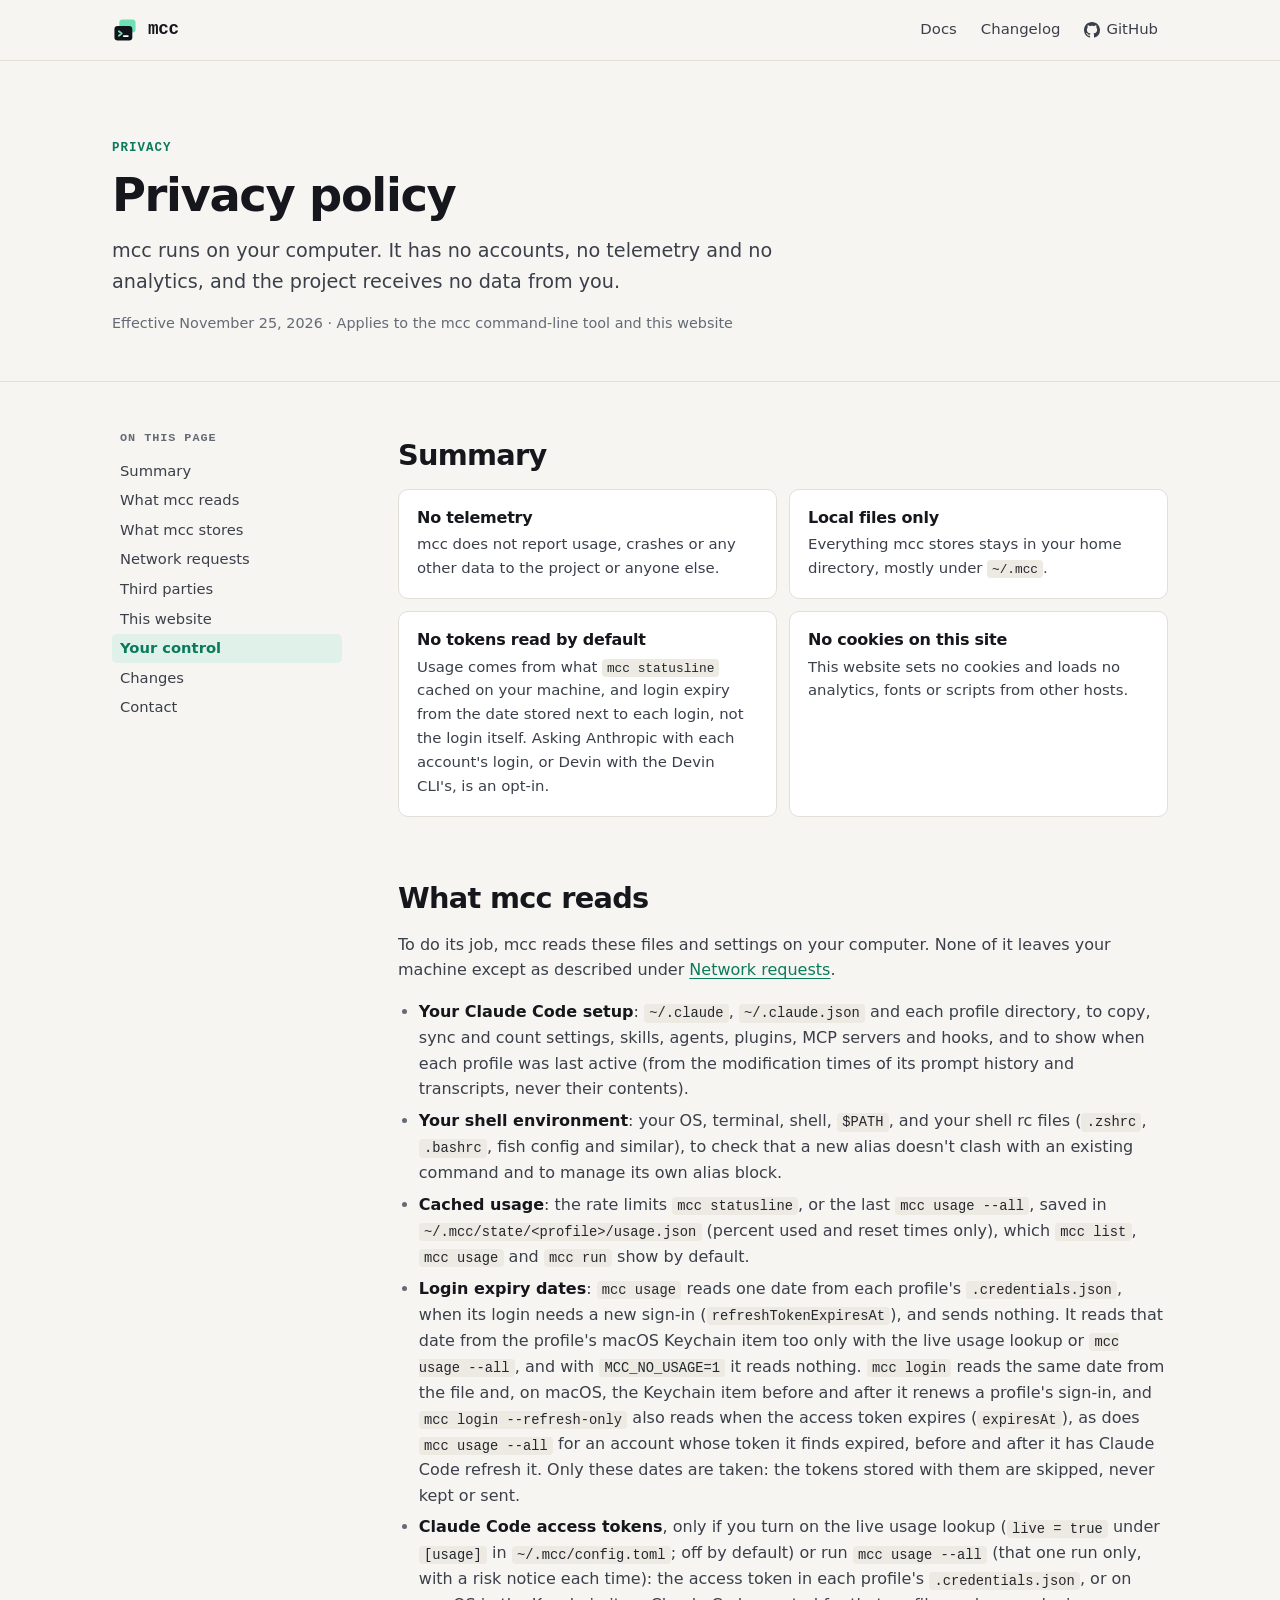
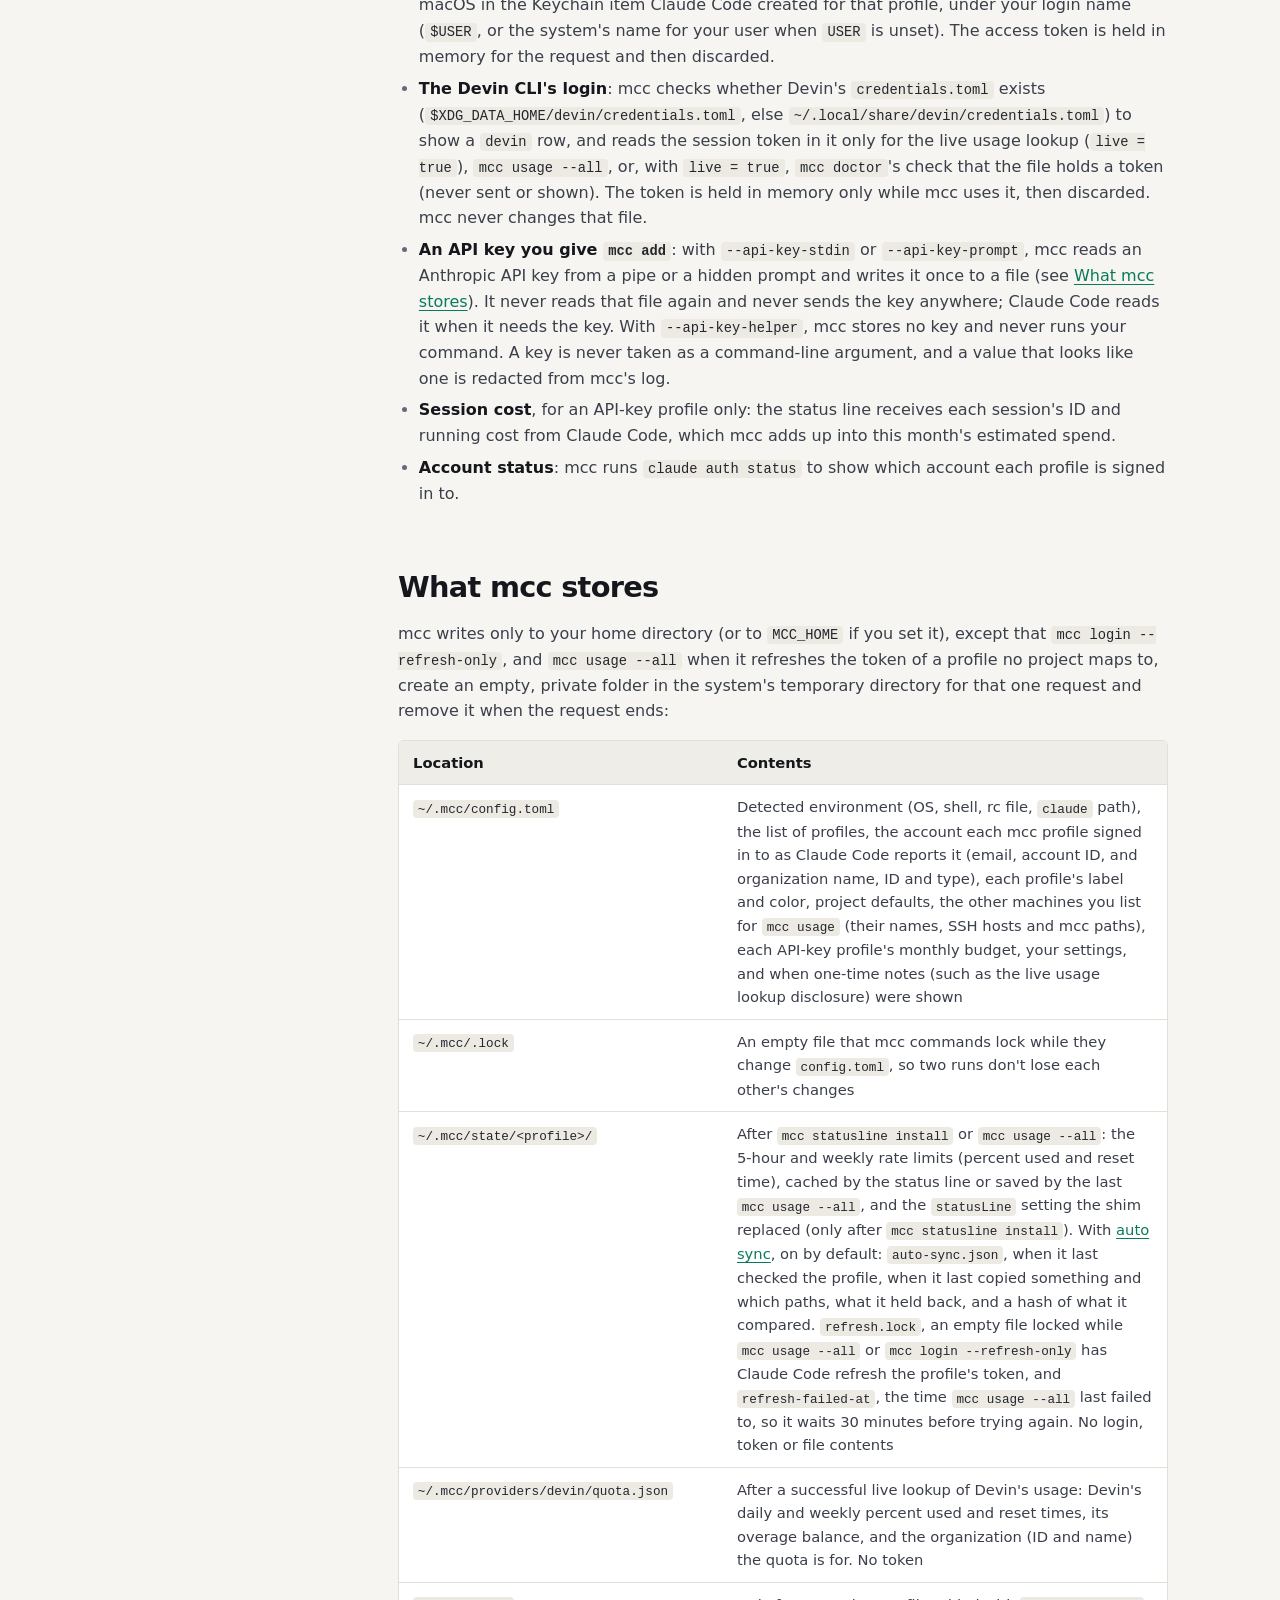
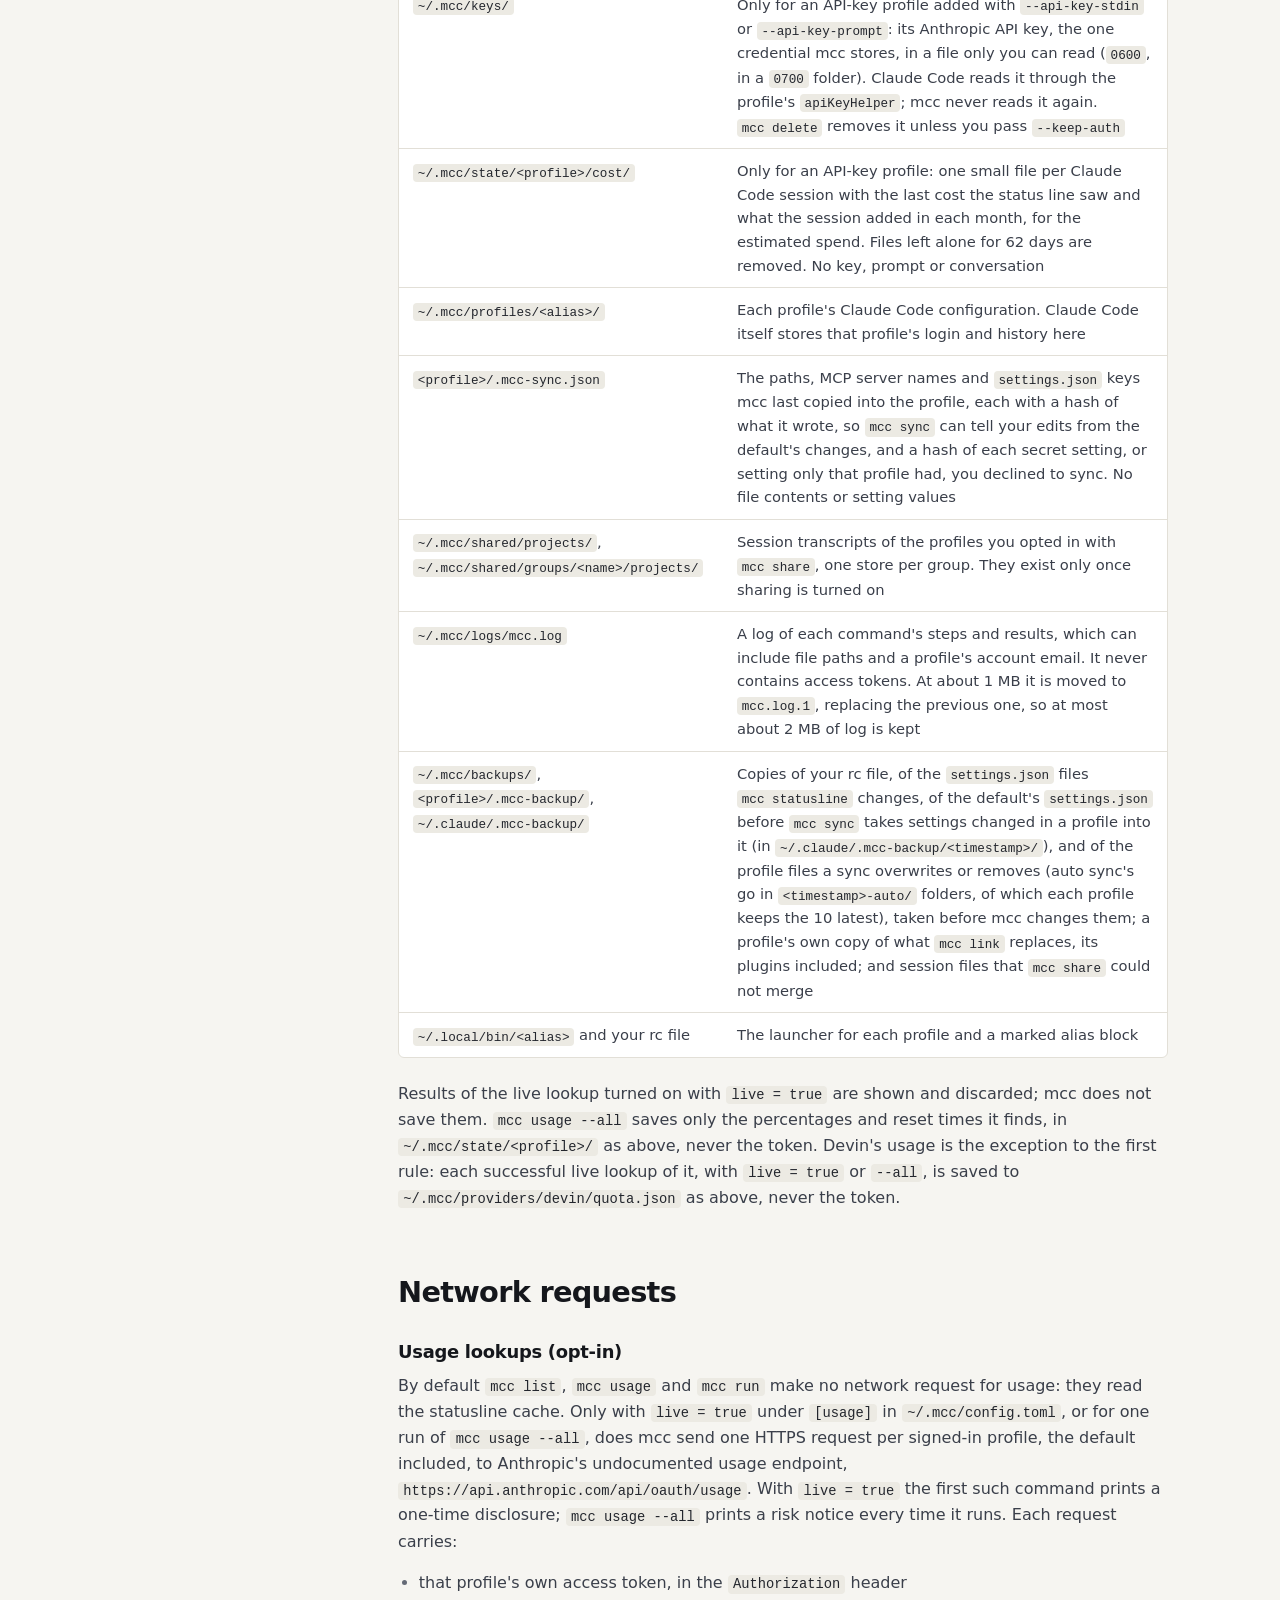
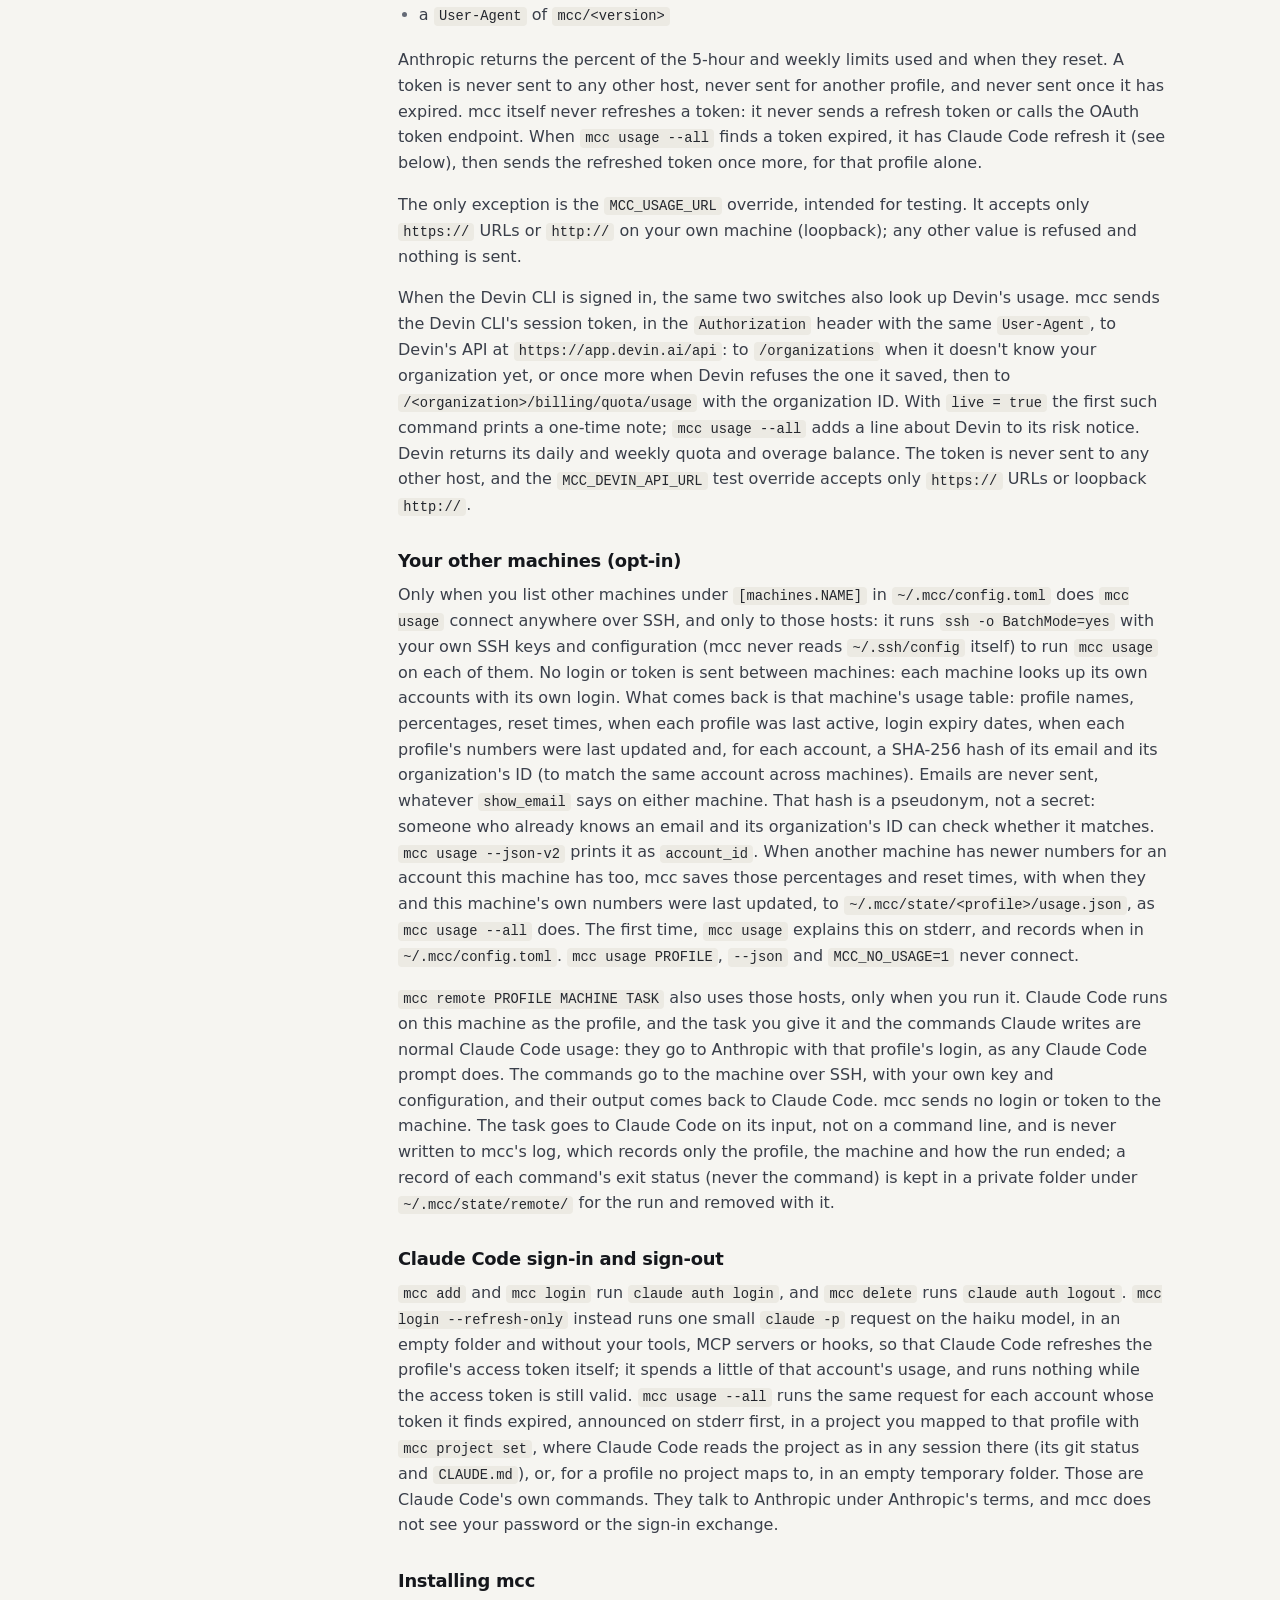
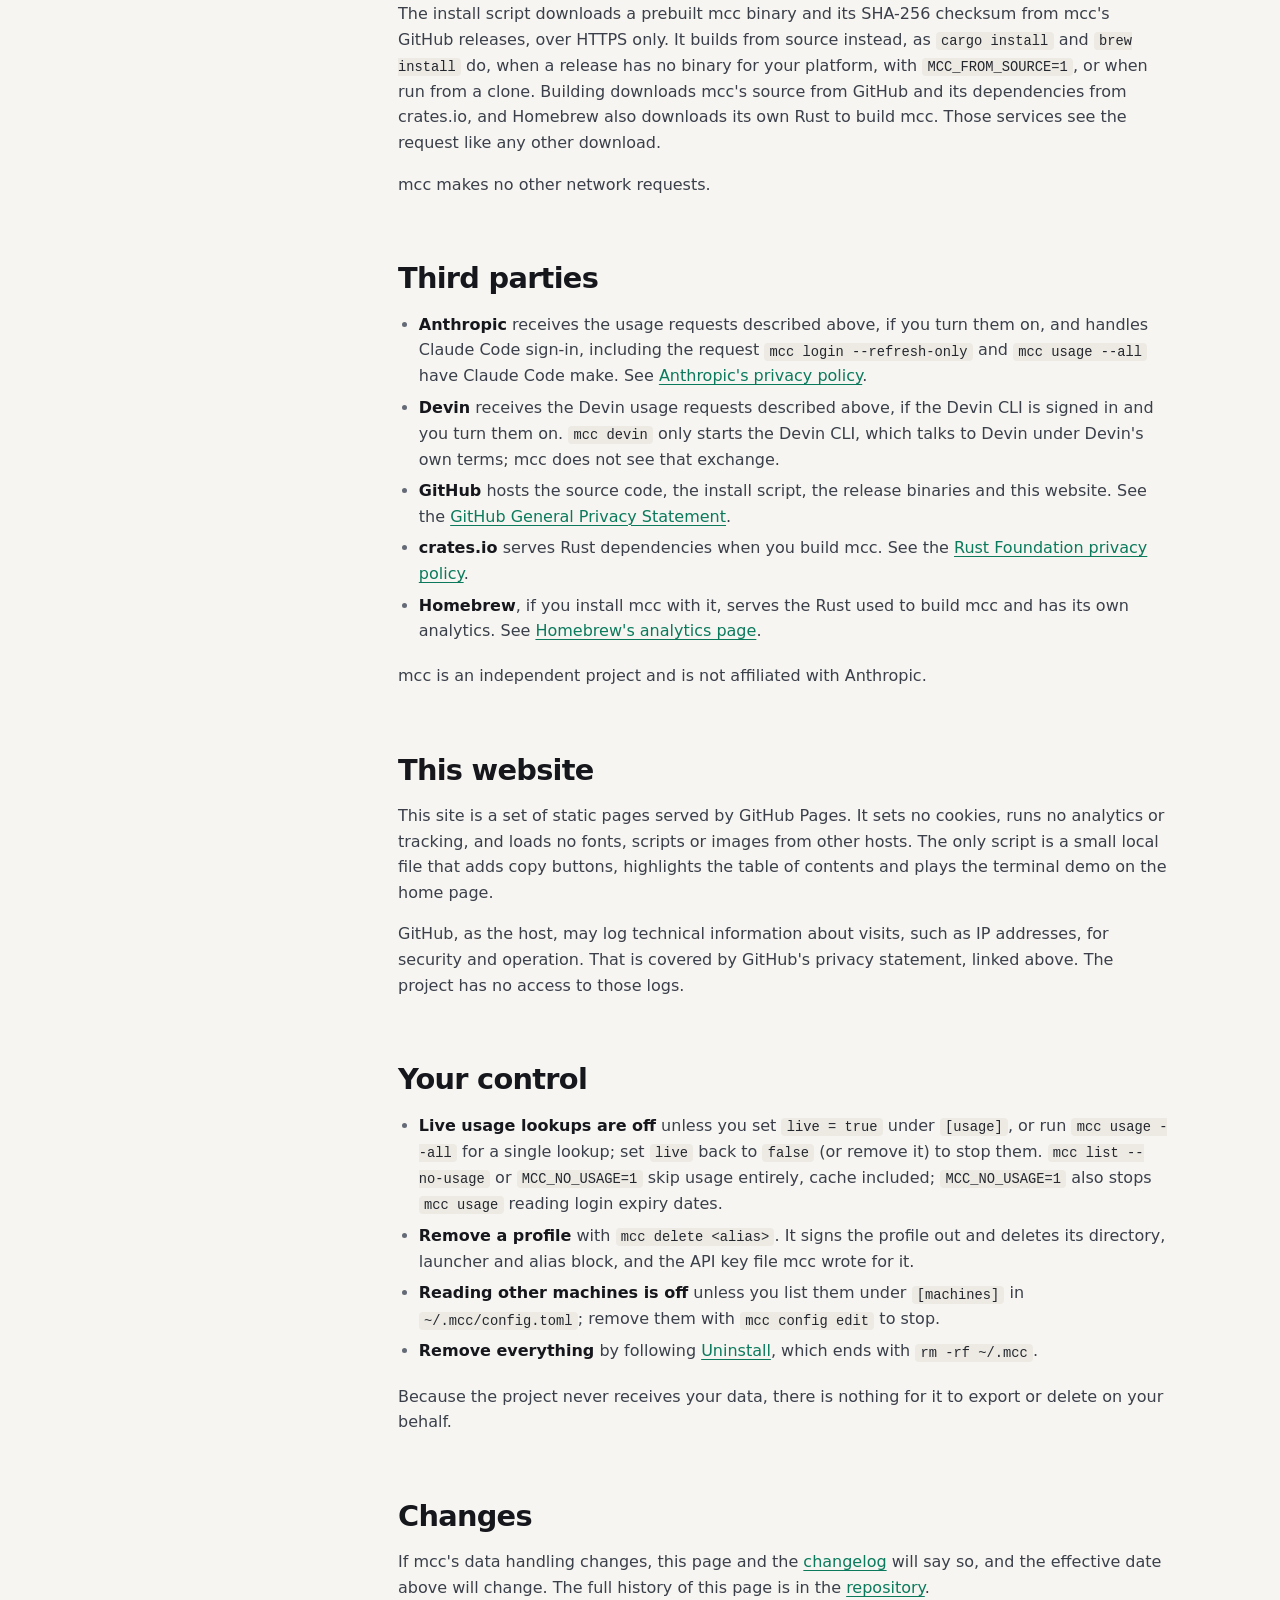
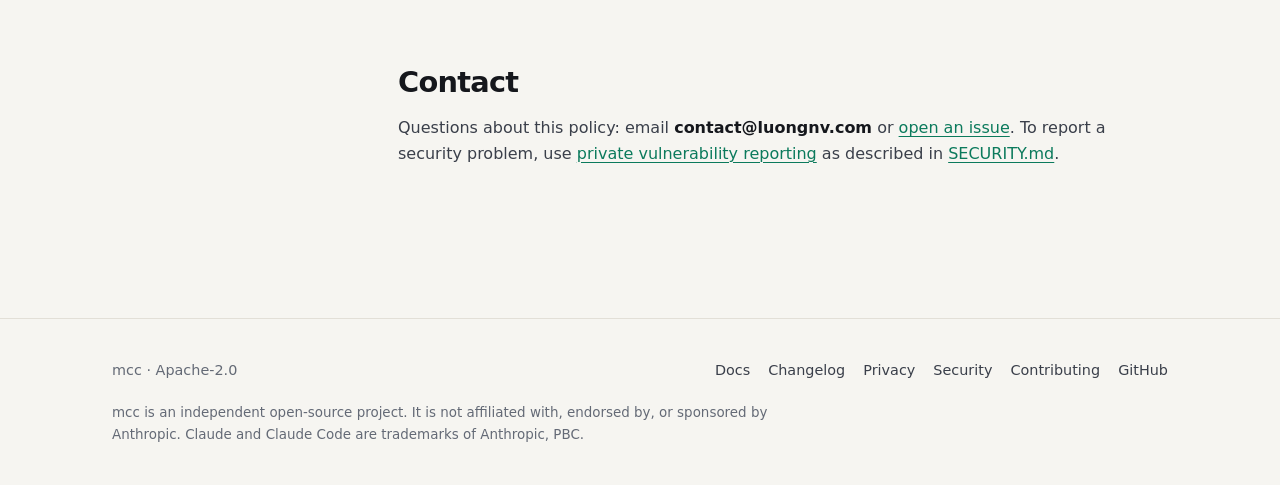
<file: docs/privacy.html>
<!doctype html>
<html lang="en">
<head>
  <meta charset="utf-8">
  <meta name="viewport" content="width=device-width, initial-scale=1, viewport-fit=cover">
  <title>Privacy — mcc</title>
  <meta name="description" content="What the mcc CLI and this website read, store and send. No telemetry, no analytics, no cookies.">
  <link rel="canonical" href="https://luongnv89.github.io/mcc/privacy.html">
  <meta property="og:type" content="article">
  <meta property="og:title" content="mcc privacy policy">
  <meta property="og:description" content="What mcc reads, stores and sends. No telemetry, no analytics, no cookies.">
  <meta property="og:url" content="https://luongnv89.github.io/mcc/privacy.html">
  <meta name="theme-color" content="#f6f5f1" media="(prefers-color-scheme: light)">
  <meta name="theme-color" content="#0d0f12" media="(prefers-color-scheme: dark)">
  <link rel="icon" href="assets/favicon.svg" type="image/svg+xml">
  <link rel="stylesheet" href="assets/site.css">
</head>
<body>
<a class="skip" href="#main">Skip to content</a>

<header class="site-header">
  <div class="wrap">
    <a class="brand" href="./" aria-label="mcc home">
      <svg viewBox="0 0 32 32" aria-hidden="true"><rect x="9" y="3" width="20" height="16" rx="4" fill="#6fe0b4"/><rect x="3" y="11" width="22" height="18" rx="4" fill="#101317"/><path d="M8.5 17.5l3.5 2.75-3.5 2.75" fill="none" stroke="#6fe0b4" stroke-width="2.2" stroke-linecap="round" stroke-linejoin="round"/><path d="M14.5 23.5h5" stroke="#fff" stroke-width="2.2" stroke-linecap="round"/></svg>
      mcc
    </a>
    <nav class="nav" aria-label="Main">
      <a href="docs.html">Docs</a>
      <a href="changelog.html">Changelog</a>
      <a class="nav-gh" href="https://github.com/luongnv89/mcc">
        <svg viewBox="0 0 16 16" fill="currentColor" aria-hidden="true"><path d="M8 0C3.58 0 0 3.58 0 8c0 3.54 2.29 6.53 5.47 7.59.4.07.55-.17.55-.38 0-.19-.01-.82-.01-1.49-2.01.37-2.53-.49-2.69-.94-.09-.23-.48-.94-.82-1.13-.28-.15-.68-.52-.01-.53.63-.01 1.08.58 1.23.82.72 1.21 1.87.87 2.33.66.07-.52.28-.87.51-1.07-1.78-.2-3.64-.89-3.64-3.95 0-.87.31-1.59.82-2.15-.08-.2-.36-1.02.08-2.12 0 0 .67-.21 2.2.82.64-.18 1.32-.27 2-.27.68 0 1.36.09 2 .27 1.53-1.04 2.2-.82 2.2-.82.44 1.1.16 1.92.08 2.12.51.56.82 1.27.82 2.15 0 3.07-1.87 3.75-3.65 3.95.29.25.54.73.54 1.48 0 1.07-.01 1.93-.01 2.2 0 .21.15.46.55.38A8.013 8.013 0 0016 8c0-4.42-3.58-8-8-8z"/></svg>
        GitHub
      </a>
    </nav>
  </div>
</header>

<main id="main">
  <div class="page-head">
    <div class="wrap">
      <span class="eyebrow">Privacy</span>
      <h1>Privacy policy</h1>
      <p class="lede">mcc runs on your computer. It has no accounts, no telemetry and no analytics, and the project receives no data from you.</p>
      <p class="meta">Effective November 25, 2026 · Applies to the mcc command-line tool and this website</p>
    </div>
  </div>

  <div class="wrap doc-layout">
    <aside class="toc" aria-label="On this page">
      <div class="toc-inner">
        <p class="toc-title">On this page</p>
        <ol>
          <li><a href="#summary">Summary</a></li>
          <li><a href="#reads">What mcc reads</a></li>
          <li><a href="#writes">What mcc stores</a></li>
          <li><a href="#network">Network requests</a></li>
          <li><a href="#third-parties">Third parties</a></li>
          <li><a href="#website">This website</a></li>
          <li><a href="#control">Your control</a></li>
          <li><a href="#changes">Changes</a></li>
          <li><a href="#contact">Contact</a></li>
        </ol>
      </div>
    </aside>

    <article class="prose">

      <section id="summary">
        <h2>Summary <a class="anchor" href="#summary" aria-label="Link to Summary">#</a></h2>
        <div class="summary-grid">
          <div class="card"><h3>No telemetry</h3><p>mcc does not report usage, crashes or any other data to the project or anyone else.</p></div>
          <div class="card"><h3>Local files only</h3><p>Everything mcc stores stays in your home directory, mostly under <code>~/.mcc</code>.</p></div>
          <div class="card"><h3>No tokens read by default</h3><p>Usage comes from what <code>mcc statusline</code> cached on your machine, and login expiry from the date stored next to each login, not the login itself. Asking Anthropic with each account's login, or Devin with the Devin CLI's, is an opt-in.</p></div>
          <div class="card"><h3>No cookies on this site</h3><p>This website sets no cookies and loads no analytics, fonts or scripts from other hosts.</p></div>
        </div>
      </section>

      <section id="reads">
        <h2>What mcc reads <a class="anchor" href="#reads" aria-label="Link to What mcc reads">#</a></h2>
        <p>To do its job, mcc reads these files and settings on your computer. None of it leaves your machine except as described under <a href="#network">Network requests</a>.</p>
        <ul>
          <li><strong>Your Claude Code setup</strong>: <code>~/.claude</code>, <code>~/.claude.json</code> and each profile directory, to copy, sync and count settings, skills, agents, plugins, MCP servers and hooks, and to show when each profile was last active (from the modification times of its prompt history and transcripts, never their contents).</li>
          <li><strong>Your shell environment</strong>: your OS, terminal, shell, <code>$PATH</code>, and your shell rc files (<code>.zshrc</code>, <code>.bashrc</code>, fish config and similar), to check that a new alias doesn't clash with an existing command and to manage its own alias block.</li>
          <li><strong>Cached usage</strong>: the rate limits <code>mcc statusline</code>, or the last <code>mcc usage --all</code>, saved in <code>~/.mcc/state/&lt;profile&gt;/usage.json</code> (percent used and reset times only), which <code>mcc list</code>, <code>mcc usage</code> and <code>mcc run</code> show by default.</li>
          <li><strong>Login expiry dates</strong>: <code>mcc usage</code> reads one date from each profile's <code>.credentials.json</code>, when its login needs a new sign-in (<code>refreshTokenExpiresAt</code>), and sends nothing. It reads that date from the profile's macOS Keychain item too only with the live usage lookup or <code>mcc usage --all</code>, and with <code>MCC_NO_USAGE=1</code> it reads nothing. <code>mcc login</code> reads the same date from the file and, on macOS, the Keychain item before and after it renews a profile's sign-in, and <code>mcc login --refresh-only</code> also reads when the access token expires (<code>expiresAt</code>), as does <code>mcc usage --all</code> for an account whose token it finds expired, before and after it has Claude Code refresh it. Only these dates are taken: the tokens stored with them are skipped, never kept or sent.</li>
          <li><strong>Claude Code access tokens</strong>, only if you turn on the live usage lookup (<code>live = true</code> under <code>[usage]</code> in <code>~/.mcc/config.toml</code>; off by default) or run <code>mcc usage --all</code> (that one run only, with a risk notice each time): the access token in each profile's <code>.credentials.json</code>, or on macOS in the Keychain item Claude Code created for that profile, under your login name (<code>$USER</code>, or the system's name for your user when <code>USER</code> is unset). The access token is held in memory for the request and then discarded.</li>
          <li><strong>The Devin CLI's login</strong>: mcc checks whether Devin's <code>credentials.toml</code> exists (<code>$XDG_DATA_HOME/devin/credentials.toml</code>, else <code>~/.local/share/devin/credentials.toml</code>) to show a <code>devin</code> row, and reads the session token in it only for the live usage lookup (<code>live = true</code>), <code>mcc usage --all</code>, or, with <code>live = true</code>, <code>mcc doctor</code>'s check that the file holds a token (never sent or shown). The token is held in memory only while mcc uses it, then discarded. mcc never changes that file.</li>
          <li><strong>An API key you give <code>mcc add</code></strong>: with <code>--api-key-stdin</code> or <code>--api-key-prompt</code>, mcc reads an Anthropic API key from a pipe or a hidden prompt and writes it once to a file (see <a href="#writes">What mcc stores</a>). It never reads that file again and never sends the key anywhere; Claude Code reads it when it needs the key. With <code>--api-key-helper</code>, mcc stores no key and never runs your command. A key is never taken as a command-line argument, and a value that looks like one is redacted from mcc's log.</li>
          <li><strong>Session cost</strong>, for an API-key profile only: the status line receives each session's ID and running cost from Claude Code, which mcc adds up into this month's estimated spend.</li>
          <li><strong>Account status</strong>: mcc runs <code>claude auth status</code> to show which account each profile is signed in to.</li>
        </ul>
      </section>

      <section id="writes">
        <h2>What mcc stores <a class="anchor" href="#writes" aria-label="Link to What mcc stores">#</a></h2>
        <p>mcc writes only to your home directory (or to <code>MCC_HOME</code> if you set it), except that <code>mcc login --refresh-only</code>, and <code>mcc usage --all</code> when it refreshes the token of a profile no project maps to, create an empty, private folder in the system's temporary directory for that one request and remove it when the request ends:</p>
        <div class="table-wrap"><table>
          <thead><tr><th>Location</th><th>Contents</th></tr></thead>
          <tbody>
            <tr><td><code>~/.mcc/config.toml</code></td><td>Detected environment (OS, shell, rc file, <code>claude</code> path), the list of profiles, the account each mcc profile signed in to as Claude Code reports it (email, account ID, and organization name, ID and type), each profile's label and color, project defaults, the other machines you list for <code>mcc usage</code> (their names, SSH hosts and mcc paths), each API-key profile's monthly budget, your settings, and when one-time notes (such as the live usage lookup disclosure) were shown</td></tr>
            <tr><td><code>~/.mcc/.lock</code></td><td>An empty file that mcc commands lock while they change <code>config.toml</code>, so two runs don't lose each other's changes</td></tr>
            <tr><td><code>~/.mcc/state/&lt;profile&gt;/</code></td><td>After <code>mcc statusline install</code> or <code>mcc usage --all</code>: the 5-hour and weekly rate limits (percent used and reset time), cached by the status line or saved by the last <code>mcc usage --all</code>, and the <code>statusLine</code> setting the shim replaced (only after <code>mcc statusline install</code>). With <a href="docs.html#auto-sync">auto sync</a>, on by default: <code>auto-sync.json</code>, when it last checked the profile, when it last copied something and which paths, what it held back, and a hash of what it compared. <code>refresh.lock</code>, an empty file locked while <code>mcc usage --all</code> or <code>mcc login --refresh-only</code> has Claude Code refresh the profile's token, and <code>refresh-failed-at</code>, the time <code>mcc usage --all</code> last failed to, so it waits 30 minutes before trying again. No login, token or file contents</td></tr>
            <tr><td><code>~/.mcc/providers/devin/quota.json</code></td><td>After a successful live lookup of Devin's usage: Devin's daily and weekly percent used and reset times, its overage balance, and the organization (ID and name) the quota is for. No token</td></tr>
            <tr><td><code>~/.mcc/keys/</code></td><td>Only for an API-key profile added with <code>--api-key-stdin</code> or <code>--api-key-prompt</code>: its Anthropic API key, the one credential mcc stores, in a file only you can read (<code>0600</code>, in a <code>0700</code> folder). Claude Code reads it through the profile's <code>apiKeyHelper</code>; mcc never reads it again. <code>mcc delete</code> removes it unless you pass <code>--keep-auth</code></td></tr>
            <tr><td><code>~/.mcc/state/&lt;profile&gt;/cost/</code></td><td>Only for an API-key profile: one small file per Claude Code session with the last cost the status line saw and what the session added in each month, for the estimated spend. Files left alone for 62 days are removed. No key, prompt or conversation</td></tr>
            <tr><td><code>~/.mcc/profiles/&lt;alias&gt;/</code></td><td>Each profile's Claude Code configuration. Claude Code itself stores that profile's login and history here</td></tr>
            <tr><td><code>&lt;profile&gt;/.mcc-sync.json</code></td><td>The paths, MCP server names and <code>settings.json</code> keys mcc last copied into the profile, each with a hash of what it wrote, so <code>mcc sync</code> can tell your edits from the default's changes, and a hash of each secret setting, or setting only that profile had, you declined to sync. No file contents or setting values</td></tr>
            <tr><td><code>~/.mcc/shared/projects/</code>, <code>~/.mcc/shared/groups/&lt;name&gt;/projects/</code></td><td>Session transcripts of the profiles you opted in with <code>mcc share</code>, one store per group. They exist only once sharing is turned on</td></tr>
            <tr><td><code>~/.mcc/logs/mcc.log</code></td><td>A log of each command's steps and results, which can include file paths and a profile's account email. It never contains access tokens. At about 1 MB it is moved to <code>mcc.log.1</code>, replacing the previous one, so at most about 2 MB of log is kept</td></tr>
            <tr><td><code>~/.mcc/backups/</code>, <code>&lt;profile&gt;/.mcc-backup/</code>, <code>~/.claude/.mcc-backup/</code></td><td>Copies of your rc file, of the <code>settings.json</code> files <code>mcc statusline</code> changes, of the default's <code>settings.json</code> before <code>mcc sync</code> takes settings changed in a profile into it (in <code>~/.claude/.mcc-backup/&lt;timestamp&gt;/</code>), and of the profile files a sync overwrites or removes (auto sync's go in <code>&lt;timestamp&gt;-auto/</code> folders, of which each profile keeps the 10 latest), taken before mcc changes them; a profile's own copy of what <code>mcc link</code> replaces, its plugins included; and session files that <code>mcc share</code> could not merge</td></tr>
            <tr><td><code>~/.local/bin/&lt;alias&gt;</code> and your rc file</td><td>The launcher for each profile and a marked alias block</td></tr>
          </tbody>
        </table></div>
        <p>Results of the live lookup turned on with <code>live = true</code> are shown and discarded; mcc does not save them. <code>mcc usage --all</code> saves only the percentages and reset times it finds, in <code>~/.mcc/state/&lt;profile&gt;/</code> as above, never the token. Devin's usage is the exception to the first rule: each successful live lookup of it, with <code>live = true</code> or <code>--all</code>, is saved to <code>~/.mcc/providers/devin/quota.json</code> as above, never the token.</p>
      </section>

      <section id="network">
        <h2>Network requests <a class="anchor" href="#network" aria-label="Link to Network requests">#</a></h2>
        <h3>Usage lookups (opt-in)</h3>
        <p>By default <code>mcc list</code>, <code>mcc usage</code> and <code>mcc run</code> make no network request for usage: they read the statusline cache. Only with <code>live = true</code> under <code>[usage]</code> in <code>~/.mcc/config.toml</code>, or for one run of <code>mcc usage --all</code>, does mcc send one HTTPS request per signed-in profile, the default included, to Anthropic's undocumented usage endpoint, <code>https://api.anthropic.com/api/oauth/usage</code>. With <code>live = true</code> the first such command prints a one-time disclosure; <code>mcc usage --all</code> prints a risk notice every time it runs. Each request carries:</p>
        <ul>
          <li>that profile's own access token, in the <code>Authorization</code> header</li>
          <li>a <code>User-Agent</code> of <code>mcc/&lt;version&gt;</code></li>
        </ul>
        <p>Anthropic returns the percent of the 5-hour and weekly limits used and when they reset. A token is never sent to any other host, never sent for another profile, and never sent once it has expired. mcc itself never refreshes a token: it never sends a refresh token or calls the OAuth token endpoint. When <code>mcc usage --all</code> finds a token expired, it has Claude Code refresh it (see below), then sends the refreshed token once more, for that profile alone.</p>
        <p>The only exception is the <code>MCC_USAGE_URL</code> override, intended for testing. It accepts only <code>https://</code> URLs or <code>http://</code> on your own machine (loopback); any other value is refused and nothing is sent.</p>
        <p>When the Devin CLI is signed in, the same two switches also look up Devin's usage. mcc sends the Devin CLI's session token, in the <code>Authorization</code> header with the same <code>User-Agent</code>, to Devin's API at <code>https://app.devin.ai/api</code>: to <code>/organizations</code> when it doesn't know your organization yet, or once more when Devin refuses the one it saved, then to <code>/&lt;organization&gt;/billing/quota/usage</code> with the organization ID. With <code>live = true</code> the first such command prints a one-time note; <code>mcc usage --all</code> adds a line about Devin to its risk notice. Devin returns its daily and weekly quota and overage balance. The token is never sent to any other host, and the <code>MCC_DEVIN_API_URL</code> test override accepts only <code>https://</code> URLs or loopback <code>http://</code>.</p>

        <h3>Your other machines (opt-in)</h3>
        <p>Only when you list other machines under <code>[machines.NAME]</code> in <code>~/.mcc/config.toml</code> does <code>mcc usage</code> connect anywhere over SSH, and only to those hosts: it runs <code>ssh -o BatchMode=yes</code> with your own SSH keys and configuration (mcc never reads <code>~/.ssh/config</code> itself) to run <code>mcc usage</code> on each of them. No login or token is sent between machines: each machine looks up its own accounts with its own login. What comes back is that machine's usage table: profile names, percentages, reset times, when each profile was last active, login expiry dates, when each profile's numbers were last updated and, for each account, a SHA-256 hash of its email and its organization's ID (to match the same account across machines). Emails are never sent, whatever <code>show_email</code> says on either machine. That hash is a pseudonym, not a secret: someone who already knows an email and its organization's ID can check whether it matches. <code>mcc usage --json-v2</code> prints it as <code>account_id</code>. When another machine has newer numbers for an account this machine has too, mcc saves those percentages and reset times, with when they and this machine's own numbers were last updated, to <code>~/.mcc/state/&lt;profile&gt;/usage.json</code>, as <code>mcc usage --all</code> does. The first time, <code>mcc usage</code> explains this on stderr, and records when in <code>~/.mcc/config.toml</code>. <code>mcc usage PROFILE</code>, <code>--json</code> and <code>MCC_NO_USAGE=1</code> never connect.</p>
        <p><code>mcc remote PROFILE MACHINE TASK</code> also uses those hosts, only when you run it. Claude Code runs on this machine as the profile, and the task you give it and the commands Claude writes are normal Claude Code usage: they go to Anthropic with that profile's login, as any Claude Code prompt does. The commands go to the machine over SSH, with your own key and configuration, and their output comes back to Claude Code. mcc sends no login or token to the machine. The task goes to Claude Code on its input, not on a command line, and is never written to mcc's log, which records only the profile, the machine and how the run ended; a record of each command's exit status (never the command) is kept in a private folder under <code>~/.mcc/state/remote/</code> for the run and removed with it.</p>

        <h3>Claude Code sign-in and sign-out</h3>
        <p><code>mcc add</code> and <code>mcc login</code> run <code>claude auth login</code>, and <code>mcc delete</code> runs <code>claude auth logout</code>. <code>mcc login --refresh-only</code> instead runs one small <code>claude -p</code> request on the haiku model, in an empty folder and without your tools, MCP servers or hooks, so that Claude Code refreshes the profile's access token itself; it spends a little of that account's usage, and runs nothing while the access token is still valid. <code>mcc usage --all</code> runs the same request for each account whose token it finds expired, announced on stderr first, in a project you mapped to that profile with <code>mcc project set</code>, where Claude Code reads the project as in any session there (its git status and <code>CLAUDE.md</code>), or, for a profile no project maps to, in an empty temporary folder. Those are Claude Code's own commands. They talk to Anthropic under Anthropic's terms, and mcc does not see your password or the sign-in exchange.</p>

        <h3>Installing mcc</h3>
        <p>The install script downloads a prebuilt mcc binary and its SHA-256 checksum from mcc's GitHub releases, over HTTPS only. It builds from source instead, as <code>cargo install</code> and <code>brew install</code> do, when a release has no binary for your platform, with <code>MCC_FROM_SOURCE=1</code>, or when run from a clone. Building downloads mcc's source from GitHub and its dependencies from crates.io, and Homebrew also downloads its own Rust to build mcc. Those services see the request like any other download.</p>
        <p>mcc makes no other network requests.</p>
      </section>

      <section id="third-parties">
        <h2>Third parties <a class="anchor" href="#third-parties" aria-label="Link to Third parties">#</a></h2>
        <ul>
          <li><strong>Anthropic</strong> receives the usage requests described above, if you turn them on, and handles Claude Code sign-in, including the request <code>mcc login --refresh-only</code> and <code>mcc usage --all</code> have Claude Code make. See <a href="https://www.anthropic.com/legal/privacy">Anthropic's privacy policy</a>.</li>
          <li><strong>Devin</strong> receives the Devin usage requests described above, if the Devin CLI is signed in and you turn them on. <code>mcc devin</code> only starts the Devin CLI, which talks to Devin under Devin's own terms; mcc does not see that exchange.</li>
          <li><strong>GitHub</strong> hosts the source code, the install script, the release binaries and this website. See the <a href="https://docs.github.com/en/site-policy/privacy-policies/github-general-privacy-statement">GitHub General Privacy Statement</a>.</li>
          <li><strong>crates.io</strong> serves Rust dependencies when you build mcc. See the <a href="https://foundation.rust-lang.org/policies/privacy-policy/">Rust Foundation privacy policy</a>.</li>
          <li><strong>Homebrew</strong>, if you install mcc with it, serves the Rust used to build mcc and has its own analytics. See <a href="https://docs.brew.sh/Analytics">Homebrew's analytics page</a>.</li>
        </ul>
        <p>mcc is an independent project and is not affiliated with Anthropic.</p>
      </section>

      <section id="website">
        <h2>This website <a class="anchor" href="#website" aria-label="Link to This website">#</a></h2>
        <p>This site is a set of static pages served by GitHub Pages. It sets no cookies, runs no analytics or tracking, and loads no fonts, scripts or images from other hosts. The only script is a small local file that adds copy buttons, highlights the table of contents and plays the terminal demo on the home page.</p>
        <p>GitHub, as the host, may log technical information about visits, such as IP addresses, for security and operation. That is covered by GitHub's privacy statement, linked above. The project has no access to those logs.</p>
      </section>

      <section id="control">
        <h2>Your control <a class="anchor" href="#control" aria-label="Link to Your control">#</a></h2>
        <ul>
          <li><strong>Live usage lookups are off</strong> unless you set <code>live = true</code> under <code>[usage]</code>, or run <code>mcc usage --all</code> for a single lookup; set <code>live</code> back to <code>false</code> (or remove it) to stop them. <code>mcc list --no-usage</code> or <code>MCC_NO_USAGE=1</code> skip usage entirely, cache included; <code>MCC_NO_USAGE=1</code> also stops <code>mcc usage</code> reading login expiry dates.</li>
          <li><strong>Remove a profile</strong> with <code>mcc delete &lt;alias&gt;</code>. It signs the profile out and deletes its directory, launcher and alias block, and the API key file mcc wrote for it.</li>
          <li><strong>Reading other machines is off</strong> unless you list them under <code>[machines]</code> in <code>~/.mcc/config.toml</code>; remove them with <code>mcc config edit</code> to stop.</li>
          <li><strong>Remove everything</strong> by following <a href="docs.html#uninstall">Uninstall</a>, which ends with <code>rm -rf ~/.mcc</code>.</li>
        </ul>
        <p>Because the project never receives your data, there is nothing for it to export or delete on your behalf.</p>
      </section>

      <section id="changes">
        <h2>Changes <a class="anchor" href="#changes" aria-label="Link to Changes">#</a></h2>
        <p>If mcc's data handling changes, this page and the <a href="changelog.html">changelog</a> will say so, and the effective date above will change. The full history of this page is in the <a href="https://github.com/luongnv89/mcc/commits/main/docs/privacy.html">repository</a>.</p>
      </section>

      <section id="contact">
        <h2>Contact <a class="anchor" href="#contact" aria-label="Link to Contact">#</a></h2>
        <p>Questions about this policy: email <strong>contact@luongnv.com</strong> or <a href="https://github.com/luongnv89/mcc/issues/new/choose">open an issue</a>. To report a security problem, use <a href="https://github.com/luongnv89/mcc/security/advisories/new">private vulnerability reporting</a> as described in <a href="https://github.com/luongnv89/mcc/blob/main/SECURITY.md">SECURITY.md</a>.</p>
      </section>

    </article>
  </div>
</main>

<footer class="site-footer">
  <div class="wrap">
    <div class="foot-top">
      <span>mcc · Apache-2.0</span>
      <nav class="foot-links" aria-label="Footer">
        <a href="docs.html">Docs</a>
        <a href="changelog.html">Changelog</a>
        <a href="privacy.html">Privacy</a>
        <a href="https://github.com/luongnv89/mcc/blob/main/SECURITY.md">Security</a>
        <a href="https://github.com/luongnv89/mcc/blob/main/CONTRIBUTING.md">Contributing</a>
        <a href="https://github.com/luongnv89/mcc">GitHub</a>
      </nav>
    </div>
    <p class="disclaimer">mcc is an independent open-source project. It is not affiliated with, endorsed by, or sponsored by Anthropic. Claude and Claude Code are trademarks of Anthropic, PBC.</p>
  </div>
</footer>

<script src="assets/site.js" defer></script>
</body>
</html>
</file>
<file: docs/assets/site.css>
/* mcc — site styles. No external fonts, scripts or trackers. */

:root {
  --bg: #f6f5f1;
  --surface: #ffffff;
  --surface-2: #efede7;
  --ink: #15171c;
  --ink-2: #3a3f4a;
  --muted: #646a76;
  --line: #e2dfd7;
  --line-strong: #cfcbc1;
  --accent: #0b7a5c;
  --accent-ink: #ffffff;
  --accent-soft: #e0f1ea;
  --code-bg: #eceae3;
  --code-ink: #23262d;
  --warn: #b45309;

  /* Terminal is dark in both themes. */
  --term-bg: #101317;
  --term-bar: #1a1e24;
  --term-ink: #d9dde3;
  --term-dim: #7d8592;
  --term-green: #4fd39b;
  --term-yellow: #e9c45a;
  --term-red: #f07a6c;
  --term-blue: #7cb7ff;
  --term-accent: #6fe0b4;

  --sans: ui-sans-serif, system-ui, -apple-system, "Segoe UI", Roboto, "Helvetica Neue", Arial, sans-serif;
  --mono: ui-monospace, "SF Mono", SFMono-Regular, "JetBrains Mono", Menlo, Consolas, "Liberation Mono", monospace;

  --radius: 10px;
  --radius-sm: 6px;
  --wrap: 1120px;
  --gutter: clamp(16px, 4vw, 32px);
  color-scheme: light;
}

@media (prefers-color-scheme: dark) {
  :root {
    --bg: #0d0f12;
    --surface: #14171c;
    --surface-2: #1a1e24;
    --ink: #ebe9e4;
    --ink-2: #c4c7cd;
    --muted: #949aa5;
    --line: #252930;
    --line-strong: #343943;
    --accent: #45d29f;
    --accent-ink: #06231a;
    --accent-soft: #12271f;
    --code-bg: #1c2027;
    --code-ink: #e3e5e9;
    --warn: #e9c45a;
    --term-bg: #0a0c0f;
    --term-bar: #14171c;
    color-scheme: dark;
  }
}

*, *::before, *::after { box-sizing: border-box; }

html { scroll-behavior: smooth; scroll-padding-top: 84px; -webkit-text-size-adjust: 100%; }
@media (prefers-reduced-motion: reduce) { html { scroll-behavior: auto; } }

body {
  margin: 0;
  background: var(--bg);
  color: var(--ink);
  font: 16px/1.6 var(--sans);
  -webkit-font-smoothing: antialiased;
  text-rendering: optimizeLegibility;
}

img, svg { max-width: 100%; }

a { color: var(--accent); text-underline-offset: 3px; text-decoration-thickness: 1px; }
a:hover { text-decoration-thickness: 2px; }
:focus-visible { outline: 2px solid var(--accent); outline-offset: 3px; border-radius: 4px; }

h1, h2, h3, h4 { color: var(--ink); line-height: 1.2; letter-spacing: -0.015em; margin: 0 0 0.5em; }
h1 { font-size: clamp(2.2rem, 5.2vw, 3.6rem); letter-spacing: -0.03em; font-weight: 700; }
h2 { font-size: clamp(1.6rem, 3.2vw, 2.25rem); letter-spacing: -0.025em; font-weight: 700; }
h3 { font-size: 1.15rem; font-weight: 650; }
p { margin: 0 0 1em; }

code, kbd, pre { font-family: var(--mono); font-size: 0.9em; }
:not(pre) > code {
  background: var(--code-bg);
  color: var(--code-ink);
  padding: 0.12em 0.38em;
  border-radius: 4px;
  font-size: 0.86em;
  overflow-wrap: anywhere;
}

.wrap { max-width: var(--wrap); margin: 0 auto; padding-inline: var(--gutter); }

.skip {
  position: absolute; left: -9999px; top: 8px;
  background: var(--ink); color: var(--bg); padding: 8px 12px; border-radius: 6px; z-index: 100;
}
.skip:focus { left: 8px; }

/* ---------- Header ---------- */

.site-header {
  position: sticky;
  top: env(safe-area-inset-top, 0px);
  z-index: 50;
  background: color-mix(in srgb, var(--bg) 86%, transparent);
  backdrop-filter: saturate(160%) blur(12px);
  -webkit-backdrop-filter: saturate(160%) blur(12px);
  border-bottom: 1px solid var(--line);
}
.site-header .wrap {
  display: flex; align-items: center; justify-content: space-between;
  gap: 16px; min-height: 60px; flex-wrap: wrap;
}
.brand {
  display: inline-flex; align-items: center; gap: 10px;
  color: var(--ink); text-decoration: none; font: 700 1.1rem/1 var(--mono); letter-spacing: -0.02em;
}
.brand svg { width: 26px; height: 26px; flex: none; }
.nav { display: flex; align-items: center; gap: 4px; flex-wrap: wrap; }
.nav a {
  color: var(--ink-2); text-decoration: none; font-size: 0.93rem; font-weight: 500;
  padding: 6px 10px; border-radius: var(--radius-sm);
}
.nav a:hover { background: var(--surface-2); color: var(--ink); }
.nav a[aria-current="page"] { color: var(--ink); background: var(--surface-2); }
.nav .nav-gh { display: inline-flex; align-items: center; gap: 6px; }
.nav .nav-gh svg { width: 16px; height: 16px; }

/* ---------- Buttons ---------- */

.btn {
  display: inline-flex; align-items: center; justify-content: center; gap: 8px;
  padding: 11px 18px; border-radius: 8px; font-weight: 600; font-size: 0.97rem;
  text-decoration: none; border: 1px solid transparent; cursor: pointer;
  transition: transform .12s ease, background-color .15s ease, border-color .15s ease;
}
.btn:active { transform: translateY(1px); }
.btn-primary { background: var(--accent); color: var(--accent-ink); }
.btn-primary:hover { background: color-mix(in srgb, var(--accent) 88%, var(--ink)); text-decoration: none; }
.btn-ghost { background: var(--surface); color: var(--ink); border-color: var(--line-strong); }
.btn-ghost:hover { border-color: var(--ink-2); text-decoration: none; }
.btn svg { width: 16px; height: 16px; }

/* ---------- Sections ---------- */

section { padding-block: clamp(56px, 9vw, 104px); }
.section-alt { background: var(--surface); border-block: 1px solid var(--line); }
.eyebrow {
  display: inline-block; font: 600 0.78rem/1 var(--mono); letter-spacing: 0.08em; text-transform: uppercase;
  color: var(--accent); margin-bottom: 14px;
}
.lede { font-size: clamp(1.05rem, 1.6vw, 1.2rem); color: var(--ink-2); max-width: 62ch; }
.section-head { max-width: 760px; margin-bottom: clamp(28px, 4vw, 48px); }

/* ---------- Hero ---------- */

.hero { padding-block: clamp(48px, 8vw, 96px) clamp(48px, 7vw, 88px); }
.hero-grid {
  display: grid; grid-template-columns: minmax(0, 1fr); gap: clamp(32px, 5vw, 56px); align-items: center;
}
@media (min-width: 980px) { .hero-grid { grid-template-columns: minmax(0, 0.95fr) minmax(0, 1.05fr); } }
.hero h1 { margin-bottom: 20px; }
.hero h1 .hl { color: var(--accent); }
.hero .lede { margin-bottom: 28px; }
.hero-release { margin: 0 0 18px; }
.cta-row { display: flex; flex-wrap: wrap; gap: 12px; margin-bottom: 28px; }
.trust {
  display: flex; flex-wrap: wrap; gap: 8px 18px; padding: 0; margin: 0; list-style: none;
  color: var(--muted); font-size: 0.88rem;
}
.trust li { display: inline-flex; align-items: center; gap: 7px; }
.trust li::before {
  content: ""; width: 6px; height: 6px; border-radius: 50%; background: var(--accent); flex: none;
}

/* ---------- Terminal ---------- */

.term {
  background: var(--term-bg); color: var(--term-ink);
  border-radius: var(--radius); border: 1px solid #22272f;
  box-shadow: 0 1px 0 rgba(255,255,255,.04) inset, 0 24px 60px -24px rgba(10,14,20,.45), 0 2px 8px rgba(10,14,20,.12);
  overflow: hidden; min-width: 0;
}
.term-bar {
  display: flex; align-items: center; gap: 8px; padding: 10px 14px;
  background: var(--term-bar); border-bottom: 1px solid #22272f;
}
.term-bar i { width: 11px; height: 11px; border-radius: 50%; background: #3a3f48; display: block; }
.term-bar span { margin-left: 8px; color: var(--term-dim); font: 12px/1 var(--mono); }
.term pre {
  margin: 0; padding: 18px 20px 20px; overflow-x: auto;
  font: 13px/1.62 var(--mono); white-space: pre; tab-size: 2;
}
.term .p { color: var(--term-dim); user-select: none; }
.term .c { color: var(--term-ink); font-weight: 600; }
.term .d { color: var(--term-dim); }
.term .g { color: var(--term-green); }
.term .y { color: var(--term-yellow); }
.term .r { color: var(--term-red); }
.term .b { color: var(--term-blue); }
.term .a { color: var(--term-accent); font-weight: 600; }
.term .w { color: #ffffff; font-weight: 600; }
.term .soft { white-space: pre-wrap; overflow-wrap: anywhere; }

/* Simulator: site.js replays each panel's transcript over its static <pre>,
   which stays what screen readers, no-JS and reduced-motion visitors get. */
.sim-panel { display: grid; gap: 16px; min-width: 0; }
.sim-panel[hidden] { display: none; }
.sim:not(.is-live) .sim-tabs { display: none; }
.sim:not(.is-live) .sim-panel + .sim-panel { margin-top: clamp(36px, 5vw, 56px); }

.sim-tabs {
  display: flex; gap: 4px; padding: 4px; margin: 0 0 22px; overflow-x: auto;
  background: var(--surface-2); border: 1px solid var(--line); border-radius: 12px;
  scrollbar-width: none;
}
.sim-tabs::-webkit-scrollbar { display: none; }
/* Narrow screens: every tab stays in sight, wrapped onto rows. */
@media (max-width: 899px) { .sim-tabs { flex-wrap: wrap; overflow-x: visible; } .sim-tab { flex: 1 1 auto; padding: 10px 12px; } }
.sim-tab {
  flex: 1 0 auto; display: inline-flex; align-items: center; justify-content: center; gap: 8px;
  padding: 10px 14px; border: 1px solid transparent; border-radius: 8px; background: none;
  color: var(--ink-2); font: 600 0.92rem/1 var(--sans); white-space: nowrap; cursor: pointer;
  transition: background-color .15s ease, color .15s ease;
}
.sim-tab svg { width: 17px; height: 17px; flex: none; color: var(--muted); }
.sim-tab:hover { color: var(--ink); background: color-mix(in srgb, var(--surface) 55%, transparent); }
.sim-tab[aria-selected="true"] {
  background: var(--surface); color: var(--ink); border-color: var(--line-strong);
  box-shadow: 0 1px 2px rgba(10,14,20,.08);
}
.sim-tab[aria-selected="true"] svg { color: var(--accent); }

.sim-cap { display: grid; gap: 14px 40px; grid-template-columns: minmax(0, 1fr); align-items: end; }
@media (min-width: 900px) { .sim-cap { grid-template-columns: minmax(0, 1fr) auto; } }
.sim-cap h3 { font-size: 1.3rem; margin: 0 0 6px; }
.sim-cap p { margin: 0; color: var(--ink-2); max-width: 64ch; }
.sim-snippet { margin: 12px 0 0; max-width: 22rem; }
.sim-facts { list-style: none; margin: 0; padding: 0; display: flex; flex-wrap: wrap; gap: 6px; }
@media (min-width: 900px) { .sim-facts { justify-content: flex-end; max-width: 26rem; } }
.sim-facts li {
  font-size: 0.84rem; line-height: 1.3; padding: 6px 10px; border-radius: 6px;
  border: 1px solid var(--line-strong); background: var(--surface); color: var(--ink-2);
}
.sim-facts li code { background: none; padding: 0; }
.sim-facts a { font-weight: 600; text-decoration: none; }
.sim-facts a::after { content: " \2192"; }
.sim-facts a:hover { text-decoration: underline; }

.sim-screen { position: relative; }
.sim.is-live .sim-screen { height: clamp(300px, 54vh, 440px); overflow: auto; overscroll-behavior-x: contain; }
.sim-screen pre { overflow: visible; width: max-content; min-width: 100%; }
.sim:not(.is-live) .sim-screen { overflow-x: auto; }
.sim-screen.is-playing > pre:not(.sim-play) {
  position: absolute; width: 1px; min-width: 0; height: 1px; padding: 0; overflow: hidden;
  clip-path: inset(50%); white-space: nowrap;
}
.sim .term { margin: 0; }
.sim-screen .soft { display: inline-block; max-width: min(100ch, calc(100vw - 80px)); vertical-align: top; }
.sim-caret {
  display: inline-block; width: 0.6em; height: 1.2em; margin-left: 1px; vertical-align: -0.25em;
  background: var(--term-accent); animation: sim-blink 1.1s steps(1) infinite;
}
@keyframes sim-blink { 50% { opacity: 0; } }

.sim-bar {
  display: flex; align-items: center; justify-content: space-between; gap: 10px;
  padding: 8px 10px; background: var(--term-bar); border-top: 1px solid #22272f;
}
.sim-btn {
  display: inline-flex; align-items: center; gap: 6px; cursor: pointer;
  background: #1f242c; color: #c9ced6; border: 1px solid #2f3540; border-radius: 6px;
  font: 600 12px/1 var(--sans); padding: 7px 10px;
}
.sim-btn:hover { background: #2a313b; color: #fff; }
.sim-btn:focus-visible { outline-color: var(--term-accent); }
.sim-btn[hidden] { display: none; }
.sim-next { margin-left: auto; }

/* ---------- Cards / grids ---------- */

.grid { display: grid; gap: 16px; grid-template-columns: minmax(0, 1fr); }
@media (min-width: 720px) { .grid-2 { grid-template-columns: repeat(2, minmax(0, 1fr)); } }
@media (min-width: 720px) { .grid-3 { grid-template-columns: repeat(3, minmax(0, 1fr)); } }

.card {
  background: var(--surface); border: 1px solid var(--line); border-radius: var(--radius);
  padding: 22px 22px 20px;
}
.section-alt .card { background: var(--bg); }
.card h3 { margin-bottom: 8px; }
.card p { color: var(--ink-2); margin: 0; font-size: 0.97rem; }
.card .tag {
  font: 600 0.72rem/1 var(--mono); letter-spacing: 0.06em; text-transform: uppercase;
  color: var(--muted); display: block; margin-bottom: 12px;
}

.costs { list-style: none; padding: 0; margin: 0; display: grid; gap: 0; border-top: 1px solid var(--line); }
.costs li {
  display: grid; grid-template-columns: minmax(0, 1fr); gap: 4px 32px;
  padding: 20px 0; border-bottom: 1px solid var(--line);
}
@media (min-width: 820px) { .costs li { grid-template-columns: minmax(0, 0.42fr) minmax(0, 0.58fr); } }
.costs strong { font-weight: 650; }
.costs span { color: var(--ink-2); }

.features { display: grid; gap: 14px; grid-template-columns: minmax(0, 1fr); }
@media (min-width: 760px) { .features { grid-template-columns: repeat(2, minmax(0, 1fr)); } }
@media (min-width: 1040px) { .features { grid-template-columns: repeat(3, minmax(0, 1fr)); } }
.feature { position: relative; }
.feature .icon {
  width: 36px; height: 36px; border-radius: 8px; display: grid; place-items: center;
  background: var(--accent-soft); color: var(--accent); margin-bottom: 14px;
}
.feature .icon svg { width: 19px; height: 19px; }
.feature-wide { border-style: dashed; grid-column: 1 / -1; }

.split { display: grid; gap: clamp(28px, 5vw, 56px); grid-template-columns: minmax(0, 1fr); align-items: center; }
@media (min-width: 980px) { .split { grid-template-columns: minmax(0, 0.8fr) minmax(0, 1.2fr); } }
.stack-head { display: grid; gap: 8px 48px; grid-template-columns: minmax(0, 1fr); margin-bottom: clamp(24px, 3vw, 36px); }
@media (min-width: 980px) { .stack-head { grid-template-columns: minmax(0, 0.9fr) minmax(0, 1.1fr); align-items: end; } }
.stack-head .checks { margin: 0; }
.checks { list-style: none; padding: 0; margin: 20px 0 0; display: grid; gap: 10px; }
.checks li { position: relative; padding-left: 26px; color: var(--ink-2); }
.checks li::before {
  content: ""; position: absolute; left: 0; top: 4px; width: 16px; height: 16px; border-radius: 4px;
  background: var(--accent-soft) url("data:image/svg+xml,%3Csvg xmlns='http://www.w3.org/2000/svg' viewBox='0 0 16 16'%3E%3Cpath d='M4 8.2l2.6 2.6L12 5.4' fill='none' stroke='%230b7a5c' stroke-width='2' stroke-linecap='round' stroke-linejoin='round'/%3E%3C/svg%3E") center/12px no-repeat;
}

/* Steps */
.steps { counter-reset: step; display: grid; gap: 16px; grid-template-columns: minmax(0, 1fr); }
@media (min-width: 900px) { .steps { grid-template-columns: repeat(3, minmax(0, 1fr)); } }
.step { counter-increment: step; display: flex; flex-direction: column; gap: 12px; }
.step-num {
  font: 600 0.8rem/1 var(--mono); color: var(--muted); display: flex; align-items: center; gap: 10px;
}
.step-num::before {
  content: counter(step); display: grid; place-items: center; width: 28px; height: 28px; border-radius: 50%;
  background: var(--ink); color: var(--bg); font-weight: 700;
}
.step p { margin: 0; color: var(--ink-2); }

/* Flow diagram */
.flow { display: grid; gap: 10px; grid-template-columns: minmax(0, 1fr); align-items: stretch; }
@media (min-width: 860px) { .flow { grid-template-columns: minmax(0,1fr) auto minmax(0,1fr) auto minmax(0,1fr); } }
.flow-node {
  background: var(--bg); border: 1px solid var(--line-strong); border-radius: var(--radius);
  padding: 16px 18px;
}
.flow-node .k { font: 600 0.72rem/1 var(--mono); letter-spacing: .06em; text-transform: uppercase; color: var(--muted); }
.flow-node > code { display: block; margin-top: 10px; background: none; padding: 0; font-size: 0.92rem; color: var(--ink); }
.flow-node p { margin: 8px 0 0; color: var(--ink-2); font-size: 0.92rem; }
.flow-arrow { display: grid; place-items: center; color: var(--muted); }
.flow-arrow svg { width: 22px; height: 22px; }
@media (max-width: 859px) { .flow-arrow svg { transform: rotate(90deg); } }

/* ---------- Code blocks with copy ---------- */

.code {
  position: relative; background: var(--term-bg); color: var(--term-ink);
  border-radius: var(--radius-sm); border: 1px solid #22272f; margin: 0 0 1.2em; min-width: 0;
}
.code pre { margin: 0; padding: 14px 56px 14px 16px; overflow-x: auto; font: 13.5px/1.6 var(--mono); }
.code .cm { color: var(--term-dim); }
.code .p { color: var(--term-dim); user-select: none; }
.copy {
  position: absolute; top: 8px; right: 8px;
  background: #1f242c; color: #c9ced6; border: 1px solid #2f3540; border-radius: 6px;
  font: 600 11.5px/1 var(--sans); padding: 6px 8px; cursor: pointer;
}
.copy:hover { background: #2a313b; color: #fff; }
.copy[data-copied] { color: var(--term-green); border-color: #2c5a46; }

.label { font: 600 0.8rem/1.3 var(--mono); color: var(--muted); margin: 0 0 8px; }

/* ---------- FAQ ---------- */

.faq { border-top: 1px solid var(--line); max-width: 860px; }
.faq details { border-bottom: 1px solid var(--line); }
.faq summary {
  list-style: none; cursor: pointer; padding: 20px 40px 20px 0; position: relative;
  font-weight: 600; font-size: 1.05rem;
}
.faq summary::-webkit-details-marker { display: none; }
.faq summary::after {
  content: ""; position: absolute; right: 6px; top: 50%; width: 10px; height: 10px; margin-top: -7px;
  border-right: 2px solid var(--muted); border-bottom: 2px solid var(--muted); transform: rotate(45deg);
  transition: transform .2s ease;
}
.faq details[open] summary::after { transform: rotate(-135deg); margin-top: -2px; }
.faq details > div { padding: 0 0 20px; color: var(--ink-2); max-width: 72ch; }
.faq details > div p:last-child { margin-bottom: 0; }

/* ---------- Final CTA ---------- */

.final { text-align: left; }
.final-box {
  background: var(--surface); border: 1px solid var(--line); border-radius: 14px;
  padding: clamp(24px, 4vw, 44px);
  display: grid; gap: clamp(24px, 4vw, 40px); grid-template-columns: minmax(0, 1fr);
}
@media (min-width: 940px) { .final-box { grid-template-columns: minmax(0, 0.8fr) minmax(0, 1.2fr); align-items: start; } }
.final-box .note { color: var(--muted); font-size: 0.9rem; margin-top: 14px; }

/* ---------- Landing page: example board, comparison, guarantees ---------- */

.sr-only {
  position: absolute; width: 1px; height: 1px; padding: 0; margin: -1px; overflow: hidden;
  clip-path: inset(50%); white-space: nowrap; border: 0;
}

.btn-ghost svg { color: var(--accent); }
.hero-cmd { max-width: 27rem; margin: 0 0 24px; }

/* Each command on the left starts the account on its right. */
.board {
  margin: 0; min-width: 0; background: var(--surface); border: 1px solid var(--line); border-radius: 14px;
  padding: clamp(14px, 2.2vw, 22px);
  box-shadow: 0 24px 60px -32px rgba(10,14,20,.35), 0 2px 8px rgba(10,14,20,.06);
}
.board-cap {
  display: flex; flex-wrap: wrap; justify-content: space-between; align-items: baseline; gap: 4px 12px;
  margin-bottom: 14px; color: var(--muted); font-size: 0.86rem;
}
.board-cap strong { font: 600 0.74rem/1.4 var(--mono); letter-spacing: 0.08em; text-transform: uppercase; }
.board-rows { list-style: none; margin: 0; padding: 0; display: grid; gap: 8px; }
.board-row { display: grid; grid-template-columns: minmax(0, 7.3rem) 20px minmax(0, 1fr); align-items: center; }
.board-row.is-remote { margin-top: 6px; padding-top: 14px; border-top: 1px dashed var(--line-strong); }
.board-cmd {
  justify-self: start; max-width: 100%; white-space: nowrap; overflow: hidden; text-overflow: ellipsis;
  font: 600 0.8rem/1 var(--mono); padding: 9px 9px; border-radius: 7px;
  background: var(--term-bg); color: var(--term-ink); border: 1px solid #22272f;
}
.board-cmd::before { content: "$ "; color: var(--term-dim); }
.board-via { font: 600 0.72rem/1.3 var(--mono); letter-spacing: 0.06em; text-transform: uppercase; color: var(--muted); }
.board-wire { position: relative; height: 1px; background: var(--line-strong); }
.board-wire::after {
  content: ""; position: absolute; right: 0; top: -3px; width: 6px; height: 6px;
  border-top: 1px solid var(--line-strong); border-right: 1px solid var(--line-strong); transform: rotate(45deg);
}
.is-remote .board-wire { background: none; border-top: 1px dashed var(--line-strong); }
.board-acct {
  display: grid; gap: 7px; padding: 10px 12px; min-width: 0; color: inherit; text-decoration: none;
  background: var(--bg); border: 1px solid var(--line); border-radius: var(--radius);
  transition: border-color .15s ease, transform .15s ease;
}
.board-acct:hover { border-color: var(--accent); text-decoration: none; }
.board-acct:active { transform: translateY(1px); }
.board-name { display: flex; flex-wrap: wrap; align-items: baseline; gap: 2px 8px; font: 650 0.92rem/1.3 var(--mono); }
.board-name small { font: 400 0.8rem/1.3 var(--sans); color: var(--muted); overflow-wrap: anywhere; }
.kind {
  margin-left: auto; font: 600 0.66rem/1 var(--mono); letter-spacing: 0.05em; text-transform: uppercase;
  padding: 4px 6px; border-radius: 4px; background: var(--accent-soft); color: var(--accent);
}
.gauge { display: grid; grid-template-columns: 2.9rem minmax(0, 1fr) 2.7rem; align-items: center; gap: 8px; font: 0.76rem/1 var(--mono); color: var(--muted); }
.gauge b { font-weight: 600; color: var(--ink); text-align: right; }
.meter { display: block; height: 7px; border-radius: 99px; background: var(--line); overflow: hidden; }
.meter i { display: block; height: 100%; width: calc(var(--v) * 1%); border-radius: inherit; background: var(--accent); }
.meter.is-warn i { background: var(--warn); }
@media (prefers-reduced-motion: no-preference) {
  /* One staggered fill on load; nothing else on the board moves. */
  .meter i { animation: meter-fill .9s cubic-bezier(.2,.7,.2,1) both; animation-delay: calc(var(--i, 0) * 70ms + 250ms); }
}
@keyframes meter-fill { from { width: 0; } }

/* Problem: three scenarios, then by hand against with mcc. */
.scenes { list-style: none; margin: 18px 0 0; padding: 0; display: flex; flex-wrap: wrap; gap: 8px; }
.scenes li {
  padding: 7px 12px; border-radius: 8px; border: 1px solid var(--line-strong);
  background: var(--bg); color: var(--ink-2); font-size: 0.93rem; font-weight: 500;
}
.compare-title { margin: 0 0 14px; }
.compare { border: 1px solid var(--line-strong); border-radius: var(--radius); background: var(--bg); overflow: hidden; }
.compare-head, .compare-rows li { display: grid; grid-template-columns: minmax(0, 1fr) 40px minmax(0, 1fr); align-items: center; }
.compare-head { background: var(--surface-2); font: 600 0.74rem/1 var(--mono); letter-spacing: 0.08em; text-transform: uppercase; }
.compare-head span { padding: 12px 18px; color: var(--muted); }
.compare-head .with { color: var(--accent); }
.compare-rows { list-style: none; margin: 0; padding: 0; }
.compare-rows li { border-top: 1px solid var(--line); }
.compare-rows .by, .compare-rows .with { padding: 14px 18px; min-width: 0; }
.compare-rows .by { color: var(--muted); }
.compare-rows .with { color: var(--ink); font-weight: 500; }
.compare-arrow { justify-self: center; width: 18px; height: 1px; background: var(--line-strong); position: relative; }
.compare-arrow::after {
  content: ""; position: absolute; right: 0; top: -3px; width: 6px; height: 6px;
  border-top: 1px solid var(--muted); border-right: 1px solid var(--muted); transform: rotate(45deg);
}
@media (max-width: 719px) {
  .compare-head { display: none; }
  .compare-rows li { grid-template-columns: minmax(0, 1fr); }
  .compare-rows .by { padding-bottom: 6px; }
  .compare-rows .with { padding-top: 6px; }
  .compare-arrow { display: none; }
  .compare-k { display: block; margin-bottom: 3px; font: 600 0.68rem/1.4 var(--mono); letter-spacing: 0.08em; text-transform: uppercase; color: var(--muted); }
  .compare-rows .with .compare-k { color: var(--accent); }
}
@media (min-width: 720px) {
  .compare-k { position: absolute; width: 1px; height: 1px; overflow: hidden; clip-path: inset(50%); white-space: nowrap; }
}

/* What mcc never does. */
.never { list-style: none; margin: clamp(28px, 4vw, 44px) 0 0; padding: 0; display: grid; gap: 12px; grid-template-columns: minmax(0, 1fr); }
@media (min-width: 640px) { .never { grid-template-columns: repeat(2, minmax(0, 1fr)); } }
@media (min-width: 1040px) { .never { grid-template-columns: repeat(4, minmax(0, 1fr)); } }
.never li {
  display: grid; grid-template-columns: 22px minmax(0, 1fr); gap: 12px; align-items: start;
  padding: 16px; border: 1px solid var(--line); border-radius: var(--radius); background: var(--surface);
}
.never svg { width: 22px; height: 22px; color: var(--accent); margin-top: 1px; }
.never strong { display: block; font-weight: 650; line-height: 1.3; margin-bottom: 4px; }
.never span { color: var(--ink-2); font-size: 0.93rem; }

/* How it works: what a clone carries. */
.how-block { margin-top: clamp(40px, 6vw, 64px); }
.how-block h3 { margin-bottom: 16px; }
.how-cta { margin: 28px 0 0; }
.carry { display: grid; gap: 10px; grid-template-columns: minmax(0, 1fr); }
@media (min-width: 860px) { .carry { grid-template-columns: minmax(0, 1.7fr) minmax(0, 0.8fr) minmax(0, 1fr); } }
.carry-col { background: var(--surface); border: 1px solid var(--line-strong); border-radius: var(--radius); padding: 16px 18px; }
.carry-col .k { font: 600 0.72rem/1 var(--mono); letter-spacing: .06em; text-transform: uppercase; color: var(--accent); }
.carry-col.is-never { border-style: dashed; background: none; }
.carry-col.is-never .k { color: var(--muted); }
.chips { list-style: none; margin: 12px 0 0; padding: 0; display: flex; flex-wrap: wrap; gap: 6px; }
.chips li { font: 0.84rem/1.3 var(--mono); padding: 5px 9px; border-radius: 6px; background: var(--code-bg); color: var(--code-ink); }
.is-never .chips li { background: none; border: 1px dashed var(--line-strong); color: var(--muted); }

.final-lede { margin-bottom: 22px; }
.final-cta, .final-last { margin-bottom: 0; }

/* ---------- Footer ---------- */

.site-footer { border-top: 1px solid var(--line); padding-block: 40px calc(40px + env(safe-area-inset-bottom, 0px)); color: var(--muted); font-size: 0.9rem; }
.site-footer .wrap { display: grid; gap: 20px; }
.foot-top { display: flex; flex-wrap: wrap; justify-content: space-between; gap: 16px; align-items: center; }
.foot-links { display: flex; flex-wrap: wrap; gap: 6px 18px; }
.foot-links a { color: var(--ink-2); text-decoration: none; }
.foot-links a:hover { color: var(--ink); text-decoration: underline; }
.disclaimer { max-width: 80ch; margin: 0; font-size: 0.84rem; }

/* ---------- Document pages (docs, changelog, privacy) ---------- */

.page-head { padding-block: clamp(40px, 6vw, 72px) clamp(20px, 3vw, 32px); border-bottom: 1px solid var(--line); }
.page-head h1 { font-size: clamp(2rem, 4.4vw, 2.9rem); margin-bottom: 12px; }
.page-head .lede { margin: 0; }
.meta { color: var(--muted); font-size: 0.9rem; margin-top: 14px; }

.doc-layout {
  display: grid; grid-template-columns: minmax(0, 1fr); gap: 40px;
  padding-block: clamp(28px, 4vw, 48px) clamp(56px, 8vw, 96px);
}
@media (min-width: 1000px) { .doc-layout { grid-template-columns: 230px minmax(0, 1fr); gap: 56px; } }

.toc { font-size: 0.92rem; }
.toc-inner { border: 1px solid var(--line); border-radius: var(--radius); background: var(--surface); padding: 16px 18px; }
@media (min-width: 1000px) {
  .toc-inner { position: sticky; top: 84px; max-height: calc(100vh - 104px); overflow-y: auto; border: 0; background: none; padding: 0; }
}
.toc-title { font: 600 0.74rem/1.4 var(--mono); letter-spacing: .08em; text-transform: uppercase; color: var(--muted); margin: 0 0 10px; padding-left: 8px; }
.toc ol { list-style: none; margin: 0; padding: 0; display: grid; gap: 1px; }
.toc ol ol { padding-left: 12px; margin: 2px 0 6px; border-left: 1px solid var(--line); }
.toc a {
  display: block; padding: 4px 8px; border-radius: 5px; color: var(--ink-2); text-decoration: none; line-height: 1.4;
}
.toc a:hover { color: var(--ink); background: var(--surface-2); }
.toc a.active { color: var(--accent); background: var(--accent-soft); font-weight: 600; }
@media (max-width: 999px) {
  .toc ol ol { display: none; }
  .toc ol { grid-template-columns: repeat(auto-fill, minmax(160px, 1fr)); }
}

.prose { max-width: 780px; min-width: 0; }
.prose > section { padding: 0; margin: 0 0 56px; }
.prose h2 { font-size: clamp(1.45rem, 2.6vw, 1.8rem); padding-top: 8px; margin-bottom: 16px; }
.prose h3 { font-size: 1.12rem; margin-top: 32px; margin-bottom: 10px; }
.prose h3 code, .prose h2 code { font-size: 0.9em; background: none; padding: 0; }
.prose p, .prose li { color: var(--ink-2); }
.prose ul, .prose ol { padding-left: 1.3em; margin: 0 0 1.2em; }
.prose li { margin-bottom: 6px; }
.prose li::marker { color: var(--muted); }
.prose strong { color: var(--ink); }
.prose hr { border: 0; border-top: 1px solid var(--line); margin: 40px 0; }
.anchor { color: var(--line-strong); text-decoration: none; margin-left: 8px; font-weight: 400; opacity: 0; transition: opacity .15s; }
.prose h2:hover .anchor, .prose h3:hover .anchor, .anchor:focus { opacity: 1; }

.table-wrap { overflow-x: auto; margin: 0 0 1.4em; border: 1px solid var(--line); border-radius: var(--radius-sm); background: var(--surface); }
table { border-collapse: collapse; width: 100%; font-size: 0.92rem; }
th, td { text-align: left; padding: 10px 14px; border-bottom: 1px solid var(--line); vertical-align: top; }
th { font-weight: 600; color: var(--ink); background: var(--surface-2); white-space: nowrap; }
tr:last-child td { border-bottom: 0; }
td { color: var(--ink-2); }
td code { white-space: nowrap; }

.callout {
  border: 1px solid var(--line); border-left: 3px solid var(--accent); background: var(--surface);
  border-radius: var(--radius-sm); padding: 14px 16px; margin: 0 0 1.4em; color: var(--ink-2);
  overflow-wrap: anywhere;
}
.callout p:last-child { margin-bottom: 0; }
.callout strong { color: var(--ink); }

.synopsis {
  font: 600 0.95rem/1.5 var(--mono); color: var(--ink); background: var(--surface);
  border: 1px solid var(--line); border-radius: var(--radius-sm); padding: 10px 14px; margin: 0 0 1em;
  overflow-x: auto; white-space: nowrap;
}

/* Changelog */
.release { border: 1px solid var(--line); border-radius: var(--radius); background: var(--surface); padding: clamp(20px, 3vw, 32px); margin-bottom: 28px; }
.release-head { display: flex; flex-wrap: wrap; align-items: baseline; gap: 10px 14px; margin-bottom: 18px; }
.release-head h2 { margin: 0; font: 700 1.6rem/1.1 var(--mono); letter-spacing: -0.02em; padding: 0; }
.pill {
  font: 600 0.74rem/1 var(--mono); letter-spacing: .04em; text-transform: uppercase;
  padding: 5px 8px; border-radius: 999px; background: var(--accent-soft); color: var(--accent);
}
.pill-muted { background: var(--surface-2); color: var(--muted); }
.pill-link {
  display: inline-flex; align-items: center; gap: 8px; padding: 4px 10px 4px 4px;
  text-transform: none; letter-spacing: 0; text-decoration: none;
  border: 1px solid color-mix(in srgb, var(--accent) 30%, transparent);
}
.pill-link:hover { border-color: var(--accent); text-decoration: none; }
.pill-tag { padding: 3px 7px; border-radius: 999px; background: var(--accent); color: var(--accent-ink); }
.release h3 { font: 600 0.8rem/1 var(--mono); letter-spacing: .08em; text-transform: uppercase; color: var(--muted); margin: 26px 0 12px; }
.release h3:first-of-type { margin-top: 0; }
.release ul { margin: 0; }
.release li { margin-bottom: 10px; }
.ref { font: 0.82rem var(--mono); white-space: nowrap; }

/* Privacy summary */
.summary-grid { display: grid; gap: 12px; grid-template-columns: minmax(0, 1fr); margin: 0 0 40px; }
@media (min-width: 720px) { .summary-grid { grid-template-columns: repeat(2, minmax(0, 1fr)); } }
.summary-grid .card { padding: 18px; }
.summary-grid .card h3 { font-size: 1rem; margin: 0 0 6px; }
.summary-grid .card p { font-size: 0.93rem; }
</file>
